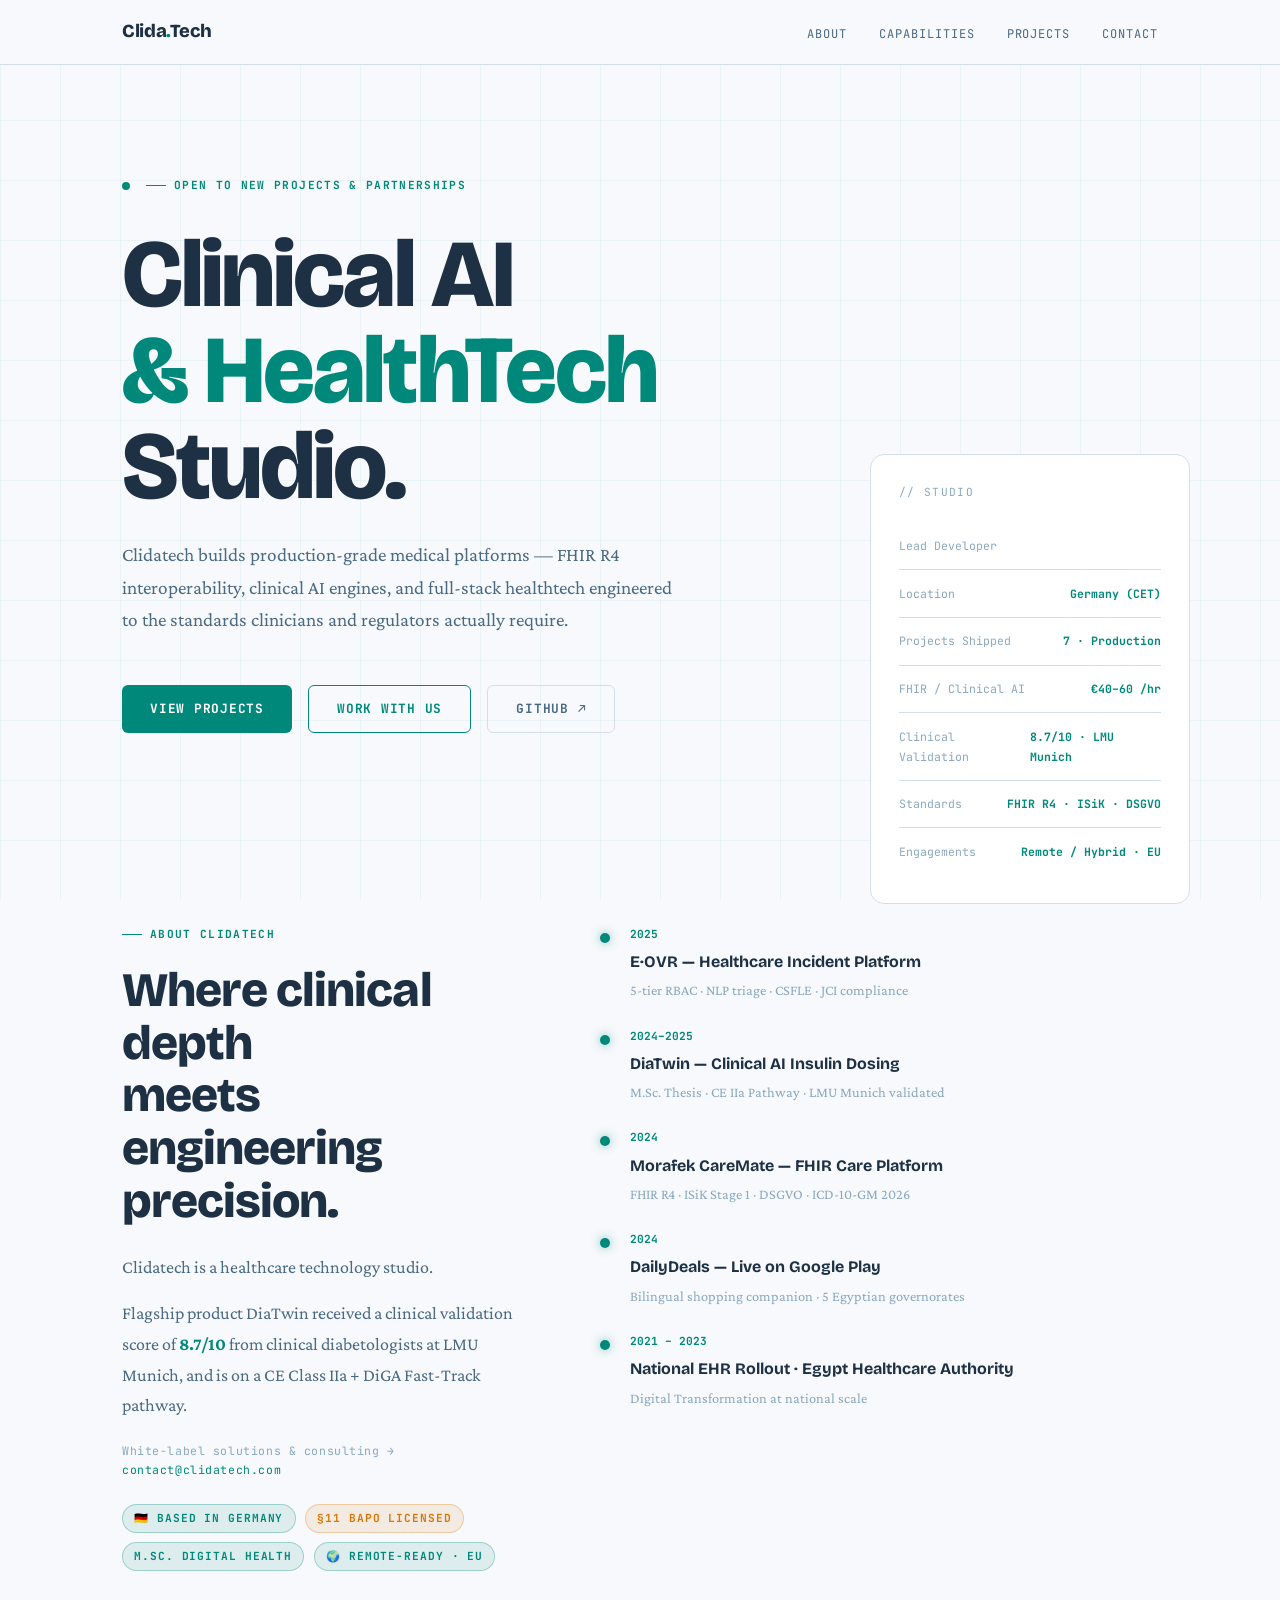
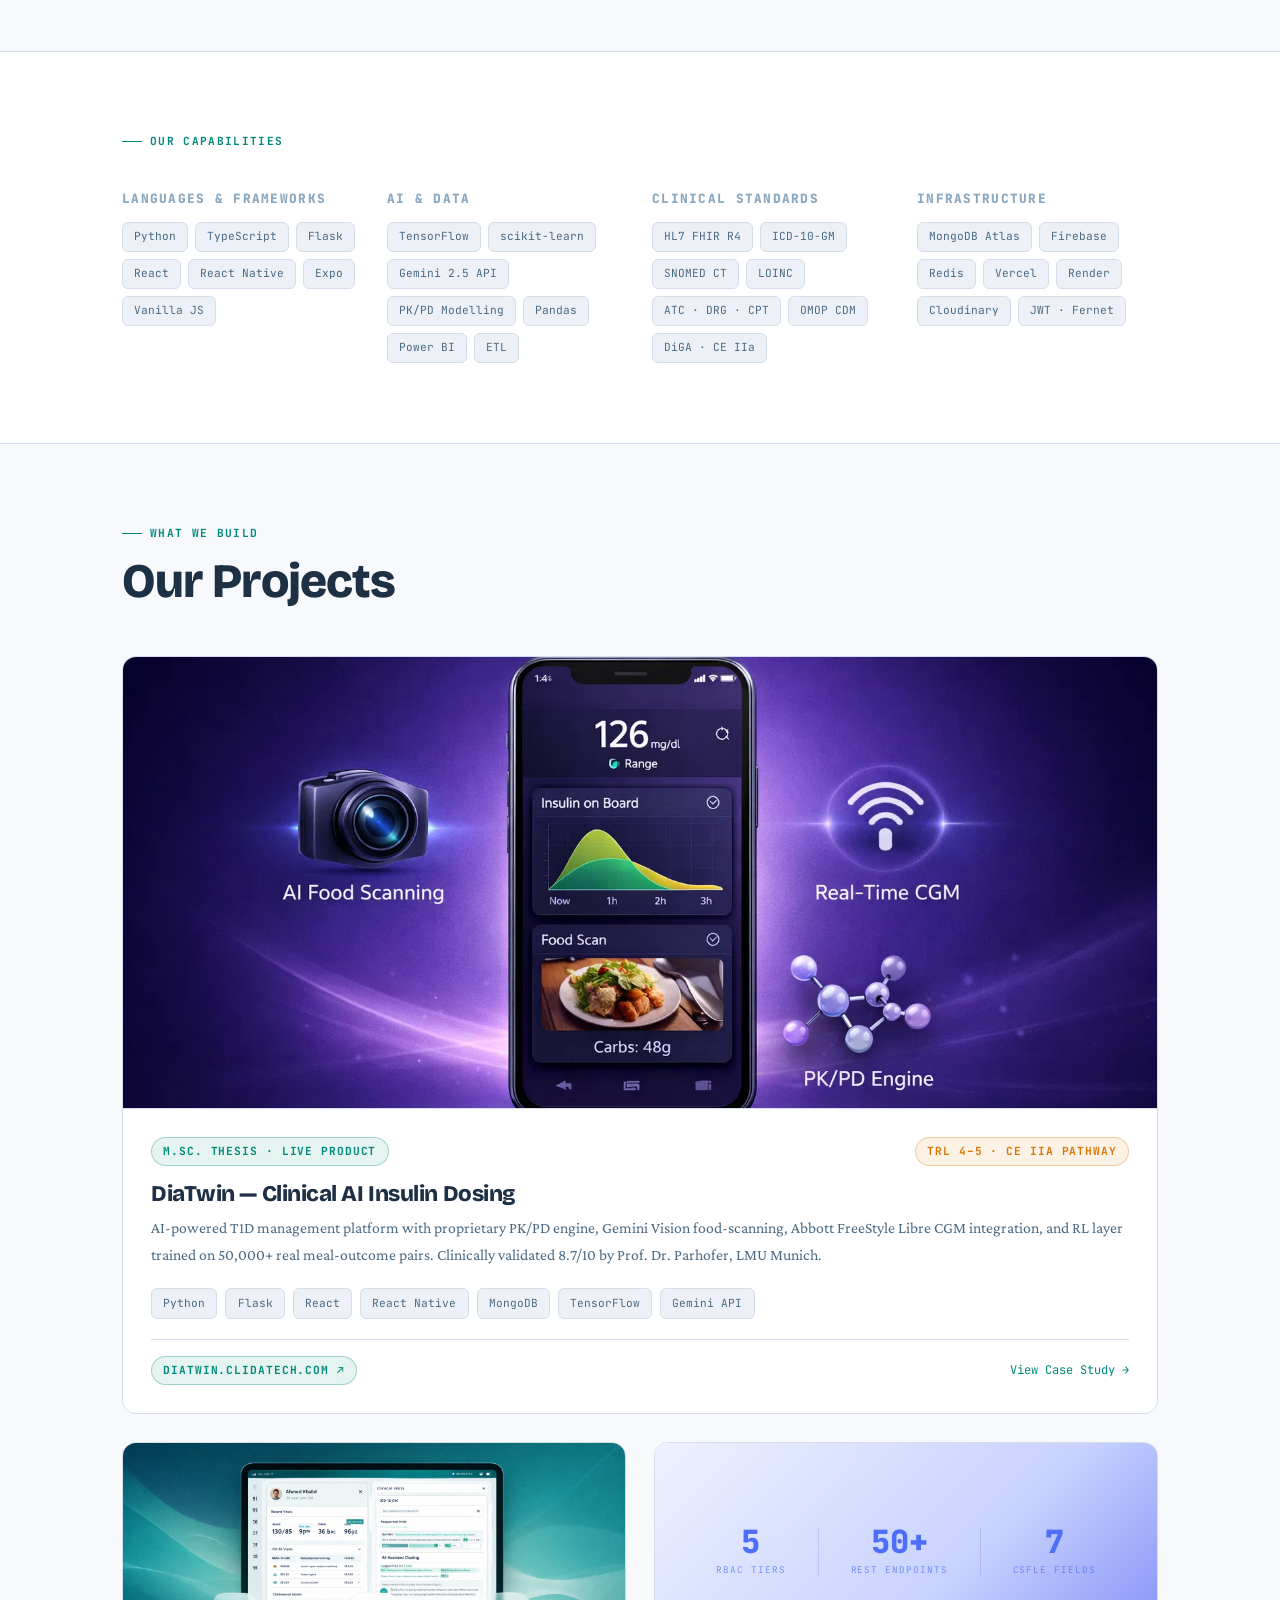
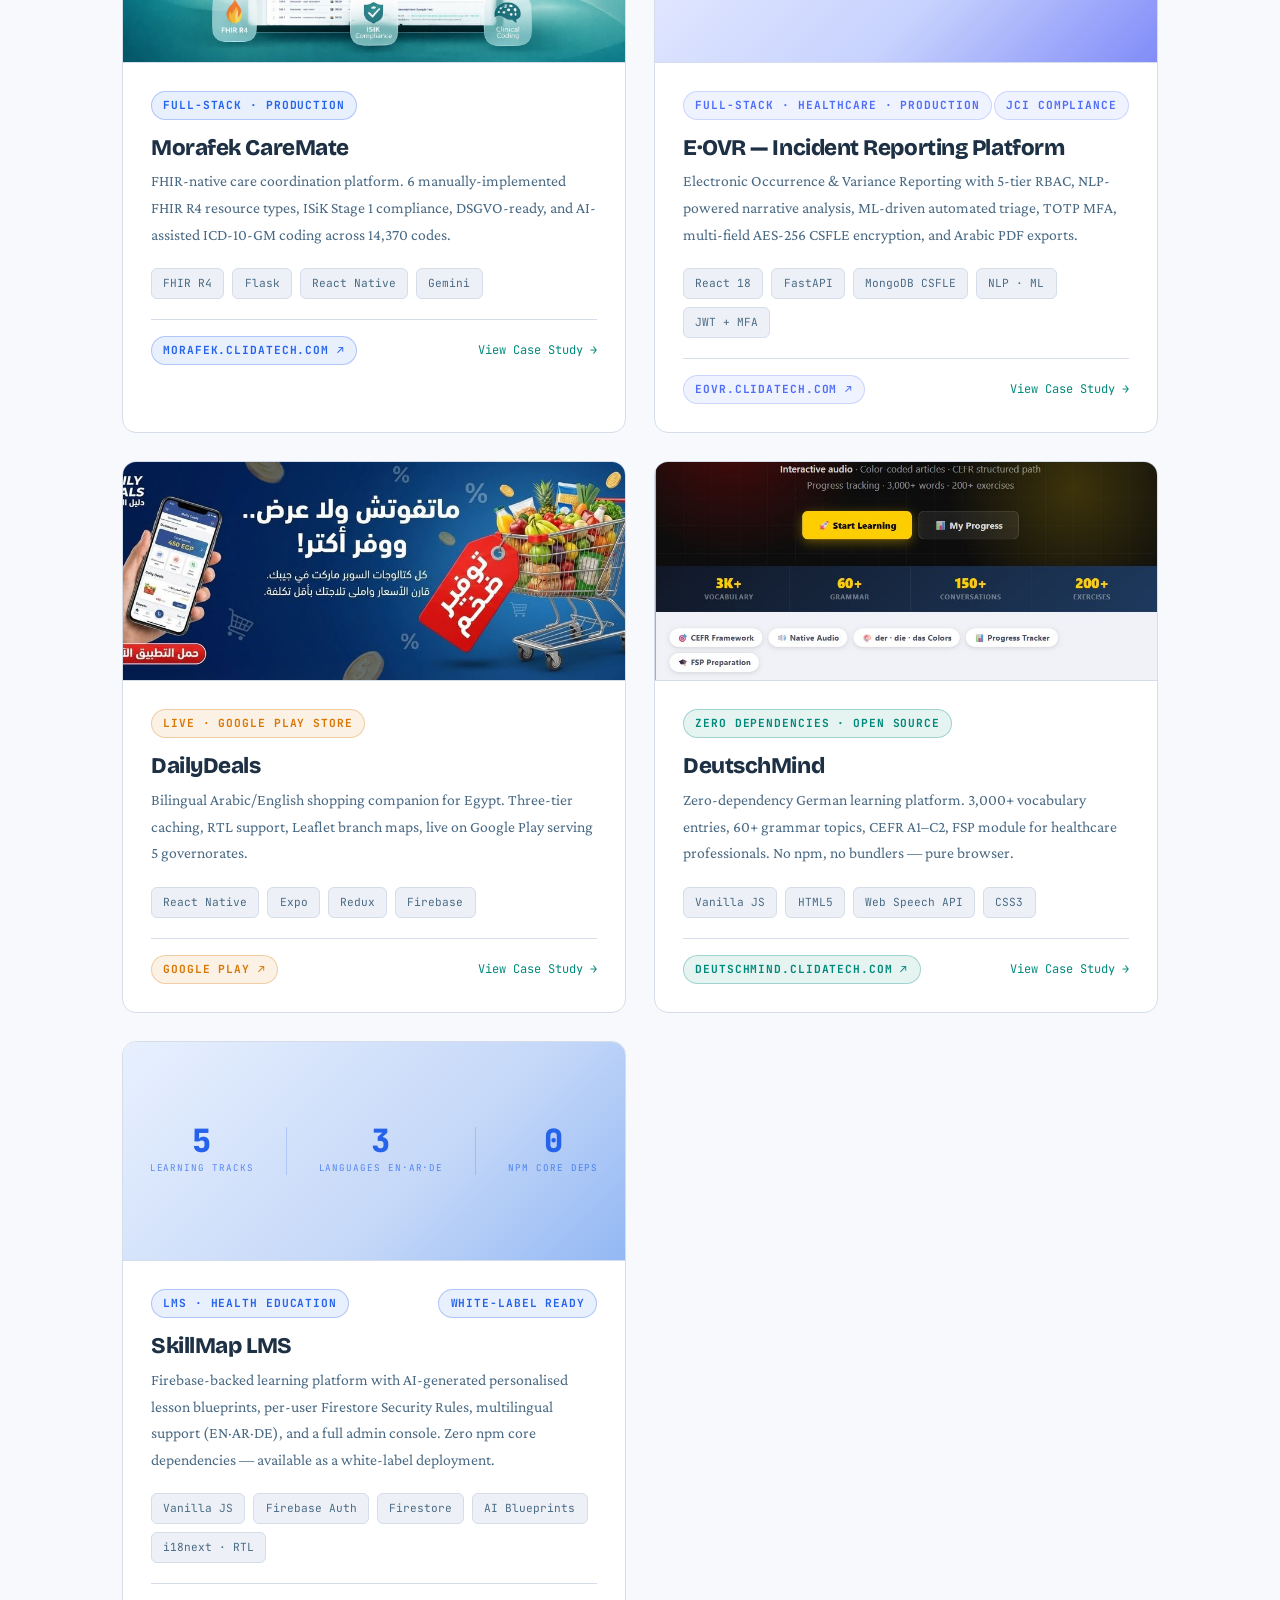
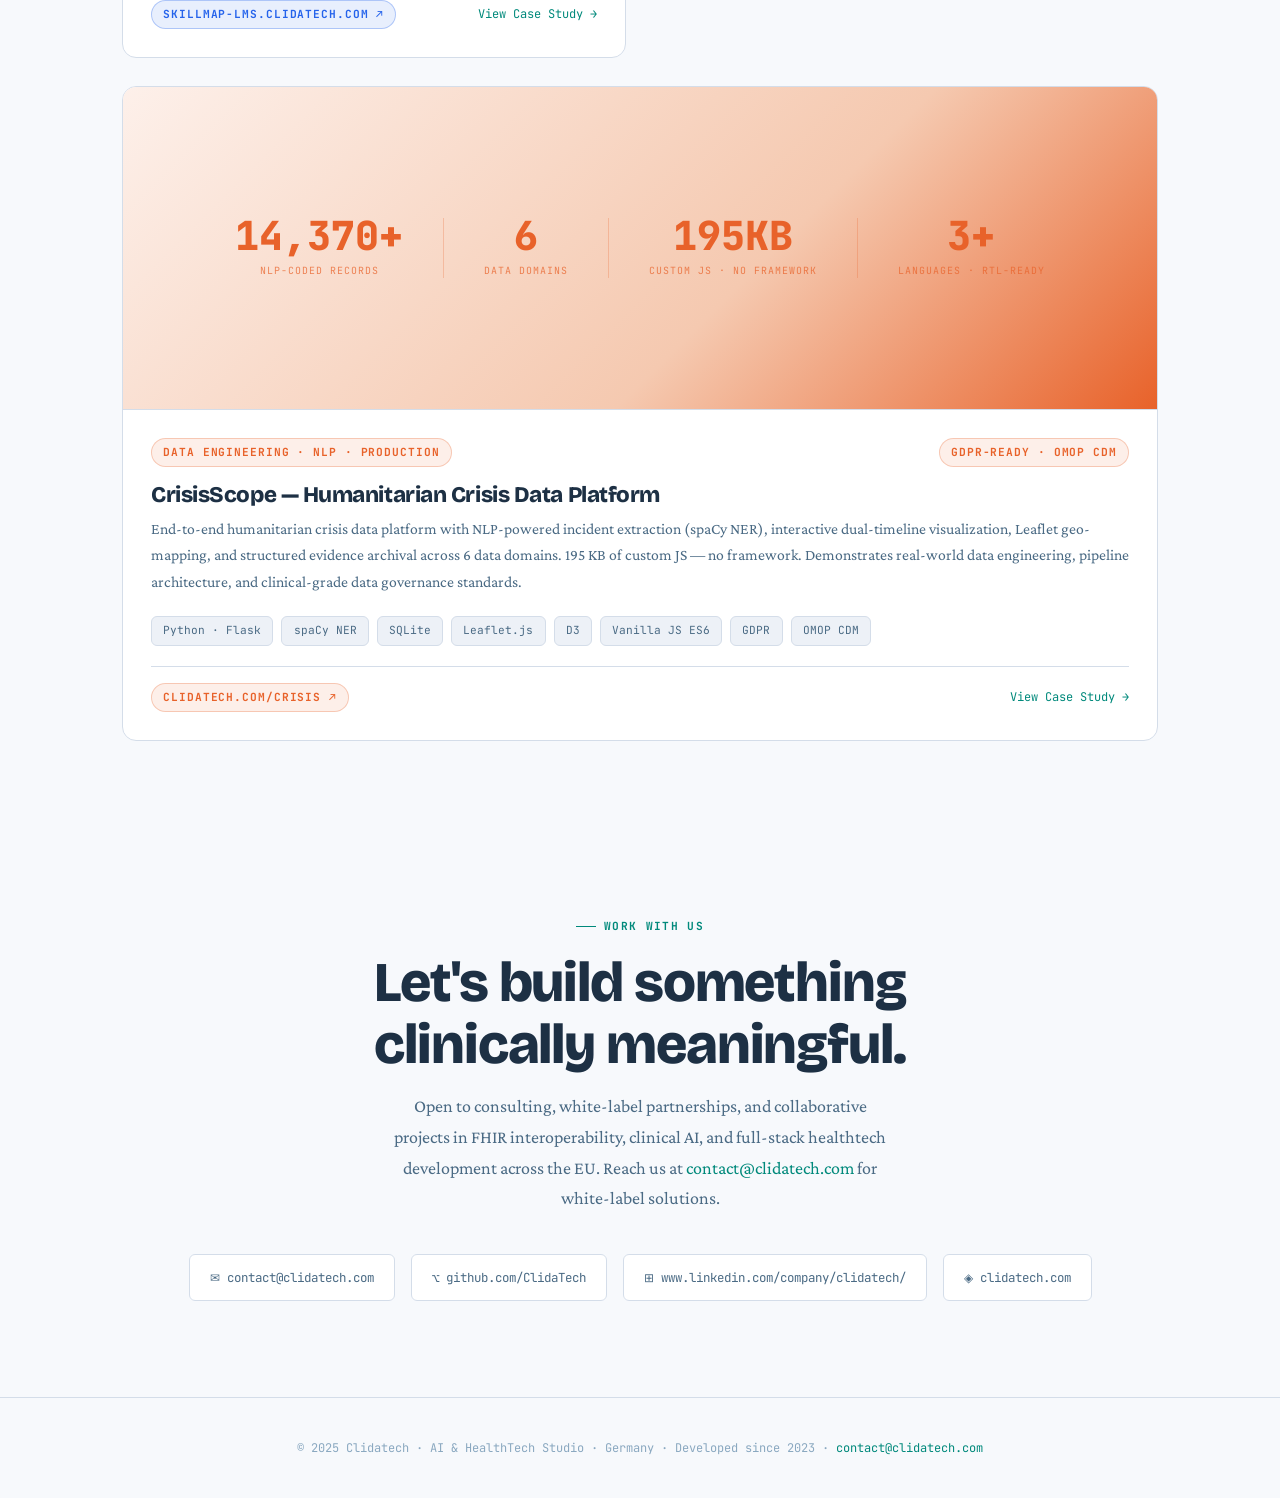
<file: index.html>
<!DOCTYPE html>
<html lang="en">
<head>
  <meta charset="UTF-8" />
  <meta name="viewport" content="width=device-width, initial-scale=1.0" />
  <title>Clidatech — AI & HealthTech Development Studio</title>
  <meta name="description" content="Clidatech builds production-grade medical platforms — FHIR R4 interoperability, clinical AI, and full-stack healthtech engineered to clinical standards." />
  <link rel="canonical" href="https://clidatech.com" />
  <meta property="og:title" content="Clidatech — AI &amp; HealthTech Studio" />
  <meta property="og:url" content="https://clidatech.com" />
  <meta property="og:description" content="Clidatech builds production-grade medical platforms — FHIR R4 interoperability, clinical AI, and full-stack healthtech engineered to clinical standards." />
  <meta property="og:type" content="website" />
  <link rel="stylesheet" href="style.css" />
  <style>
    /* ── Hero ─────────────────────────────── */
    .hero {
      padding: 11rem 0 7rem;
      position: relative;
    }

    .hero-eyebrow {
      display: flex;
      align-items: center;
      gap: 1rem;
      margin-bottom: 2rem;
    }

    .online-dot {
      width: 8px;
      height: 8px;
      border-radius: 50%;
      background: var(--teal);
      animation: pulse 2.5s ease infinite;
    }

    .hero h1 {
      font-size: clamp(3rem, 8vw, 6rem);
      margin-bottom: 1.5rem;
      line-height: 1;
    }

    .hero h1 em {
      font-style: normal;
      color: var(--teal);
    }

    .hero-sub {
      font-size: 1.2rem;
      color: var(--text-2);
      max-width: 560px;
      margin-bottom: 3rem;
    }

    .hero-cta {
      display: flex;
      flex-wrap: wrap;
      gap: 1rem;
    }

    /* Right-side floating card */
    .hero-card {
      position: absolute;
      right: 0;
      top: 50%;
      transform: translateY(-50%);
      width: 320px;
      background: var(--bg-2);
      border: 1px solid var(--border);
      border-radius: 14px;
      padding: 1.75rem;
    }

    .hero-card-title {
      font-family: var(--font-mono);
      font-size: .7rem;
      color: var(--text-3);
      letter-spacing: .12em;
      text-transform: uppercase;
      margin-bottom: 1.25rem;
    }

    .hero-stat-row {
      display: flex;
      justify-content: space-between;
      padding: .85rem 0;
      border-bottom: 1px solid var(--border);
    }

    .hero-stat-row:last-child { border-bottom: none; }

    .hero-stat-key {
      font-family: var(--font-mono);
      font-size: .72rem;
      color: var(--text-3);
    }

    .hero-stat-val {
      font-family: var(--font-mono);
      font-size: .72rem;
      color: var(--teal);
      font-weight: 700;
    }

    /* ── About ────────────────────────────── */
    .about-grid {
      display: grid;
      grid-template-columns: 1fr 1.4fr;
      gap: 5rem;
      gn-items: start;
    }

    .about-left h2 {
      font-size: clamp(2rem, 4vw, 3rem);
      margin-bottom: 1.5rem;
    }

    .about-left p {
      color: var(--text-2);
      margin-bottom: 1rem;
    }

    .badge-row {
      display: flex;
      flex-wrap: wrap;
      gap: .6rem;
      margin-top: 1.5rem;
    }

    .about-timeline {
      display: flex;
      flex-direction: column;
      gap: 1.5rem;
    }

    .timeline-item {
      display: flex;
      gap: 1.25rem;
      align-items: flex-start;
    }

    .timeline-dot {
      width: 10px;
      height: 10px;
      border-radius: 50%;
      background: var(--teal);
      margin-top: .5rem;
      flex-shrink: 0;
      box-shadow: 0 0 10px rgba(0,137,123,.5);
    }

    .timeline-year {
      font-family: var(--font-mono);
      font-size: .7rem;
      color: var(--teal);
      margin-bottom: .25rem;
      font-weight: 700;
    }

    .timeline-title {
      font-family: var(--font-head);
      font-weight: 700;
      font-size: 1rem;
      color: var(--white);
      margin-bottom: .2rem;
    }

    .timeline-org {
      font-size: .9rem;
      color: var(--text-3);
    }

    /* ── Skills ───────────────────────────── */
    .skills-section { background: var(--bg-2); border-top: 1px solid var(--border); border-bottom: 1px solid var(--border); }

    .skills-grid {
      display: grid;
      grid-template-columns: repeat(auto-fit, minmax(220px, 1fr));
      gap: 1.5rem;
    }

    .skill-group h4 {
      font-size: .8rem;
      font-family: var(--font-mono);
      color: var(--text-3);
      letter-spacing: .1em;
      text-transform: uppercase;
      margin-bottom: 1rem;
    }

    .skill-group .chips { gap: .4rem; }

    /* ── Projects ─────────────────────────── */
    .projects-grid {
      display: grid;
      grid-template-columns: repeat(2, 1fr);
      gap: 1.75rem;
    }

    .project-card {
      background: var(--bg-2);
      border: 1px solid var(--border);
      border-radius: 14px;
      overflow: hidden;
      transition: all .35s;
      text-decoration: none;
      display: block;
    }

    .project-card:hover {
      border-color: var(--teal-dim);
      transform: translateY(-6px);
      box-shadow: var(--glow);
    }

    .project-card.featured {
      grid-column: 1 / -1;
    }

    .project-thumb {
      width: 100%;
      aspect-ratio: 16/7;
      background: var(--bg-3);
      border-bottom: 1px solid var(--border);
      display: flex;
      align-items: center;
      justify-content: center;
      position: relative;
      overflow: hidden;
    }

    .project-thumb-inner {
      font-family: var(--font-mono);
      font-size: .7rem;
      color: var(--text-3);
      text-align: center;
    }

    .project-thumb-icon {
      font-size: 2.5rem;
      margin-bottom: .5rem;
      display: block;
    }

    /* Gradient accents per project */
    .project-card[data-color="teal"] .project-thumb {
      background: linear-gradient(135deg, #e8f5f3 0%, #b2dfdb 60%, #80cbc4 100%);
    }
    .project-card[data-color="blue"] .project-thumb {
      background: linear-gradient(135deg, #e8f0fe 0%, #c5d8f8 60%, #93b8f4 100%);
    }
    .project-card[data-color="amber"] .project-thumb {
      background: linear-gradient(135deg, #fef9e8 0%, #fde8b0 60%, #fcd57a 100%);
    }
    .project-card[data-color="green"] .project-thumb {
      background: linear-gradient(135deg, #e8f5e9 0%, #b3ddb6 60%, #81c784 100%);
    }
    .project-card[data-color="crisis"] .project-thumb {
      background: linear-gradient(135deg, #fdf0ea 0%, #f5c9b0 60%, #e8622a 100%);
    }
    .project-card[data-color="indigo"] .project-thumb {
      background: linear-gradient(135deg, #eef1ff 0%, #c7d2fe 60%, #818cf8 100%);
    }

    .project-body {
      padding: 1.75rem;
    }

    .project-meta {
      display: flex;
      align-items: center;
      justify-content: space-between;
      margin-bottom: 1rem;
    }

    .project-body h3 {
      font-size: 1.4rem;
      margin-bottom: .5rem;
      color: var(--white);
    }

    .project-body p {
      font-size: .98rem;
      color: var(--text-2);
      margin-bottom: 1.25rem;
    }

    .project-footer {
      display: flex;
      align-items: center;
      justify-content: space-between;
      padding-top: 1rem;
      border-top: 1px solid var(--border);
    }

    .project-arrow {
      font-family: var(--font-mono);
      font-size: .75rem;
      color: var(--teal);
      display: flex;
      align-items: center;
      gap: .4rem;
    }

    /* ── Contact ──────────────────────────── */
    .contact-section {
      text-align: center;
      padding: 6rem 0;
    }

    .contact-section h2 {
      font-size: clamp(2rem, 5vw, 3.5rem);
      margin-bottom: 1rem;
    }

    .contact-section p {
      color: var(--text-2);
      max-width: 500px;
      margin: 0 auto 2.5rem;
    }

    .contact-links {
      display: flex;
      justify-content: center;
      flex-wrap: wrap;
      gap: 1rem;
    }

    .contact-item {
      display: flex;
      align-items: center;
      gap: .5rem;
      font-family: var(--font-mono);
      font-size: .78rem;
      color: var(--text-2);
      background: var(--bg-2);
      border: 1px solid var(--border);
      border-radius: var(--radius);
      padding: .75rem 1.25rem;
      transition: all .25s;
    }

    .contact-item:hover {
      color: var(--teal);
      border-color: var(--teal-dim);
      transform: translateY(-2px);
    }

    @media (max-width: 900px) {
      .about-grid { grid-template-columns: 1fr; gap: 3rem; }
      .projects-grid { grid-template-columns: 1fr; }
      .project-card.featured { grid-column: auto; }
      .hero-card { display: none; }
      .hero h1 { font-size: 2.8rem; }
    }
  </style>
</head>
<body>

  <!-- NAV -->
  <nav>
    <div class="nav-inner">
      <div class="nav-logo">Clida<span>.</span>Tech</div>
      <ul class="nav-links">
        <li><a href="#about">About</a></li>
        <li><a href="#skills">Capabilities</a></li>
        <li><a href="#projects">Projects</a></li>
        <li><a href="#contact">Contact</a></li>
      </ul>
    </div>
  </nav>

  <!-- HERO -->
  <section class="hero">
    <div class="container" style="position:relative;">
      <div class="hero-eyebrow fade-up">
        <div class="online-dot"></div>
        <span class="label" style="margin:0; font-size:.7rem;">Open to New Projects &amp; Partnerships</span>
      </div>

      <h1 class="fade-up-2">
        Clinical AI<br>
        <em>&amp; HealthTech</em><br>
        Studio.
      </h1>

      <p class="hero-sub fade-up-3">
        Clidatech builds production-grade medical platforms — FHIR R4 interoperability,
        clinical AI engines, and full-stack healthtech engineered to the standards
        clinicians and regulators actually require.
      </p>

      <div class="hero-cta fade-up-4">
        <a href="#projects" class="btn btn-primary">View Projects</a>
        <a href="#contact" class="btn btn-outline">Work With Us</a>
        <a href="https://github.com/aliattia02" target="_blank" rel="noopener" class="btn btn-ghost">GitHub ↗</a>
      </div>

      <div class="hero-card fade-up-4">
        <div class="hero-card-title">// Studio</div>
        <div class="hero-stat-row">
          <span class="hero-stat-key">Lead Developer</span>
        </div>
        <div class="hero-stat-row">
          <span class="hero-stat-key">Location</span>
          <span class="hero-stat-val">Germany (CET)</span>
        </div>
        <div class="hero-stat-row">
          <span class="hero-stat-key">Projects Shipped</span>
          <span class="hero-stat-val">7 · Production</span>
        </div>
        <div class="hero-stat-row">
          <span class="hero-stat-key">FHIR / Clinical AI</span>
          <span class="hero-stat-val">€40–60 /hr</span>
        </div>
        <div class="hero-stat-row">
          <span class="hero-stat-key">Clinical Validation</span>
          <span class="hero-stat-val">8.7/10 · LMU Munich</span>
        </div>
        <div class="hero-stat-row">
          <span class="hero-stat-key">Standards</span>
          <span class="hero-stat-val">FHIR R4 · ISiK · DSGVO</span>
        </div>
        <div class="hero-stat-row">
          <span class="hero-stat-key">Engagements</span>
          <span class="hero-stat-val">Remote / Hybrid · EU</span>
        </div>
      </div>
    </div>
  </section>

  <!-- ABOUT -->
  <section id="about">
    <div class="container">
      <div class="about-grid">
        <div class="about-left">
          <div class="label" style="margin-bottom:1.25rem;">About Clidatech</div>
          <h2>Where clinical depth<br>meets engineering precision.</h2>
          <p>
            Clidatech is a healthcare technology studio. 
          </p>
          <p>
            Flagship product DiaTwin received a clinical validation score of
            <strong style="color:var(--teal)">8.7/10</strong> from clinical diabetologists
            at LMU Munich, and is on a CE Class IIa + DiGA Fast-Track pathway.
          </p>
          <p style="color:var(--text-3); font-family:var(--font-mono); font-size:.72rem; margin-top:1.25rem; letter-spacing:.05em;">
            White-label solutions &amp; consulting → <a href="mailto:contact@clidatech.com" style="color:var(--teal);">contact@clidatech.com</a>
          </p>
          <div class="badge-row">
            <span class="tag">🇩🇪 Based in Germany</span>
            <span class="tag amber">§11 BApO Licensed</span>
            <span class="tag">M.Sc. Digital Health</span>
            <span class="tag">🌍 Remote-Ready · EU</span>
          </div>
        </div>

        <div class="about-timeline">
          <div class="timeline-item">
            <div class="timeline-dot"></div>
            <div>
              <div class="timeline-year">2025</div>
              <div class="timeline-title">E·OVR — Healthcare Incident Platform</div>
              <div class="timeline-org">5-tier RBAC · NLP triage · CSFLE · JCI compliance</div>
            </div>
          </div>
          <div class="timeline-item">
            <div class="timeline-dot"></div>
            <div>
              <div class="timeline-year">2024–2025</div>
              <div class="timeline-title">DiaTwin — Clinical AI Insulin Dosing</div>
              <div class="timeline-org">M.Sc. Thesis · CE IIa Pathway · LMU Munich validated</div>
            </div>
          </div>
          <div class="timeline-item">
            <div class="timeline-dot"></div>
            <div>
              <div class="timeline-year">2024</div>
              <div class="timeline-title">Morafek CareMate — FHIR Care Platform</div>
              <div class="timeline-org">FHIR R4 · ISiK Stage 1 · DSGVO · ICD-10-GM 2026</div>
            </div>
          </div>
          <div class="timeline-item">
            <div class="timeline-dot"></div>
            <div>
              <div class="timeline-year">2024</div>
              <div class="timeline-title">DailyDeals — Live on Google Play</div>
              <div class="timeline-org">Bilingual shopping companion · 5 Egyptian governorates</div>
            </div>
          </div>
          <div class="timeline-item">
            <div class="timeline-dot"></div>
            <div>
              <div class="timeline-year">2021 – 2023</div>
              <div class="timeline-title">National EHR Rollout · Egypt Healthcare Authority</div>
              <div class="timeline-org">Digital Transformation at national scale</div>
            </div>
          </div>
        </div>
      </div>
    </div>
  </section>

  <!-- SKILLS -->
  <section id="skills" class="skills-section">
    <div class="container">
      <div class="label" style="margin-bottom:2.5rem;">Our Capabilities</div>
      <div class="skills-grid">
        <div class="skill-group">
          <h4>Languages &amp; Frameworks</h4>
          <div class="chips">
            <span class="chip">Python</span>
            <span class="chip">TypeScript</span>
            <span class="chip">Flask</span>
            <span class="chip">React</span>
            <span class="chip">React Native</span>
            <span class="chip">Expo</span>
            <span class="chip">Vanilla JS</span>
          </div>
        </div>
        <div class="skill-group">
          <h4>AI &amp; Data</h4>
          <div class="chips">
            <span class="chip">TensorFlow</span>
            <span class="chip">scikit-learn</span>
            <span class="chip">Gemini 2.5 API</span>
            <span class="chip">PK/PD Modelling</span>
            <span class="chip">Pandas</span>
            <span class="chip">Power BI</span>
            <span class="chip">ETL</span>
          </div>
        </div>
        <div class="skill-group">
          <h4>Clinical Standards</h4>
          <div class="chips">
            <span class="chip">HL7 FHIR R4</span>
            <span class="chip">ICD-10-GM</span>
            <span class="chip">SNOMED CT</span>
            <span class="chip">LOINC</span>
            <span class="chip">ATC · DRG · CPT</span>
            <span class="chip">OMOP CDM</span>
            <span class="chip">DiGA · CE IIa</span>
          </div>
        </div>
        <div class="skill-group">
          <h4>Infrastructure</h4>
          <div class="chips">
            <span class="chip">MongoDB Atlas</span>
            <span class="chip">Firebase</span>
            <span class="chip">Redis</span>
            <span class="chip">Vercel</span>
            <span class="chip">Render</span>
            <span class="chip">Cloudinary</span>
            <span class="chip">JWT · Fernet</span>
          </div>
        </div>
      </div>
    </div>
  </section>

  <!-- PROJECTS -->
  <section id="projects">
    <div class="container">
      <div class="label" style="margin-bottom:.75rem;">What We Build</div>
      <h2 style="font-size:clamp(2rem,4vw,3rem); margin-bottom:3rem;">Our Projects</h2>

      <div class="projects-grid">

        <!-- DiaTwin — featured -->
        <a href="diatwin.html" class="project-card featured" data-color="teal">
          <div class="project-thumb">
            <img src="docs/screenshots/diatwin/diatwin-hero.png" alt="DiaTwin — Clinical AI Insulin Dosing" style="width:100%;height:100%;object-fit:cover;">
          </div>
          <div class="project-body">
            <div class="project-meta">
              <span class="tag">M.Sc. Thesis · Live Product</span>
              <span class="tag amber">TRL 4–5 · CE IIa Pathway</span>
            </div>
            <h3>DiaTwin — Clinical AI Insulin Dosing</h3>
            <p>
              AI-powered T1D management platform with proprietary PK/PD engine, Gemini Vision
              food-scanning, Abbott FreeStyle Libre CGM integration, and RL layer trained on
              50,000+ real meal-outcome pairs. Clinically validated 8.7/10 by Prof. Dr. Parhofer, LMU Munich.
            </p>
            <div class="chips" style="margin-bottom:1.25rem;">
              <span class="chip">Python</span><span class="chip">Flask</span><span class="chip">React</span>
              <span class="chip">React Native</span><span class="chip">MongoDB</span>
              <span class="chip">TensorFlow</span><span class="chip">Gemini API</span>
            </div>
            <div class="project-footer">
              <div class="chips">
                <span class="tag">diatwin.clidatech.com ↗</span>
              </div>
              <span class="project-arrow">View Case Study →</span>
            </div>
          </div>
        </a>

        <!-- Morafek CareMate -->
        <a href="morafek.html" class="project-card" data-color="blue">
          <div class="project-thumb">
            <img src="docs/screenshots/morafek/morafek-doctor-dashboard.png" alt="Morafek CareMate — Doctor Dashboard" style="width:100%;height:100%;object-fit:cover;">
          </div>
          <div class="project-body">
            <div class="project-meta">
              <span class="tag blue">Full-Stack · Production</span>
            </div>
            <h3>Morafek CareMate</h3>
            <p>
              FHIR-native care coordination platform. 6 manually-implemented FHIR R4 resource types,
              ISiK Stage 1 compliance, DSGVO-ready, and AI-assisted ICD-10-GM coding across 14,370 codes.
            </p>
            <div class="chips" style="margin-bottom:1.25rem;">
              <span class="chip">FHIR R4</span><span class="chip">Flask</span>
              <span class="chip">React Native</span><span class="chip">Gemini</span>
            </div>
            <div class="project-footer">
              <span class="tag blue">morafek.clidatech.com ↗</span>
              <span class="project-arrow">View Case Study →</span>
            </div>
          </div>
        </a>

        <!-- E·OVR -->
        <a href="eovr.html" class="project-card" data-color="indigo">
          <div class="project-thumb">
            <div style="position:absolute;inset:0;display:flex;align-items:center;justify-content:center;gap:2rem;padding:1.5rem;flex-wrap:wrap;">
              <div style="text-align:center;">
                <div style="font-family:'JetBrains Mono',monospace;font-size:2rem;font-weight:800;color:#4f6ef7;line-height:1;">5</div>
                <div style="font-family:'JetBrains Mono',monospace;font-size:.58rem;color:rgba(79,110,247,.7);letter-spacing:.1em;text-transform:uppercase;margin-top:.3rem;">RBAC Tiers</div>
              </div>
              <div style="width:1px;height:48px;background:rgba(79,110,247,.2);"></div>
              <div style="text-align:center;">
                <div style="font-family:'JetBrains Mono',monospace;font-size:2rem;font-weight:800;color:#4f6ef7;line-height:1;">50+</div>
                <div style="font-family:'JetBrains Mono',monospace;font-size:.58rem;color:rgba(79,110,247,.7);letter-spacing:.1em;text-transform:uppercase;margin-top:.3rem;">REST Endpoints</div>
              </div>
              <div style="width:1px;height:48px;background:rgba(79,110,247,.2);"></div>
              <div style="text-align:center;">
                <div style="font-family:'JetBrains Mono',monospace;font-size:2rem;font-weight:800;color:#4f6ef7;line-height:1;">7</div>
                <div style="font-family:'JetBrains Mono',monospace;font-size:.58rem;color:rgba(79,110,247,.7);letter-spacing:.1em;text-transform:uppercase;margin-top:.3rem;">CSFLE Fields</div>
              </div>
            </div>
          </div>
          <div class="project-body">
            <div class="project-meta">
              <span class="tag" style="background:rgba(79,110,247,.09);color:#4f6ef7;border-color:rgba(79,110,247,.22);">Full-Stack · Healthcare · Production</span>
              <span class="tag" style="background:rgba(79,110,247,.09);color:#4f6ef7;border-color:rgba(79,110,247,.22);">JCI Compliance</span>
            </div>
            <h3>E·OVR — Incident Reporting Platform</h3>
            <p>
              Electronic Occurrence &amp; Variance Reporting with 5-tier RBAC, NLP-powered
              narrative analysis, ML-driven automated triage, TOTP MFA, multi-field AES-256
              CSFLE encryption, and Arabic PDF exports.
            </p>
            <div class="chips" style="margin-bottom:1.25rem;">
              <span class="chip">React 18</span><span class="chip">FastAPI</span>
              <span class="chip">MongoDB CSFLE</span><span class="chip">NLP · ML</span>
              <span class="chip">JWT + MFA</span>
            </div>
            <div class="project-footer">
              <span class="tag" style="background:rgba(79,110,247,.09);color:#4f6ef7;border-color:rgba(79,110,247,.22);">eovr.clidatech.com ↗</span>
              <span class="project-arrow">View Case Study →</span>
            </div>
          </div>
        </a>

        <!-- DailyDeals -->
        <a href="dailydeals.html" class="project-card" data-color="amber">
          <div class="project-thumb">
            <img src="docs/screenshots/dailydeals/dailydeals-hero.png" alt="DailyDeals — Smart Shopping Companion" style="width:100%;height:100%;object-fit:cover;">
          </div>
          <div class="project-body">
            <div class="project-meta">
              <span class="tag amber">Live · Google Play Store</span>
            </div>
            <h3>DailyDeals</h3>
            <p>
              Bilingual Arabic/English shopping companion for Egypt. Three-tier caching,
              RTL support, Leaflet branch maps, live on Google Play serving 5 governorates.
            </p>
            <div class="chips" style="margin-bottom:1.25rem;">
              <span class="chip">React Native</span><span class="chip">Expo</span>
              <span class="chip">Redux</span><span class="chip">Firebase</span>
            </div>
            <div class="project-footer">
              <span class="tag amber">Google Play ↗</span>
              <span class="project-arrow">View Case Study →</span>
            </div>
          </div>
        </a>

        <!-- DeutschMind -->
        <a href="deutschmind.html" class="project-card" data-color="green">
          <div class="project-thumb">
            <img src="docs/screenshots/deutschmind/deutschmind-hero.png" alt="DeutschMind — German Learning Platform" style="width:100%;height:100%;object-fit:cover;">
          </div>
          <div class="project-body">
            <div class="project-meta">
              <span class="tag">Zero Dependencies · Open Source</span>
            </div>
            <h3>DeutschMind</h3>
            <p>
              Zero-dependency German learning platform. 3,000+ vocabulary entries, 60+ grammar topics,
              CEFR A1–C2, FSP module for healthcare professionals. No npm, no bundlers — pure browser.
            </p>
            <div class="chips" style="margin-bottom:1.25rem;">
              <span class="chip">Vanilla JS</span><span class="chip">HTML5</span>
              <span class="chip">Web Speech API</span><span class="chip">CSS3</span>
            </div>
            <div class="project-footer">
              <span class="tag">deutschmind.clidatech.com ↗</span>
              <span class="project-arrow">View Case Study →</span>
            </div>
          </div>
        </a>

        <!-- SkillMap LMS -->
        <a href="skillmap.html" class="project-card" data-color="blue">
          <div class="project-thumb">
            <div style="position:absolute;inset:0;display:flex;align-items:center;justify-content:center;gap:2rem;padding:1.5rem;flex-wrap:wrap;">
              <div style="text-align:center;">
                <div style="font-family:'JetBrains Mono',monospace;font-size:2rem;font-weight:800;color:#2563eb;line-height:1;">5</div>
                <div style="font-family:'JetBrains Mono',monospace;font-size:.58rem;color:rgba(37,99,235,.7);letter-spacing:.1em;text-transform:uppercase;margin-top:.3rem;">Learning Tracks</div>
              </div>
              <div style="width:1px;height:48px;background:rgba(37,99,235,.2);"></div>
              <div style="text-align:center;">
                <div style="font-family:'JetBrains Mono',monospace;font-size:2rem;font-weight:800;color:#2563eb;line-height:1;">3</div>
                <div style="font-family:'JetBrains Mono',monospace;font-size:.58rem;color:rgba(37,99,235,.7);letter-spacing:.1em;text-transform:uppercase;margin-top:.3rem;">Languages EN·AR·DE</div>
              </div>
              <div style="width:1px;height:48px;background:rgba(37,99,235,.2);"></div>
              <div style="text-align:center;">
                <div style="font-family:'JetBrains Mono',monospace;font-size:2rem;font-weight:800;color:#2563eb;line-height:1;">0</div>
                <div style="font-family:'JetBrains Mono',monospace;font-size:.58rem;color:rgba(37,99,235,.7);letter-spacing:.1em;text-transform:uppercase;margin-top:.3rem;">npm Core Deps</div>
              </div>
            </div>
          </div>
          <div class="project-body">
            <div class="project-meta">
              <span class="tag blue">LMS · Health Education</span>
              <span class="tag blue">White-label Ready</span>
            </div>
            <h3>SkillMap LMS</h3>
            <p>
              Firebase-backed learning platform with AI-generated personalised lesson blueprints,
              per-user Firestore Security Rules, multilingual support (EN·AR·DE), and a full
              admin console. Zero npm core dependencies — available as a white-label deployment.
            </p>
            <div class="chips" style="margin-bottom:1.25rem;">
              <span class="chip">Vanilla JS</span><span class="chip">Firebase Auth</span>
              <span class="chip">Firestore</span><span class="chip">AI Blueprints</span>
              <span class="chip">i18next · RTL</span>
            </div>
            <div class="project-footer">
              <span class="tag blue">skillmap-lms.clidatech.com ↗</span>
              <span class="project-arrow">View Case Study →</span>
            </div>
          </div>
        </a>

        <!-- CrisisScope — spans full width -->
        <a href="crisis.html" class="project-card" data-color="crisis" style="grid-column:1/-1;">
          <div class="project-thumb" style="aspect-ratio:16/5; position:relative; overflow:hidden;">
            <div style="position:absolute;inset:0;display:flex;align-items:center;justify-content:center;gap:2.5rem;padding:2rem;flex-wrap:wrap;">
              <div style="text-align:center;">
                <div style="font-family:'JetBrains Mono',monospace;font-size:2.5rem;font-weight:800;color:#e8622a;line-height:1;">14,370+</div>
                <div style="font-family:'JetBrains Mono',monospace;font-size:.62rem;color:rgba(232,98,42,.75);letter-spacing:.1em;text-transform:uppercase;margin-top:.4rem;">NLP-Coded Records</div>
              </div>
              <div style="width:1px;height:60px;background:rgba(232,98,42,.25);"></div>
              <div style="text-align:center;">
                <div style="font-family:'JetBrains Mono',monospace;font-size:2.5rem;font-weight:800;color:#e8622a;line-height:1;">6</div>
                <div style="font-family:'JetBrains Mono',monospace;font-size:.62rem;color:rgba(232,98,42,.75);letter-spacing:.1em;text-transform:uppercase;margin-top:.4rem;">Data Domains</div>
              </div>
              <div style="width:1px;height:60px;background:rgba(232,98,42,.25);"></div>
              <div style="text-align:center;">
                <div style="font-family:'JetBrains Mono',monospace;font-size:2.5rem;font-weight:800;color:#e8622a;line-height:1;">195KB</div>
                <div style="font-family:'JetBrains Mono',monospace;font-size:.62rem;color:rgba(232,98,42,.75);letter-spacing:.1em;text-transform:uppercase;margin-top:.4rem;">Custom JS · No Framework</div>
              </div>
              <div style="width:1px;height:60px;background:rgba(232,98,42,.25);"></div>
              <div style="text-align:center;">
                <div style="font-family:'JetBrains Mono',monospace;font-size:2.5rem;font-weight:800;color:#e8622a;line-height:1;">3+</div>
                <div style="font-family:'JetBrains Mono',monospace;font-size:.62rem;color:rgba(232,98,42,.75);letter-spacing:.1em;text-transform:uppercase;margin-top:.4rem;">Languages · RTL-Ready</div>
              </div>
            </div>
          </div>
          <div class="project-body">
            <div class="project-meta">
              <span class="tag" style="background:rgba(232,98,42,.1);color:#e8622a;border-color:rgba(232,98,42,.28);">Data Engineering · NLP · Production</span>
              <span class="tag" style="background:rgba(232,98,42,.1);color:#e8622a;border-color:rgba(232,98,42,.28);">GDPR-Ready · OMOP CDM</span>
            </div>
            <h3>CrisisScope — Humanitarian Crisis Data Platform</h3>
            <p>
              End-to-end humanitarian crisis data platform with NLP-powered incident extraction (spaCy NER),
              interactive dual-timeline visualization, Leaflet geo-mapping, and structured evidence archival
              across 6 data domains. 195 KB of custom JS — no framework. Demonstrates real-world data engineering,
              pipeline architecture, and clinical-grade data governance standards.
            </p>
            <div class="chips" style="margin-bottom:1.25rem;">
              <span class="chip">Python · Flask</span><span class="chip">spaCy NER</span>
              <span class="chip">SQLite</span><span class="chip">Leaflet.js</span>
              <span class="chip">D3</span><span class="chip">Vanilla JS ES6</span>
              <span class="chip">GDPR</span><span class="chip">OMOP CDM</span>
            </div>
            <div class="project-footer">
              <span class="tag" style="background:rgba(232,98,42,.1);color:#e8622a;border-color:rgba(232,98,42,.28);">clidatech.com/crisis ↗</span>
              <span class="project-arrow">View Case Study →</span>
            </div>
          </div>
        </a>

      </div>
    </div>
  </section>

  <!-- CONTACT -->
  <section id="contact" class="contact-section">
    <div class="container">
      <div class="label" style="margin-bottom:1rem; justify-content:center;">Work With Us</div>
      <h2>Let's build something<br>clinically meaningful.</h2>
      <p>
        Open to consulting, white-label partnerships, and collaborative projects in FHIR interoperability,
        clinical AI, and full-stack healthtech development across the EU.
        Reach us at <a href="mailto:contact@clidatech.com" style="color:var(--teal);">contact@clidatech.com</a> for white-label solutions.
      </p>
      <div class="contact-links">
        <a href="mailto:contact@clidatech.com" class="contact-item">
          ✉ contact@clidatech.com
        </a>
        <a href="https://github.com/ClidaTech" target="_blank" rel="noopener" class="contact-item">
          ⌥ github.com/ClidaTech
        </a>
        <a href="https://www.linkedin.com/company/clidatech/" target="_blank" rel="noopener" class="contact-item">
          ⊞ www.linkedin.com/company/clidatech/
        </a>
        <a href="https://clidatech.com" target="_blank" rel="noopener" class="contact-item">
          ◈ clidatech.com
        </a>
      </div>
    </div>
  </section>

  <footer>
    <div class="container">
      <p>© 2025 Clidatech · AI &amp; HealthTech Studio · Germany · Developed since 2023 · <a href="mailto:contact@clidatech.com">contact@clidatech.com</a></p>
    </div>
  </footer>

</body>
</html>
</file>
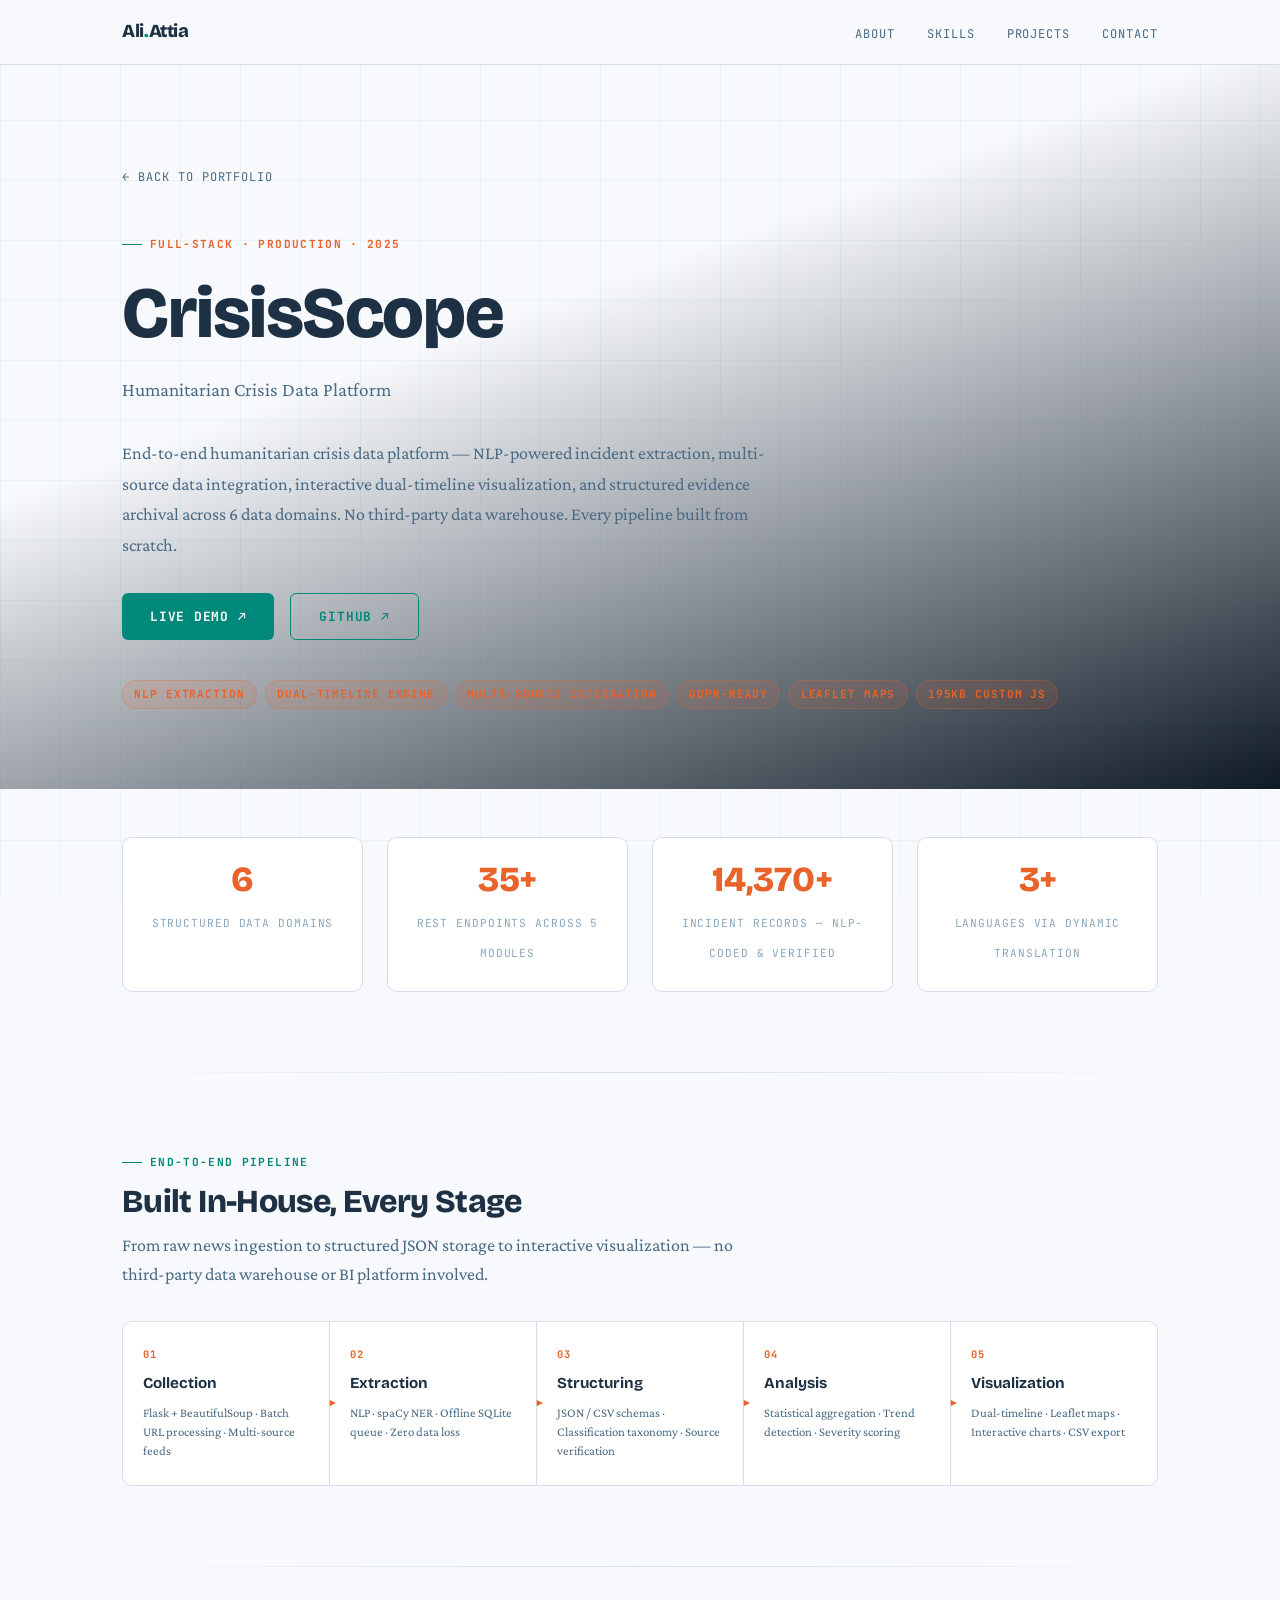
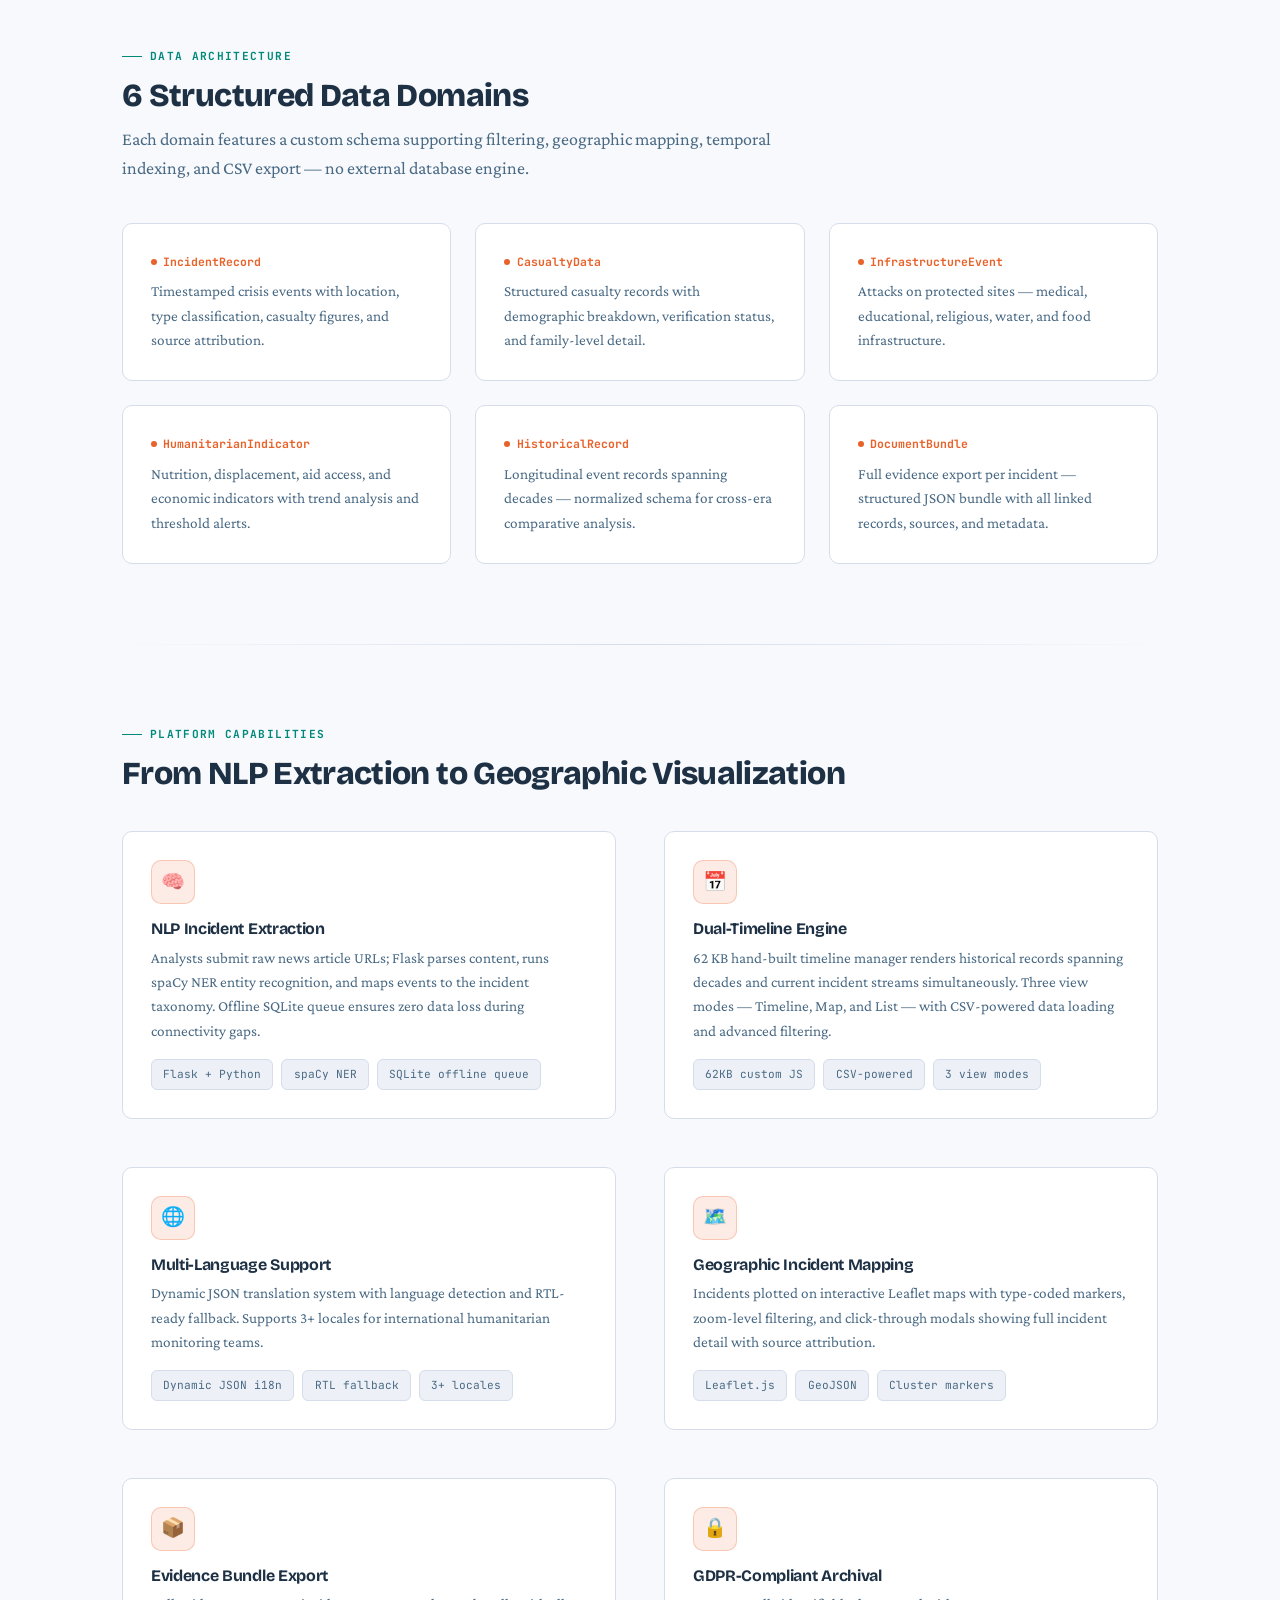
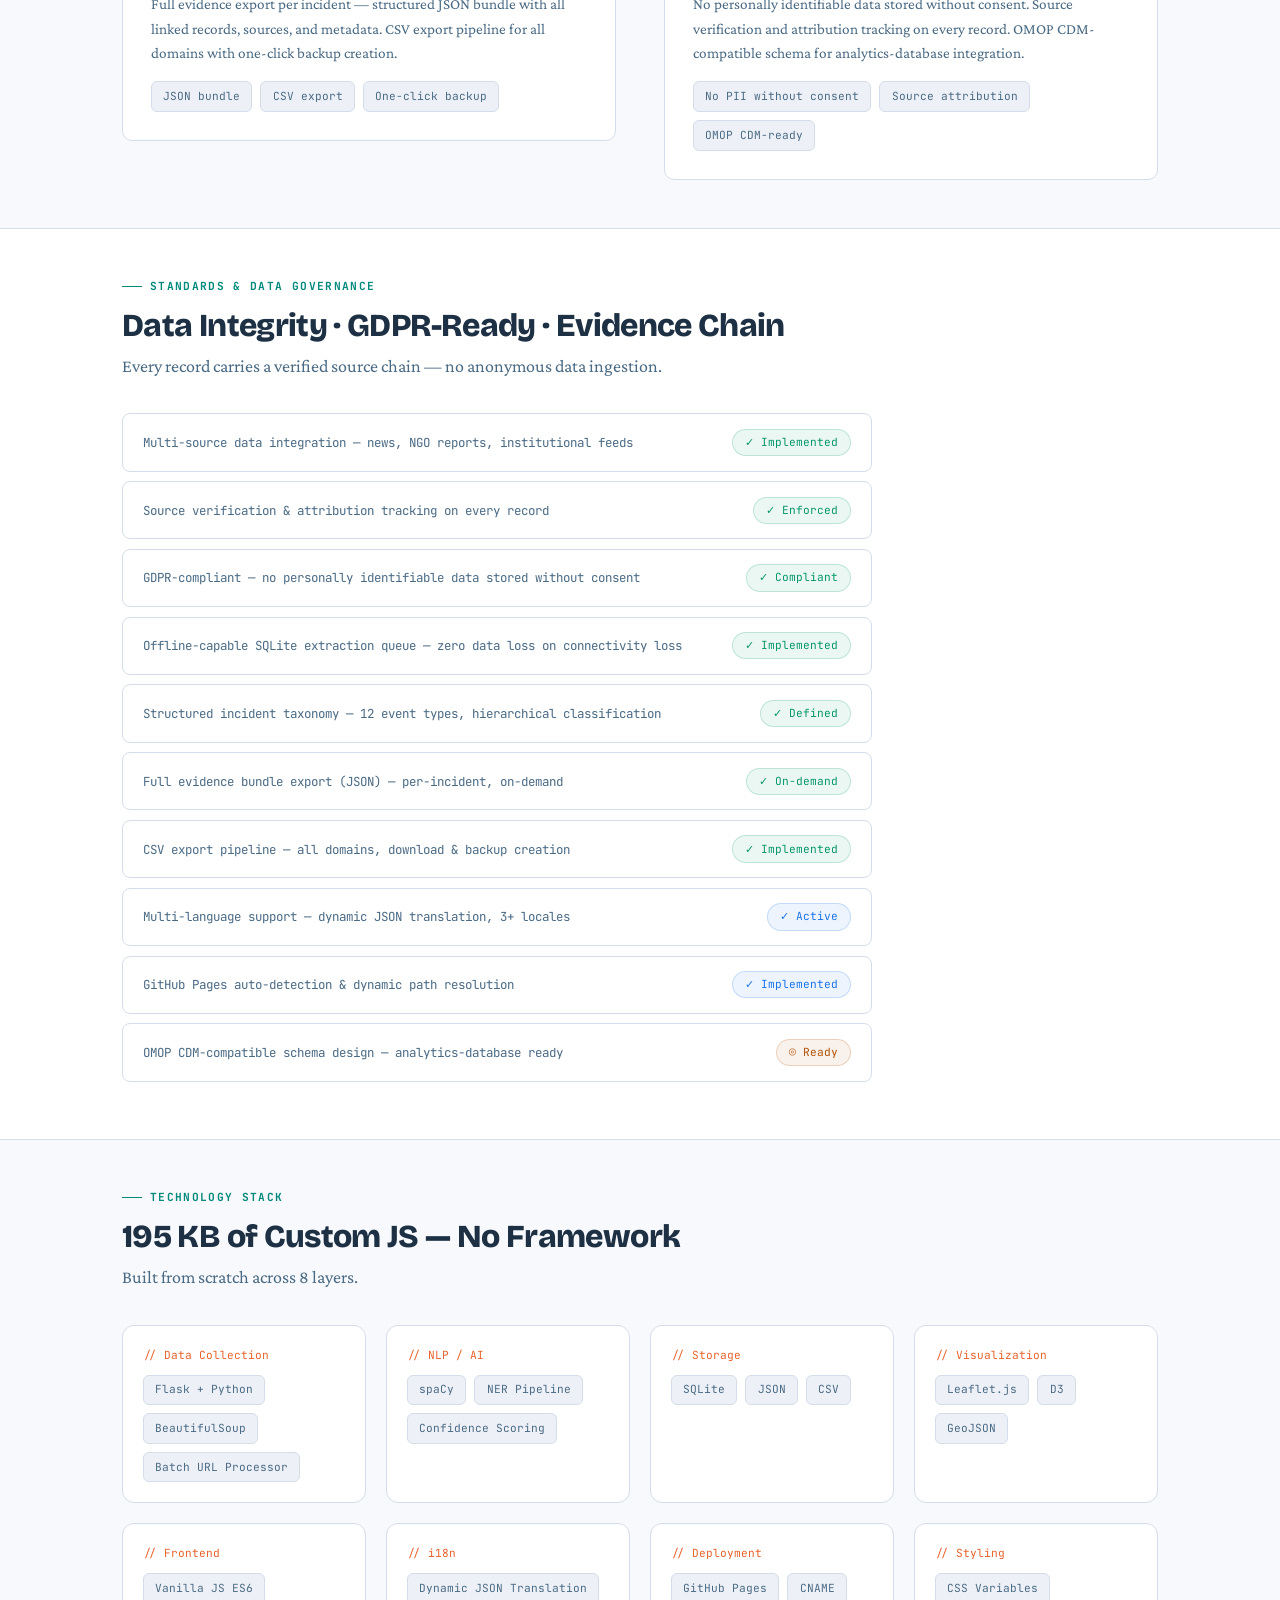
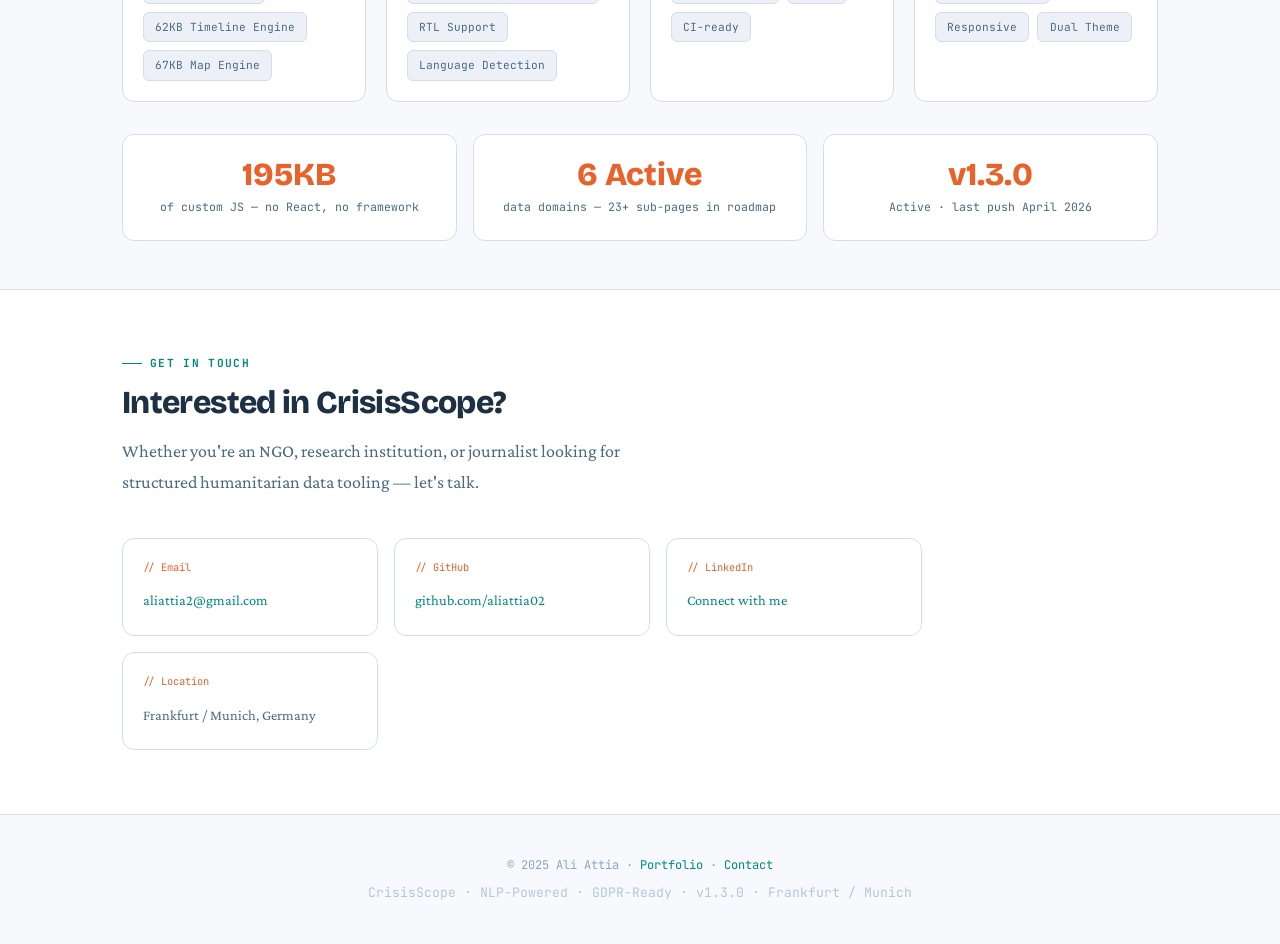
<file: crisis.html>
<!DOCTYPE html>
<html lang="en">
<head>
  <meta charset="UTF-8" />
  <meta name="viewport" content="width=device-width, initial-scale=1.0" />
  <title>CrisisScope — Humanitarian Crisis Data Platform · Ali Attia</title>
  <meta name="description" content="NLP-powered humanitarian crisis data platform. End-to-end incident extraction, dual-timeline visualization, Leaflet maps, and structured evidence archival across 6 data domains." />
  <link rel="stylesheet" href="style.css" />
  <style>
    /* ── CrisisScope accent colour ── */
    :root {
      --crisis:        #e8622a;
      --crisis-dim:    rgba(232,98,42,.12);
      --crisis-border: rgba(232,98,42,.28);
    }

    /* Hero gradient — dark cinematic backdrop */
    .proj-hero {
      background: linear-gradient(160deg, var(--bg) 40%, #0f1a26 100%);
    }

    /* ── Pipeline strip ── */
    .pipeline-grid {
      display: flex;
      border: 1px solid var(--border);
      border-radius: 10px;
      overflow: hidden;
    }
    .pipeline-step {
      flex: 1;
      padding: 1.5rem 1.25rem;
      border-right: 1px solid var(--border);
      position: relative;
      background: var(--bg-2);
      transition: background .25s;
    }
    .pipeline-step:hover { background: var(--bg-3); }
    .pipeline-step:last-child { border-right: none; }
    .pipeline-num {
      font-family: var(--font-mono);
      font-size: .65rem;
      color: var(--crisis);
      font-weight: 700;
      letter-spacing: .1em;
      margin-bottom: .5rem;
    }
    .pipeline-title {
      font-family: var(--font-head);
      font-size: .95rem;
      font-weight: 700;
      margin: 0 0 .4rem;
      color: var(--white);
    }
    .pipeline-sub {
      font-size: .8rem;
      color: var(--text-2);
      line-height: 1.5;
      font-family: var(--font-body);
    }
    .pipeline-arrow {
      position: absolute;
      right: -9px;
      top: 50%;
      transform: translateY(-50%);
      color: var(--crisis);
      font-size: .65rem;
      z-index: 2;
    }

    /* ── Compliance rows ── */
    .compliance-row {
      display: flex;
      align-items: center;
      justify-content: space-between;
      padding: .9rem 1.25rem;
      background: var(--bg-2);
      border: 1px solid var(--border);
      border-radius: 8px;
      margin-bottom: .6rem;
      transition: border-color .2s;
    }
    .compliance-row:hover { border-color: var(--border-2); }
    .compliance-label {
      font-family: var(--font-mono);
      font-size: .78rem;
      color: var(--text-2);
    }
    .compliance-badge {
      font-family: var(--font-mono);
      font-size: .7rem;
      padding: .2rem .75rem;
      border-radius: 99px;
      white-space: nowrap;
      margin-left: 1rem;
      flex-shrink: 0;
    }
    .badge-green { color:#059669; background:rgba(5,150,105,.08);  border:1px solid rgba(5,150,105,.2); }
    .badge-blue  { color:#1a73e8; background:rgba(26,115,232,.08); border:1px solid rgba(26,115,232,.2); }
    .badge-amber { color:#b45309; background:rgba(180,83,9,.08);   border:1px solid rgba(180,83,9,.2);  }

    /* ── Tech trio ── */
    .tech-trio {
      display: grid;
      grid-template-columns: repeat(3, 1fr);
      gap: 1rem;
      margin-top: 2rem;
    }
    .tech-trio-card {
      text-align: center;
      padding: 1.5rem 1rem;
    }
    .tech-trio-num {
      font-family: var(--font-head);
      font-size: 2rem;
      font-weight: 800;
      line-height: 1;
      margin-bottom: .35rem;
      color: var(--crisis);
    }
    .tech-trio-label {
      font-family: var(--font-mono);
      font-size: .72rem;
      color: var(--text-2);
    }

    /* ── Domain tag pill ── */
    .domain-tag {
      font-family: var(--font-mono);
      font-size: .72rem;
      font-weight: 700;
      color: var(--crisis);
      display: flex;
      align-items: center;
      gap: .4rem;
      margin-bottom: .5rem;
    }
    .domain-dot {
      width: 6px; height: 6px;
      border-radius: 50%;
      background: var(--crisis);
      flex-shrink: 0;
    }

    /* ── Crisis tag variant ── */
    .tag-crisis {
      background: var(--crisis-dim);
      color: var(--crisis);
      border: 1px solid var(--crisis-border);
    }

    /* ── Responsive overrides ── */
    @media (max-width: 768px) {
      .pipeline-grid { flex-direction: column; }
      .pipeline-step { border-right: none; border-bottom: 1px solid var(--border); }
      .pipeline-step:last-child { border-bottom: none; }
      .pipeline-arrow { display: none; }
      .tech-trio { grid-template-columns: 1fr; }
    }
  </style>
</head>
<body>

  <nav>
    <div class="nav-inner">
      <a href="index.html" class="nav-logo">Ali<span>.</span>Attia</a>
      <ul class="nav-links">
        <li><a href="index.html#about">About</a></li>
        <li><a href="index.html#skills">Skills</a></li>
        <li><a href="index.html#projects">Projects</a></li>
        <li><a href="index.html#contact">Contact</a></li>
      </ul>
    </div>
  </nav>

  <!-- ── HERO ── -->
  <section class="proj-hero">
    <div class="container">
      <a href="index.html" class="back-link">← Back to Portfolio</a>

      <div class="label" style="margin-bottom:1.25rem; color:var(--crisis);">
        Full-Stack · Production · 2025
      </div>

      <h1 class="fade-up">CrisisScope</h1>
      <p class="lead fade-up-2">Humanitarian Crisis Data Platform</p>
      <p class="fade-up-3" style="color:var(--text-2); max-width:680px; line-height:1.7; margin-bottom:2rem;">
        End-to-end humanitarian crisis data platform — NLP-powered incident extraction,
        multi-source data integration, interactive dual-timeline visualization, and structured
        evidence archival across 6 data domains. No third-party data warehouse.
        Every pipeline built from scratch.
      </p>

      <div class="proj-links fade-up-4">
        <a href="https://clidatech.com/crisis" target="_blank" rel="noopener" class="btn btn-primary">Live Demo ↗</a>
        <a href="https://github.com/aliattia02" target="_blank" rel="noopener" class="btn btn-outline">GitHub ↗</a>
      </div>

      <div class="chips fade-up-4" style="margin-top:1.5rem;">
        <span class="tag tag-crisis">NLP Extraction</span>
        <span class="tag tag-crisis">Dual-Timeline Engine</span>
        <span class="tag tag-crisis">Multi-source Integration</span>
        <span class="tag tag-crisis">GDPR-Ready</span>
        <span class="tag tag-crisis">Leaflet Maps</span>
        <span class="tag tag-crisis">195KB Custom JS</span>
      </div>
    </div>
  </section>

  <!-- ── STATS ── -->
  <section style="padding:3rem 0;">
    <div class="container">
      <div class="stat-grid">
        <div class="stat-block">
          <span class="stat-num" style="color:var(--crisis);">6</span>
          <span class="stat-label">Structured Data Domains</span>
        </div>
        <div class="stat-block">
          <span class="stat-num" style="color:var(--crisis);">35+</span>
          <span class="stat-label">REST Endpoints Across 5 Modules</span>
        </div>
        <div class="stat-block">
          <span class="stat-num" style="color:var(--crisis);">14,370+</span>
          <span class="stat-label">Incident Records — NLP-Coded &amp; Verified</span>
        </div>
        <div class="stat-block">
          <span class="stat-num" style="color:var(--crisis);">3+</span>
          <span class="stat-label">Languages via Dynamic Translation</span>
        </div>
      </div>
    </div>
  </section>

  <div class="container"><div class="divider"></div></div>

  <!-- ── DATA PIPELINE ── -->
  <section style="padding:3rem 0;">
    <div class="container">
      <div class="label" style="margin-bottom:.75rem;">End-to-End Pipeline</div>
      <h2 style="font-size:2rem; margin-bottom:.75rem;">Built In-House, Every Stage</h2>
      <p style="color:var(--text-2); margin-bottom:2rem; max-width:620px; line-height:1.6;">
        From raw news ingestion to structured JSON storage to interactive visualization —
        no third-party data warehouse or BI platform involved.
      </p>

      <div class="pipeline-grid">
        <div class="pipeline-step">
          <div class="pipeline-num">01</div>
          <div class="pipeline-title">Collection</div>
          <p class="pipeline-sub">Flask + BeautifulSoup · Batch URL processing · Multi-source feeds</p>
          <div class="pipeline-arrow">&#9658;</div>
        </div>
        <div class="pipeline-step">
          <div class="pipeline-num">02</div>
          <div class="pipeline-title">Extraction</div>
          <p class="pipeline-sub">NLP · spaCy NER · Offline SQLite queue · Zero data loss</p>
          <div class="pipeline-arrow">&#9658;</div>
        </div>
        <div class="pipeline-step">
          <div class="pipeline-num">03</div>
          <div class="pipeline-title">Structuring</div>
          <p class="pipeline-sub">JSON / CSV schemas · Classification taxonomy · Source verification</p>
          <div class="pipeline-arrow">&#9658;</div>
        </div>
        <div class="pipeline-step">
          <div class="pipeline-num">04</div>
          <div class="pipeline-title">Analysis</div>
          <p class="pipeline-sub">Statistical aggregation · Trend detection · Severity scoring</p>
          <div class="pipeline-arrow">&#9658;</div>
        </div>
        <div class="pipeline-step">
          <div class="pipeline-num">05</div>
          <div class="pipeline-title">Visualization</div>
          <p class="pipeline-sub">Dual-timeline · Leaflet maps · Interactive charts · CSV export</p>
        </div>
      </div>
    </div>
  </section>

  <div class="container"><div class="divider"></div></div>

  <!-- ── 6 DATA DOMAINS ── -->
  <section style="padding:3rem 0;">
    <div class="container">
      <div class="label" style="margin-bottom:.75rem;">Data Architecture</div>
      <h2 style="font-size:2rem; margin-bottom:.75rem;">6 Structured Data Domains</h2>
      <p style="color:var(--text-2); margin-bottom:2.5rem; max-width:660px; line-height:1.6;">
        Each domain features a custom schema supporting filtering, geographic mapping,
        temporal indexing, and CSV export — no external database engine.
      </p>

      <div class="feature-grid">
        <div class="feature-card">
          <div class="domain-tag"><div class="domain-dot"></div>IncidentRecord</div>
          <p>Timestamped crisis events with location, type classification, casualty figures, and source attribution.</p>
        </div>
        <div class="feature-card">
          <div class="domain-tag"><div class="domain-dot"></div>CasualtyData</div>
          <p>Structured casualty records with demographic breakdown, verification status, and family-level detail.</p>
        </div>
        <div class="feature-card">
          <div class="domain-tag"><div class="domain-dot"></div>InfrastructureEvent</div>
          <p>Attacks on protected sites — medical, educational, religious, water, and food infrastructure.</p>
        </div>
        <div class="feature-card">
          <div class="domain-tag"><div class="domain-dot"></div>HumanitarianIndicator</div>
          <p>Nutrition, displacement, aid access, and economic indicators with trend analysis and threshold alerts.</p>
        </div>
        <div class="feature-card">
          <div class="domain-tag"><div class="domain-dot"></div>HistoricalRecord</div>
          <p>Longitudinal event records spanning decades — normalized schema for cross-era comparative analysis.</p>
        </div>
        <div class="feature-card">
          <div class="domain-tag"><div class="domain-dot"></div>DocumentBundle</div>
          <p>Full evidence export per incident — structured JSON bundle with all linked records, sources, and metadata.</p>
        </div>
      </div>
    </div>
  </section>

  <div class="container"><div class="divider"></div></div>

  <!-- ── PLATFORM CAPABILITIES ── -->
  <section style="padding:3rem 0;">
    <div class="container">
      <div class="label" style="margin-bottom:.75rem;">Platform Capabilities</div>
      <h2 style="font-size:2rem; margin-bottom:2.5rem;">From NLP Extraction to Geographic Visualization</h2>

      <!-- NLP + Timeline -->
      <div class="two-col" style="gap:3rem; margin-bottom:3rem; align-items:flex-start;">
        <div class="feature-card">
          <div class="feature-icon" style="background:var(--crisis-dim); border-color:var(--crisis-border);">🧠</div>
          <h4>NLP Incident Extraction</h4>
          <p>Analysts submit raw news article URLs; Flask parses content, runs spaCy NER entity recognition,
          and maps events to the incident taxonomy. Offline SQLite queue ensures zero data loss during connectivity gaps.</p>
          <div class="chips" style="margin-top:1rem;">
            <span class="chip">Flask + Python</span>
            <span class="chip">spaCy NER</span>
            <span class="chip">SQLite offline queue</span>
          </div>
        </div>
        <div class="feature-card">
          <div class="feature-icon" style="background:var(--crisis-dim); border-color:var(--crisis-border);">📅</div>
          <h4>Dual-Timeline Engine</h4>
          <p>62 KB hand-built timeline manager renders historical records spanning decades and current incident
          streams simultaneously. Three view modes — Timeline, Map, and List — with CSV-powered data loading
          and advanced filtering.</p>
          <div class="chips" style="margin-top:1rem;">
            <span class="chip">62KB custom JS</span>
            <span class="chip">CSV-powered</span>
            <span class="chip">3 view modes</span>
          </div>
        </div>
      </div>

      <!-- Maps + i18n -->
      <div class="two-col reverse" style="gap:3rem; margin-bottom:3rem; align-items:flex-start;">
        <div class="feature-card">
          <div class="feature-icon" style="background:var(--crisis-dim); border-color:var(--crisis-border);">🗺️</div>
          <h4>Geographic Incident Mapping</h4>
          <p>Incidents plotted on interactive Leaflet maps with type-coded markers, zoom-level filtering,
          and click-through modals showing full incident detail with source attribution.</p>
          <div class="chips" style="margin-top:1rem;">
            <span class="chip">Leaflet.js</span>
            <span class="chip">GeoJSON</span>
            <span class="chip">Cluster markers</span>
          </div>
        </div>
        <div class="feature-card">
          <div class="feature-icon" style="background:var(--crisis-dim); border-color:var(--crisis-border);">🌐</div>
          <h4>Multi-Language Support</h4>
          <p>Dynamic JSON translation system with language detection and RTL-ready fallback.
          Supports 3+ locales for international humanitarian monitoring teams.</p>
          <div class="chips" style="margin-top:1rem;">
            <span class="chip">Dynamic JSON i18n</span>
            <span class="chip">RTL fallback</span>
            <span class="chip">3+ locales</span>
          </div>
        </div>
      </div>

      <!-- Export + GDPR -->
      <div class="two-col" style="gap:3rem; align-items:flex-start;">
        <div class="feature-card">
          <div class="feature-icon" style="background:var(--crisis-dim); border-color:var(--crisis-border);">📦</div>
          <h4>Evidence Bundle Export</h4>
          <p>Full evidence export per incident — structured JSON bundle with all linked records, sources, and metadata.
          CSV export pipeline for all domains with one-click backup creation.</p>
          <div class="chips" style="margin-top:1rem;">
            <span class="chip">JSON bundle</span>
            <span class="chip">CSV export</span>
            <span class="chip">One-click backup</span>
          </div>
        </div>
        <div class="feature-card">
          <div class="feature-icon" style="background:var(--crisis-dim); border-color:var(--crisis-border);">🔒</div>
          <h4>GDPR-Compliant Archival</h4>
          <p>No personally identifiable data stored without consent. Source verification and attribution
          tracking on every record. OMOP CDM-compatible schema for analytics-database integration.</p>
          <div class="chips" style="margin-top:1rem;">
            <span class="chip">No PII without consent</span>
            <span class="chip">Source attribution</span>
            <span class="chip">OMOP CDM-ready</span>
          </div>
        </div>
      </div>
    </div>
  </section>

  <!-- ── STANDARDS & COMPLIANCE ── -->
  <section style="background:var(--bg-2); border-top:1px solid var(--border); border-bottom:1px solid var(--border); padding:3rem 0;">
    <div class="container">
      <div class="label" style="margin-bottom:.75rem;">Standards &amp; Data Governance</div>
      <h2 style="font-size:2rem; margin-bottom:.5rem;">Data Integrity · GDPR-Ready · Evidence Chain</h2>
      <p style="color:var(--text-2); margin-bottom:2rem;">Every record carries a verified source chain — no anonymous data ingestion.</p>

      <div style="max-width:750px;">
        <div class="compliance-row">
          <span class="compliance-label">Multi-source data integration — news, NGO reports, institutional feeds</span>
          <span class="compliance-badge badge-green">✓ Implemented</span>
        </div>
        <div class="compliance-row">
          <span class="compliance-label">Source verification &amp; attribution tracking on every record</span>
          <span class="compliance-badge badge-green">✓ Enforced</span>
        </div>
        <div class="compliance-row">
          <span class="compliance-label">GDPR-compliant — no personally identifiable data stored without consent</span>
          <span class="compliance-badge badge-green">✓ Compliant</span>
        </div>
        <div class="compliance-row">
          <span class="compliance-label">Offline-capable SQLite extraction queue — zero data loss on connectivity loss</span>
          <span class="compliance-badge badge-green">✓ Implemented</span>
        </div>
        <div class="compliance-row">
          <span class="compliance-label">Structured incident taxonomy — 12 event types, hierarchical classification</span>
          <span class="compliance-badge badge-green">✓ Defined</span>
        </div>
        <div class="compliance-row">
          <span class="compliance-label">Full evidence bundle export (JSON) — per-incident, on-demand</span>
          <span class="compliance-badge badge-green">✓ On-demand</span>
        </div>
        <div class="compliance-row">
          <span class="compliance-label">CSV export pipeline — all domains, download &amp; backup creation</span>
          <span class="compliance-badge badge-green">✓ Implemented</span>
        </div>
        <div class="compliance-row">
          <span class="compliance-label">Multi-language support — dynamic JSON translation, 3+ locales</span>
          <span class="compliance-badge badge-blue">✓ Active</span>
        </div>
        <div class="compliance-row">
          <span class="compliance-label">GitHub Pages auto-detection &amp; dynamic path resolution</span>
          <span class="compliance-badge badge-blue">✓ Implemented</span>
        </div>
        <div class="compliance-row">
          <span class="compliance-label">OMOP CDM-compatible schema design — analytics-database ready</span>
          <span class="compliance-badge badge-amber">◎ Ready</span>
        </div>
      </div>
    </div>
  </section>

  <!-- ── TECH STACK ── -->
  <section style="padding:3rem 0;">
    <div class="container">
      <div class="label" style="margin-bottom:.75rem;">Technology Stack</div>
      <h2 style="font-size:2rem; margin-bottom:.5rem;">195 KB of Custom JS — No Framework</h2>
      <p style="color:var(--text-2); margin-bottom:2rem;">Built from scratch across 8 layers.</p>

      <div style="display:grid; grid-template-columns:repeat(auto-fit,minmax(220px,1fr)); gap:1.25rem;">
        <div class="card" style="padding:1.25rem;">
          <div style="font-family:var(--font-mono); font-size:.7rem; color:var(--crisis); margin-bottom:.6rem;">// Data Collection</div>
          <div class="chips"><span class="chip">Flask + Python</span><span class="chip">BeautifulSoup</span><span class="chip">Batch URL Processor</span></div>
        </div>
        <div class="card" style="padding:1.25rem;">
          <div style="font-family:var(--font-mono); font-size:.7rem; color:var(--crisis); margin-bottom:.6rem;">// NLP / AI</div>
          <div class="chips"><span class="chip">spaCy</span><span class="chip">NER Pipeline</span><span class="chip">Confidence Scoring</span></div>
        </div>
        <div class="card" style="padding:1.25rem;">
          <div style="font-family:var(--font-mono); font-size:.7rem; color:var(--crisis); margin-bottom:.6rem;">// Storage</div>
          <div class="chips"><span class="chip">SQLite</span><span class="chip">JSON</span><span class="chip">CSV</span></div>
        </div>
        <div class="card" style="padding:1.25rem;">
          <div style="font-family:var(--font-mono); font-size:.7rem; color:var(--crisis); margin-bottom:.6rem;">// Visualization</div>
          <div class="chips"><span class="chip">Leaflet.js</span><span class="chip">D3</span><span class="chip">GeoJSON</span></div>
        </div>
        <div class="card" style="padding:1.25rem;">
          <div style="font-family:var(--font-mono); font-size:.7rem; color:var(--crisis); margin-bottom:.6rem;">// Frontend</div>
          <div class="chips"><span class="chip">Vanilla JS ES6</span><span class="chip">62KB Timeline Engine</span><span class="chip">67KB Map Engine</span></div>
        </div>
        <div class="card" style="padding:1.25rem;">
          <div style="font-family:var(--font-mono); font-size:.7rem; color:var(--crisis); margin-bottom:.6rem;">// i18n</div>
          <div class="chips"><span class="chip">Dynamic JSON Translation</span><span class="chip">RTL Support</span><span class="chip">Language Detection</span></div>
        </div>
        <div class="card" style="padding:1.25rem;">
          <div style="font-family:var(--font-mono); font-size:.7rem; color:var(--crisis); margin-bottom:.6rem;">// Deployment</div>
          <div class="chips"><span class="chip">GitHub Pages</span><span class="chip">CNAME</span><span class="chip">CI-ready</span></div>
        </div>
        <div class="card" style="padding:1.25rem;">
          <div style="font-family:var(--font-mono); font-size:.7rem; color:var(--crisis); margin-bottom:.6rem;">// Styling</div>
          <div class="chips"><span class="chip">CSS Variables</span><span class="chip">Responsive</span><span class="chip">Dual Theme</span></div>
        </div>
      </div>

      <div class="tech-trio">
        <div class="card tech-trio-card">
          <div class="tech-trio-num">195KB</div>
          <div class="tech-trio-label">of custom JS — no React, no framework</div>
        </div>
        <div class="card tech-trio-card">
          <div class="tech-trio-num">6 Active</div>
          <div class="tech-trio-label">data domains — 23+ sub-pages in roadmap</div>
        </div>
        <div class="card tech-trio-card">
          <div class="tech-trio-num">v1.3.0</div>
          <div class="tech-trio-label">Active · last push April 2026</div>
        </div>
      </div>
    </div>
  </section>

  <!-- ── CONTACT ── -->
  <section style="background:var(--bg-2); border-top:1px solid var(--border); padding:4rem 0;">
    <div class="container">
      <div class="label" style="margin-bottom:.75rem;">Get in Touch</div>
      <h2 style="font-size:2rem; margin-bottom:1rem;">Interested in CrisisScope?</h2>
      <p style="color:var(--text-2); max-width:560px; line-height:1.7; margin-bottom:2.5rem;">
        Whether you're an NGO, research institution, or journalist looking for structured
        humanitarian data tooling — let's talk.
      </p>

      <div style="display:grid; grid-template-columns:repeat(auto-fit,minmax(200px,1fr)); gap:1rem; max-width:800px;">
        <div class="card" style="padding:1.25rem;">
          <div style="font-family:var(--font-mono); font-size:.65rem; color:var(--crisis); margin-bottom:.5rem;">// Email</div>
          <a href="mailto:aliattia2@gmail.com" style="font-size:.9rem; color:var(--teal);">aliattia2@gmail.com</a>
        </div>
        <div class="card" style="padding:1.25rem;">
          <div style="font-family:var(--font-mono); font-size:.65rem; color:var(--crisis); margin-bottom:.5rem;">// GitHub</div>
          <a href="https://github.com/aliattia02" target="_blank" rel="noopener" style="font-size:.9rem; color:var(--teal);">github.com/aliattia02</a>
        </div>
        <div class="card" style="padding:1.25rem;">
          <div style="font-family:var(--font-mono); font-size:.65rem; color:var(--crisis); margin-bottom:.5rem;">// LinkedIn</div>
          <a href="https://www.linkedin.com/in/ali-attia-74748bb4/" target="_blank" rel="noopener" style="font-size:.9rem; color:var(--teal);">Connect with me</a>
        </div>
        <div class="card" style="padding:1.25rem;">
          <div style="font-family:var(--font-mono); font-size:.65rem; color:var(--crisis); margin-bottom:.5rem;">// Location</div>
          <span style="font-size:.9rem; color:var(--text-2);">Frankfurt / Munich, Germany</span>
        </div>
      </div>
    </div>
  </section>

  <footer>
    <div class="container">
      <p>© 2025 Ali Attia · <a href="index.html">Portfolio</a> · <a href="mailto:aliattia2@gmail.com">Contact</a></p>
      <p style="margin-top:.4rem; font-size:.82rem; opacity:.6;">CrisisScope · NLP-Powered · GDPR-Ready · v1.3.0 · Frankfurt / Munich</p>
    </div>
  </footer>

</body>
</html>
</file>
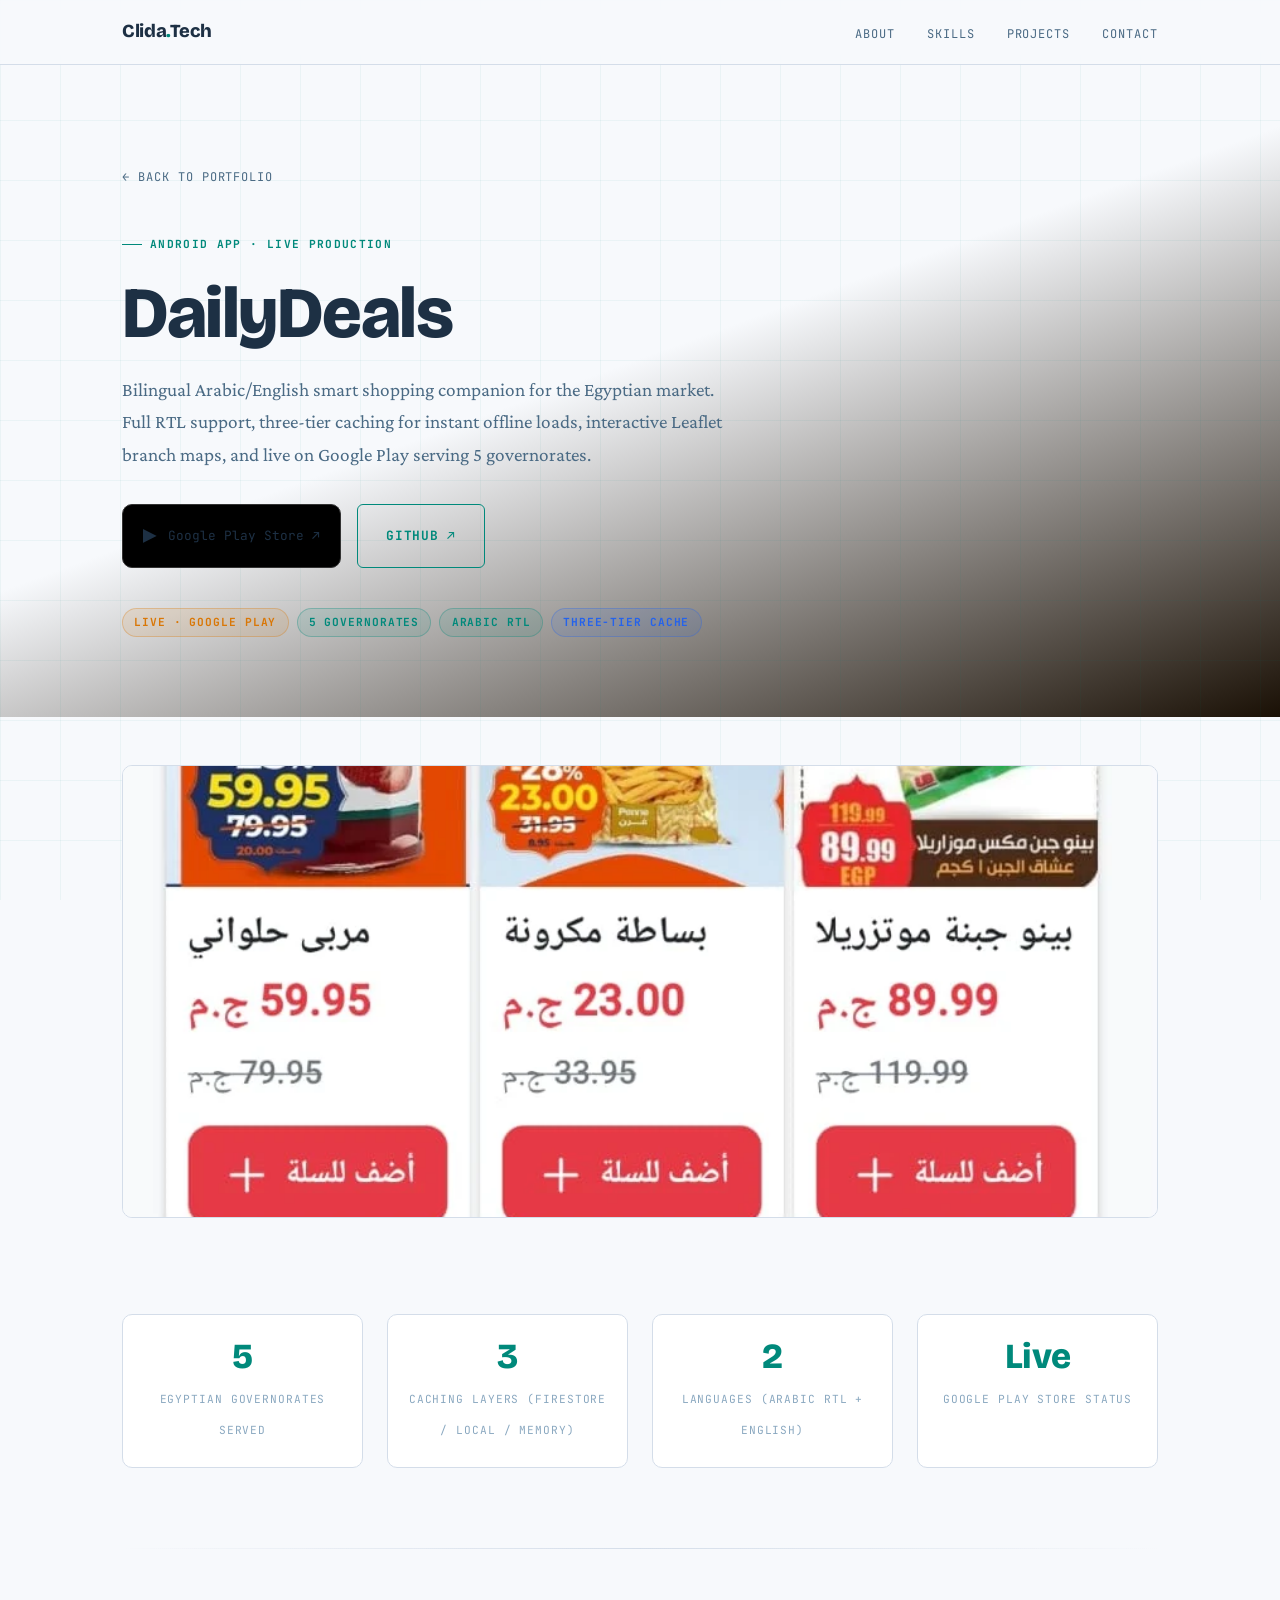
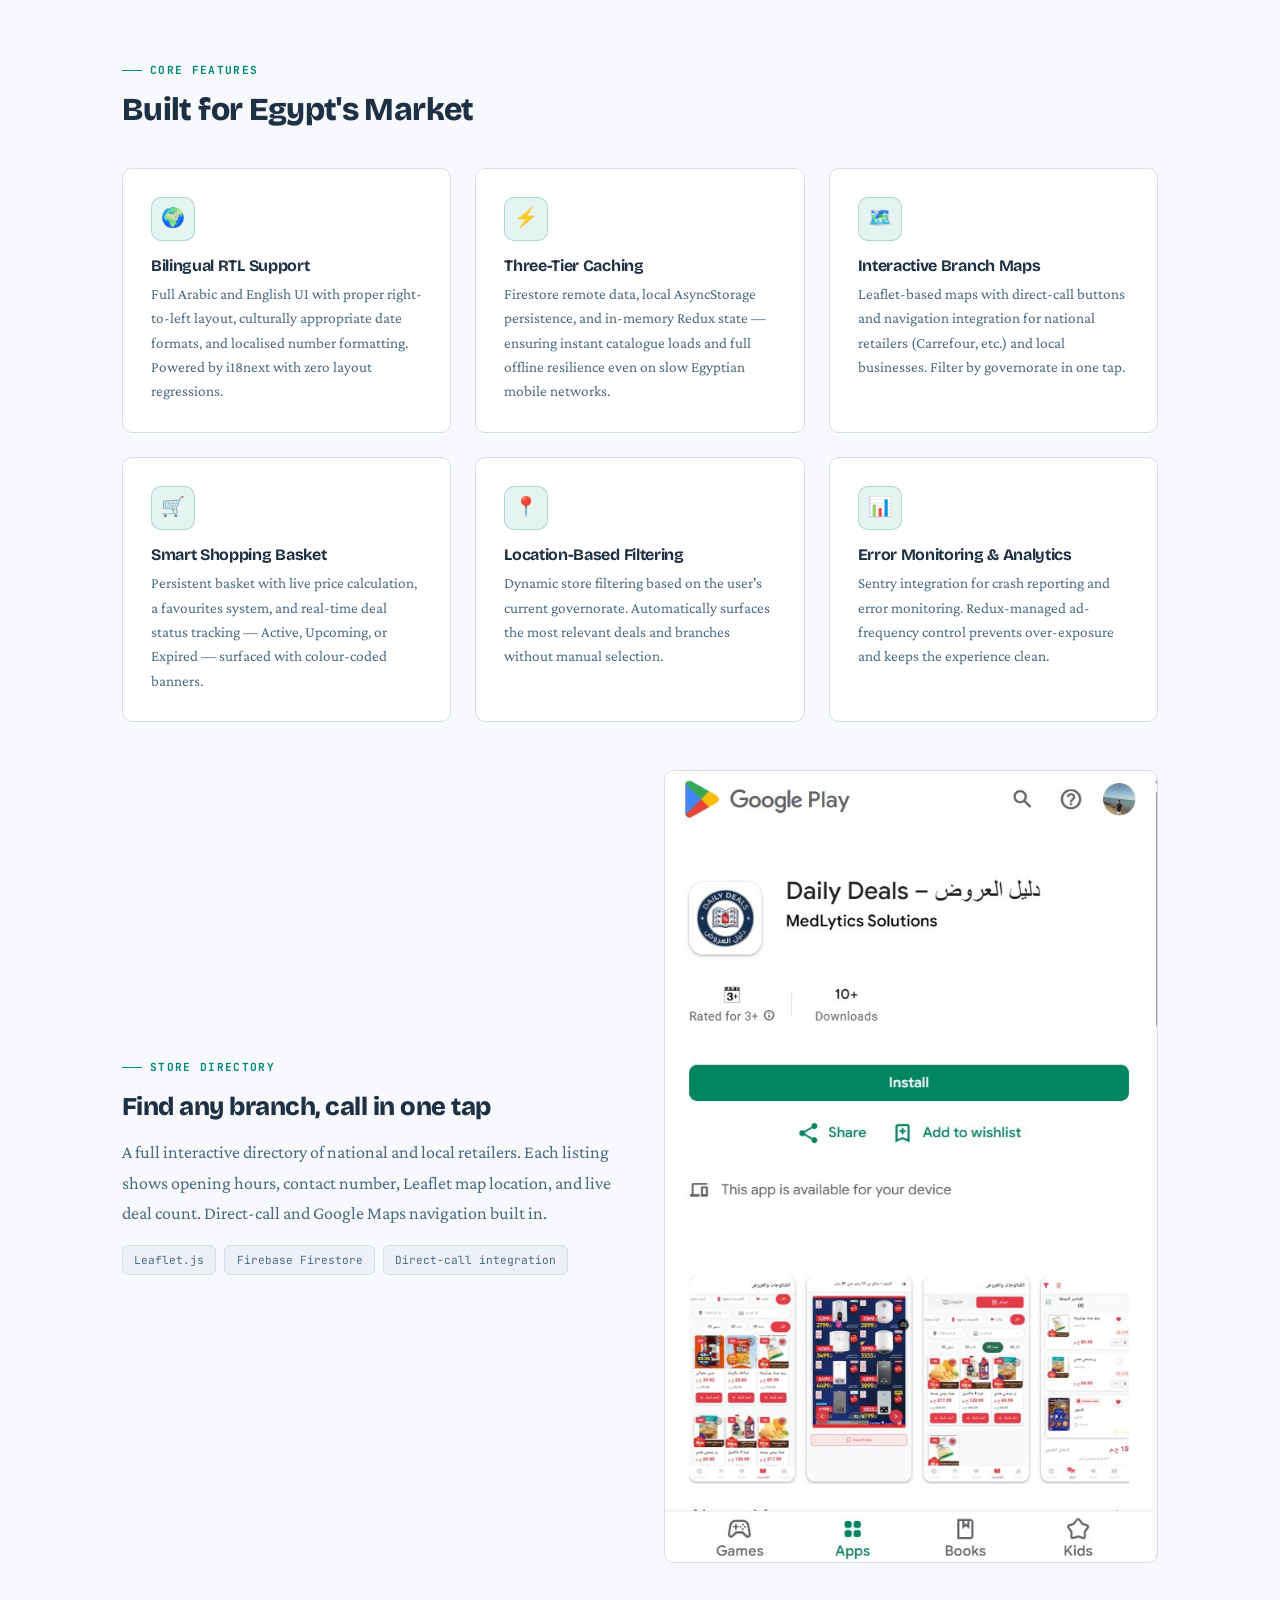
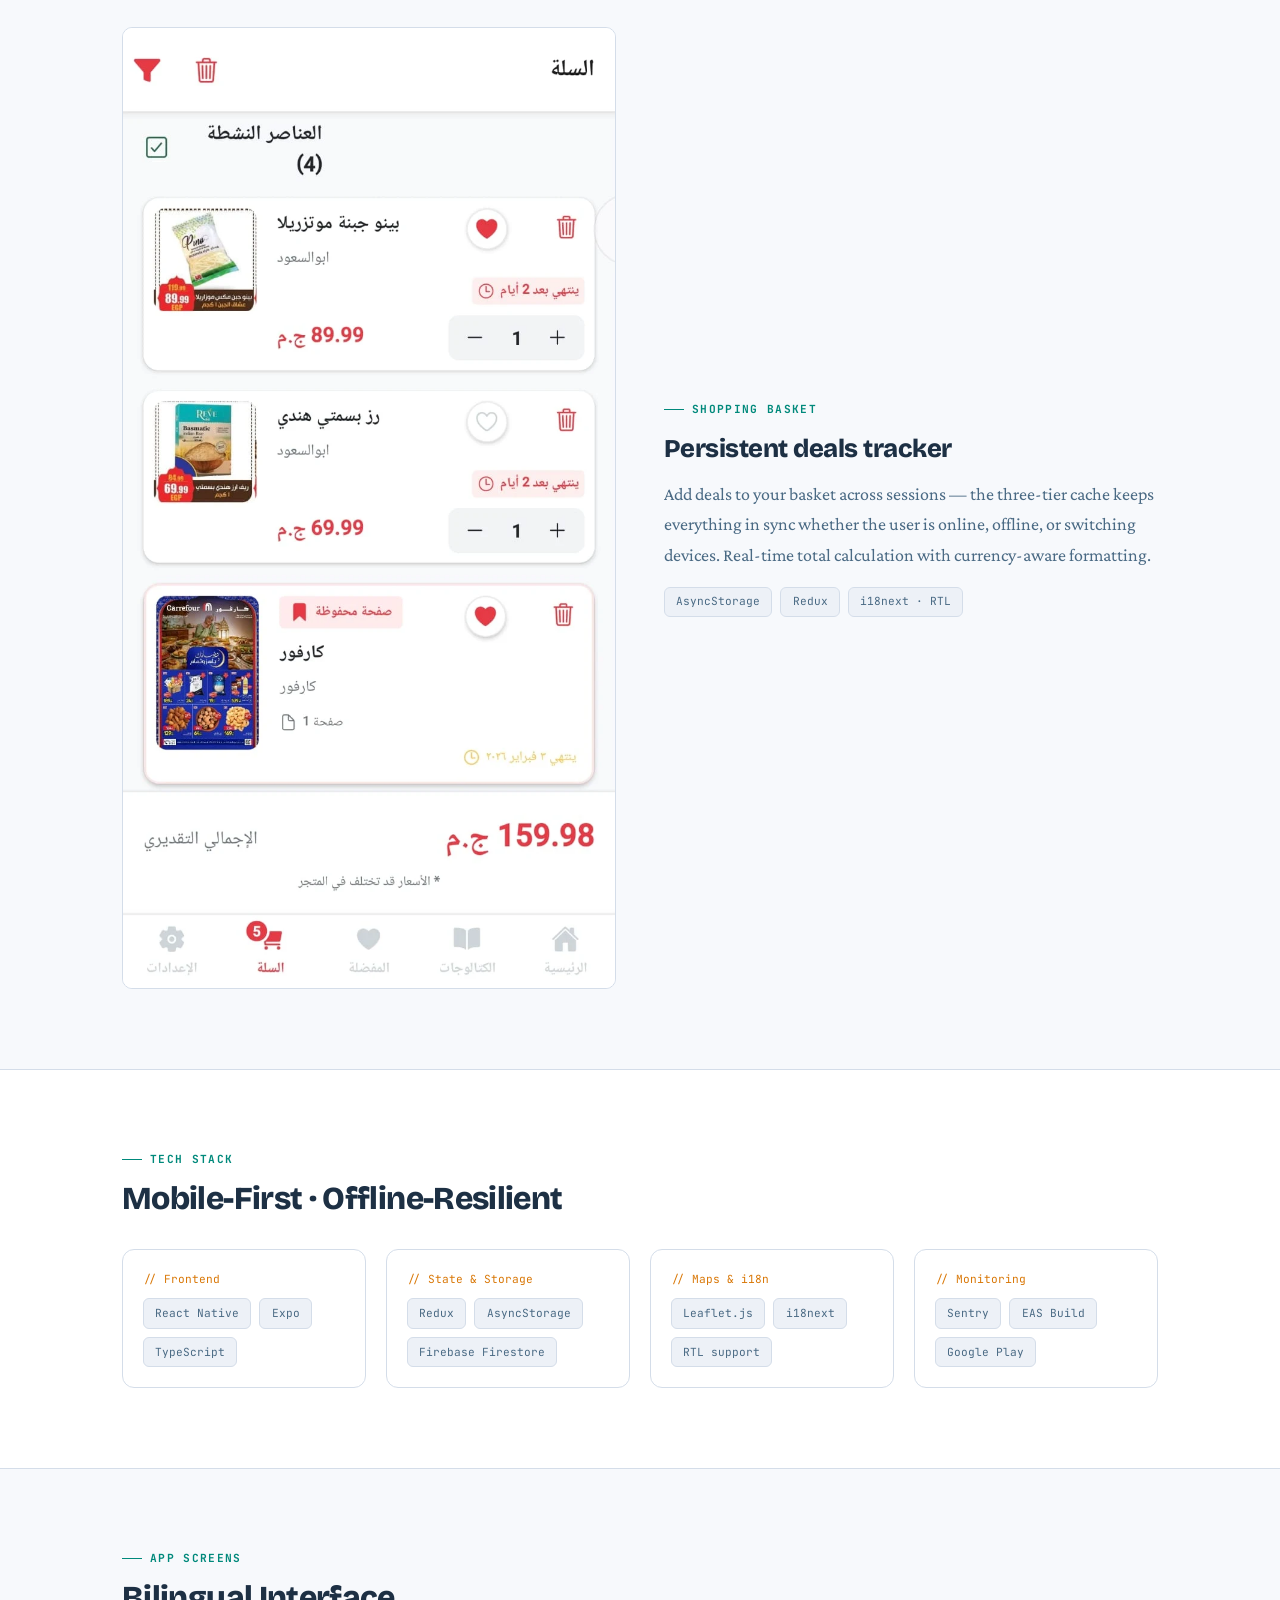
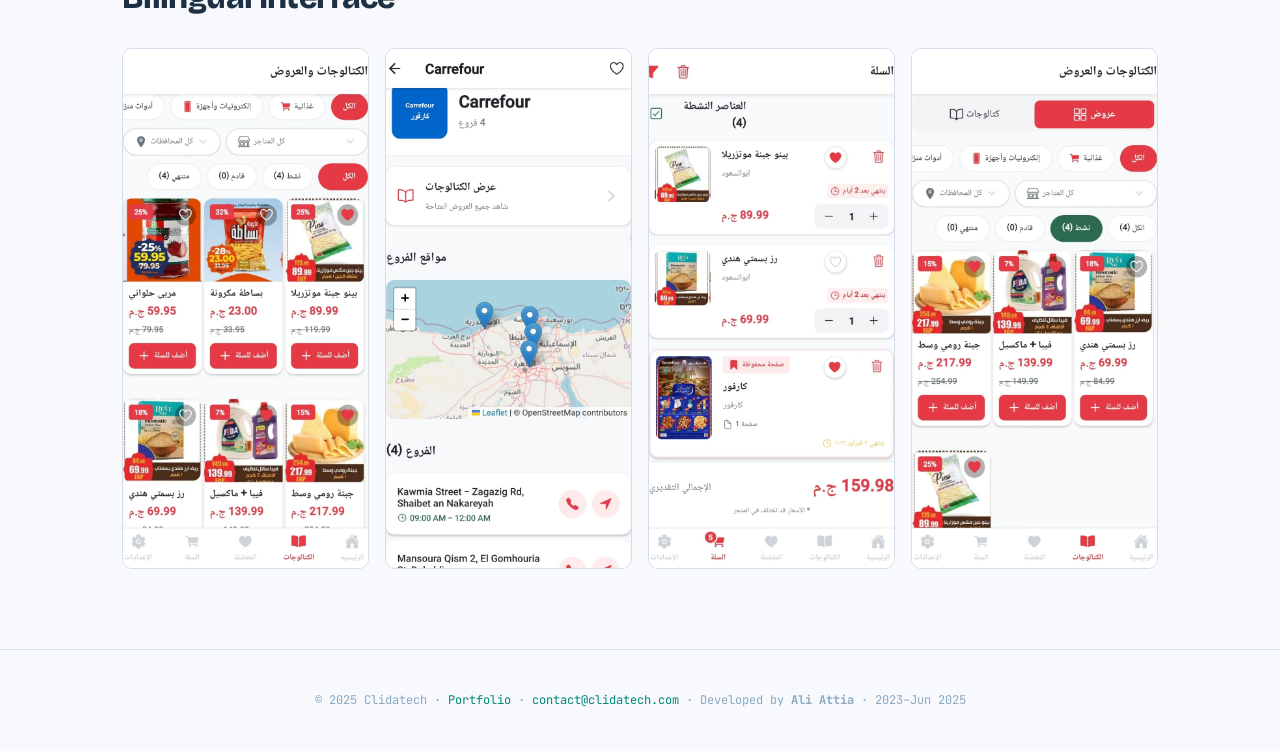
<file: dailydeals.html>
<!DOCTYPE html>
<html lang="en">
<head>
  <meta charset="UTF-8" />
  <meta name="viewport" content="width=device-width, initial-scale=1.0" />
  <title>DailyDeals — Smart Shopping Companion · Clidatech</title>
  <meta name="description" content="Bilingual Arabic/English shopping app live on Google Play. Three-tier caching, RTL support, Leaflet branch maps, serving 5 Egyptian governorates." />
  <link rel="stylesheet" href="style.css" />
  <style>
    .proj-hero { background: linear-gradient(160deg, var(--bg) 50%, #1a1005 100%); }

    .store-badge {
      display: inline-flex;
      align-items: center;
      gap: .75rem;
      background: #000;
      border: 1px solid #333;
      border-radius: 10px;
      padding: .75rem 1.25rem;
      color: var(--white);
      font-family: var(--font-mono);
      font-size: .8rem;
      transition: all .25s;
    }

    .store-badge:hover {
      border-color: var(--amber);
      color: var(--white);
      transform: translateY(-2px);
    }

    .store-badge-icon { font-size: 1.4rem; }
  </style>
</head>
<body>

  <nav>
    <div class="nav-inner">
      <a href="index.html" class="nav-logo">Clida<span>.</span>Tech</a>
      <ul class="nav-links">
        <li><a href="index.html#about">About</a></li>
        <li><a href="index.html#skills">Skills</a></li>
        <li><a href="index.html#projects">Projects</a></li>
        <li><a href="index.html#contact">Contact</a></li>
      </ul>
    </div>
  </nav>

  <!-- HERO -->
  <section class="proj-hero">
    <div class="container">
      <a href="index.html" class="back-link">← Back to Portfolio</a>

      <div class="label" style="margin-bottom:1.25rem;">Android App · Live Production</div>
      <h1 class="fade-up">DailyDeals</h1>
      <p class="lead fade-up-2">
        Bilingual Arabic/English smart shopping companion for the Egyptian market.
        Full RTL support, three-tier caching for instant offline loads, interactive
        Leaflet branch maps, and live on Google Play serving 5 governorates.
      </p>

      <div class="proj-links fade-up-3">
        <a href="https://play.google.com/store/apps/details?id=com.medlyticssolutions.dailydeals&hl=ar"
           target="_blank" rel="noopener" class="store-badge">
          <span class="store-badge-icon">▶</span>
          <span>Google Play Store ↗</span>
        </a>
        <a href="https://github.com/aliattia02" target="_blank" rel="noopener" class="btn btn-outline">GitHub ↗</a>
      </div>

      <div class="chips fade-up-4" style="margin-top:1.5rem;">
        <span class="tag amber">Live · Google Play</span>
        <span class="tag">5 Governorates</span>
        <span class="tag">Arabic RTL</span>
        <span class="tag blue">Three-tier Cache</span>
      </div>
    </div>
  </section>

  <!-- MAIN SCREENSHOT -->
  <section style="padding:3rem 0;">
    <div class="container">
      <img src="docs/screenshots/dailydeals/dailydeals-screen-home.png"
           alt="DailyDeals — Home screen showing active deals"
           class="proj-screenshot" style="aspect-ratio:16/7;">
    </div>
  </section>

  <!-- STATS -->
  <section style="padding:3rem 0;">
    <div class="container">
      <div class="stat-grid">
        <div class="stat-block">
          <span class="stat-num">5</span>
          <span class="stat-label">Egyptian Governorates Served</span>
        </div>
        <div class="stat-block">
          <span class="stat-num">3</span>
          <span class="stat-label">Caching Layers (Firestore / Local / Memory)</span>
        </div>
        <div class="stat-block">
          <span class="stat-num">2</span>
          <span class="stat-label">Languages (Arabic RTL + English)</span>
        </div>
        <div class="stat-block">
          <span class="stat-num">Live</span>
          <span class="stat-label">Google Play Store Status</span>
        </div>
      </div>
    </div>
  </section>

  <div class="container"><div class="divider"></div></div>

  <!-- FEATURES -->
  <section>
    <div class="container">
      <div class="label" style="margin-bottom:.75rem;">Core Features</div>
      <h2 style="font-size:2rem; margin-bottom:2.5rem;">Built for Egypt's Market</h2>

      <div class="feature-grid" style="margin-bottom:3rem;">
        <div class="feature-card">
          <div class="feature-icon">🌍</div>
          <h4>Bilingual RTL Support</h4>
          <p>Full Arabic and English UI with proper right-to-left layout, culturally appropriate date formats, and localised number formatting. Powered by i18next with zero layout regressions.</p>
        </div>
        <div class="feature-card">
          <div class="feature-icon">⚡</div>
          <h4>Three-Tier Caching</h4>
          <p>Firestore remote data, local AsyncStorage persistence, and in-memory Redux state — ensuring instant catalogue loads and full offline resilience even on slow Egyptian mobile networks.</p>
        </div>
        <div class="feature-card">
          <div class="feature-icon">🗺️</div>
          <h4>Interactive Branch Maps</h4>
          <p>Leaflet-based maps with direct-call buttons and navigation integration for national retailers (Carrefour, etc.) and local businesses. Filter by governorate in one tap.</p>
        </div>
        <div class="feature-card">
          <div class="feature-icon">🛒</div>
          <h4>Smart Shopping Basket</h4>
          <p>Persistent basket with live price calculation, a favourites system, and real-time deal status tracking — Active, Upcoming, or Expired — surfaced with colour-coded banners.</p>
        </div>
        <div class="feature-card">
          <div class="feature-icon">📍</div>
          <h4>Location-Based Filtering</h4>
          <p>Dynamic store filtering based on the user's current governorate. Automatically surfaces the most relevant deals and branches without manual selection.</p>
        </div>
        <div class="feature-card">
          <div class="feature-icon">📊</div>
          <h4>Error Monitoring &amp; Analytics</h4>
          <p>Sentry integration for crash reporting and error monitoring. Redux-managed ad-frequency control prevents over-exposure and keeps the experience clean.</p>
        </div>
      </div>

      <!-- Screenshot: Store Directory -->
      <div class="two-col" style="gap:3rem; margin-bottom:4rem; align-items:center;">
        <div>
          <div class="label" style="margin-bottom:1rem;">Store Directory</div>
          <h3 style="font-size:1.6rem; margin-bottom:1rem;">Find any branch, call in one tap</h3>
          <p style="color:var(--text-2); margin-bottom:1rem;">
            A full interactive directory of national and local retailers. Each listing shows
            opening hours, contact number, Leaflet map location, and live deal count.
            Direct-call and Google Maps navigation built in.
          </p>
          <div class="chips">
            <span class="chip">Leaflet.js</span>
            <span class="chip">Firebase Firestore</span>
            <span class="chip">Direct-call integration</span>
          </div>
        </div>
        <img src="docs/screenshots/dailydeals/dailydeals-store-directory.png"
             alt="DailyDeals — Store directory and branch map"
             class="proj-screenshot">
      </div>

      <!-- Screenshot: Shopping Basket -->
      <div class="two-col reverse" style="gap:3rem; align-items:center;">
        <div>
          <div class="label" style="margin-bottom:1rem;">Shopping Basket</div>
          <h3 style="font-size:1.6rem; margin-bottom:1rem;">Persistent deals tracker</h3>
          <p style="color:var(--text-2); margin-bottom:1rem;">
            Add deals to your basket across sessions — the three-tier cache keeps everything
            in sync whether the user is online, offline, or switching devices. Real-time total
            calculation with currency-aware formatting.
          </p>
          <div class="chips">
            <span class="chip">AsyncStorage</span>
            <span class="chip">Redux</span>
            <span class="chip">i18next · RTL</span>
          </div>
        </div>
        <img src="docs/screenshots/dailydeals/dailydeals-screen-basket.png"
             alt="DailyDeals — Shopping basket and price summary"
             class="proj-screenshot">
      </div>
    </div>
  </section>

  <!-- TECH STACK -->
  <section style="background:var(--bg-2); border-top:1px solid var(--border); border-bottom:1px solid var(--border);">
    <div class="container">
      <div class="label" style="margin-bottom:.75rem;">Tech Stack</div>
      <h2 style="font-size:2rem; margin-bottom:2rem;">Mobile-First · Offline-Resilient</h2>

      <div style="display:grid; grid-template-columns:repeat(auto-fit,minmax(220px,1fr)); gap:1.25rem;">
        <div class="card" style="padding:1.25rem;">
          <div style="font-family:var(--font-mono); font-size:.7rem; color:var(--amber); margin-bottom:.6rem;">// Frontend</div>
          <div class="chips"><span class="chip">React Native</span><span class="chip">Expo</span><span class="chip">TypeScript</span></div>
        </div>
        <div class="card" style="padding:1.25rem;">
          <div style="font-family:var(--font-mono); font-size:.7rem; color:var(--amber); margin-bottom:.6rem;">// State &amp; Storage</div>
          <div class="chips"><span class="chip">Redux</span><span class="chip">AsyncStorage</span><span class="chip">Firebase Firestore</span></div>
        </div>
        <div class="card" style="padding:1.25rem;">
          <div style="font-family:var(--font-mono); font-size:.7rem; color:var(--amber); margin-bottom:.6rem;">// Maps &amp; i18n</div>
          <div class="chips"><span class="chip">Leaflet.js</span><span class="chip">i18next</span><span class="chip">RTL support</span></div>
        </div>
        <div class="card" style="padding:1.25rem;">
          <div style="font-family:var(--font-mono); font-size:.7rem; color:var(--amber); margin-bottom:.6rem;">// Monitoring</div>
          <div class="chips"><span class="chip">Sentry</span><span class="chip">EAS Build</span><span class="chip">Google Play</span></div>
        </div>
      </div>
    </div>
  </section>

  <!-- MOBILE SCREENSHOTS -->
  <section>
    <div class="container">
      <div class="label" style="margin-bottom:.75rem;">App Screens</div>
      <h2 style="font-size:2rem; margin-bottom:2rem;">Bilingual Interface</h2>
      <div style="display:grid; grid-template-columns:repeat(4,1fr); gap:1rem;">
        <img src="docs/screenshots/dailydeals/dailydeals-screen-home.png"
             alt="DailyDeals — Home / Deals screen"
             class="proj-screenshot" style="aspect-ratio:9/19;">
        <img src="docs/screenshots/dailydeals/dailydeals-screen-map.png"
             alt="DailyDeals — Store branch map"
             class="proj-screenshot" style="aspect-ratio:9/19;">
        <img src="docs/screenshots/dailydeals/dailydeals-screen-basket.png"
             alt="DailyDeals — Basket view"
             class="proj-screenshot" style="aspect-ratio:9/19;">
        <img src="docs/screenshots/dailydeals/dailydeals-screen-arabic.png"
             alt="DailyDeals — Arabic RTL interface"
             class="proj-screenshot" style="aspect-ratio:9/19;">
      </div>
    </div>
  </section>

  <footer>
    <div class="container">
      <p>© 2025 Clidatech · <a href="index.html">Portfolio</a> · <a href="mailto:contact@clidatech.com">contact@clidatech.com</a> · Developed by <strong>Ali Attia</strong> · 2023–Jun 2025</p>
    </div>
  </footer>

</body>
</html>
</file>
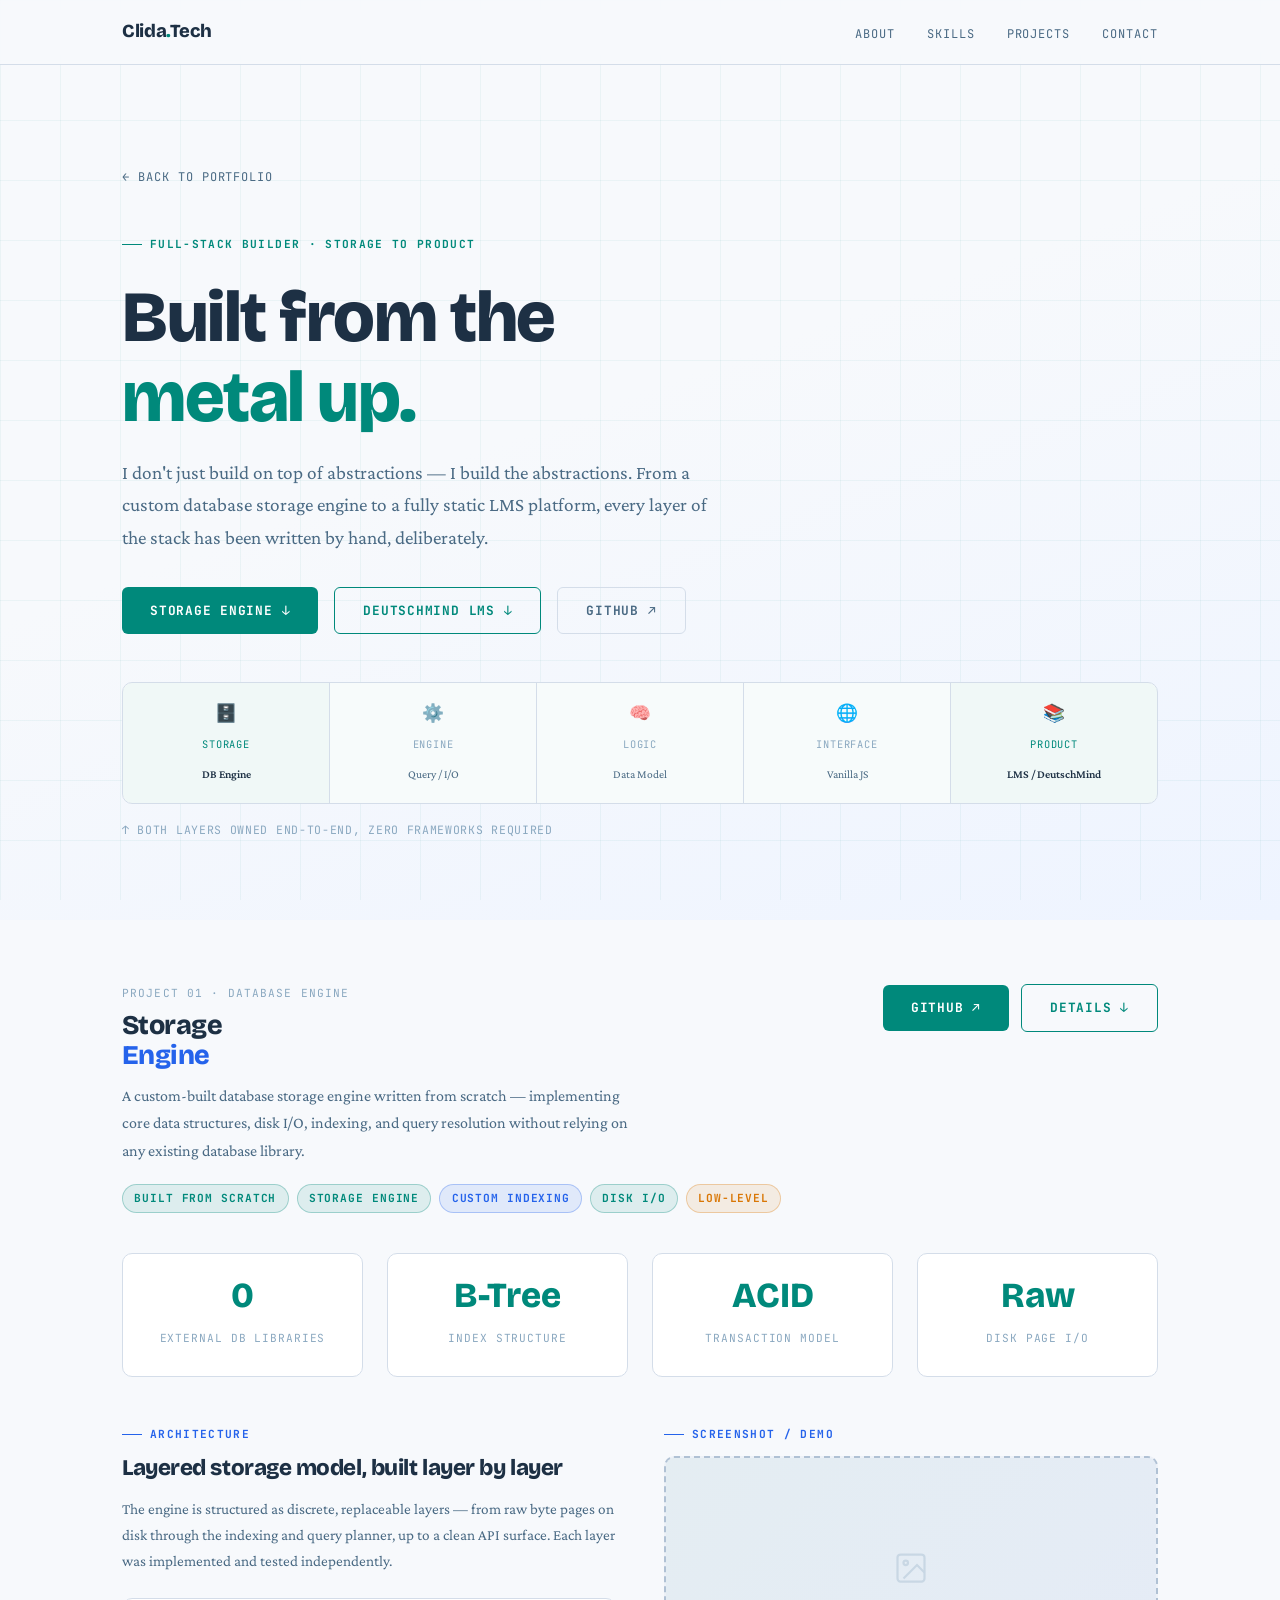
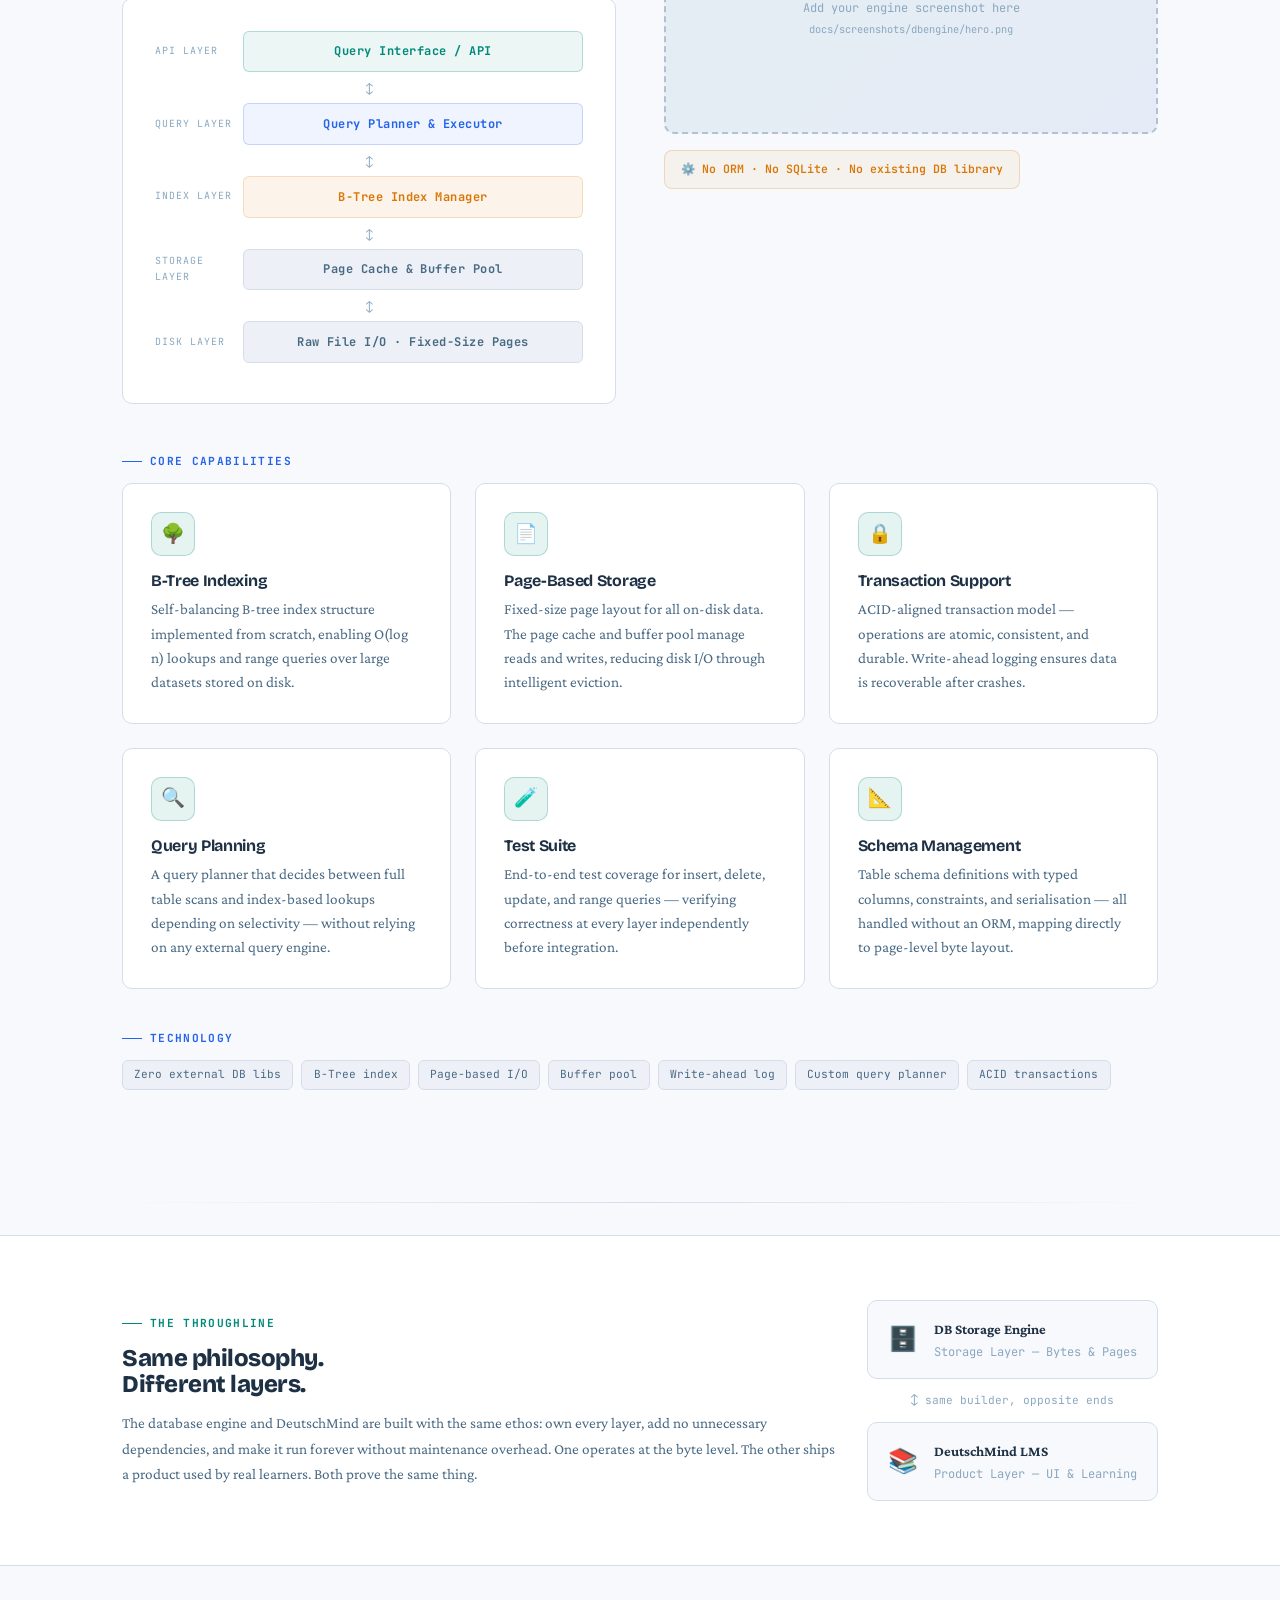
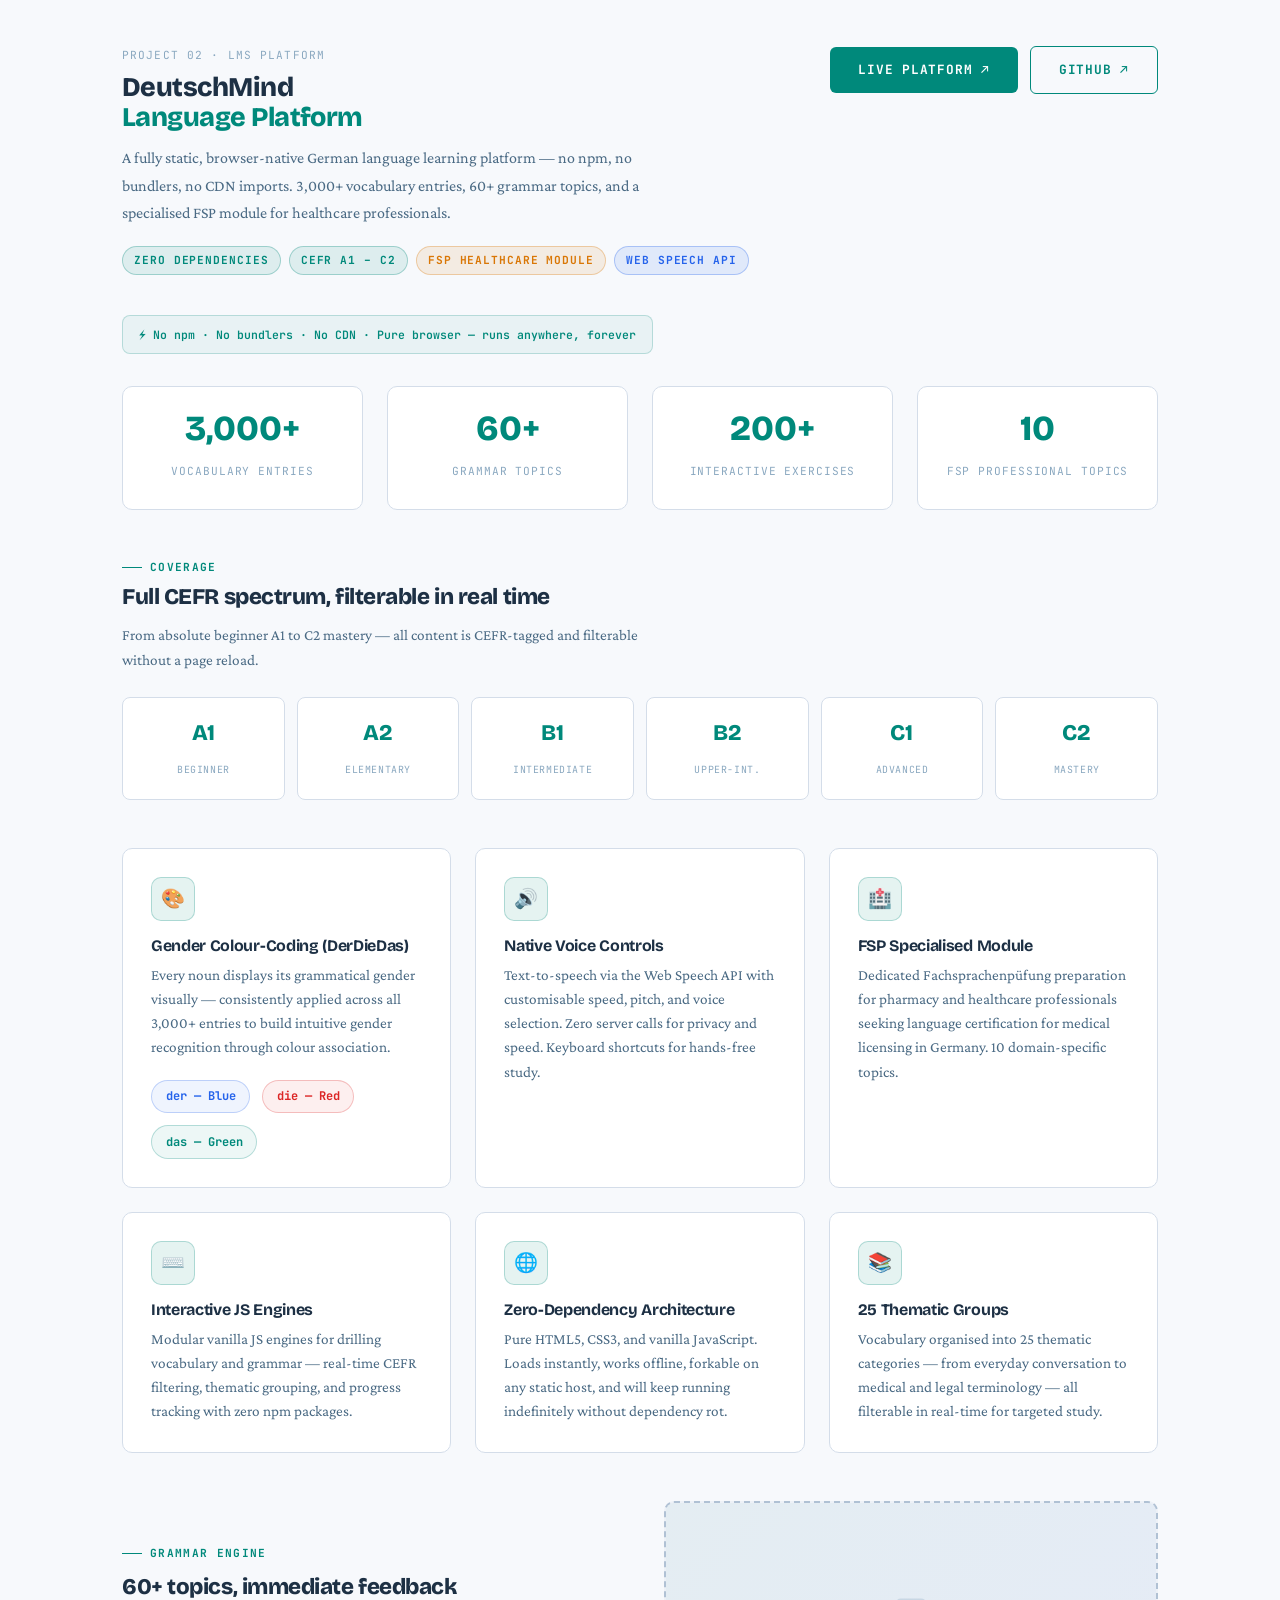
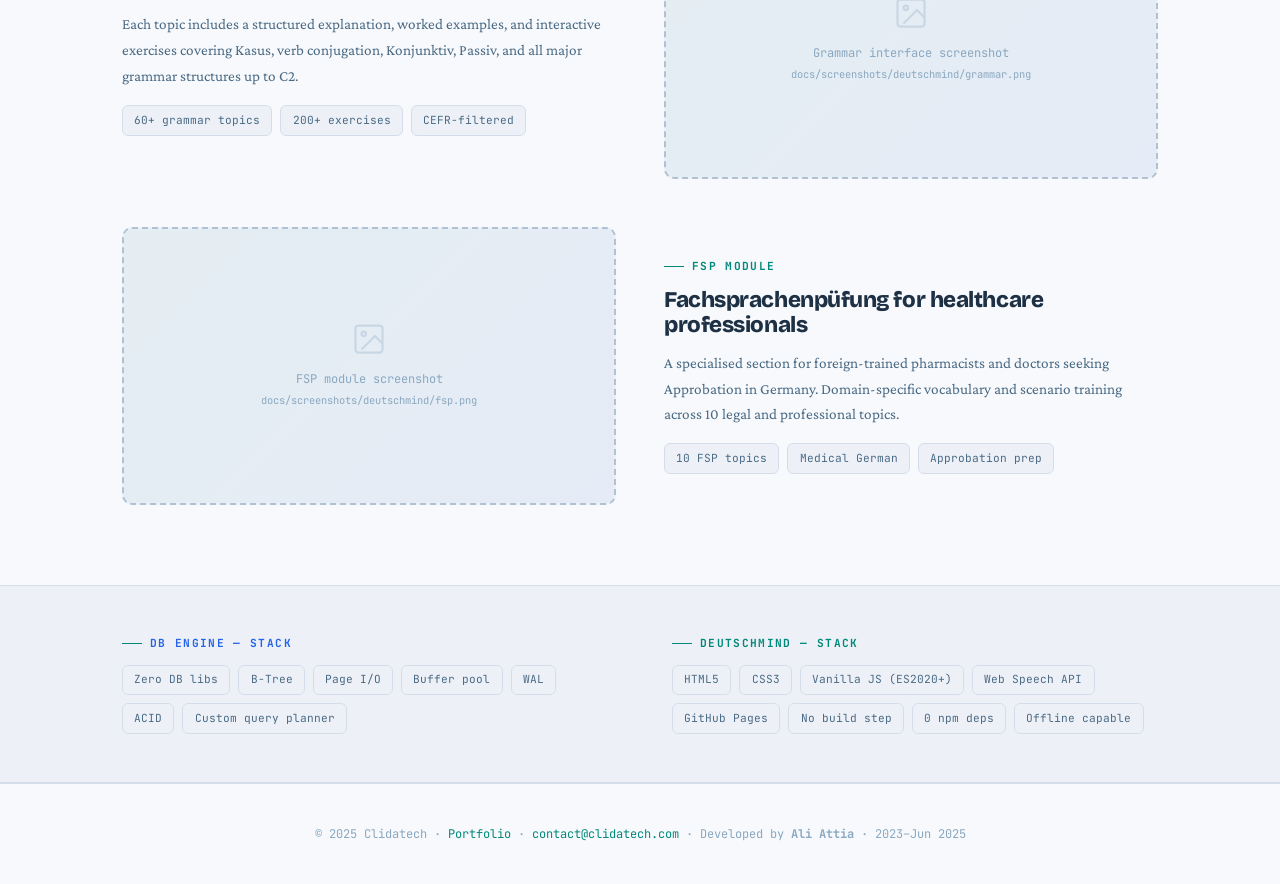
<file: deutschmind.html>
<!DOCTYPE html>
<html lang="en">
<head>
  <meta charset="UTF-8" />
  <meta name="viewport" content="width=device-width, initial-scale=1.0" />
  <title>Projects — Clidatech · AI &amp; HealthTech Studio</title>
  <meta name="description" content="Clidatech — Full-stack healthtech, FHIR R4, clinical AI, LMS platforms, and more. All projects built by Ali Attia." />
  <link rel="stylesheet" href="style.css" />
  <style>
    /* ── Page accent colours ── */
    :root {
      --acc1:        var(--blue);
      --acc1-dim:    rgba(37,99,235,.07);
      --acc1-border: rgba(37,99,235,.25);
      --acc1-glow:   0 0 24px rgba(37,99,235,.15);

      --acc2:        var(--teal);
      --acc2-dim:    rgba(0,137,123,.07);
      --acc2-border: rgba(0,137,123,.25);
    }

    .proj-hero { background: linear-gradient(160deg, var(--bg) 45%, #eef4ff 100%); }

    /* ── Project number / header row ── */
    .proj-number {
      font-family: var(--font-mono);
      font-size: .7rem;
      color: var(--text-3);
      letter-spacing: .1em;
      text-transform: uppercase;
      display: block;
      margin-bottom: .5rem;
    }
    .proj-header {
      display: flex;
      align-items: flex-start;
      justify-content: space-between;
      gap: 2rem;
      margin-bottom: 2.5rem;
      flex-wrap: wrap;
    }
    .proj-actions { display: flex; gap: .75rem; align-items: center; flex-shrink: 0; }

    /* Accent label overrides per project */
    #db-engine .label, #db-engine .label::before { color: var(--acc1); }
    #db-engine .label::before { background: var(--acc1); }
    #deutschmind .label, #deutschmind .label::before { color: var(--acc2); }
    #deutschmind .label::before { background: var(--acc2); }

    /* ── Stack spectrum (hero) ── */
    .stack-spectrum {
      display: flex;
      align-items: stretch;
      margin-top: 3rem;
      border: 1px solid var(--border);
      border-radius: 10px;
      overflow: hidden;
      background: var(--bg-2);
    }
    .stack-layer {
      flex: 1;
      padding: 1rem .75rem;
      border-right: 1px solid var(--border);
      text-align: center;
      transition: background .2s;
    }
    .stack-layer:last-child { border-right: none; }
    .stack-layer.active { background: rgba(0,137,123,.06); }
    .stack-layer.semi { background: rgba(0,137,123,.03); }
    .stack-layer .layer-icon { font-size: 1.1rem; margin-bottom: .4rem; }
    .stack-layer .layer-name {
      font-family: var(--font-mono);
      font-size: .65rem;
      text-transform: uppercase;
      letter-spacing: .08em;
      color: var(--text-3);
      display: block;
      margin-bottom: .2rem;
    }
    .stack-layer .layer-tag { font-size: .72rem; color: var(--text-2); }
    .stack-layer.active .layer-name { color: var(--teal); }
    .stack-layer.active .layer-tag { color: var(--white); font-weight: 600; }

    /* ── Architecture diagram ── */
    .arch-diagram {
      background: var(--bg-2);
      border: 1px solid var(--border);
      border-radius: 10px;
      padding: 2rem;
      font-family: var(--font-mono);
    }
    .arch-row { display: flex; gap: .5rem; align-items: center; margin-bottom: .5rem; }
    .arch-box {
      flex: 1;
      padding: .6rem .75rem;
      border-radius: 6px;
      font-size: .75rem;
      font-weight: 700;
      text-align: center;
      letter-spacing: .04em;
    }
    .arch-box.teal  { background: rgba(0,137,123,.08);  border: 1px solid rgba(0,137,123,.25);  color: var(--teal); }
    .arch-box.blue  { background: rgba(37,99,235,.07);  border: 1px solid rgba(37,99,235,.22);  color: var(--blue); }
    .arch-box.amber { background: rgba(217,119,6,.08);  border: 1px solid rgba(217,119,6,.2);   color: var(--amber); }
    .arch-box.gray  { background: var(--bg-3); border: 1px solid var(--border); color: var(--text-2); }
    .arch-sep { text-align: center; color: var(--text-3); font-size: .7rem; margin: .25rem 0; }
    .arch-label {
      font-size: .62rem;
      color: var(--text-3);
      text-transform: uppercase;
      letter-spacing: .1em;
      width: 80px;
      flex-shrink: 0;
    }

    /* ── CEFR grid ── */
    .cefr-grid { display: grid; grid-template-columns: repeat(6, 1fr); gap: .75rem; }
    .cefr-level {
      text-align: center;
      padding: 1rem .5rem;
      background: var(--bg-2);
      border: 1px solid var(--border);
      border-radius: 8px;
      transition: border-color .25s, transform .25s;
    }
    .cefr-level:hover { border-color: var(--teal); transform: translateY(-2px); }
    .cefr-code {
      font-family: var(--font-head);
      font-size: 1.4rem;
      font-weight: 800;
      color: var(--teal);
      display: block;
    }
    .cefr-label {
      font-family: var(--font-mono);
      font-size: .62rem;
      color: var(--text-3);
      text-transform: uppercase;
      letter-spacing: .06em;
    }

    /* ── Gender pills ── */
    .gender-legend { display: flex; gap: .75rem; flex-wrap: wrap; margin-top: 1.25rem; }
    .gender-pill {
      display: flex; align-items: center; gap: .4rem;
      padding: .35rem .85rem; border-radius: 99px;
      font-family: var(--font-mono); font-size: .75rem; font-weight: 700;
    }
    .gender-pill.der { background: rgba(37,99,235,.07); border: 1px solid rgba(37,99,235,.25); color: var(--blue); }
    .gender-pill.die { background: rgba(220,38,38,.07); border: 1px solid rgba(220,38,38,.25); color: var(--red); }
    .gender-pill.das { background: rgba(0,137,123,.07);  border: 1px solid rgba(0,137,123,.25);  color: var(--teal); }

    /* ── Badge ── */
    .badge {
      display: inline-flex; align-items: center; gap: .5rem;
      padding: .55rem 1rem; border-radius: 8px;
      font-family: var(--font-mono); font-size: .72rem; font-weight: 600;
    }
    .badge.amber { background: rgba(217,119,6,.06); border: 1px solid rgba(217,119,6,.22); color: var(--amber); }
    .badge.teal  { background: rgba(0,137,123,.06);  border: 1px solid rgba(0,137,123,.22);  color: var(--teal); }

    /* ── Bridge section ── */
    .bridge-card {
      display: flex; align-items: center; gap: 1rem;
      background: var(--bg); border: 1px solid var(--border);
      border-radius: 10px; padding: 1rem 1.25rem;
    }
    .bridge-card .bridge-icon { font-size: 1.5rem; flex-shrink: 0; }
    .bridge-card .bridge-title { font-weight: 700; font-size: .9rem; color: var(--white); }
    .bridge-card .bridge-sub { font-size: .75rem; color: var(--text-3); font-family: var(--font-mono); }
    .bridge-arrow {
      text-align: center; color: var(--text-3);
      font-family: var(--font-mono); font-size: .7rem;
    }

    /* ── Responsive ── */
    @media (max-width: 768px) {
      .stack-spectrum { flex-wrap: wrap; }
      .cefr-grid { grid-template-columns: repeat(3, 1fr); }
      .proj-header { flex-direction: column; }
      .arch-label { display: none; }
    }
  </style>
</head>
<body>

  <!-- NAV -->
  <nav>
    <div class="nav-inner">
      <a href="index.html" class="nav-logo">Clida<span>.</span>Tech</a>
      <ul class="nav-links">
        <li><a href="index.html#about">About</a></li>
        <li><a href="index.html#skills">Skills</a></li>
        <li><a href="#db-engine">Projects</a></li>
        <li><a href="index.html#contact">Contact</a></li>
      </ul>
    </div>
  </nav>

  <!-- HERO -->
  <section class="proj-hero">
    <div class="container">
      <a href="index.html" class="back-link">← Back to Portfolio</a>
      <div class="label fade-up">Full-Stack Builder · Storage to Product</div>
      <h1 class="fade-up-2">
        Built from the<br><em style="font-style:normal; color: var(--teal);">metal up.</em>
      </h1>
      <p class="lead fade-up-3">
        I don't just build on top of abstractions — I build the abstractions.
        From a custom database storage engine to a fully static LMS platform,
        every layer of the stack has been written by hand, deliberately.
      </p>

      <div class="proj-links fade-up-3">
        <a href="#db-engine" class="btn btn-primary">Storage Engine ↓</a>
        <a href="#deutschmind" class="btn btn-outline">DeutschMind LMS ↓</a>
        <a href="https://github.com/aliattia02" target="_blank" rel="noopener" class="btn btn-ghost">GitHub ↗</a>
      </div>

      <div class="stack-spectrum fade-up-4">
        <div class="stack-layer active">
          <div class="layer-icon">🗄️</div>
          <span class="layer-name">Storage</span>
          <span class="layer-tag">DB Engine</span>
        </div>
        <div class="stack-layer semi">
          <div class="layer-icon">⚙️</div>
          <span class="layer-name">Engine</span>
          <span class="layer-tag">Query / I/O</span>
        </div>
        <div class="stack-layer semi">
          <div class="layer-icon">🧠</div>
          <span class="layer-name">Logic</span>
          <span class="layer-tag">Data Model</span>
        </div>
        <div class="stack-layer semi">
          <div class="layer-icon">🌐</div>
          <span class="layer-name">Interface</span>
          <span class="layer-tag">Vanilla JS</span>
        </div>
        <div class="stack-layer active">
          <div class="layer-icon">📚</div>
          <span class="layer-name">Product</span>
          <span class="layer-tag">LMS / DeutschMind</span>
        </div>
      </div>

      <p class="fade-up-4" style="font-family:var(--font-mono); font-size:.72rem; color:var(--text-3); margin-top:1rem; letter-spacing:.06em;">
        ↑ BOTH LAYERS OWNED END-TO-END, ZERO FRAMEWORKS REQUIRED
      </p>
    </div>
  </section>

  <!-- ═══════════════════════════════════════════
       PROJECT 01 — DATABASE ENGINE
  ═══════════════════════════════════════════ -->
  <section id="db-engine" style="padding-top: 4rem;">
    <div class="container">

      <div class="proj-header">
        <div>
          <span class="proj-number fade-up">Project 01 · Database Engine</span>
          <h2 class="fade-up-2">Storage<br><em style="font-style:normal; color: var(--acc1);">Engine</em></h2>
          <p class="fade-up-3" style="color:var(--text-2); max-width:520px; font-size:1rem; margin-top:.75rem;">
            A custom-built database storage engine written from scratch —
            implementing core data structures, disk I/O, indexing, and query
            resolution without relying on any existing database library.
          </p>
          <div class="tags fade-up-4" style="display:flex; flex-wrap:wrap; gap:.5rem; margin-top:1.25rem;">
            <span class="tag">Built from Scratch</span>
            <span class="tag">Storage Engine</span>
            <span class="tag blue">Custom Indexing</span>
            <span class="tag">Disk I/O</span>
            <span class="tag amber">Low-Level</span>
          </div>
        </div>
        <div class="proj-actions fade-up-3">
          <a href="https://github.com/aliattia02" target="_blank" rel="noopener" class="btn btn-primary">GitHub ↗</a>
          <a href="#db-details" class="btn btn-outline">Details ↓</a>
        </div>
      </div>

      <!-- Stats -->
      <div class="stat-grid" id="db-details">
        <div class="stat-block">
          <span class="stat-num">0</span>
          <span class="stat-label">External DB Libraries</span>
        </div>
        <div class="stat-block">
          <span class="stat-num">B-Tree</span>
          <span class="stat-label">Index Structure</span>
        </div>
        <div class="stat-block">
          <span class="stat-num">ACID</span>
          <span class="stat-label">Transaction Model</span>
        </div>
        <div class="stat-block">
          <span class="stat-num">Raw</span>
          <span class="stat-label">Disk Page I/O</span>
        </div>
      </div>

      <!-- Architecture Diagram -->
      <div class="two-col" style="gap:3rem; margin:3rem 0; align-items:start;">
        <div>
          <div class="label" style="margin-bottom:.75rem;">Architecture</div>
          <h3 style="font-size:1.4rem; margin-bottom:1rem;">Layered storage model, built layer by layer</h3>
          <p style="color:var(--text-2); margin-bottom:1.5rem; font-size:.95rem;">
            The engine is structured as discrete, replaceable layers —
            from raw byte pages on disk through the indexing and query
            planner, up to a clean API surface. Each layer was implemented
            and tested independently.
          </p>
          <div class="arch-diagram">
            <div class="arch-row">
              <span class="arch-label">API Layer</span>
              <div class="arch-box teal">Query Interface / API</div>
            </div>
            <div class="arch-sep">↕</div>
            <div class="arch-row">
              <span class="arch-label">Query Layer</span>
              <div class="arch-box blue">Query Planner &amp; Executor</div>
            </div>
            <div class="arch-sep">↕</div>
            <div class="arch-row">
              <span class="arch-label">Index Layer</span>
              <div class="arch-box amber">B-Tree Index Manager</div>
            </div>
            <div class="arch-sep">↕</div>
            <div class="arch-row">
              <span class="arch-label">Storage Layer</span>
              <div class="arch-box gray">Page Cache &amp; Buffer Pool</div>
            </div>
            <div class="arch-sep">↕</div>
            <div class="arch-row">
              <span class="arch-label">Disk Layer</span>
              <div class="arch-box gray">Raw File I/O · Fixed-Size Pages</div>
            </div>
          </div>
        </div>
        <div>
          <div class="label" style="margin-bottom:.75rem;">Screenshot / Demo</div>
          <div class="img-placeholder">
            <svg viewBox="0 0 24 24" fill="none" stroke="currentColor" stroke-width="1.5"><rect x="3" y="3" width="18" height="18" rx="2"/><circle cx="8.5" cy="8.5" r="1.5"/><path d="M21 15l-5-5-9 9"/></svg>
            <p>Add your engine screenshot here<br><span style="font-size:.65rem; color:var(--text-3);">docs/screenshots/dbengine/hero.png</span></p>
          </div>
          <div class="badge amber" style="margin-top:1rem;">
            ⚙️ No ORM · No SQLite · No existing DB library
          </div>
        </div>
      </div>

      <!-- Features -->
      <div class="label" style="margin-bottom:.75rem;">Core Capabilities</div>
      <div class="feature-grid">
        <div class="feature-card">
          <div class="feature-icon">🌳</div>
          <h4>B-Tree Indexing</h4>
          <p>Self-balancing B-tree index structure implemented from scratch, enabling O(log n) lookups and range queries over large datasets stored on disk.</p>
        </div>
        <div class="feature-card">
          <div class="feature-icon">📄</div>
          <h4>Page-Based Storage</h4>
          <p>Fixed-size page layout for all on-disk data. The page cache and buffer pool manage reads and writes, reducing disk I/O through intelligent eviction.</p>
        </div>
        <div class="feature-card">
          <div class="feature-icon">🔒</div>
          <h4>Transaction Support</h4>
          <p>ACID-aligned transaction model — operations are atomic, consistent, and durable. Write-ahead logging ensures data is recoverable after crashes.</p>
        </div>
        <div class="feature-card">
          <div class="feature-icon">🔍</div>
          <h4>Query Planning</h4>
          <p>A query planner that decides between full table scans and index-based lookups depending on selectivity — without relying on any external query engine.</p>
        </div>
        <div class="feature-card">
          <div class="feature-icon">🧪</div>
          <h4>Test Suite</h4>
          <p>End-to-end test coverage for insert, delete, update, and range queries — verifying correctness at every layer independently before integration.</p>
        </div>
        <div class="feature-card">
          <div class="feature-icon">📐</div>
          <h4>Schema Management</h4>
          <p>Table schema definitions with typed columns, constraints, and serialisation — all handled without an ORM, mapping directly to page-level byte layout.</p>
        </div>
      </div>

      <!-- Tech -->
      <div style="margin-top:2.5rem;">
        <div class="label" style="margin-bottom:.75rem;">Technology</div>
        <div class="chips">
          <span class="chip">Zero external DB libs</span>
          <span class="chip">B-Tree index</span>
          <span class="chip">Page-based I/O</span>
          <span class="chip">Buffer pool</span>
          <span class="chip">Write-ahead log</span>
          <span class="chip">Custom query planner</span>
          <span class="chip">ACID transactions</span>
        </div>
      </div>
    </div>
  </section>

  <div class="container"><div class="divider"></div></div>

  <!-- ═══════════════════════════════════════════
       BRIDGE SECTION
  ═══════════════════════════════════════════ -->
  <div style="padding:4rem 0; background:var(--bg-2); border-top:1px solid var(--border); border-bottom:1px solid var(--border);">
    <div class="container">
      <div style="display:flex; align-items:center; gap:2rem; flex-wrap:wrap;">
        <div style="flex:1; min-width:260px;">
          <div class="label" style="margin-bottom:.75rem;">The Throughline</div>
          <h3 style="font-size:1.5rem; margin-bottom:.75rem;">
            Same philosophy.<br>Different layers.
          </h3>
          <p style="color:var(--text-2); font-size:.95rem; line-height:1.7;">
            The database engine and DeutschMind are built with the same ethos:
            own every layer, add no unnecessary dependencies, and make it run
            forever without maintenance overhead. One operates at the byte level.
            The other ships a product used by real learners. Both prove the same thing.
          </p>
        </div>
        <div style="display:flex; flex-direction:column; gap:.75rem; flex-shrink:0;">
          <div class="bridge-card">
            <span class="bridge-icon">🗄️</span>
            <div>
              <div class="bridge-title">DB Storage Engine</div>
              <div class="bridge-sub">Storage Layer — Bytes &amp; Pages</div>
            </div>
          </div>
          <div class="bridge-arrow">↕ same builder, opposite ends</div>
          <div class="bridge-card">
            <span class="bridge-icon">📚</span>
            <div>
              <div class="bridge-title">DeutschMind LMS</div>
              <div class="bridge-sub">Product Layer — UI &amp; Learning</div>
            </div>
          </div>
        </div>
      </div>
    </div>
  </div>

  <!-- ═══════════════════════════════════════════
       PROJECT 02 — DEUTSCHMIND LMS
  ═══════════════════════════════════════════ -->
  <section id="deutschmind" style="padding-top:5rem;">
    <div class="container">

      <div class="proj-header">
        <div>
          <span class="proj-number fade-up">Project 02 · LMS Platform</span>
          <h2 class="fade-up-2">DeutschMind<br><em style="font-style:normal; color: var(--acc2);">Language Platform</em></h2>
          <p class="fade-up-3" style="color:var(--text-2); max-width:560px; font-size:1rem; margin-top:.75rem;">
            A fully static, browser-native German language learning platform — no npm,
            no bundlers, no CDN imports. 3,000+ vocabulary entries, 60+ grammar topics,
            and a specialised FSP module for healthcare professionals.
          </p>
          <div class="tags fade-up-4" style="display:flex; flex-wrap:wrap; gap:.5rem; margin-top:1.25rem;">
            <span class="tag">Zero Dependencies</span>
            <span class="tag">CEFR A1 – C2</span>
            <span class="tag amber">FSP Healthcare Module</span>
            <span class="tag blue">Web Speech API</span>
          </div>
        </div>
        <div class="proj-actions fade-up-3">
          <a href="https://deutschmind.clidatech.com" target="_blank" rel="noopener" class="btn btn-primary">Live Platform ↗</a>
          <a href="https://github.com/aliattia02" target="_blank" rel="noopener" class="btn btn-outline">GitHub ↗</a>
        </div>
      </div>

      <div class="badge teal" style="margin-bottom:2rem;">
        ⚡ No npm · No bundlers · No CDN · Pure browser — runs anywhere, forever
      </div>

      <!-- Stats -->
      <div class="stat-grid">
        <div class="stat-block">
          <span class="stat-num">3,000+</span>
          <span class="stat-label">Vocabulary Entries</span>
        </div>
        <div class="stat-block">
          <span class="stat-num">60+</span>
          <span class="stat-label">Grammar Topics</span>
        </div>
        <div class="stat-block">
          <span class="stat-num">200+</span>
          <span class="stat-label">Interactive Exercises</span>
        </div>
        <div class="stat-block">
          <span class="stat-num">10</span>
          <span class="stat-label">FSP Professional Topics</span>
        </div>
      </div>

      <!-- CEFR -->
      <div style="margin:3rem 0;">
        <div class="label" style="margin-bottom:.5rem;">Coverage</div>
        <h3 style="font-size:1.4rem; margin-bottom:.75rem;">Full CEFR spectrum, filterable in real time</h3>
        <p style="color:var(--text-2); font-size:.95rem; margin-bottom:1.5rem; max-width:520px;">
          From absolute beginner A1 to C2 mastery — all content is CEFR-tagged and
          filterable without a page reload.
        </p>
        <div class="cefr-grid">
          <div class="cefr-level"><span class="cefr-code">A1</span><span class="cefr-label">Beginner</span></div>
          <div class="cefr-level"><span class="cefr-code">A2</span><span class="cefr-label">Elementary</span></div>
          <div class="cefr-level"><span class="cefr-code">B1</span><span class="cefr-label">Intermediate</span></div>
          <div class="cefr-level"><span class="cefr-code">B2</span><span class="cefr-label">Upper-Int.</span></div>
          <div class="cefr-level"><span class="cefr-code">C1</span><span class="cefr-label">Advanced</span></div>
          <div class="cefr-level"><span class="cefr-code">C2</span><span class="cefr-label">Mastery</span></div>
        </div>
      </div>

      <!-- Features -->
      <div class="feature-grid" style="margin-bottom:3rem;">
        <div class="feature-card">
          <div class="feature-icon">🎨</div>
          <h4>Gender Colour-Coding (DerDieDas)</h4>
          <p>Every noun displays its grammatical gender visually — consistently applied across all 3,000+ entries to build intuitive gender recognition through colour association.</p>
          <div class="gender-legend">
            <span class="gender-pill der">der — Blue</span>
            <span class="gender-pill die">die — Red</span>
            <span class="gender-pill das">das — Green</span>
          </div>
        </div>
        <div class="feature-card">
          <div class="feature-icon">🔊</div>
          <h4>Native Voice Controls</h4>
          <p>Text-to-speech via the Web Speech API with customisable speed, pitch, and voice selection. Zero server calls for privacy and speed. Keyboard shortcuts for hands-free study.</p>
        </div>
        <div class="feature-card">
          <div class="feature-icon">🏥</div>
          <h4>FSP Specialised Module</h4>
          <p>Dedicated Fachsprachenpüfung preparation for pharmacy and healthcare professionals seeking language certification for medical licensing in Germany. 10 domain-specific topics.</p>
        </div>
        <div class="feature-card">
          <div class="feature-icon">⌨️</div>
          <h4>Interactive JS Engines</h4>
          <p>Modular vanilla JS engines for drilling vocabulary and grammar — real-time CEFR filtering, thematic grouping, and progress tracking with zero npm packages.</p>
        </div>
        <div class="feature-card">
          <div class="feature-icon">🌐</div>
          <h4>Zero-Dependency Architecture</h4>
          <p>Pure HTML5, CSS3, and vanilla JavaScript. Loads instantly, works offline, forkable on any static host, and will keep running indefinitely without dependency rot.</p>
        </div>
        <div class="feature-card">
          <div class="feature-icon">📚</div>
          <h4>25 Thematic Groups</h4>
          <p>Vocabulary organised into 25 thematic categories — from everyday conversation to medical and legal terminology — all filterable in real-time for targeted study.</p>
        </div>
      </div>

      <!-- Grammar + FSP two-col -->
      <div class="two-col" style="gap:3rem; margin-bottom:3rem; align-items:center;">
        <div>
          <div class="label" style="margin-bottom:.75rem;">Grammar Engine</div>
          <h3 style="font-size:1.4rem; margin-bottom:.75rem;">60+ topics, immediate feedback</h3>
          <p style="color:var(--text-2); font-size:.95rem; margin-bottom:1rem;">
            Each topic includes a structured explanation, worked examples, and interactive
            exercises covering Kasus, verb conjugation, Konjunktiv, Passiv, and all major
            grammar structures up to C2.
          </p>
          <div class="chips">
            <span class="chip">60+ grammar topics</span>
            <span class="chip">200+ exercises</span>
            <span class="chip">CEFR-filtered</span>
          </div>
        </div>
        <div class="img-placeholder">
          <svg viewBox="0 0 24 24" fill="none" stroke="currentColor" stroke-width="1.5"><rect x="3" y="3" width="18" height="18" rx="2"/><circle cx="8.5" cy="8.5" r="1.5"/><path d="M21 15l-5-5-9 9"/></svg>
          <p>Grammar interface screenshot<br><span style="font-size:.65rem; color:var(--text-3);">docs/screenshots/deutschmind/grammar.png</span></p>
        </div>
      </div>

      <div class="two-col reverse" style="gap:3rem; align-items:center;">
        <div>
          <div class="label" style="margin-bottom:.75rem;">FSP Module</div>
          <h3 style="font-size:1.4rem; margin-bottom:.75rem;">Fachsprachenpüfung for healthcare professionals</h3>
          <p style="color:var(--text-2); font-size:.95rem; margin-bottom:1rem;">
            A specialised section for foreign-trained pharmacists and doctors seeking
            Approbation in Germany. Domain-specific vocabulary and scenario training across
            10 legal and professional topics.
          </p>
          <div class="chips">
            <span class="chip">10 FSP topics</span>
            <span class="chip">Medical German</span>
            <span class="chip">Approbation prep</span>
          </div>
        </div>
        <div class="img-placeholder">
          <svg viewBox="0 0 24 24" fill="none" stroke="currentColor" stroke-width="1.5"><rect x="3" y="3" width="18" height="18" rx="2"/><circle cx="8.5" cy="8.5" r="1.5"/><path d="M21 15l-5-5-9 9"/></svg>
          <p>FSP module screenshot<br><span style="font-size:.65rem; color:var(--text-3);">docs/screenshots/deutschmind/fsp.png</span></p>
        </div>
      </div>
    </div>
  </section>

  <!-- TECH BAND -->
  <div style="background:var(--bg-3); border-top:1px solid var(--border); border-bottom:1px solid var(--border); padding:3rem 0;">
    <div class="container">
      <div style="display:grid; grid-template-columns:1fr 1fr; gap:4rem; align-items:start;">
        <div>
          <div class="label" style="margin-bottom:.75rem; color:var(--acc1);">DB Engine — Stack</div>
          <div class="chips">
            <span class="chip">Zero DB libs</span>
            <span class="chip">B-Tree</span>
            <span class="chip">Page I/O</span>
            <span class="chip">Buffer pool</span>
            <span class="chip">WAL</span>
            <span class="chip">ACID</span>
            <span class="chip">Custom query planner</span>
          </div>
        </div>
        <div>
          <div class="label" style="margin-bottom:.75rem;">DeutschMind — Stack</div>
          <div class="chips">
            <span class="chip">HTML5</span>
            <span class="chip">CSS3</span>
            <span class="chip">Vanilla JS (ES2020+)</span>
            <span class="chip">Web Speech API</span>
            <span class="chip">GitHub Pages</span>
            <span class="chip">No build step</span>
            <span class="chip">0 npm deps</span>
            <span class="chip">Offline capable</span>
          </div>
        </div>
      </div>
    </div>
  </div>

  <!-- FOOTER -->
  <footer>
    <div class="container">
      <p>© 2025 Clidatech · <a href="index.html">Portfolio</a> · <a href="mailto:contact@clidatech.com">contact@clidatech.com</a> · Developed by <strong>Ali Attia</strong> · 2023–Jun 2025</p>
    </div>
  </footer>

</body>
</html>
</file>
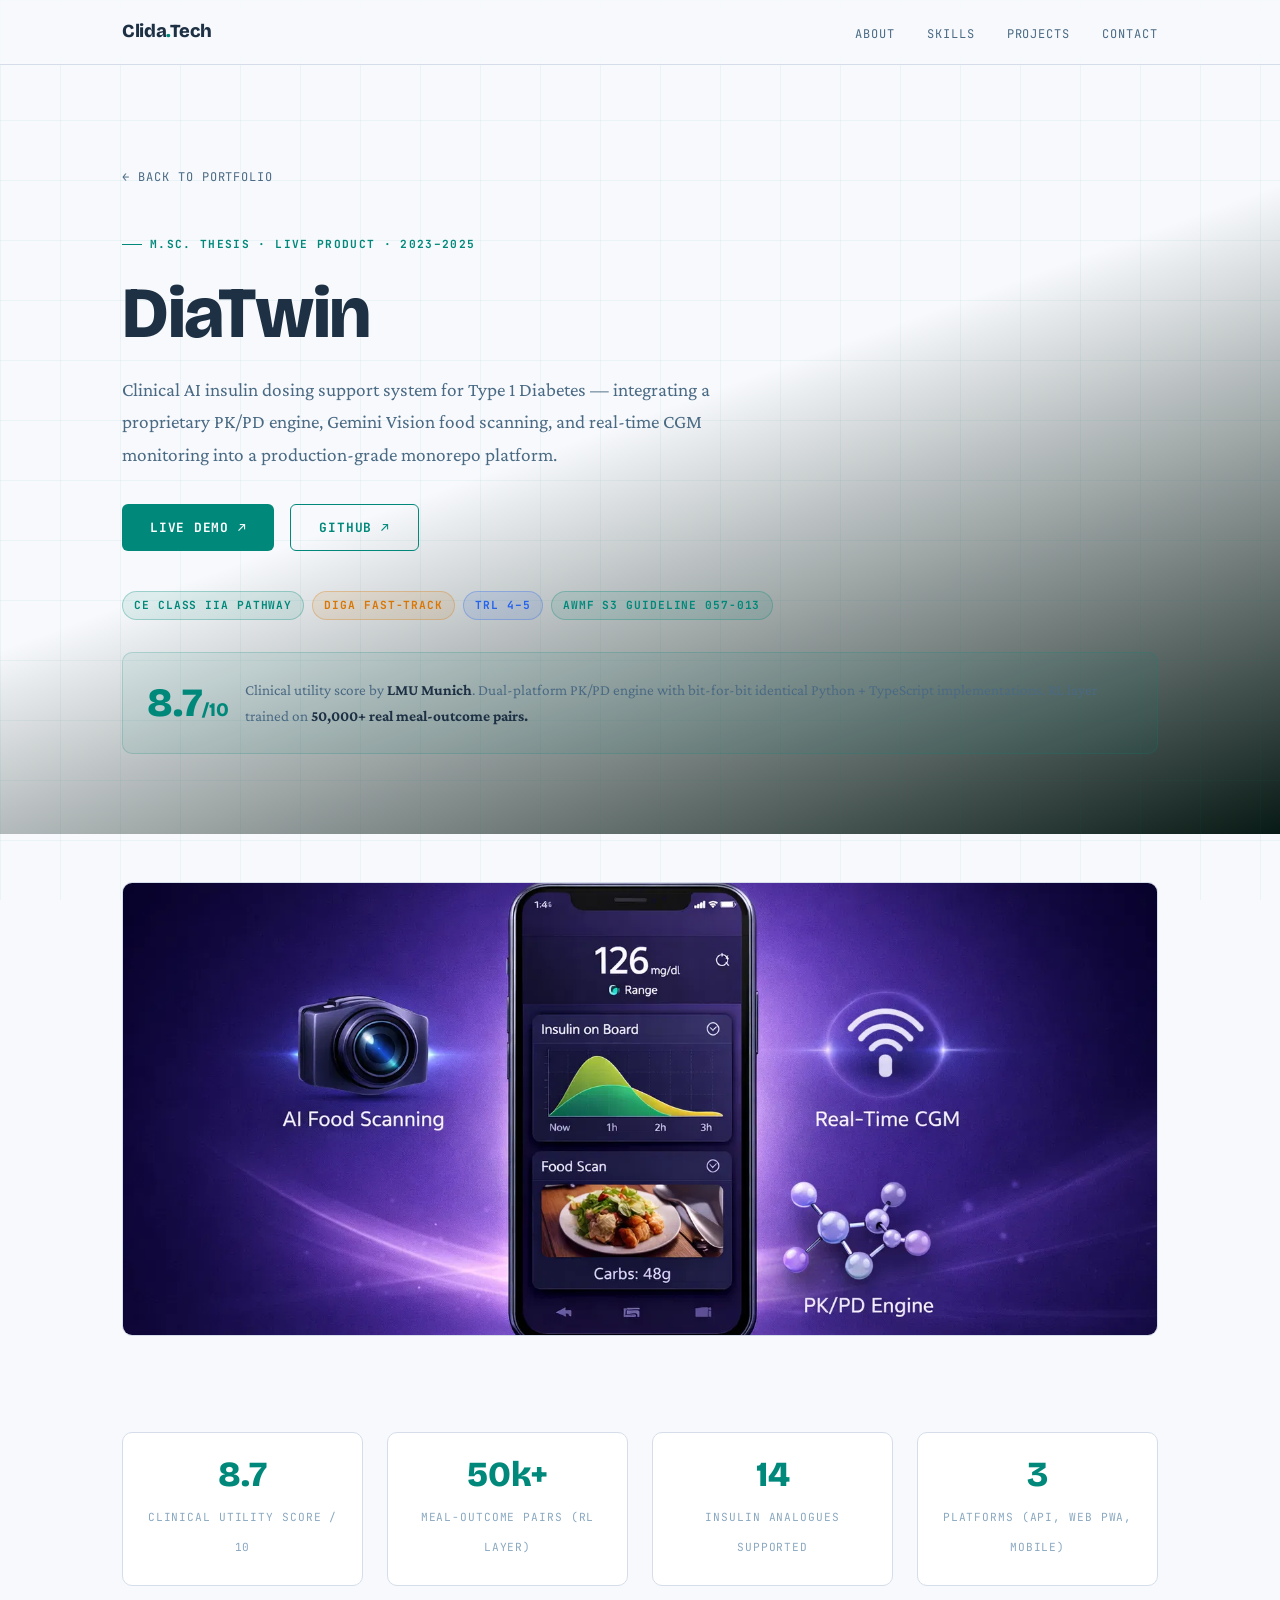
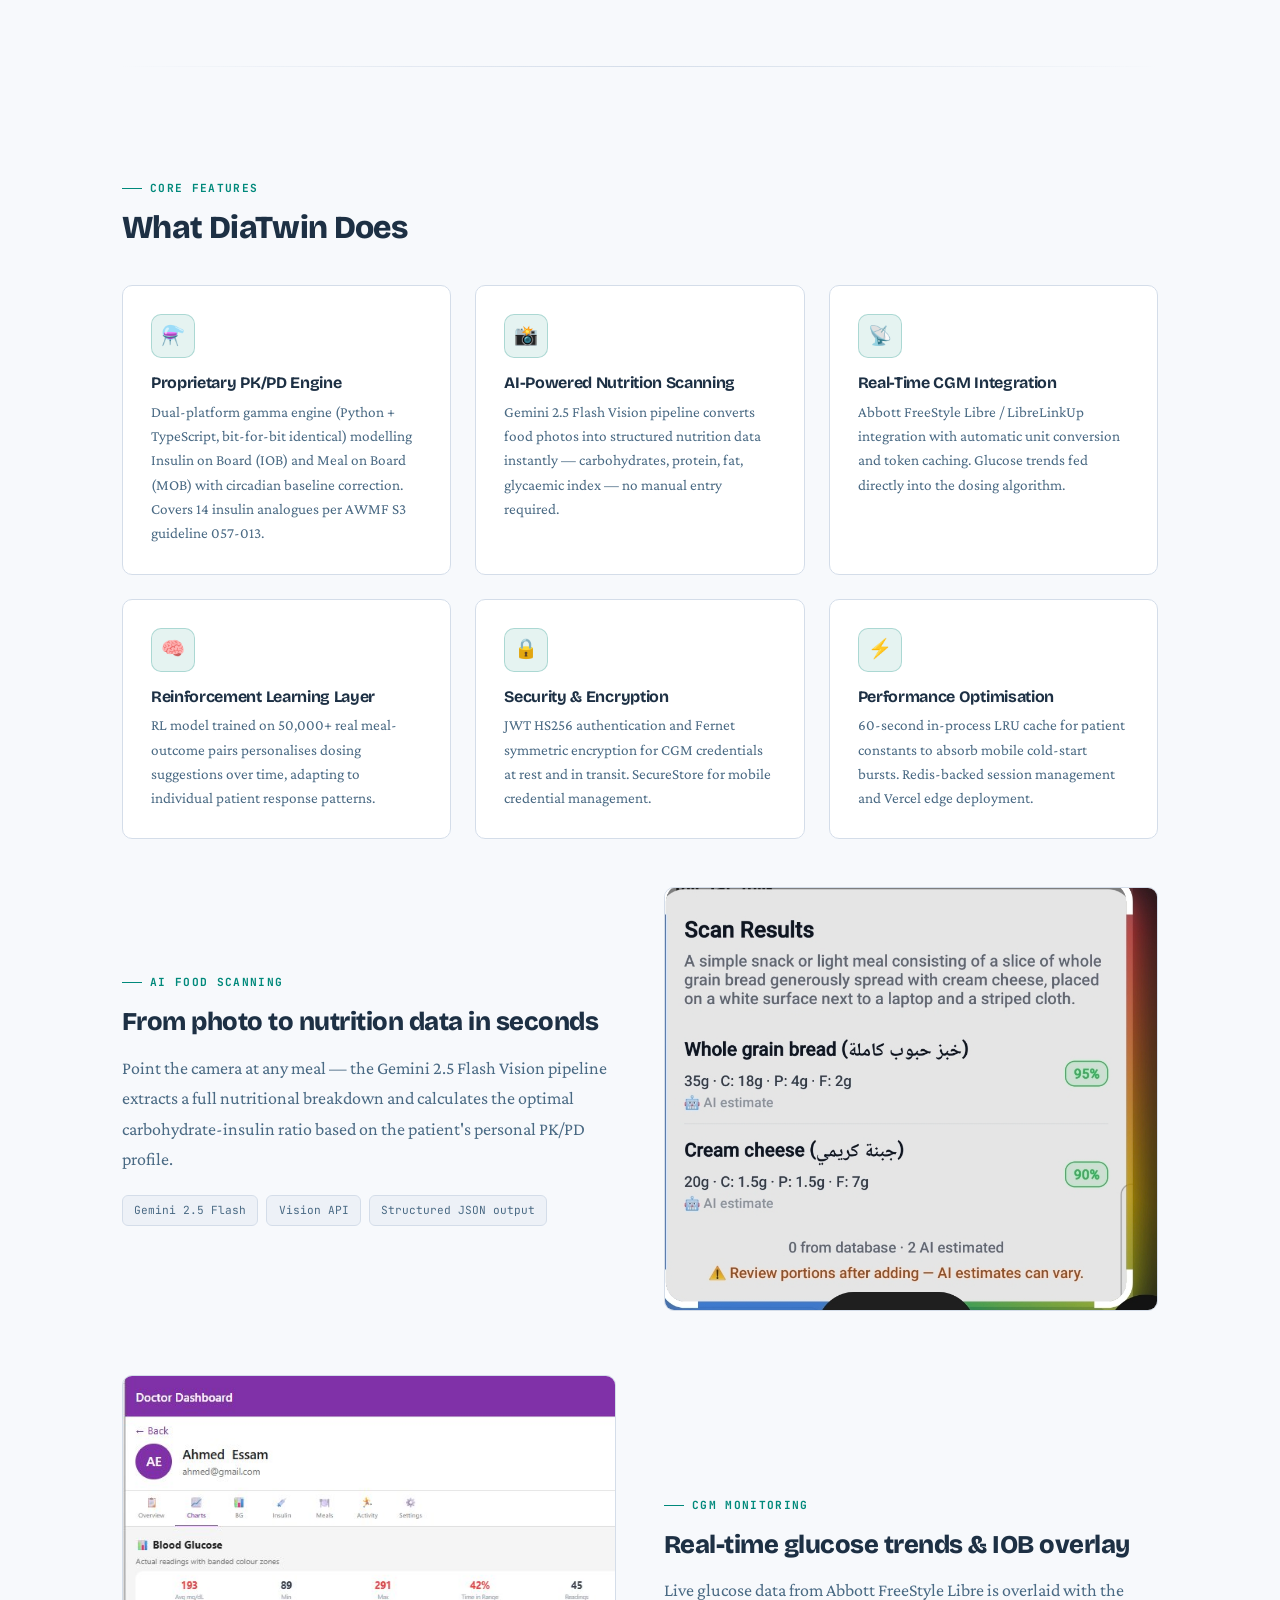
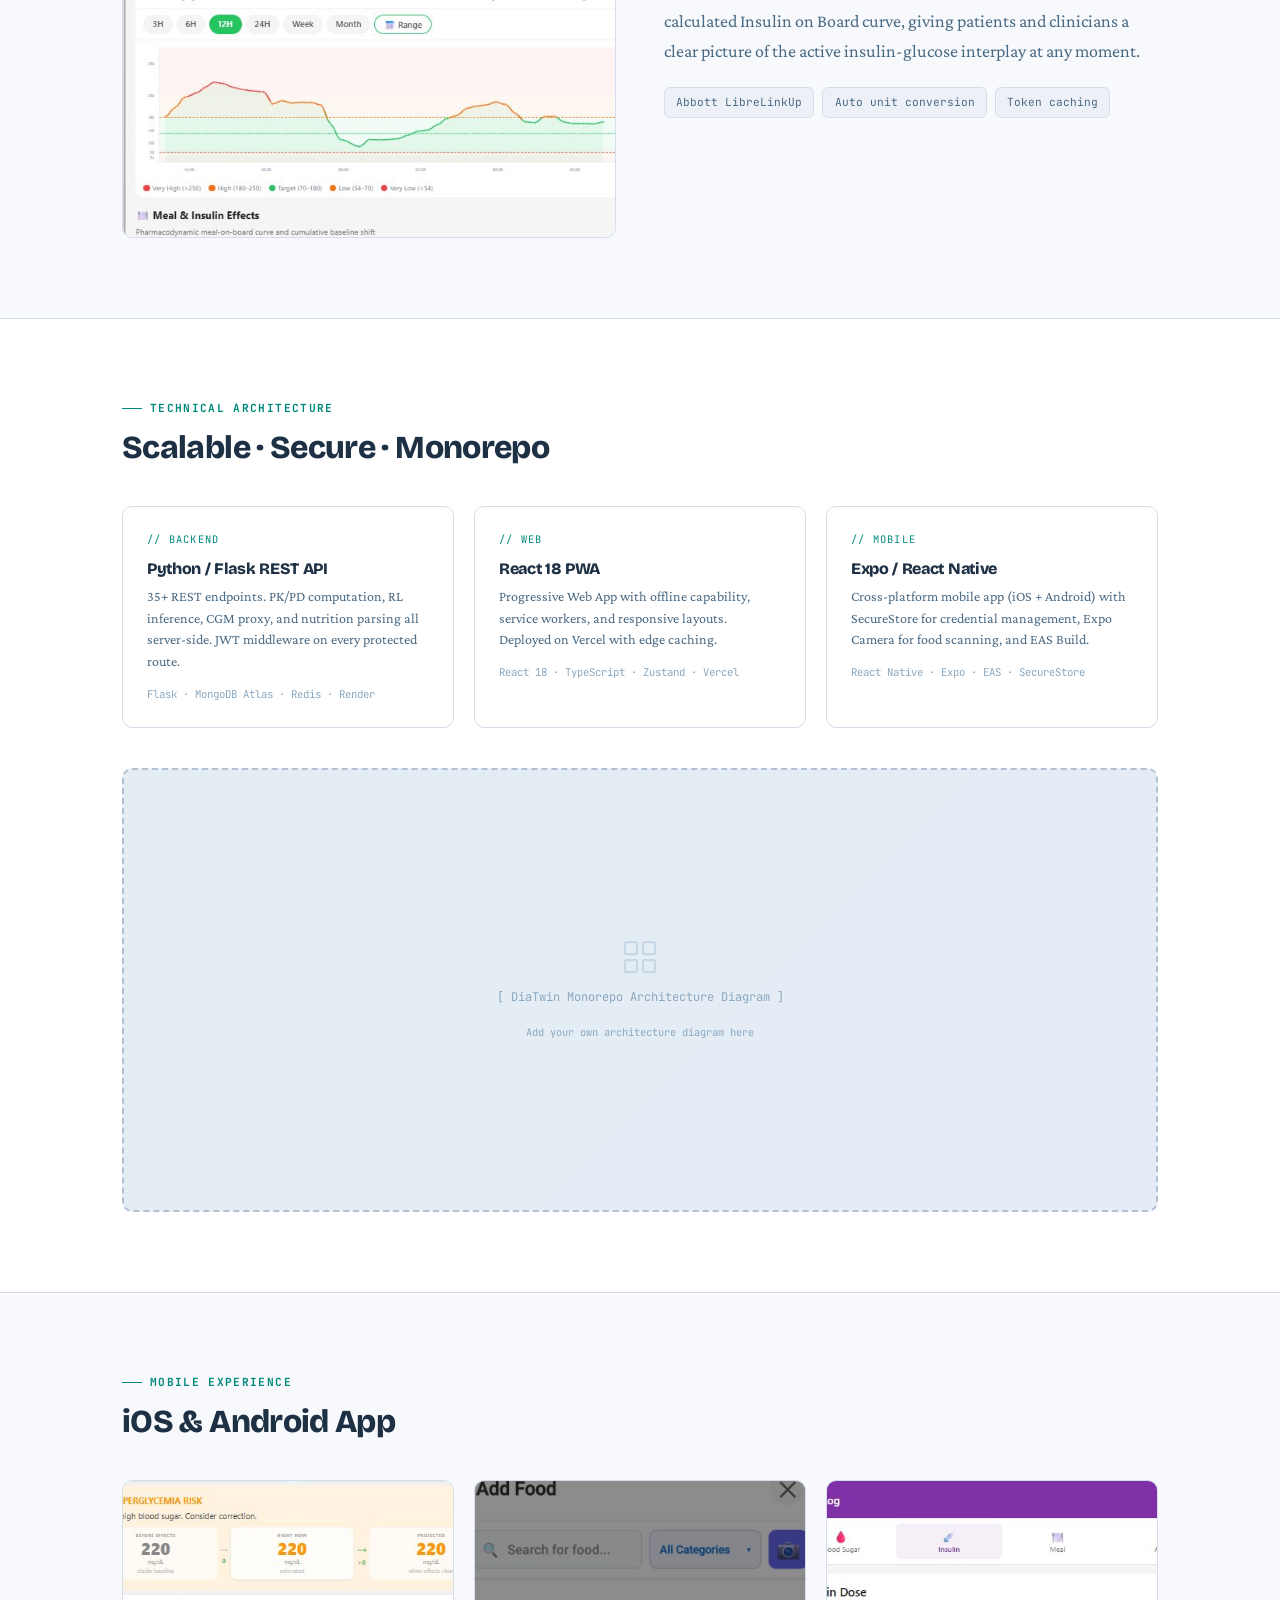
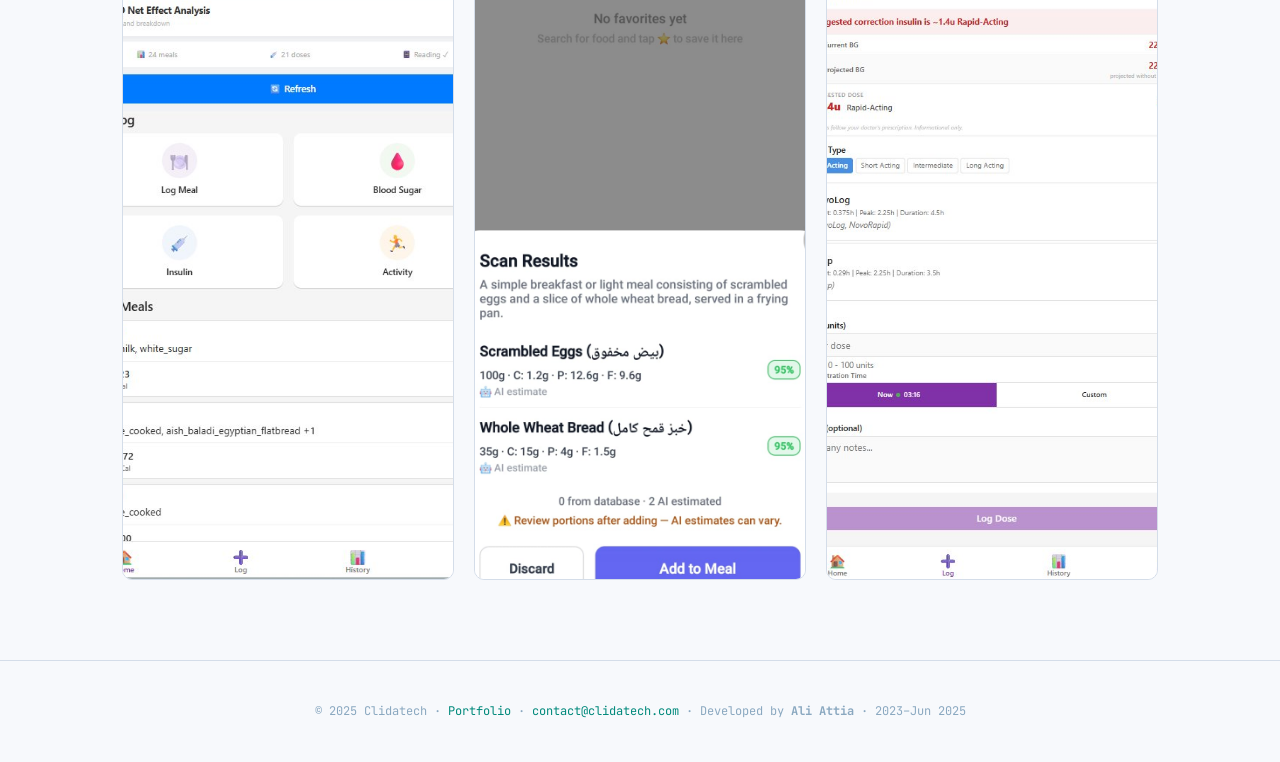
<file: diatwin.html>
<!DOCTYPE html>
<html lang="en">
<head>
  <meta charset="UTF-8" />
  <meta name="viewport" content="width=device-width, initial-scale=1.0" />
  <title>DiaTwin — Clinical AI Insulin Dosing · Clidatech</title>
  <meta name="description" content="AI-powered T1D management platform with PK/PD engine, Gemini Vision food scanning, and CGM integration. M.Sc. thesis + live production product." />
  <link rel="stylesheet" href="style.css" />
  <style>
    .proj-hero { background: linear-gradient(160deg, var(--bg) 50%, #081a15 100%); }

    .validation-bar {
      display: flex;
      align-items: center;
      gap: 1rem;
      background: rgba(0,137,123,.07);
      border: 1px solid rgba(0,137,123,.2);
      border-radius: 10px;
      padding: 1rem 1.5rem;
      margin-top: 2rem;
    }

    .validation-score {
      font-family: var(--font-head);
      font-size: 2.5rem;
      font-weight: 800;
      color: var(--teal);
      flex-shrink: 0;
    }

    .validation-bar p {
      font-size: .95rem;
      color: var(--text-2);
    }

    .validation-bar strong { color: var(--white); }

    .arch-grid {
      display: grid;
      grid-template-columns: repeat(3, 1fr);
      gap: 1.25rem;
    }

    .arch-card {
      background: var(--bg-2);
      border: 1px solid var(--border);
      border-radius: 10px;
      padding: 1.5rem;
    }

    .arch-card .arch-label {
      font-family: var(--font-mono);
      font-size: .65rem;
      color: var(--teal);
      letter-spacing: .12em;
      text-transform: uppercase;
      margin-bottom: .75rem;
    }

    .arch-card h4 {
      font-size: 1rem;
      margin-bottom: .5rem;
    }

    .arch-card p {
      font-size: .88rem;
      color: var(--text-2);
      line-height: 1.55;
    }

    .arch-stack {
      margin-top: .75rem;
      font-family: var(--font-mono);
      font-size: .67rem;
      color: var(--text-3);
    }

    @media (max-width: 768px) {
      .arch-grid { grid-template-columns: 1fr; }
    }
  </style>
</head>
<body>

  <nav>
    <div class="nav-inner">
      <a href="index.html" class="nav-logo">Clida<span>.</span>Tech</a>
      <ul class="nav-links">
        <li><a href="index.html#about">About</a></li>
        <li><a href="index.html#skills">Skills</a></li>
        <li><a href="index.html#projects">Projects</a></li>
        <li><a href="index.html#contact">Contact</a></li>
      </ul>
    </div>
  </nav>

  <!-- HERO -->
  <section class="proj-hero">
    <div class="container">
      <a href="index.html" class="back-link">← Back to Portfolio</a>

      <div class="label" style="margin-bottom:1.25rem;">M.Sc. Thesis · Live Product · 2023–2025</div>
      <h1 class="fade-up">DiaTwin</h1>
      <p class="lead fade-up-2">
        Clinical AI insulin dosing support system for Type 1 Diabetes — integrating a
        proprietary PK/PD engine, Gemini Vision food scanning, and real-time CGM
        monitoring into a production-grade monorepo platform.
      </p>

      <div class="proj-links fade-up-3">
        <a href="https://diatwin.clidatech.com" target="_blank" rel="noopener" class="btn btn-primary">Live Demo ↗</a>
        <a href="https://github.com/aliattia02" target="_blank" rel="noopener" class="btn btn-outline">GitHub ↗</a>
      </div>

      <div class="chips fade-up-4">
        <span class="tag">CE Class IIa Pathway</span>
        <span class="tag amber">DiGA Fast-Track</span>
        <span class="tag blue">TRL 4–5</span>
        <span class="tag">AWMF S3 Guideline 057-013</span>
      </div>

      <div class="validation-bar fade-up-4">
        <div class="validation-score">8.7<span style="font-size:1.2rem;">/10</span></div>
        <p>
          Clinical utility score by <strong> LMU Munich</strong>.
          Dual-platform PK/PD engine with bit-for-bit identical Python + TypeScript implementations.
          RL layer trained on <strong>50,000+ real meal-outcome pairs.</strong>
        </p>
      </div>
    </div>
  </section>

  <!-- MAIN SCREENSHOT -->
  <section style="padding:3rem 0;">
    <div class="container">
      <img src="docs/screenshots/diatwin/diatwin-hero.png"
           alt="DiaTwin — Main app interface"
           class="proj-screenshot" style="aspect-ratio:16/7;">
    </div>
  </section>

  <!-- KEY STATS -->
  <section style="padding:3rem 0;">
    <div class="container">
      <div class="stat-grid">
        <div class="stat-block">
          <span class="stat-num">8.7</span>
          <span class="stat-label">Clinical Utility Score / 10</span>
        </div>
        <div class="stat-block">
          <span class="stat-num">50k+</span>
          <span class="stat-label">Meal-Outcome Pairs (RL Layer)</span>
        </div>
        <div class="stat-block">
          <span class="stat-num">14</span>
          <span class="stat-label">Insulin Analogues Supported</span>
        </div>
        <div class="stat-block">
          <span class="stat-num">3</span>
          <span class="stat-label">Platforms (API, Web PWA, Mobile)</span>
        </div>
      </div>
    </div>
  </section>

  <div class="container"><div class="divider"></div></div>

  <!-- FEATURES -->
  <section>
    <div class="container">
      <div class="label" style="margin-bottom:.75rem;">Core Features</div>
      <h2 style="font-size:2rem; margin-bottom:2.5rem;">What DiaTwin Does</h2>

      <div class="feature-grid" style="margin-bottom:3rem;">
        <div class="feature-card">
          <div class="feature-icon">⚗️</div>
          <h4>Proprietary PK/PD Engine</h4>
          <p>Dual-platform gamma engine (Python + TypeScript, bit-for-bit identical) modelling Insulin on Board (IOB) and Meal on Board (MOB) with circadian baseline correction. Covers 14 insulin analogues per AWMF S3 guideline 057-013.</p>
        </div>
        <div class="feature-card">
          <div class="feature-icon">📸</div>
          <h4>AI-Powered Nutrition Scanning</h4>
          <p>Gemini 2.5 Flash Vision pipeline converts food photos into structured nutrition data instantly — carbohydrates, protein, fat, glycaemic index — no manual entry required.</p>
        </div>
        <div class="feature-card">
          <div class="feature-icon">📡</div>
          <h4>Real-Time CGM Integration</h4>
          <p>Abbott FreeStyle Libre / LibreLinkUp integration with automatic unit conversion and token caching. Glucose trends fed directly into the dosing algorithm.</p>
        </div>
        <div class="feature-card">
          <div class="feature-icon">🧠</div>
          <h4>Reinforcement Learning Layer</h4>
          <p>RL model trained on 50,000+ real meal-outcome pairs personalises dosing suggestions over time, adapting to individual patient response patterns.</p>
        </div>
        <div class="feature-card">
          <div class="feature-icon">🔒</div>
          <h4>Security &amp; Encryption</h4>
          <p>JWT HS256 authentication and Fernet symmetric encryption for CGM credentials at rest and in transit. SecureStore for mobile credential management.</p>
        </div>
        <div class="feature-card">
          <div class="feature-icon">⚡</div>
          <h4>Performance Optimisation</h4>
          <p>60-second in-process LRU cache for patient constants to absorb mobile cold-start bursts. Redis-backed session management and Vercel edge deployment.</p>
        </div>
      </div>

      <!-- Screenshot: Food scanning -->
      <div class="two-col" style="gap:3rem; margin-bottom:4rem; align-items:center;">
        <div>
          <div class="label" style="margin-bottom:1rem;">AI Food Scanning</div>
          <h3 style="font-size:1.6rem; margin-bottom:1rem;">From photo to nutrition data in seconds</h3>
          <p style="color:var(--text-2); margin-bottom:1.25rem;">
            Point the camera at any meal — the Gemini 2.5 Flash Vision pipeline extracts
            a full nutritional breakdown and calculates the optimal carbohydrate-insulin ratio
            based on the patient's personal PK/PD profile.
          </p>
          <div class="chips">
            <span class="chip">Gemini 2.5 Flash</span>
            <span class="chip">Vision API</span>
            <span class="chip">Structured JSON output</span>
          </div>
        </div>
        <img src="docs/screenshots/diatwin/diatwin-food-scan.png"
             alt="DiaTwin — AI food scanning interface"
             class="proj-screenshot">
      </div>

      <!-- Screenshot: CGM Dashboard -->
      <div class="two-col reverse" style="gap:3rem; align-items:center;">
        <div>
          <div class="label" style="margin-bottom:1rem;">CGM Monitoring</div>
          <h3 style="font-size:1.6rem; margin-bottom:1rem;">Real-time glucose trends &amp; IOB overlay</h3>
          <p style="color:var(--text-2); margin-bottom:1.25rem;">
            Live glucose data from Abbott FreeStyle Libre is overlaid with the calculated
            Insulin on Board curve, giving patients and clinicians a clear picture of
            the active insulin-glucose interplay at any moment.
          </p>
          <div class="chips">
            <span class="chip">Abbott LibreLinkUp</span>
            <span class="chip">Auto unit conversion</span>
            <span class="chip">Token caching</span>
          </div>
        </div>
        <img src="docs/screenshots/diatwin/diatwin-cgm-dashboard.png"
             alt="DiaTwin — CGM dashboard and IOB graph"
             class="proj-screenshot">
      </div>
    </div>
  </section>

  <!-- ARCHITECTURE -->
  <section style="background:var(--bg-2); border-top:1px solid var(--border); border-bottom:1px solid var(--border);">
    <div class="container">
      <div class="label" style="margin-bottom:.75rem;">Technical Architecture</div>
      <h2 style="font-size:2rem; margin-bottom:2.5rem;">Scalable · Secure · Monorepo</h2>

      <div class="arch-grid">
        <div class="arch-card">
          <div class="arch-label">// Backend</div>
          <h4>Python / Flask REST API</h4>
          <p>35+ REST endpoints. PK/PD computation, RL inference, CGM proxy, and nutrition parsing all server-side. JWT middleware on every protected route.</p>
          <div class="arch-stack">Flask · MongoDB Atlas · Redis · Render</div>
        </div>
        <div class="arch-card">
          <div class="arch-label">// Web</div>
          <h4>React 18 PWA</h4>
          <p>Progressive Web App with offline capability, service workers, and responsive layouts. Deployed on Vercel with edge caching.</p>
          <div class="arch-stack">React 18 · TypeScript · Zustand · Vercel</div>
        </div>
        <div class="arch-card">
          <div class="arch-label">// Mobile</div>
          <h4>Expo / React Native</h4>
          <p>Cross-platform mobile app (iOS + Android) with SecureStore for credential management, Expo Camera for food scanning, and EAS Build.</p>
          <div class="arch-stack">React Native · Expo · EAS · SecureStore</div>
        </div>
      </div>

      <div style="margin-top:2.5rem;">
        <div class="img-placeholder" style="aspect-ratio:21/9;">
          <svg viewBox="0 0 24 24" fill="none" stroke="currentColor" stroke-width="1.5">
            <rect x="2" y="2" width="8" height="8" rx="1"/><rect x="14" y="2" width="8" height="8" rx="1"/>
            <rect x="2" y="14" width="8" height="8" rx="1"/><rect x="14" y="14" width="8" height="8" rx="1"/>
          </svg>
          <p>[ DiaTwin Monorepo Architecture Diagram ]</p>
          <p style="font-size:.65rem; color:var(--text-3); margin-top:.25rem;">Add your own architecture diagram here</p>
        </div>
      </div>
    </div>
  </section>

  <!-- MOBILE SCREENSHOTS -->
  <section>
    <div class="container">
      <div class="label" style="margin-bottom:.75rem;">Mobile Experience</div>
      <h2 style="font-size:2rem; margin-bottom:2.5rem;">iOS &amp; Android App</h2>
      <div style="display:grid; grid-template-columns:repeat(3,1fr); gap:1.25rem;">
        <img src="docs/screenshots/diatwin/diatwin-mobile-home.png"
             alt="DiaTwin — Mobile home screen"
             class="proj-screenshot" style="aspect-ratio:9/19;">
        <img src="docs/screenshots/diatwin/diatwin-mobile-foodscan.png"
             alt="DiaTwin — Mobile food scan screen"
             class="proj-screenshot" style="aspect-ratio:9/19;">
        <img src="docs/screenshots/diatwin/diatwin-mobile-cgm.png"
             alt="DiaTwin — Mobile CGM dashboard"
             class="proj-screenshot" style="aspect-ratio:9/19;">
      </div>
    </div>
  </section>

  <footer>
    <div class="container">
      <p>© 2025 Clidatech · <a href="index.html">Portfolio</a> · <a href="mailto:contact@clidatech.com">contact@clidatech.com</a> · Developed by <strong>Ali Attia</strong> · 2023–Jun 2025</p>
    </div>
  </footer>

</body>
</html>
</file>
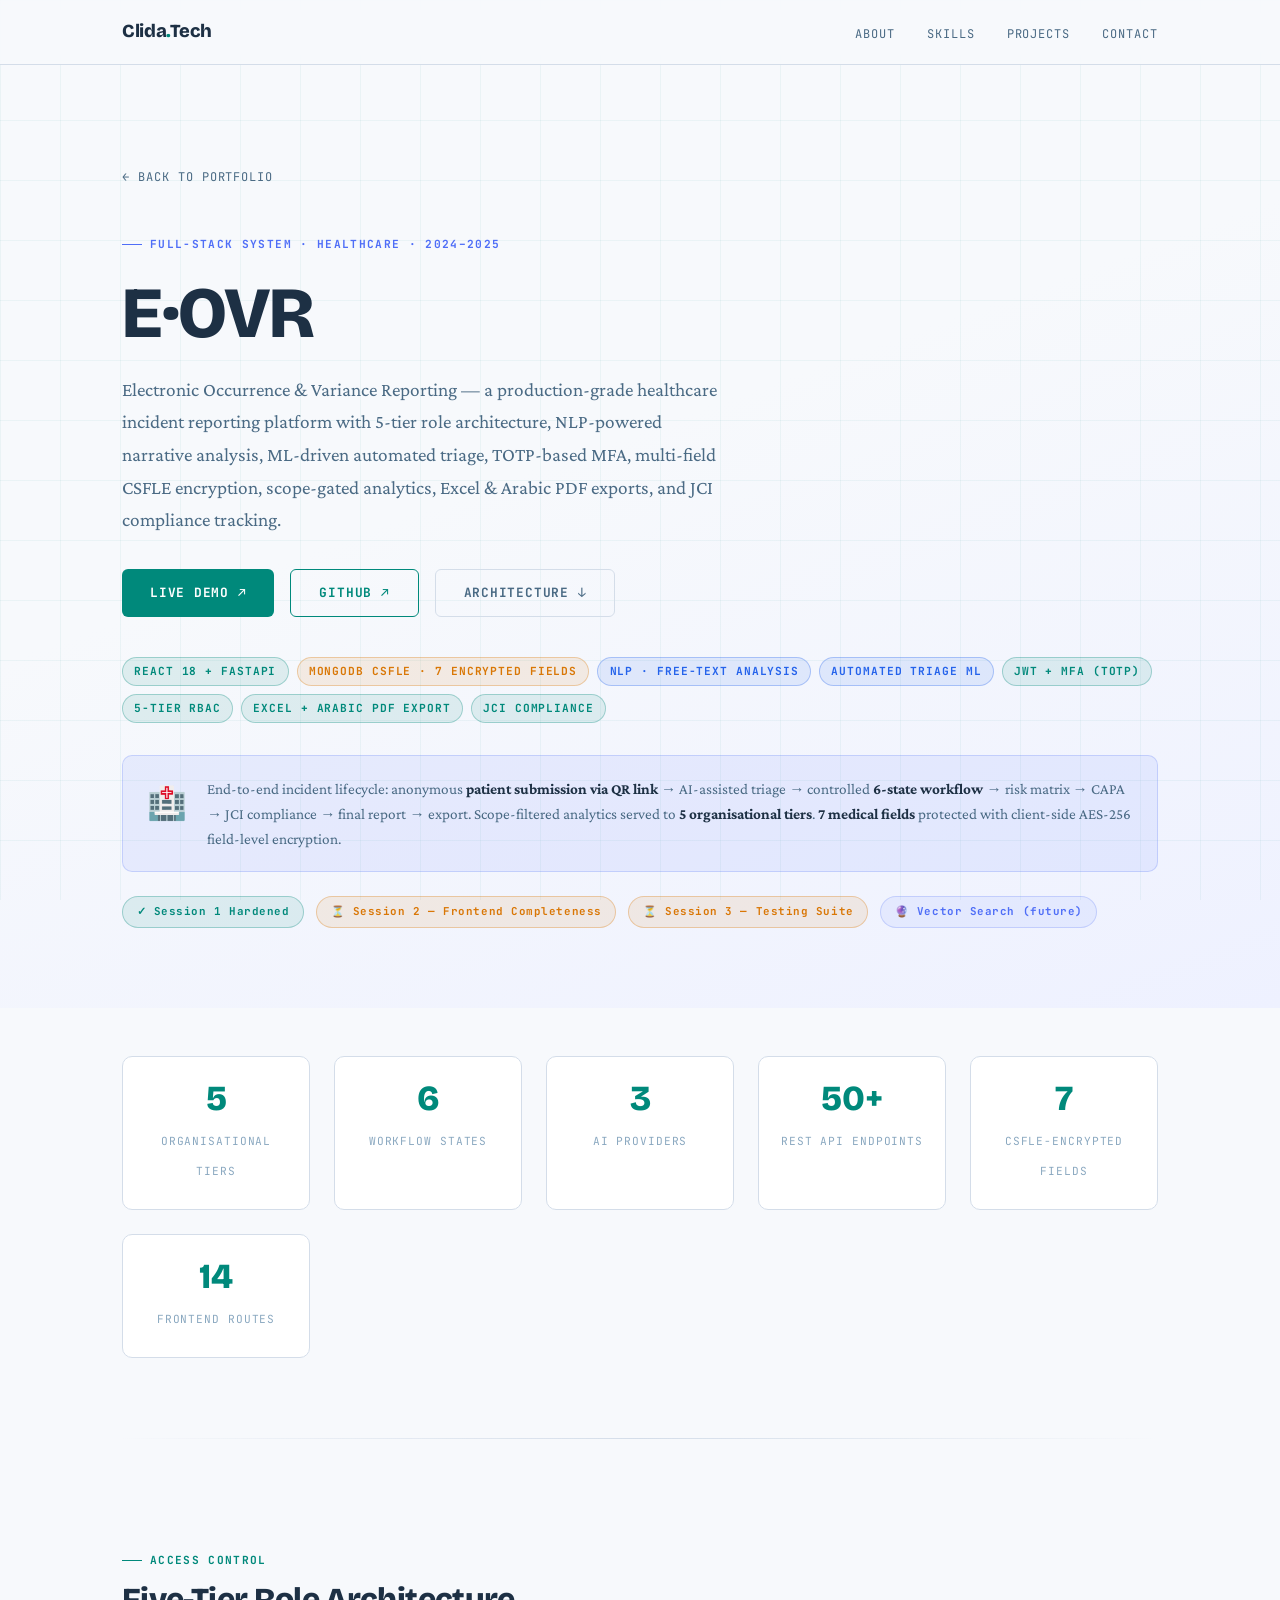
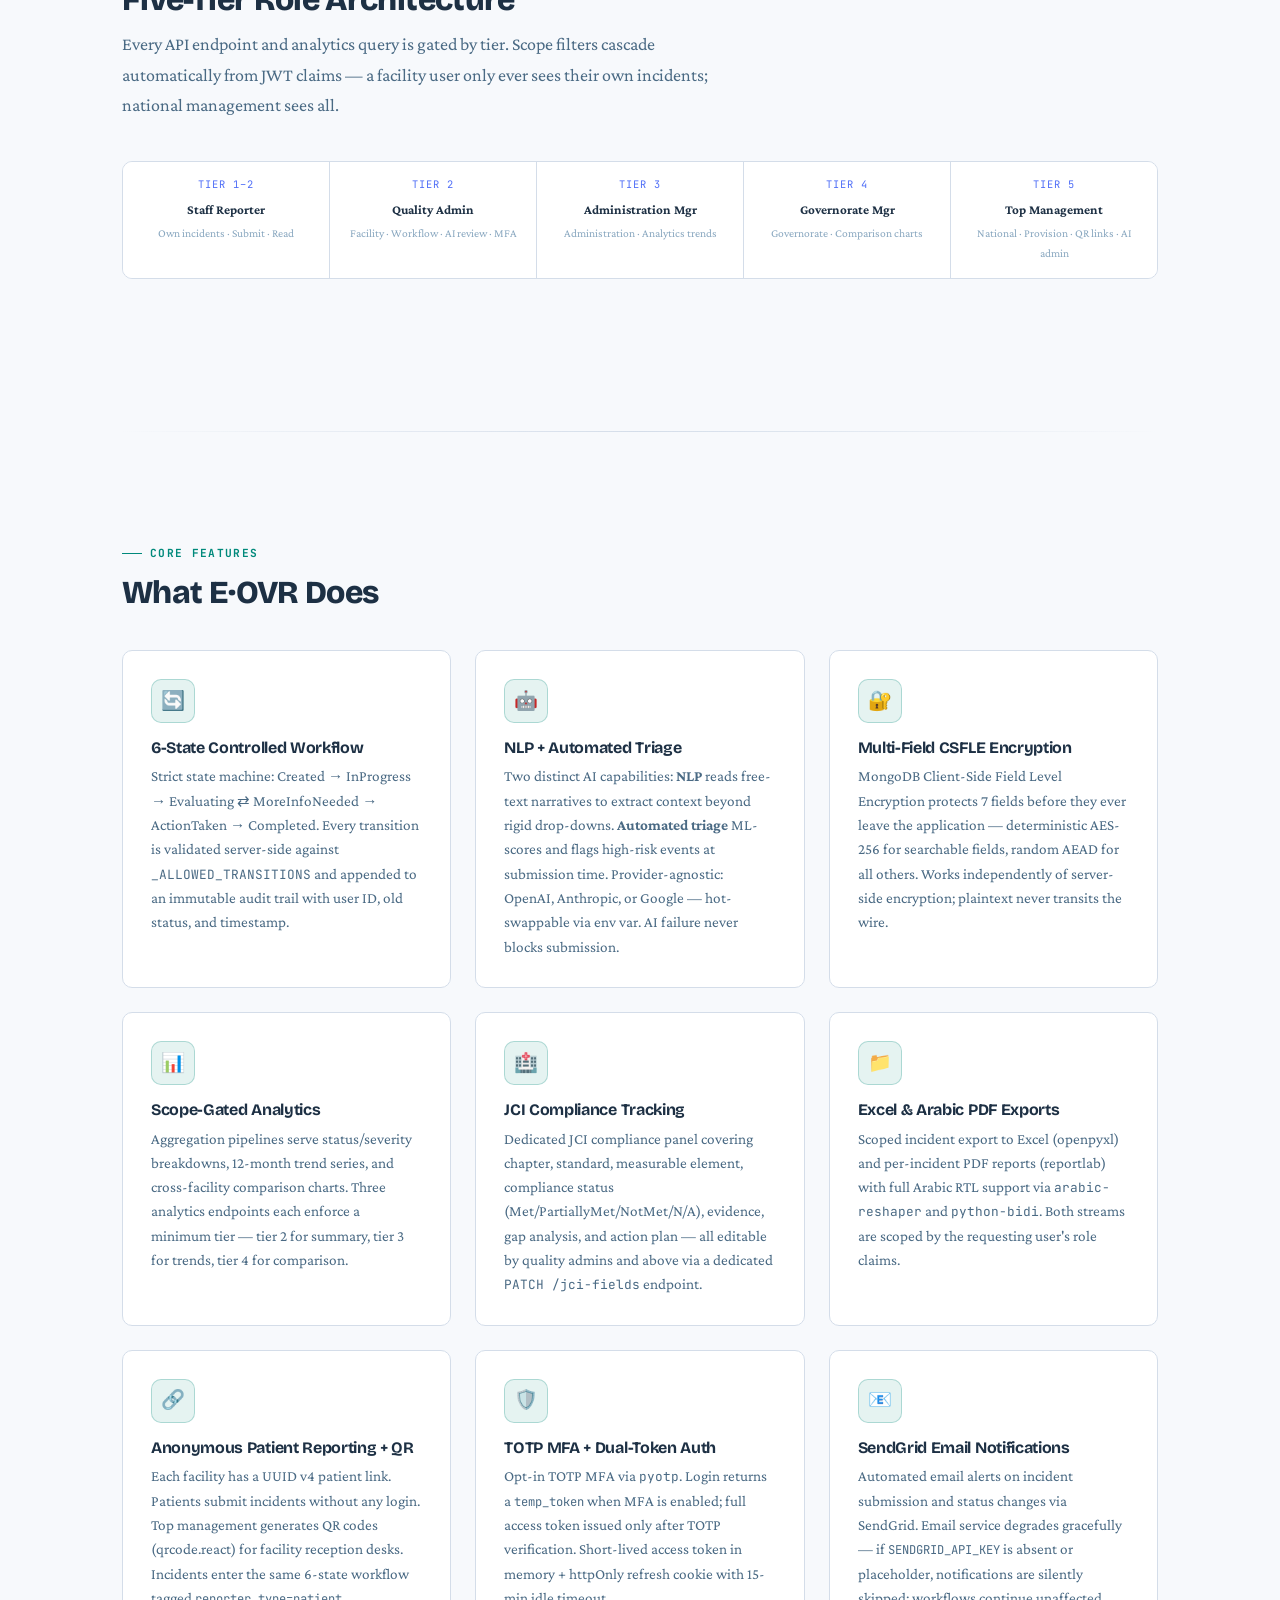
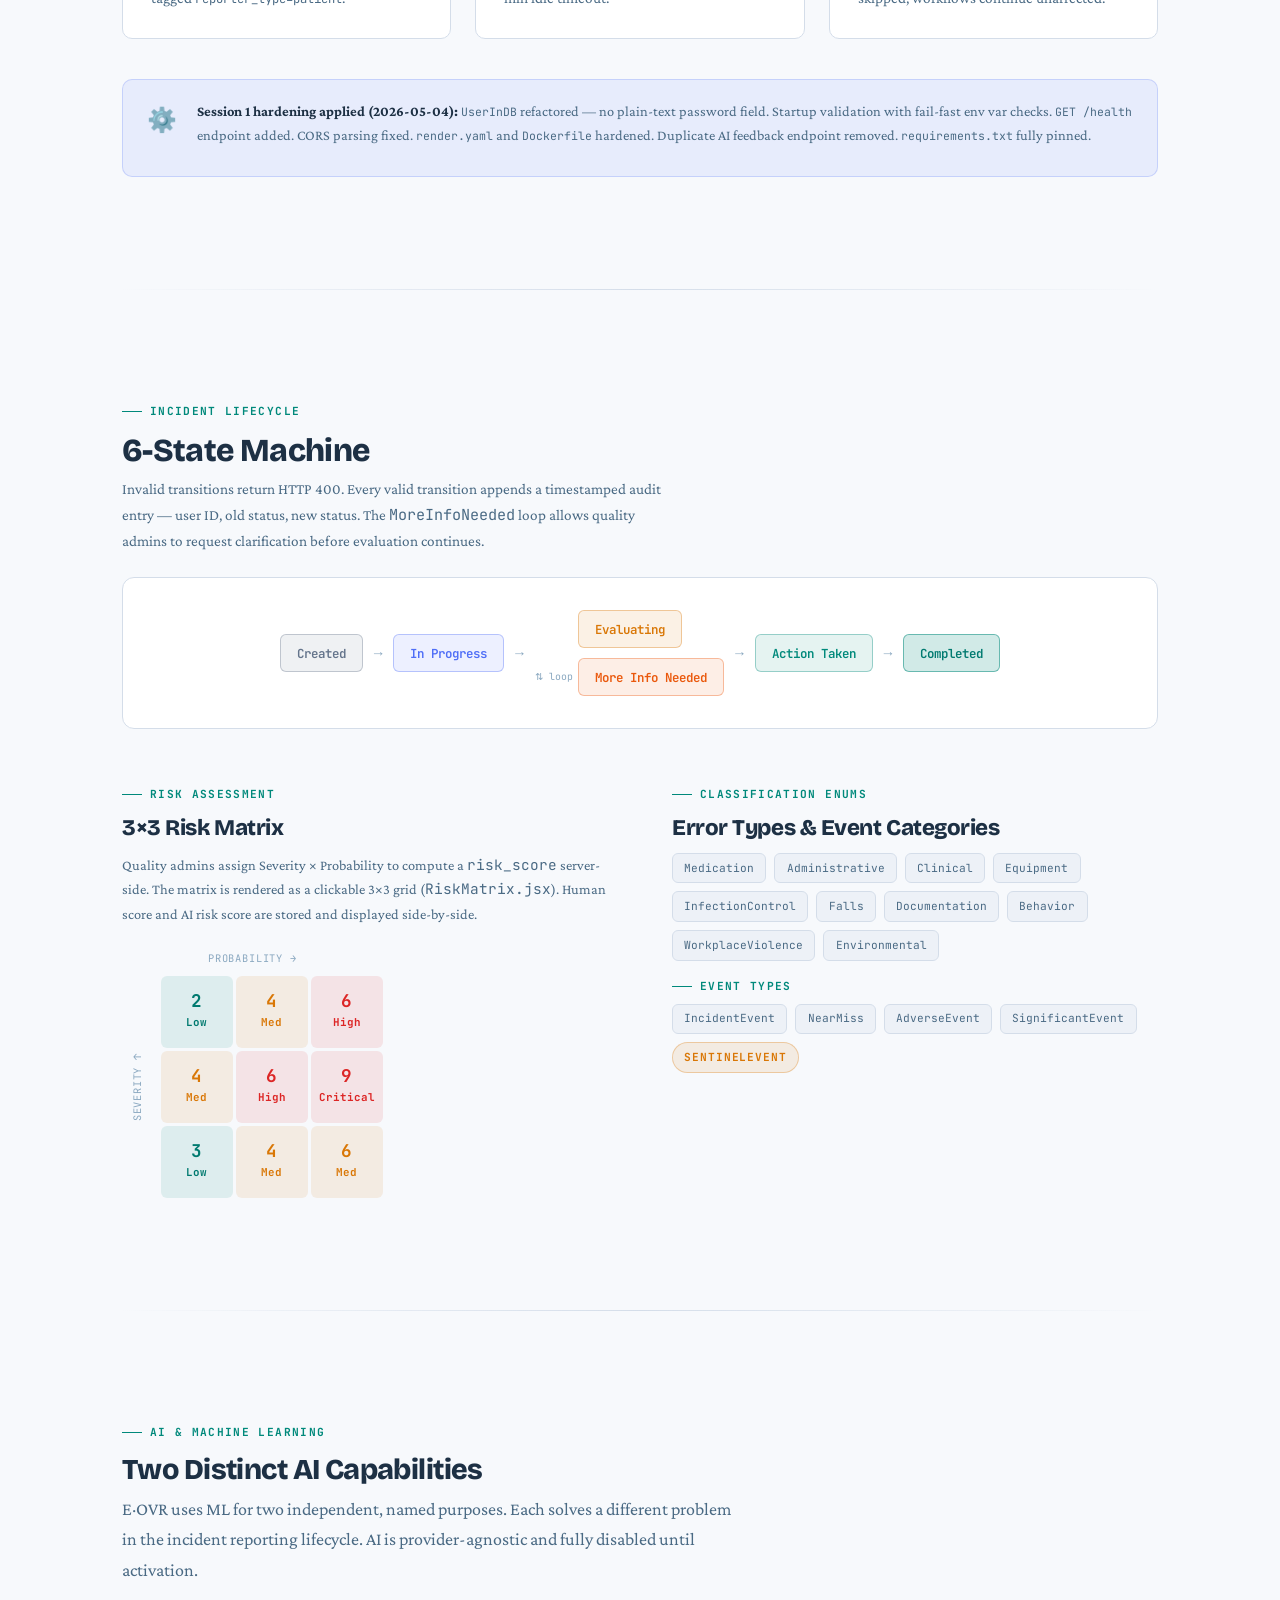
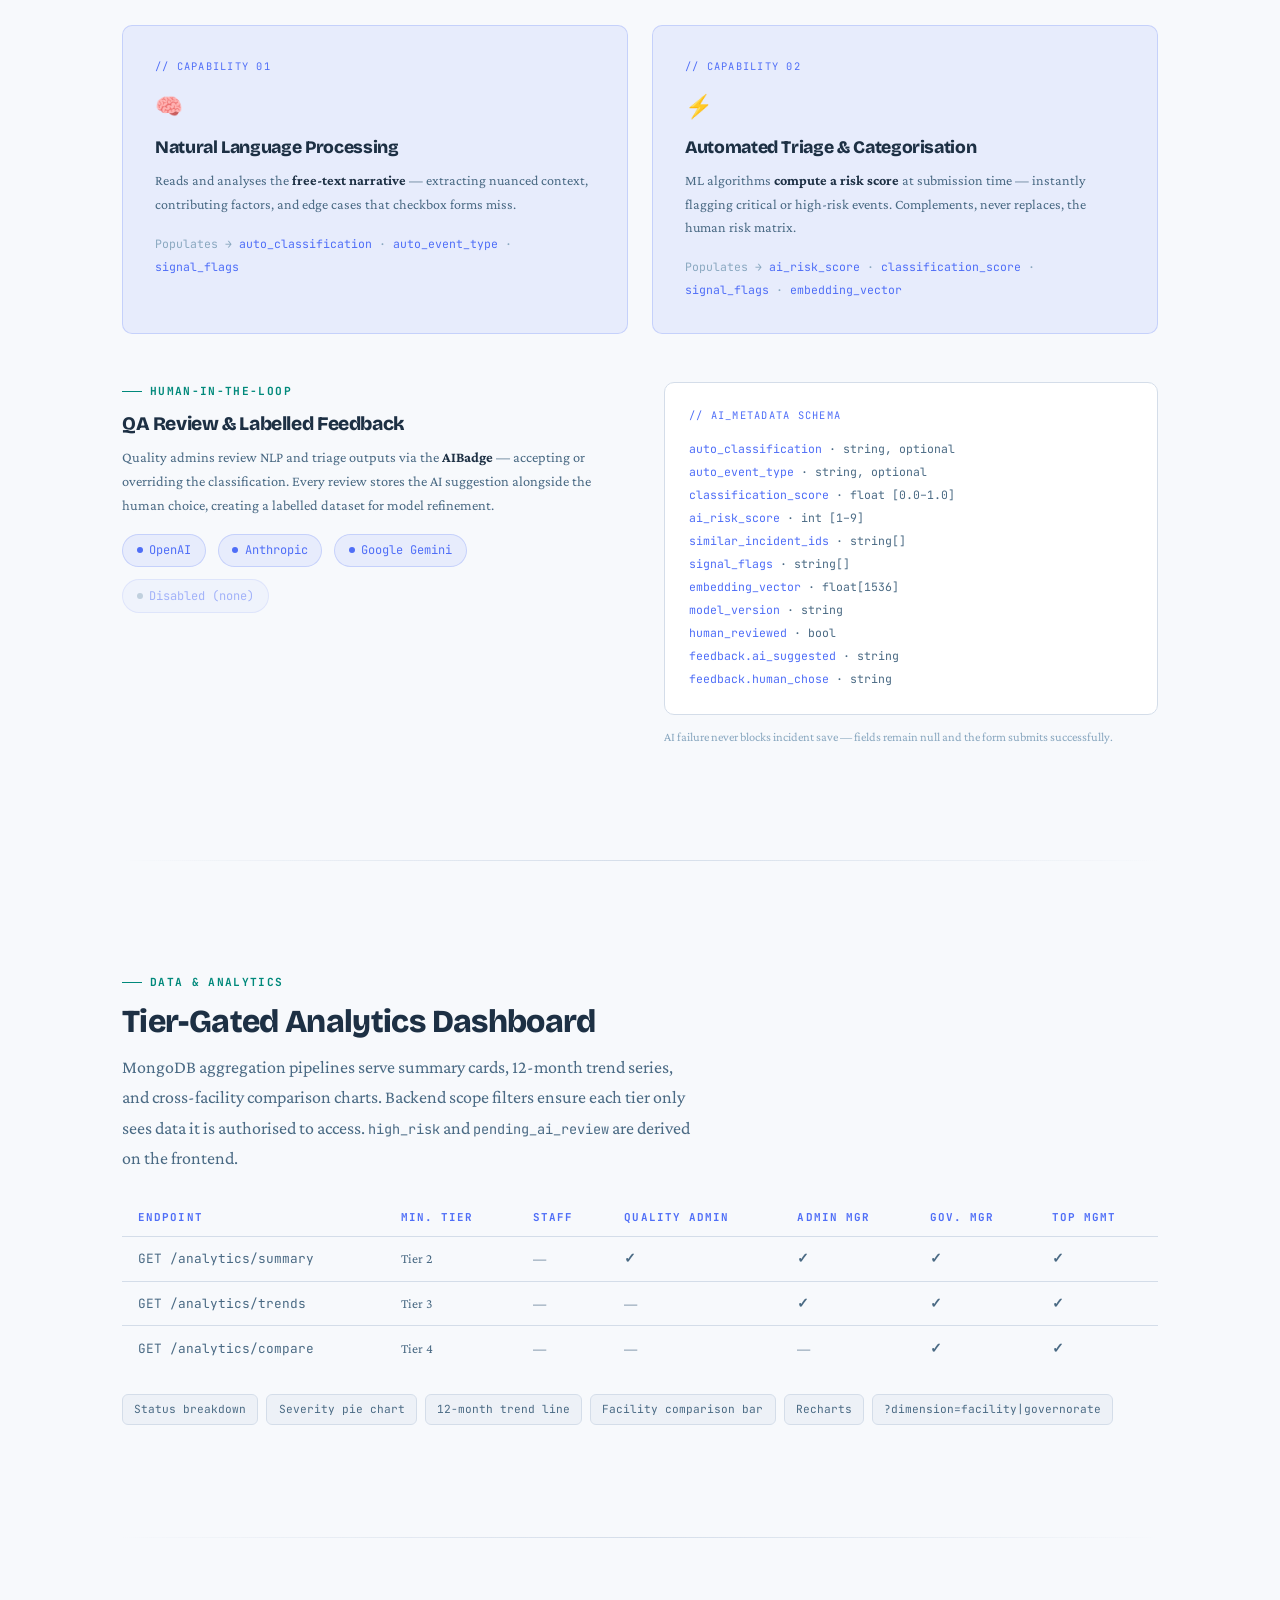
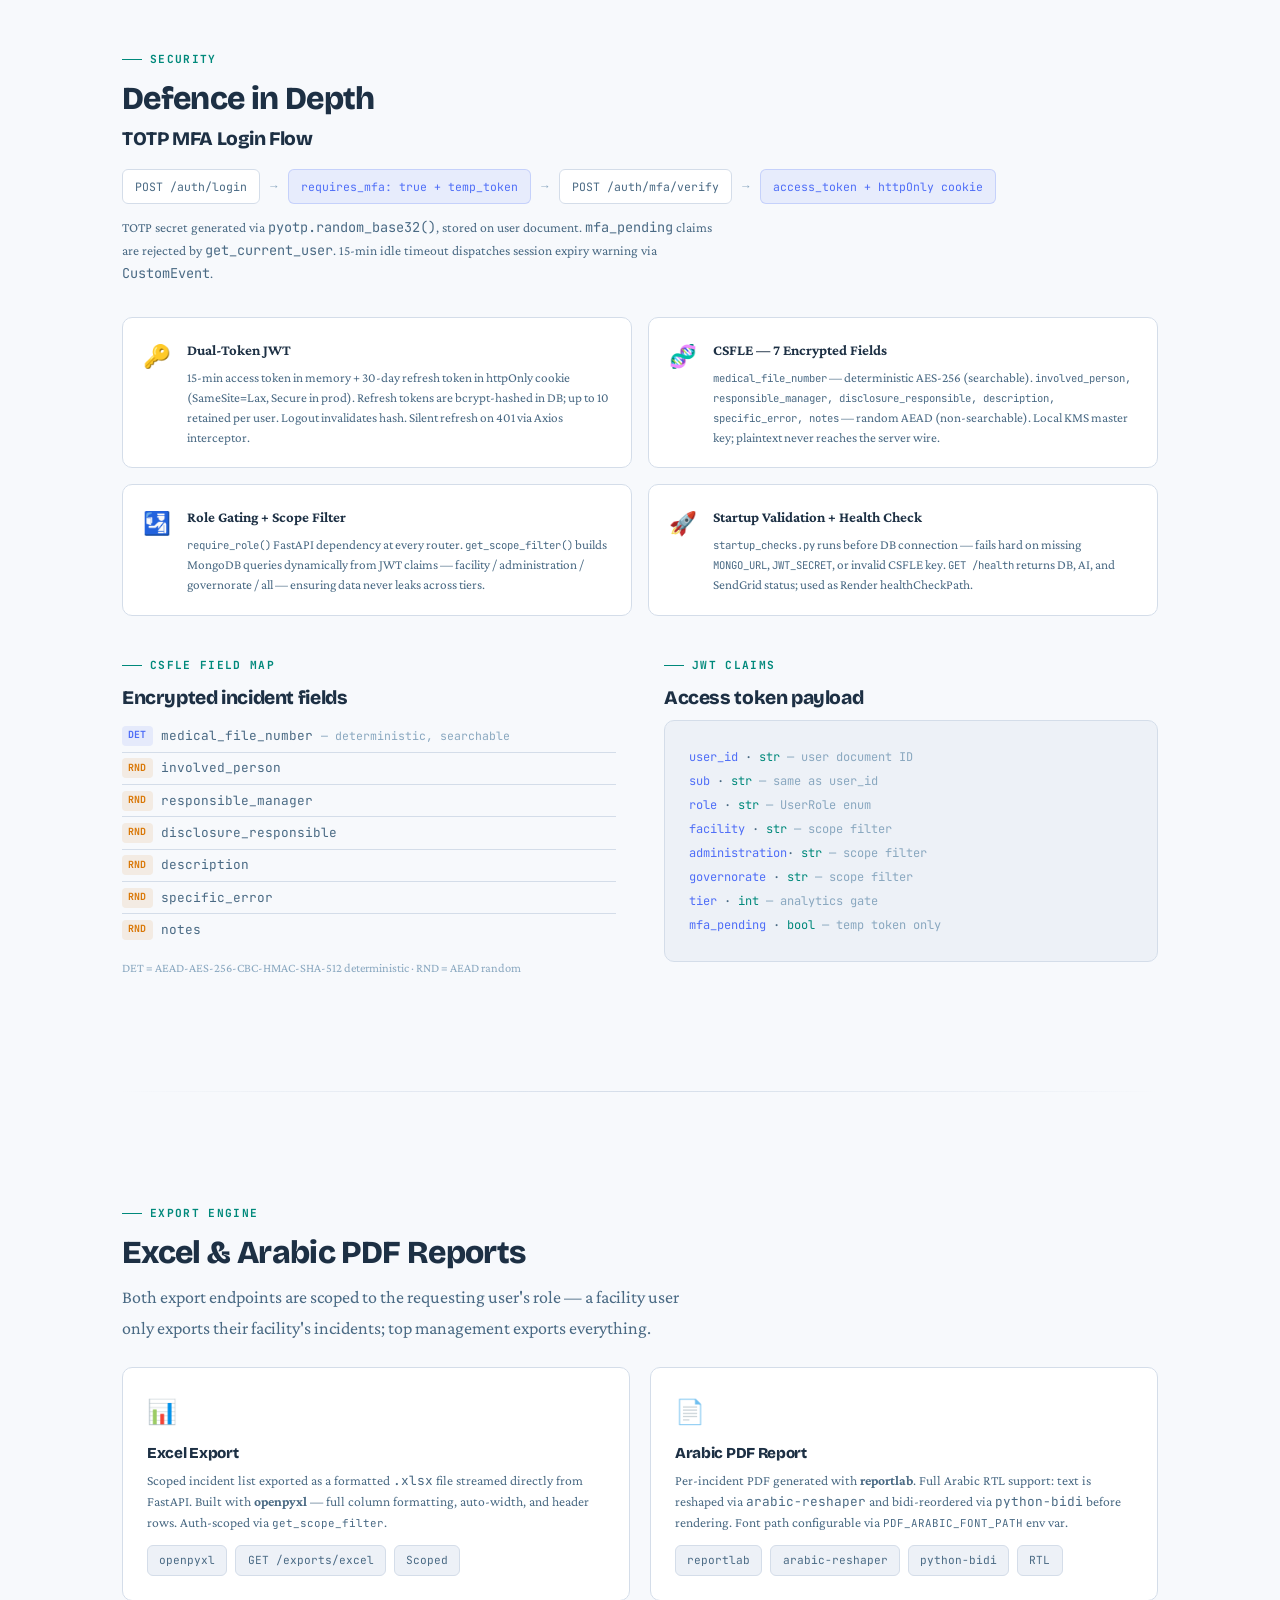
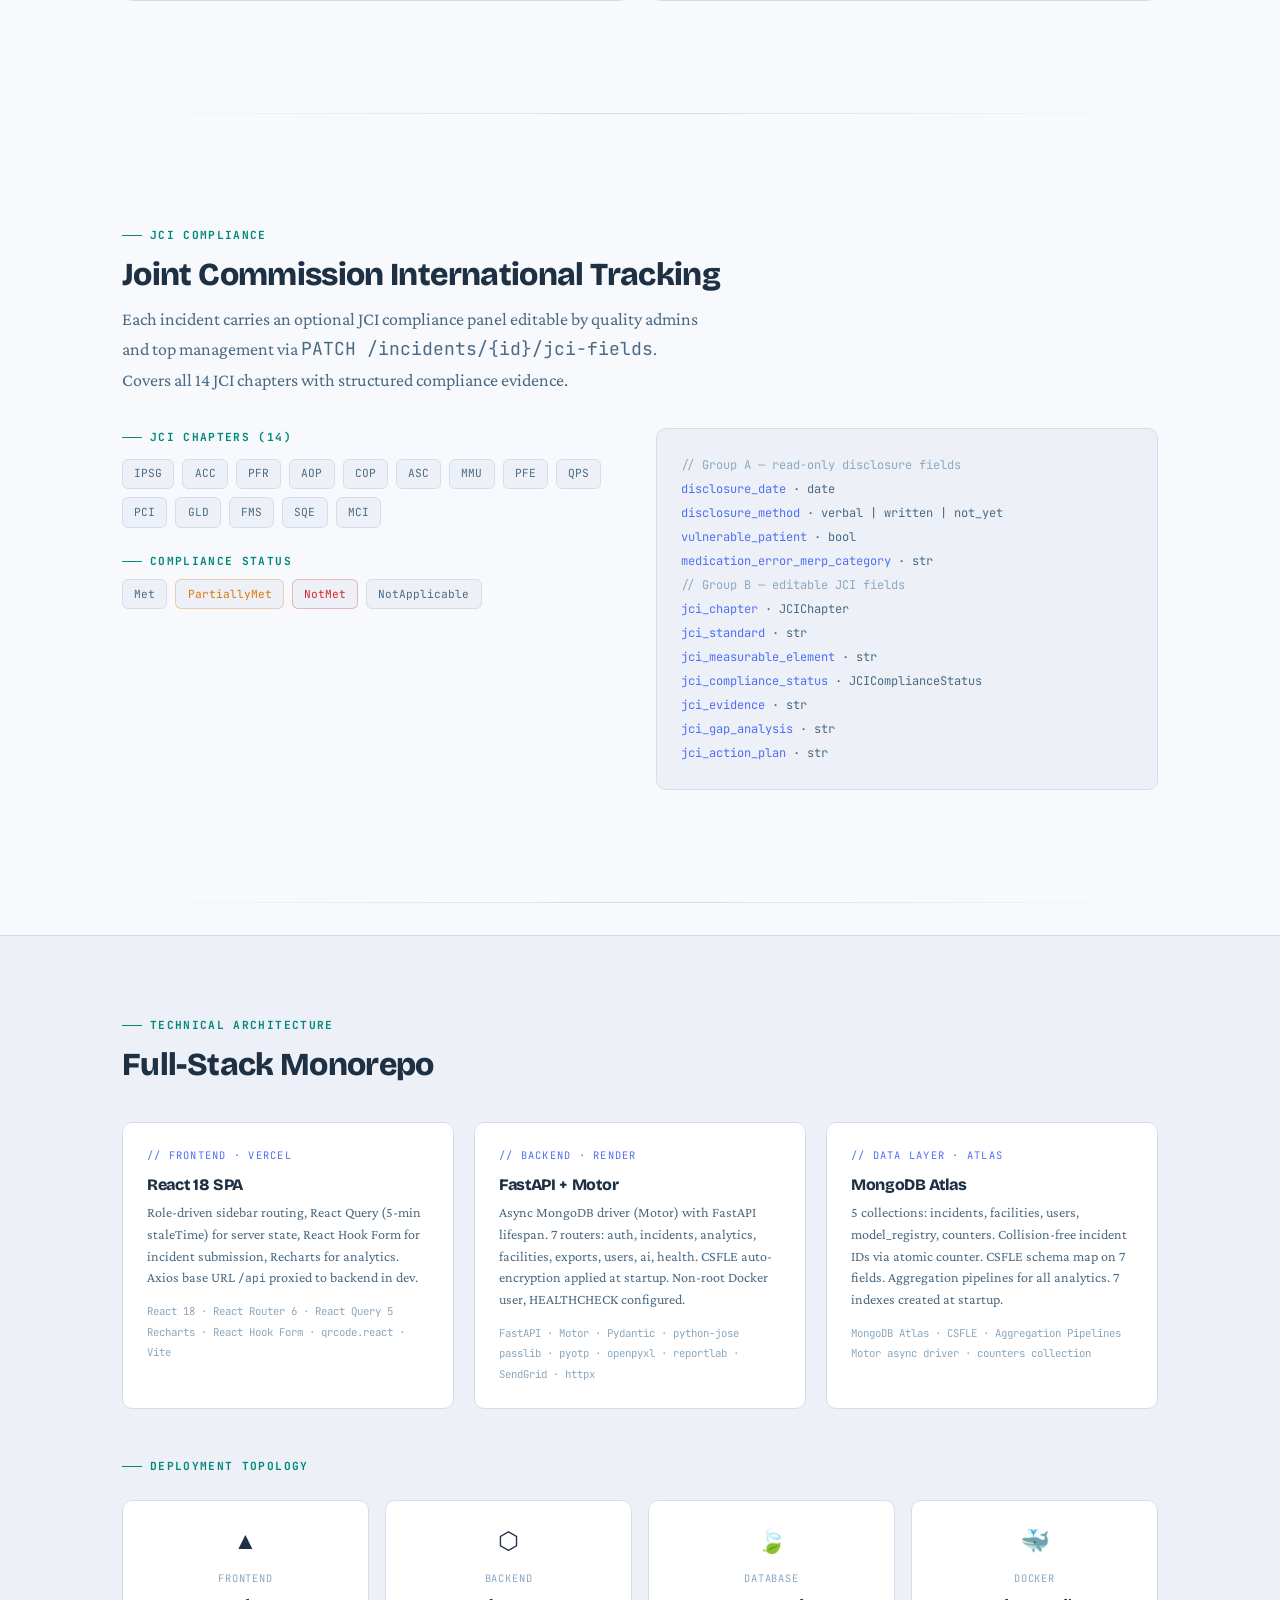
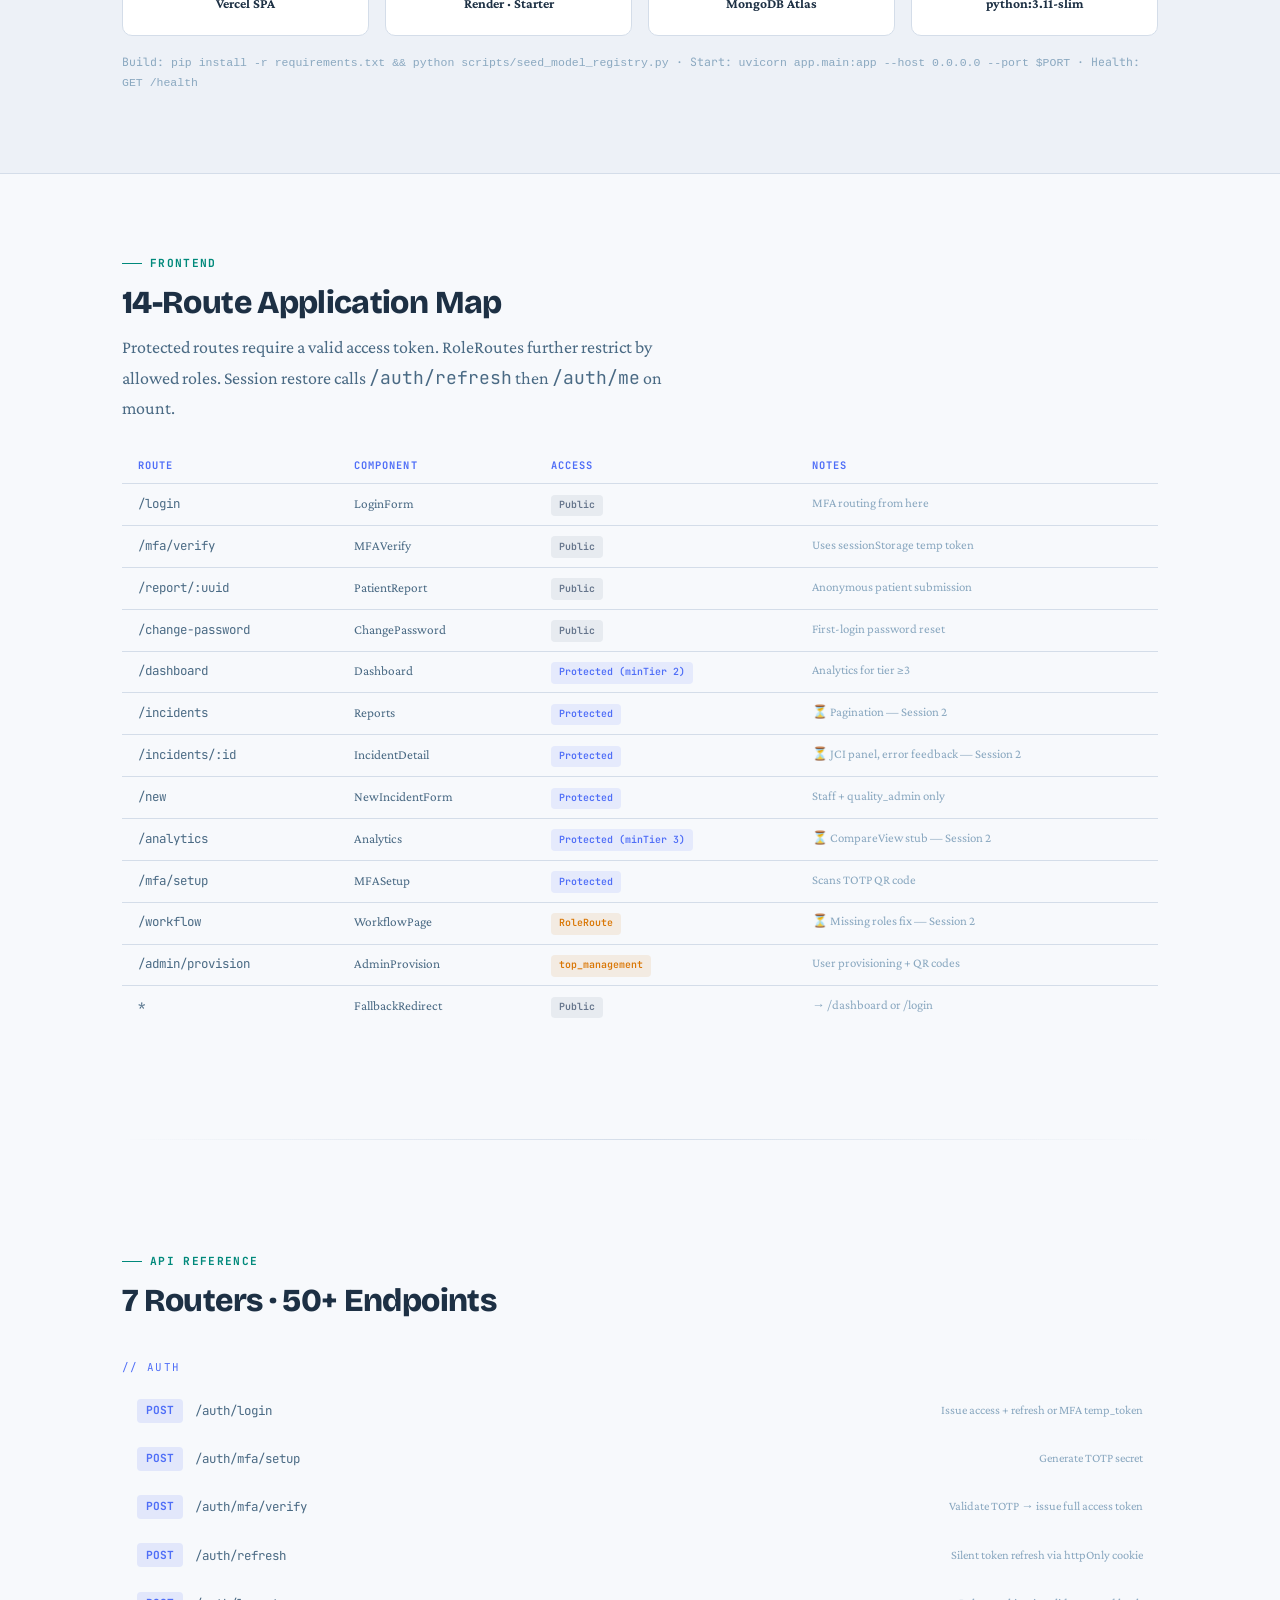
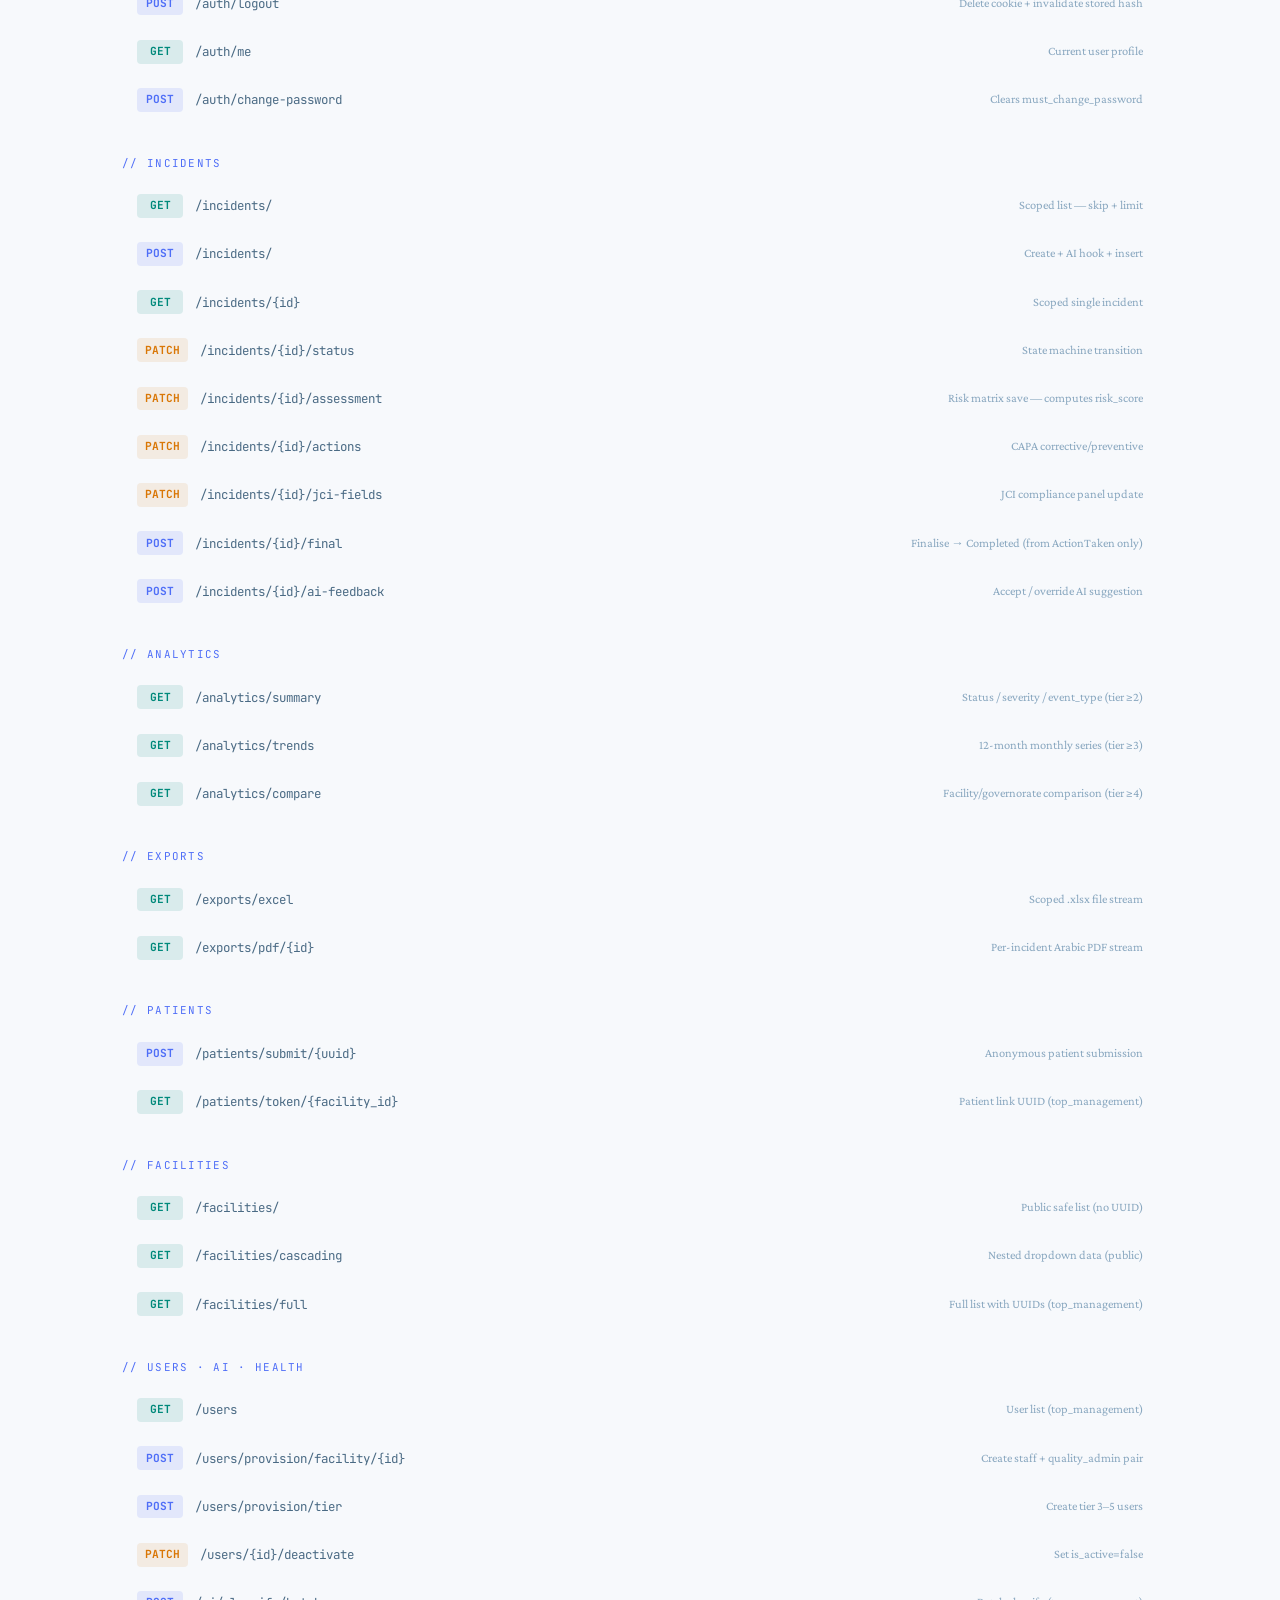
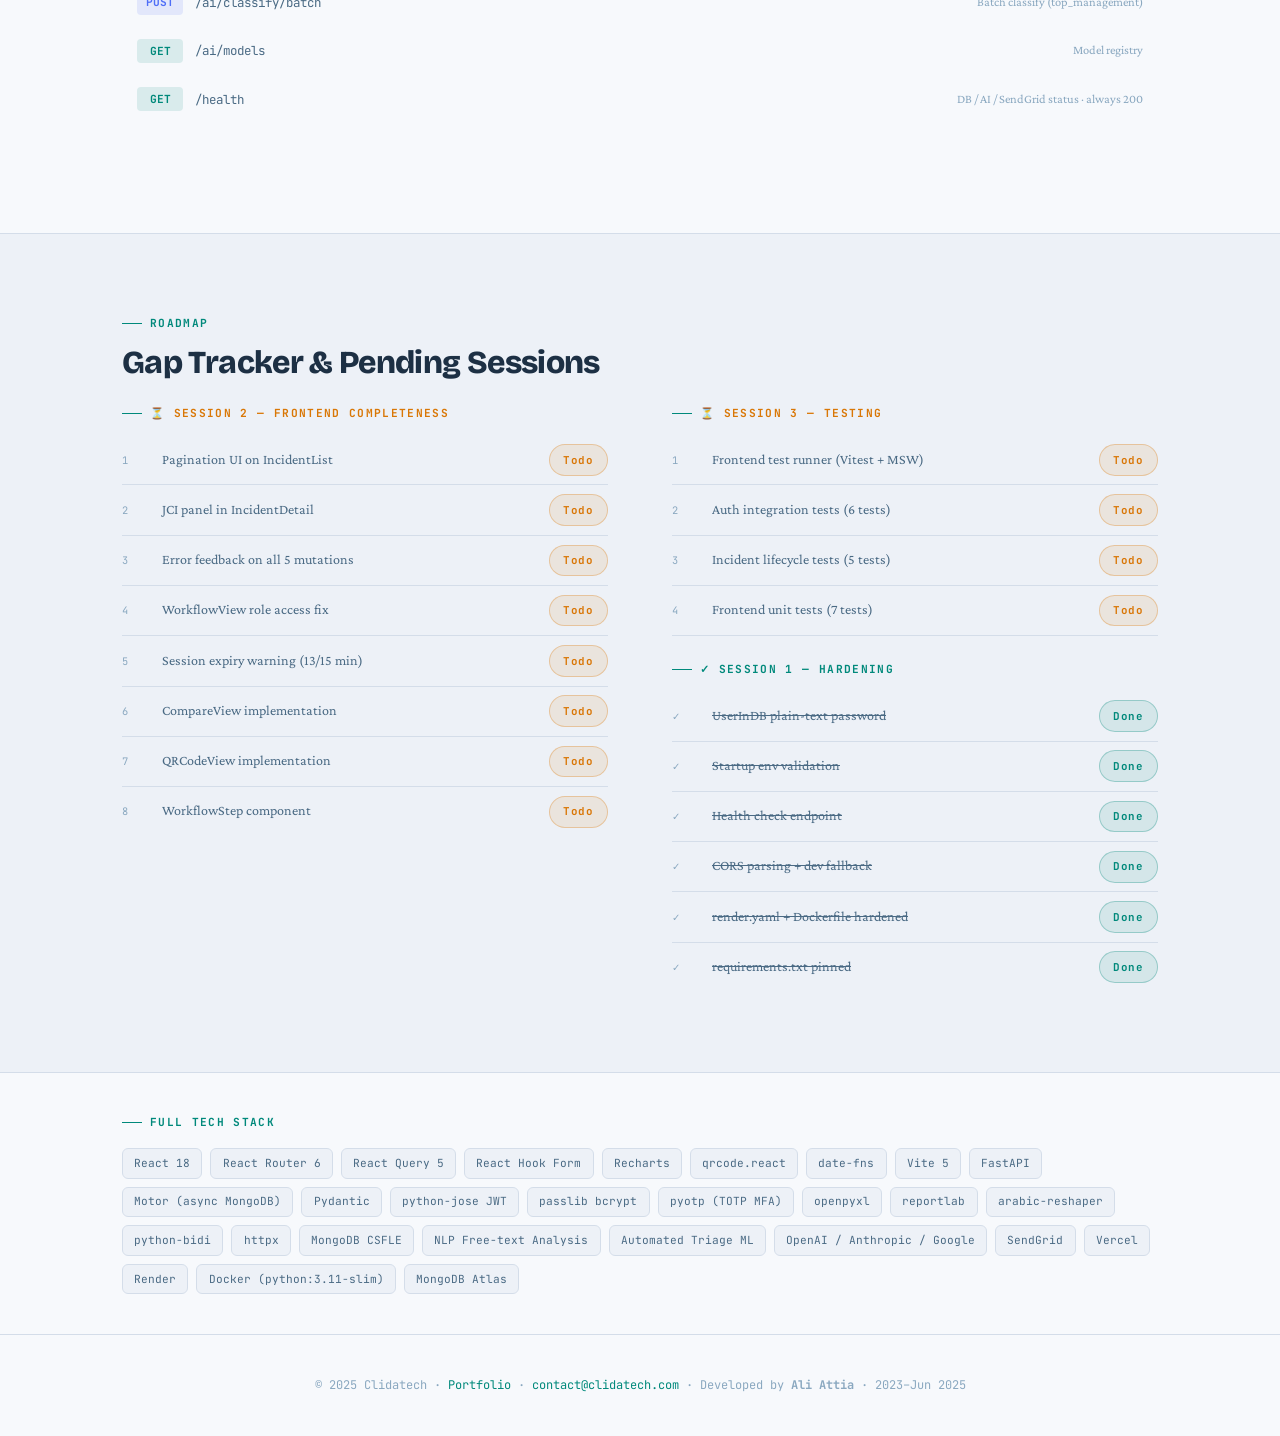
<file: eovr.html>
<!DOCTYPE html>
<html lang="en">
<head>
  <meta charset="UTF-8" />
  <meta name="viewport" content="width=device-width, initial-scale=1.0" />
  <title>E·OVR — Healthcare Incident Reporting &amp; Analytics · Clidatech</title>
  <meta name="description" content="Production-grade healthcare incident reporting platform with 5-tier RBAC, NLP + ML triage, CSFLE encryption, MFA, Excel/PDF exports, JCI compliance, and scope-gated analytics." />
  <link rel="stylesheet" href="style.css" />
  <style>
    /* ── OVR accent colour ── */
    :root {
      --ovr:        #4f6ef7;
      --ovr-dim:    rgba(79,110,247,.09);
      --ovr-border: rgba(79,110,247,.22);
      --ovr-glow:   0 0 24px rgba(79,110,247,.2);
    }

    .proj-hero { background: linear-gradient(160deg, var(--bg) 45%, #eef1ff 100%); }
    .proj-hero .label { color: var(--ovr); }
    .proj-hero .label::before { background: var(--ovr); }

    /* ── OVR-tinted variants of shared classes ── */
    .stat-block { transition: border-color .2s; }
    .stat-block:hover { border-color: var(--ovr-border); }

    /* ── Highlight bar ── */
    .highlight-bar {
      display: flex; align-items: flex-start; gap: 1.25rem;
      background: var(--ovr-dim); border: 1px solid var(--ovr-border);
      border-radius: 10px; padding: 1.25rem 1.5rem; margin-top: 2rem;
    }
    .highlight-bar p { font-size: .95rem; color: var(--text-2); line-height: 1.65; }
    .highlight-bar strong { color: var(--white); }

    /* ── Session hardening badge ── */
    .session-badge {
      display: inline-flex; align-items: center; gap: .5rem;
      padding: .35rem .85rem; border-radius: 99px;
      font-family: var(--font-mono); font-size: .68rem; font-weight: 700;
      letter-spacing: .05em;
    }
    .session-badge.done  { background: rgba(0,137,123,.1); border: 1px solid rgba(0,137,123,.3); color: var(--teal); }
    .session-badge.todo  { background: rgba(217,119,6,.1);  border: 1px solid rgba(217,119,6,.3);  color: var(--amber); }
    .session-badge.future{ background: rgba(79,110,247,.08); border: 1px solid var(--ovr-border); color: var(--ovr); }

    /* ── Tier strip ── */
    .tier-strip {
      display: flex; border: 1px solid var(--border);
      border-radius: 10px; overflow: hidden; margin: 2.5rem 0;
    }
    .tier-cell {
      flex: 1; padding: .9rem .75rem; text-align: center;
      border-right: 1px solid var(--border); background: var(--bg-2);
      transition: background .2s;
    }
    .tier-cell:last-child { border-right: none; }
    .tier-cell:hover { background: var(--ovr-dim); }
    .tier-num  { font-family: var(--font-mono); font-size: .65rem; color: var(--ovr); letter-spacing: .1em; text-transform: uppercase; margin-bottom: .3rem; }
    .tier-name { font-size: .82rem; font-weight: 700; color: var(--white); margin-bottom: .2rem; }
    .tier-scope{ font-size: .72rem; color: var(--text-3); }

    /* ── Workflow state machine ── */
    .flow-wrap {
      display: flex; align-items: center; justify-content: center;
      flex-wrap: wrap; gap: .5rem; padding: 2rem;
      background: var(--bg-2); border: 1px solid var(--border);
      border-radius: 12px; margin-top: 1.5rem;
    }
    .flow-state {
      padding: .45rem 1rem; border-radius: 6px;
      font-family: var(--font-mono); font-size: .78rem; font-weight: 600; border: 1px solid;
    }
    .flow-state.created   { background: rgba(100,116,139,.1); border-color: rgba(100,116,139,.35); color: #64748b; }
    .flow-state.inprog    { background: rgba(79,110,247,.1);  border-color: rgba(79,110,247,.35);  color: var(--ovr); }
    .flow-state.eval      { background: rgba(217,119,6,.1);   border-color: rgba(217,119,6,.35);   color: var(--amber); }
    .flow-state.moreinfo  { background: rgba(234,88,12,.1);   border-color: rgba(234,88,12,.35);   color: #ea580c; }
    .flow-state.action    { background: rgba(0,137,123,.1);   border-color: rgba(0,137,123,.35);   color: var(--teal); }
    .flow-state.completed { background: rgba(0,137,123,.18);  border-color: rgba(0,137,123,.5);    color: #007a70; }
    .flow-arrow  { font-size: .9rem; color: var(--text-3); }
    .flow-branch { display: flex; flex-direction: column; align-items: center; gap: .35rem; }
    .flow-branch-label { font-size: .62rem; color: var(--text-3); font-family: var(--font-mono); }

    /* ── Architecture 3-col ── */
    .arch-grid { display: grid; grid-template-columns: repeat(3,1fr); gap: 1.25rem; }
    .arch-card {
      background: var(--bg-2); border: 1px solid var(--border);
      border-radius: 10px; padding: 1.5rem; transition: border-color .2s;
    }
    .arch-card:hover { border-color: var(--ovr-border); box-shadow: var(--ovr-glow); }
    .arch-card .arch-label {
      font-family: var(--font-mono); font-size: .65rem; color: var(--ovr);
      letter-spacing: .12em; text-transform: uppercase; margin-bottom: .75rem;
    }
    .arch-card h4 { font-size: 1rem; margin-bottom: .5rem; }
    .arch-card p  { font-size: .88rem; color: var(--text-2); line-height: 1.55; }
    .arch-stack { margin-top: .75rem; font-family: var(--font-mono); font-size: .67rem; color: var(--text-3); line-height: 1.9; }

    /* ── Security grid ── */
    .security-grid { display: grid; grid-template-columns: repeat(2,1fr); gap: 1rem; margin-top: 2rem; }
    .security-item {
      display: flex; gap: 1rem; align-items: flex-start;
      padding: 1.25rem; background: var(--bg-2);
      border: 1px solid var(--border); border-radius: 10px;
    }
    .security-item h5 { font-size: .92rem; margin-bottom: .3rem; }
    .security-item p  { font-size: .83rem; color: var(--text-2); line-height: 1.5; }

    /* ── AI provider pills ── */
    .provider-row  { display: flex; gap: .75rem; flex-wrap: wrap; margin-top: 1rem; }
    .provider-pill {
      display: flex; align-items: center; gap: .4rem;
      padding: .35rem .85rem; border-radius: 99px;
      border: 1px solid var(--ovr-border); background: var(--ovr-dim);
      font-family: var(--font-mono); font-size: .75rem; color: #4f6ef7;
    }
    .provider-pill .dot { width: 6px; height: 6px; border-radius: 50%; background: var(--ovr); }

    /* ── Analytics table ── */
    .analytics-table { width: 100%; border-collapse: collapse; font-size: .85rem; margin-top: 1.5rem; }
    .analytics-table th {
      text-align: left; padding: .6rem 1rem;
      font-family: var(--font-mono); font-size: .68rem;
      letter-spacing: .1em; color: var(--ovr); text-transform: uppercase;
      border-bottom: 1px solid var(--border);
    }
    .analytics-table td { padding: .65rem 1rem; color: var(--text-2); border-bottom: 1px solid var(--border); }
    .analytics-table tr:last-child td { border-bottom: none; }
    .analytics-table tr:hover td { background: var(--ovr-dim); }
    .check { color: var(--teal); font-weight: 700; }
    .dash  { color: var(--text-3); }

    /* ── API endpoints ── */
    .endpoint-group { margin-bottom: 2rem; }
    .endpoint-group-label { font-family: var(--font-mono); font-size: .68rem; color: var(--ovr); letter-spacing: .12em; text-transform: uppercase; margin-bottom: .75rem; }
    .endpoint-row {
      display: flex; align-items: center; gap: .75rem;
      padding: .55rem .9rem; border-radius: 6px;
      border: 1px solid transparent; margin-bottom: .3rem;
      transition: border-color .15s, background .15s;
    }
    .endpoint-row:hover { background: var(--ovr-dim); border-color: var(--ovr-border); }
    .method {
      font-family: var(--font-mono); font-size: .7rem; font-weight: 700;
      padding: .15rem .5rem; border-radius: 4px; min-width: 46px; text-align: center;
    }
    .method.get   { background: rgba(0,137,123,.12);  color: var(--teal); }
    .method.post  { background: rgba(79,110,247,.12); color: var(--ovr); }
    .method.patch { background: rgba(217,119,6,.1);   color: var(--amber); }
    .endpoint-path { font-family: var(--font-mono); font-size: .78rem; color: var(--text-2); }
    .endpoint-desc { font-size: .78rem; color: var(--text-3); margin-left: auto; }

    /* ── Risk Matrix ── */
    .risk-matrix { display: grid; grid-template-columns: repeat(3,1fr); gap: 3px; max-width: 320px; }
    .risk-cell {
      aspect-ratio: 1;
      display: flex; align-items: center; justify-content: center;
      flex-direction: column; gap: .2rem; border-radius: 6px;
      font-family: var(--font-mono); font-size: .68rem; font-weight: 700;
      text-align: center; padding: .5rem;
    }
    .risk-cell .score { font-size: 1.1rem; line-height: 1; }
    .risk-low  { background: rgba(0,137,123,.1);  color: #007a70; }
    .risk-med  { background: rgba(217,119,6,.1);  color: var(--amber); }
    .risk-high { background: rgba(220,38,38,.1);  color: var(--red); }
    .risk-axis-label { font-family: var(--font-mono); font-size: .65rem; color: var(--text-3); text-transform: uppercase; letter-spacing: .08em; }

    /* ── Route map table ── */
    .route-table { width: 100%; border-collapse: collapse; font-size: .83rem; }
    .route-table th {
      text-align: left; padding: .55rem 1rem;
      font-family: var(--font-mono); font-size: .65rem; letter-spacing: .1em;
      color: var(--ovr); text-transform: uppercase; border-bottom: 1px solid var(--border);
    }
    .route-table td { padding: .55rem 1rem; color: var(--text-2); border-bottom: 1px solid var(--border); vertical-align: top; }
    .route-table tr:last-child td { border-bottom: none; }
    .route-table tr:hover td { background: var(--ovr-dim); }
    .route-path { font-family: var(--font-mono); font-size: .78rem; color: var(--ovr); }
    .access-badge {
      display: inline-block; font-family: var(--font-mono); font-size: .62rem;
      padding: .15rem .5rem; border-radius: 4px; font-weight: 600;
    }
    .access-public   { background: rgba(100,116,139,.1); color: #64748b; }
    .access-protected{ background: rgba(79,110,247,.1);  color: var(--ovr); }
    .access-role     { background: rgba(217,119,6,.1);   color: var(--amber); }

    /* ── Data model code block ── */
    .model-block {
      background: var(--bg-3); border: 1px solid var(--border);
      border-radius: 10px; padding: 1.5rem; font-family: var(--font-mono);
      font-size: .75rem; color: var(--text-2); line-height: 2;
      overflow-x: auto;
    }
    .model-block .field { color: var(--ovr); }
    .model-block .type  { color: var(--teal); }
    .model-block .note  { color: var(--text-3); }
    .model-block .enc   { color: var(--amber); font-weight: 700; }

    /* ── Deployment stack row ── */
    .deploy-grid { display: grid; grid-template-columns: repeat(4,1fr); gap: 1rem; margin-top: 1.5rem; }
    .deploy-card {
      background: var(--bg-2); border: 1px solid var(--border);
      border-radius: 10px; padding: 1.25rem; text-align: center;
    }
    .deploy-card .deploy-icon { font-size: 1.5rem; margin-bottom: .5rem; }
    .deploy-card .deploy-label { font-family: var(--font-mono); font-size: .65rem; color: var(--text-3); text-transform: uppercase; letter-spacing: .08em; margin-bottom: .25rem; }
    .deploy-card .deploy-val   { font-size: .85rem; font-weight: 700; color: var(--white); }

    /* ── Gap tracker ── */
    .gap-row { display: flex; align-items: baseline; gap: .75rem; padding: .55rem 0; border-bottom: 1px solid var(--border); font-size: .88rem; }
    .gap-row:last-child { border-bottom: none; }
    .gap-num { font-family: var(--font-mono); font-size: .65rem; color: var(--text-3); min-width: 28px; }
    .gap-text { flex: 1; color: var(--text-2); }
    .gap-text s { color: var(--text-3); }

    /* ── CSFLE badge ── */
    .csfle-list { list-style: none; margin-top: .75rem; }
    .csfle-list li {
      display: flex; align-items: center; gap: .5rem;
      font-family: var(--font-mono); font-size: .75rem; color: var(--text-2);
      padding: .3rem 0; border-bottom: 1px solid var(--border);
    }
    .csfle-list li:last-child { border-bottom: none; }
    .csfle-list .enc-type {
      font-size: .62rem; padding: .1rem .4rem; border-radius: 4px; font-weight: 700;
    }
    .enc-det { background: rgba(79,110,247,.1);  color: var(--ovr); }
    .enc-rnd { background: rgba(217,119,6,.1);   color: var(--amber); }

    /* ── MFA flow ── */
    .mfa-flow { display: flex; align-items: center; gap: .5rem; flex-wrap: wrap; margin-top: 1.25rem; }
    .mfa-step {
      display: flex; align-items: center; gap: .4rem;
      background: var(--bg-2); border: 1px solid var(--border);
      border-radius: 6px; padding: .4rem .75rem;
      font-family: var(--font-mono); font-size: .72rem; color: var(--text-2);
    }
    .mfa-step.active { border-color: var(--ovr-border); background: var(--ovr-dim); color: var(--ovr); }
    .mfa-arrow { color: var(--text-3); font-size: .75rem; }

    /* ── Export cards ── */
    .export-grid { display: grid; grid-template-columns: 1fr 1fr; gap: 1.25rem; margin-top: 1.5rem; }
    .export-card {
      background: var(--bg-2); border: 1px solid var(--border);
      border-radius: 10px; padding: 1.5rem; transition: border-color .2s;
    }
    .export-card:hover { border-color: var(--ovr-border); }
    .export-card h4 { font-size: .95rem; margin-bottom: .5rem; }
    .export-card p { font-size: .85rem; color: var(--text-2); line-height: 1.55; margin-bottom: .75rem; }

    /* ── Responsive ── */
    @media (max-width: 768px) {
      .arch-grid    { grid-template-columns: 1fr; }
      .security-grid{ grid-template-columns: 1fr; }
      .export-grid  { grid-template-columns: 1fr; }
      .deploy-grid  { grid-template-columns: repeat(2,1fr); }
      .tier-strip   { flex-direction: column; }
      .tier-cell    { border-right: none; border-bottom: 1px solid var(--border); }
      .tier-cell:last-child { border-bottom: none; }
      .endpoint-desc { display: none; }
    }
  </style>
</head>
<body>

  <nav>
    <div class="nav-inner">
      <a href="index.html" class="nav-logo">Clida<span>.</span>Tech</a>
      <ul class="nav-links">
        <li><a href="index.html#about">About</a></li>
        <li><a href="index.html#skills">Skills</a></li>
        <li><a href="index.html#projects">Projects</a></li>
        <li><a href="index.html#contact">Contact</a></li>
      </ul>
    </div>
  </nav>

  <!-- ══════════════════════════════════════════
       HERO
  ══════════════════════════════════════════ -->
  <section class="proj-hero">
    <div class="container">
      <a href="index.html" class="back-link">← Back to Portfolio</a>
      <div class="label" style="margin-bottom:1.25rem;">Full-Stack System · Healthcare · 2024–2025</div>
      <h1 class="fade-up">E·OVR</h1>
      <p class="lead fade-up-2">
        Electronic Occurrence &amp; Variance Reporting — a production-grade healthcare
        incident reporting platform with 5-tier role architecture, NLP-powered narrative
        analysis, ML-driven automated triage, TOTP-based MFA, multi-field CSFLE encryption,
        scope-gated analytics, Excel &amp; Arabic PDF exports, and JCI compliance tracking.
      </p>

      <div class="proj-links fade-up-3">
        <a href="https://eovr.clidatech.com" target="_blank" rel="noopener" class="btn btn-primary">Live Demo ↗</a>
        <a href="https://github.com/aliattia02" target="_blank" rel="noopener" class="btn btn-outline">GitHub ↗</a>
        <a href="#architecture" class="btn btn-ghost">Architecture ↓</a>
      </div>

      <div class="chips fade-up-4">
        <span class="tag">React 18 + FastAPI</span>
        <span class="tag amber">MongoDB CSFLE · 7 Encrypted Fields</span>
        <span class="tag blue">NLP · Free-text Analysis</span>
        <span class="tag blue">Automated Triage ML</span>
        <span class="tag">JWT + MFA (TOTP)</span>
        <span class="tag">5-Tier RBAC</span>
        <span class="tag">Excel + Arabic PDF Export</span>
        <span class="tag">JCI Compliance</span>
      </div>

      <div class="highlight-bar fade-up-4">
        <div style="font-size:2rem; flex-shrink:0;">🏥</div>
        <p>
          End-to-end incident lifecycle: anonymous <strong>patient submission via QR link</strong>
          → AI-assisted triage → controlled <strong>6-state workflow</strong> → risk matrix → CAPA
          → JCI compliance → final report → export.
          Scope-filtered analytics served to <strong>5 organisational tiers</strong>.
          <strong>7 medical fields</strong> protected with client-side AES-256 field-level encryption.
        </p>
      </div>

      <div style="display:flex; gap:.75rem; flex-wrap:wrap; margin-top:1.5rem;" class="fade-up-4">
        <span class="session-badge done">✓ Session 1 Hardened</span>
        <span class="session-badge todo">⏳ Session 2 — Frontend Completeness</span>
        <span class="session-badge todo">⏳ Session 3 — Testing Suite</span>
        <span class="session-badge future">🔮 Vector Search (future)</span>
      </div>
    </div>
  </section>

  <!-- STATS -->
  <section style="padding:3rem 0;">
    <div class="container">
      <div class="stat-grid">
        <div class="stat-block"><span class="stat-num">5</span><span class="stat-label">Organisational Tiers</span></div>
        <div class="stat-block"><span class="stat-num">6</span><span class="stat-label">Workflow States</span></div>
        <div class="stat-block"><span class="stat-num">3</span><span class="stat-label">AI Providers</span></div>
        <div class="stat-block"><span class="stat-num">50+</span><span class="stat-label">REST API Endpoints</span></div>
        <div class="stat-block"><span class="stat-num">7</span><span class="stat-label">CSFLE-Encrypted Fields</span></div>
        <div class="stat-block"><span class="stat-num">14</span><span class="stat-label">Frontend Routes</span></div>
      </div>
    </div>
  </section>

  <div class="container"><div class="divider"></div></div>

  <!-- ══════════════════════════════════════════
       ROLE TIERS
  ══════════════════════════════════════════ -->
  <section>
    <div class="container">
      <div class="label" style="margin-bottom:.75rem;">Access Control</div>
      <h2 style="font-size:2rem; margin-bottom:.75rem;">Five-Tier Role Architecture</h2>
      <p style="color:var(--text-2); max-width:600px; margin-bottom:1rem;">
        Every API endpoint and analytics query is gated by tier. Scope filters cascade
        automatically from JWT claims — a facility user only ever sees their own incidents;
        national management sees all.
      </p>

      <div class="tier-strip">
        <div class="tier-cell">
          <div class="tier-num">Tier 1–2</div>
          <div class="tier-name">Staff Reporter</div>
          <div class="tier-scope">Own incidents · Submit · Read</div>
        </div>
        <div class="tier-cell">
          <div class="tier-num">Tier 2</div>
          <div class="tier-name">Quality Admin</div>
          <div class="tier-scope">Facility · Workflow · AI review · MFA</div>
        </div>
        <div class="tier-cell">
          <div class="tier-num">Tier 3</div>
          <div class="tier-name">Administration Mgr</div>
          <div class="tier-scope">Administration · Analytics trends</div>
        </div>
        <div class="tier-cell">
          <div class="tier-num">Tier 4</div>
          <div class="tier-name">Governorate Mgr</div>
          <div class="tier-scope">Governorate · Comparison charts</div>
        </div>
        <div class="tier-cell">
          <div class="tier-num">Tier 5</div>
          <div class="tier-name">Top Management</div>
          <div class="tier-scope">National · Provision · QR links · AI admin</div>
        </div>
      </div>
    </div>
  </section>

  <div class="container"><div class="divider"></div></div>

  <!-- ══════════════════════════════════════════
       CORE FEATURES
  ══════════════════════════════════════════ -->
  <section>
    <div class="container">
      <div class="label" style="margin-bottom:.75rem;">Core Features</div>
      <h2 style="font-size:2rem; margin-bottom:2.5rem;">What E·OVR Does</h2>

      <div class="feature-grid">
        <div class="feature-card">
          <div class="feature-icon">🔄</div>
          <h4>6-State Controlled Workflow</h4>
          <p>Strict state machine: Created → InProgress → Evaluating ⇄ MoreInfoNeeded → ActionTaken → Completed. Every transition is validated server-side against <code style="font-family:var(--font-mono);font-size:.8rem;">_ALLOWED_TRANSITIONS</code> and appended to an immutable audit trail with user ID, old status, and timestamp.</p>
        </div>
        <div class="feature-card">
          <div class="feature-icon">🤖</div>
          <h4>NLP + Automated Triage</h4>
          <p>Two distinct AI capabilities: <strong>NLP</strong> reads free-text narratives to extract context beyond rigid drop-downs. <strong>Automated triage</strong> ML-scores and flags high-risk events at submission time. Provider-agnostic: OpenAI, Anthropic, or Google — hot-swappable via env var. AI failure never blocks submission.</p>
        </div>
        <div class="feature-card">
          <div class="feature-icon">🔐</div>
          <h4>Multi-Field CSFLE Encryption</h4>
          <p>MongoDB Client-Side Field Level Encryption protects 7 fields before they ever leave the application — deterministic AES-256 for searchable fields, random AEAD for all others. Works independently of server-side encryption; plaintext never transits the wire.</p>
        </div>
        <div class="feature-card">
          <div class="feature-icon">📊</div>
          <h4>Scope-Gated Analytics</h4>
          <p>Aggregation pipelines serve status/severity breakdowns, 12-month trend series, and cross-facility comparison charts. Three analytics endpoints each enforce a minimum tier — tier 2 for summary, tier 3 for trends, tier 4 for comparison.</p>
        </div>
        <div class="feature-card">
          <div class="feature-icon">🏥</div>
          <h4>JCI Compliance Tracking</h4>
          <p>Dedicated JCI compliance panel covering chapter, standard, measurable element, compliance status (Met/PartiallyMet/NotMet/N/A), evidence, gap analysis, and action plan — all editable by quality admins and above via a dedicated <code style="font-family:var(--font-mono);font-size:.8rem;">PATCH /jci-fields</code> endpoint.</p>
        </div>
        <div class="feature-card">
          <div class="feature-icon">📁</div>
          <h4>Excel &amp; Arabic PDF Exports</h4>
          <p>Scoped incident export to Excel (openpyxl) and per-incident PDF reports (reportlab) with full Arabic RTL support via <code style="font-family:var(--font-mono);font-size:.8rem;">arabic-reshaper</code> and <code style="font-family:var(--font-mono);font-size:.8rem;">python-bidi</code>. Both streams are scoped by the requesting user's role claims.</p>
        </div>
        <div class="feature-card">
          <div class="feature-icon">🔗</div>
          <h4>Anonymous Patient Reporting + QR</h4>
          <p>Each facility has a UUID v4 patient link. Patients submit incidents without any login. Top management generates QR codes (qrcode.react) for facility reception desks. Incidents enter the same 6-state workflow tagged <code style="font-family:var(--font-mono);font-size:.8em;">reporter_type=patient</code>.</p>
        </div>
        <div class="feature-card">
          <div class="feature-icon">🛡️</div>
          <h4>TOTP MFA + Dual-Token Auth</h4>
          <p>Opt-in TOTP MFA via <code style="font-family:var(--font-mono);font-size:.8rem;">pyotp</code>. Login returns a <code style="font-family:var(--font-mono);font-size:.8em;">temp_token</code> when MFA is enabled; full access token issued only after TOTP verification. Short-lived access token in memory + httpOnly refresh cookie with 15-min idle timeout.</p>
        </div>
        <div class="feature-card">
          <div class="feature-icon">📧</div>
          <h4>SendGrid Email Notifications</h4>
          <p>Automated email alerts on incident submission and status changes via SendGrid. Email service degrades gracefully — if <code style="font-family:var(--font-mono);font-size:.8em;">SENDGRID_API_KEY</code> is absent or placeholder, notifications are silently skipped; workflows continue unaffected.</p>
        </div>
      </div>

      <!-- Session 1 hardening callout -->
      <div class="highlight-bar" style="margin-top:2.5rem;">
        <div style="font-size:1.5rem; flex-shrink:0;">⚙️</div>
        <div>
          <p style="font-size:.9rem; margin-bottom:.5rem;">
            <strong>Session 1 hardening applied (2026-05-04):</strong> <code style="font-family:var(--font-mono);font-size:.8em;">UserInDB</code> refactored — no plain-text password field. Startup validation with fail-fast env var checks. <code style="font-family:var(--font-mono);font-size:.8em;">GET /health</code> endpoint added. CORS parsing fixed. <code style="font-family:var(--font-mono);font-size:.8em;">render.yaml</code> and <code style="font-family:var(--font-mono);font-size:.8em;">Dockerfile</code> hardened. Duplicate AI feedback endpoint removed. <code style="font-family:var(--font-mono);font-size:.8em;">requirements.txt</code> fully pinned.
          </p>
        </div>
      </div>
    </div>
  </section>

  <div class="container"><div class="divider"></div></div>

  <!-- ══════════════════════════════════════════
       STATE MACHINE
  ══════════════════════════════════════════ -->
  <section>
    <div class="container">
      <div class="label" style="margin-bottom:.75rem;">Incident Lifecycle</div>
      <h2 style="font-size:2rem; margin-bottom:.5rem;">6-State Machine</h2>
      <p style="color:var(--text-2); max-width:560px; font-size:.95rem;">
        Invalid transitions return HTTP 400. Every valid transition appends a timestamped audit entry — user ID, old status, new status. The <code style="font-family:var(--font-mono);">MoreInfoNeeded</code> loop allows quality admins to request clarification before evaluation continues.
      </p>
      <div class="flow-wrap">
        <div class="flow-state created">Created</div>
        <div class="flow-arrow">→</div>
        <div class="flow-state inprog">In Progress</div>
        <div class="flow-arrow">→</div>
        <div class="flow-branch">
          <div class="flow-state eval">Evaluating</div>
          <div style="display:flex; align-items:center; gap:.35rem; margin-top:.3rem;">
            <div class="flow-branch-label">⇅ loop</div>
            <div class="flow-state moreinfo">More Info Needed</div>
          </div>
        </div>
        <div class="flow-arrow">→</div>
        <div class="flow-state action">Action Taken</div>
        <div class="flow-arrow">→</div>
        <div class="flow-state completed">Completed</div>
      </div>

      <!-- Risk matrix -->
      <div class="two-col" style="gap:4rem; margin-top:3.5rem; align-items:flex-start;">
        <div>
          <div class="label" style="margin-bottom:.75rem;">Risk Assessment</div>
          <h3 style="font-size:1.4rem; margin-bottom:.75rem;">3×3 Risk Matrix</h3>
          <p style="color:var(--text-2); font-size:.9rem; margin-bottom:1.5rem;">
            Quality admins assign Severity × Probability to compute a <code style="font-family:var(--font-mono);">risk_score</code> server-side. The matrix is rendered as a clickable 3×3 grid (<code style="font-family:var(--font-mono);">RiskMatrix.jsx</code>). Human score and AI risk score are stored and displayed side-by-side.
          </p>
          <div style="display:flex; gap:2rem; align-items:flex-start; flex-wrap:wrap;">
            <div>
              <div class="risk-axis-label" style="margin-bottom:.5rem; text-align:center;">Probability →</div>
              <div style="display:flex; gap:4px; align-items:center;">
                <div style="writing-mode:vertical-lr; transform:rotate(180deg); margin-right:4px;">
                  <span class="risk-axis-label">Severity ↑</span>
                </div>
                <div class="risk-matrix">
                  <div class="risk-cell risk-low"><span class="score">2</span><span>Low</span></div>
                  <div class="risk-cell risk-med"><span class="score">4</span><span>Med</span></div>
                  <div class="risk-cell risk-high"><span class="score">6</span><span>High</span></div>
                  <div class="risk-cell risk-med"><span class="score">4</span><span>Med</span></div>
                  <div class="risk-cell risk-high"><span class="score">6</span><span>High</span></div>
                  <div class="risk-cell risk-high"><span class="score">9</span><span>Critical</span></div>
                  <div class="risk-cell risk-low"><span class="score">3</span><span>Low</span></div>
                  <div class="risk-cell risk-med"><span class="score">4</span><span>Med</span></div>
                  <div class="risk-cell risk-med"><span class="score">6</span><span>Med</span></div>
                </div>
              </div>
            </div>
          </div>
        </div>
        <div>
          <div class="label" style="margin-bottom:.75rem;">Classification Enums</div>
          <h3 style="font-size:1.4rem; margin-bottom:.75rem;">Error Types &amp; Event Categories</h3>
          <div class="chips" style="margin-bottom:1rem;">
            <span class="chip">Medication</span>
            <span class="chip">Administrative</span>
            <span class="chip">Clinical</span>
            <span class="chip">Equipment</span>
            <span class="chip">InfectionControl</span>
            <span class="chip">Falls</span>
            <span class="chip">Documentation</span>
            <span class="chip">Behavior</span>
            <span class="chip">WorkplaceViolence</span>
            <span class="chip">Environmental</span>
          </div>
          <div class="label" style="margin-bottom:.5rem; margin-top:1rem;">Event Types</div>
          <div class="chips">
            <span class="chip">IncidentEvent</span>
            <span class="chip">NearMiss</span>
            <span class="chip">AdverseEvent</span>
            <span class="chip">SignificantEvent</span>
            <span class="chip tag amber" style="border-radius:99px;">SentinelEvent</span>
          </div>
        </div>
      </div>
    </div>
  </section>

  <div class="container"><div class="divider"></div></div>

  <!-- ══════════════════════════════════════════
       AI LAYER
  ══════════════════════════════════════════ -->
  <section>
    <div class="container">
      <div class="label" style="margin-bottom:.75rem;">AI &amp; Machine Learning</div>
      <h2 style="font-size:1.8rem; margin-bottom:.5rem;">Two Distinct AI Capabilities</h2>
      <p style="color:var(--text-2); max-width:620px; margin-bottom:2.5rem;">
        E·OVR uses ML for two independent, named purposes. Each solves a different problem in the incident reporting lifecycle. AI is provider-agnostic and fully disabled until activation.
      </p>

      <div style="display:grid; grid-template-columns:1fr 1fr; gap:1.5rem; margin-bottom:3rem;">
        <div class="arch-card" style="border-color:var(--ovr-border); background:var(--ovr-dim); padding:2rem;">
          <div class="arch-label">// Capability 01</div>
          <div style="font-size:1.4rem; margin-bottom:.75rem;">🧠</div>
          <h3 style="font-size:1.1rem; margin-bottom:.75rem;">Natural Language Processing</h3>
          <p style="color:var(--text-2); font-size:.88rem; line-height:1.65; margin-bottom:1rem;">
            Reads and analyses the <strong style="color:var(--white);">free-text narrative</strong> — extracting nuanced context, contributing factors, and edge cases that checkbox forms miss.
          </p>
          <div style="font-family:var(--font-mono); font-size:.72rem; color:var(--text-3); line-height:2;">
            Populates → <span style="color:var(--ovr);">auto_classification</span> ·
            <span style="color:var(--ovr);">auto_event_type</span> ·
            <span style="color:var(--ovr);">signal_flags</span>
          </div>
        </div>
        <div class="arch-card" style="border-color:var(--ovr-border); background:var(--ovr-dim); padding:2rem;">
          <div class="arch-label">// Capability 02</div>
          <div style="font-size:1.4rem; margin-bottom:.75rem;">⚡</div>
          <h3 style="font-size:1.1rem; margin-bottom:.75rem;">Automated Triage &amp; Categorisation</h3>
          <p style="color:var(--text-2); font-size:.88rem; line-height:1.65; margin-bottom:1rem;">
            ML algorithms <strong style="color:var(--white);">compute a risk score</strong> at submission time — instantly flagging critical or high-risk events. Complements, never replaces, the human risk matrix.
          </p>
          <div style="font-family:var(--font-mono); font-size:.72rem; color:var(--text-3); line-height:2;">
            Populates → <span style="color:var(--ovr);">ai_risk_score</span> ·
            <span style="color:var(--ovr);">classification_score</span> ·
            <span style="color:var(--ovr);">signal_flags</span> ·
            <span style="color:var(--ovr);">embedding_vector</span>
          </div>
        </div>
      </div>

      <div class="two-col" style="gap:3rem; align-items:flex-start;">
        <div>
          <div class="label" style="margin-bottom:.75rem;">Human-in-the-Loop</div>
          <h3 style="font-size:1.2rem; margin-bottom:.75rem;">QA Review &amp; Labelled Feedback</h3>
          <p style="color:var(--text-2); font-size:.9rem; line-height:1.65; margin-bottom:1rem;">
            Quality admins review NLP and triage outputs via the <strong style="color:var(--white);">AIBadge</strong> — accepting or overriding the classification. Every review stores the AI suggestion alongside the human choice, creating a labelled dataset for model refinement.
          </p>
          <div class="provider-row">
            <div class="provider-pill"><div class="dot"></div>OpenAI</div>
            <div class="provider-pill"><div class="dot"></div>Anthropic</div>
            <div class="provider-pill"><div class="dot"></div>Google Gemini</div>
            <div class="provider-pill" style="opacity:.5;"><div class="dot" style="background:var(--text-3);"></div>Disabled (none)</div>
          </div>
        </div>
        <div>
          <div class="arch-card">
            <div class="arch-label">// ai_metadata schema</div>
            <div style="font-family:var(--font-mono); font-size:.72rem; color:var(--text-2); line-height:2;">
              <span style="color:var(--ovr);">auto_classification</span>     · string, optional<br>
              <span style="color:var(--ovr);">auto_event_type</span>          · string, optional<br>
              <span style="color:var(--ovr);">classification_score</span>     · float [0.0–1.0]<br>
              <span style="color:var(--ovr);">ai_risk_score</span>            · int [1–9]<br>
              <span style="color:var(--ovr);">similar_incident_ids</span>     · string[]<br>
              <span style="color:var(--ovr);">signal_flags</span>             · string[]<br>
              <span style="color:var(--ovr);">embedding_vector</span>         · float[1536]<br>
              <span style="color:var(--ovr);">model_version</span>            · string<br>
              <span style="color:var(--ovr);">human_reviewed</span>           · bool<br>
              <span style="color:var(--ovr);">feedback.ai_suggested</span>   · string<br>
              <span style="color:var(--ovr);">feedback.human_chose</span>    · string<br>
            </div>
          </div>
          <p style="font-size:.78rem; color:var(--text-3); margin-top:.75rem;">
            AI failure never blocks incident save — fields remain null and the form submits successfully.
          </p>
        </div>
      </div>
    </div>
  </section>

  <div class="container"><div class="divider"></div></div>

  <!-- ══════════════════════════════════════════
       ANALYTICS
  ══════════════════════════════════════════ -->
  <section>
    <div class="container">
      <div class="label" style="margin-bottom:.75rem;">Data &amp; Analytics</div>
      <h2 style="font-size:2rem; margin-bottom:.75rem;">Tier-Gated Analytics Dashboard</h2>
      <p style="color:var(--text-2); max-width:580px; margin-bottom:.5rem;">
        MongoDB aggregation pipelines serve summary cards, 12-month trend series, and cross-facility comparison charts. Backend scope filters ensure each tier only sees data it is authorised to access. <code style="font-family:var(--font-mono);font-size:.85rem;">high_risk</code> and <code style="font-family:var(--font-mono);font-size:.85rem;">pending_ai_review</code> are derived on the frontend.
      </p>

      <table class="analytics-table">
        <thead>
          <tr>
            <th>Endpoint</th><th>Min. Tier</th>
            <th>Staff</th><th>Quality Admin</th><th>Admin Mgr</th><th>Gov. Mgr</th><th>Top Mgmt</th>
          </tr>
        </thead>
        <tbody>
          <tr>
            <td><code style="font-family:var(--font-mono);font-size:.8rem;">GET /analytics/summary</code></td>
            <td>Tier 2</td>
            <td class="dash">—</td><td class="check">✓</td><td class="check">✓</td><td class="check">✓</td><td class="check">✓</td>
          </tr>
          <tr>
            <td><code style="font-family:var(--font-mono);font-size:.8rem;">GET /analytics/trends</code></td>
            <td>Tier 3</td>
            <td class="dash">—</td><td class="dash">—</td><td class="check">✓</td><td class="check">✓</td><td class="check">✓</td>
          </tr>
          <tr>
            <td><code style="font-family:var(--font-mono);font-size:.8rem;">GET /analytics/compare</code></td>
            <td>Tier 4</td>
            <td class="dash">—</td><td class="dash">—</td><td class="dash">—</td><td class="check">✓</td><td class="check">✓</td>
          </tr>
        </tbody>
      </table>

      <div class="chips" style="margin-top:1.5rem;">
        <span class="chip">Status breakdown</span>
        <span class="chip">Severity pie chart</span>
        <span class="chip">12-month trend line</span>
        <span class="chip">Facility comparison bar</span>
        <span class="chip">Recharts</span>
        <span class="chip">?dimension=facility|governorate</span>
      </div>
    </div>
  </section>

  <div class="container"><div class="divider"></div></div>

  <!-- ══════════════════════════════════════════
       SECURITY MODEL
  ══════════════════════════════════════════ -->
  <section>
    <div class="container">
      <div class="label" style="margin-bottom:.75rem;">Security</div>
      <h2 style="font-size:2rem; margin-bottom:.5rem;">Defence in Depth</h2>

      <!-- MFA flow -->
      <h3 style="font-size:1.2rem; margin:.75rem 0 .5rem;">TOTP MFA Login Flow</h3>
      <div class="mfa-flow">
        <div class="mfa-step">POST /auth/login</div>
        <div class="mfa-arrow">→</div>
        <div class="mfa-step active">requires_mfa: true + temp_token</div>
        <div class="mfa-arrow">→</div>
        <div class="mfa-step">POST /auth/mfa/verify</div>
        <div class="mfa-arrow">→</div>
        <div class="mfa-step active">access_token + httpOnly cookie</div>
      </div>
      <p style="color:var(--text-2); font-size:.85rem; margin-top:.75rem; max-width:600px;">
        TOTP secret generated via <code style="font-family:var(--font-mono);">pyotp.random_base32()</code>, stored on user document.
        <code style="font-family:var(--font-mono);">mfa_pending</code> claims are rejected by <code style="font-family:var(--font-mono);">get_current_user</code>.
        15-min idle timeout dispatches session expiry warning via <code style="font-family:var(--font-mono);">CustomEvent</code>.
      </p>

      <div class="security-grid">
        <div class="security-item">
          <div style="font-size:1.4rem; flex-shrink:0;">🔑</div>
          <div>
            <h5>Dual-Token JWT</h5>
            <p>15-min access token in memory + 30-day refresh token in httpOnly cookie (SameSite=Lax, Secure in prod). Refresh tokens are bcrypt-hashed in DB; up to 10 retained per user. Logout invalidates hash. Silent refresh on 401 via Axios interceptor.</p>
          </div>
        </div>
        <div class="security-item">
          <div style="font-size:1.4rem; flex-shrink:0;">🧬</div>
          <div>
            <h5>CSFLE — 7 Encrypted Fields</h5>
            <p><code style="font-family:var(--font-mono);font-size:.8em;">medical_file_number</code> — deterministic AES-256 (searchable). <code style="font-family:var(--font-mono);font-size:.8em;">involved_person, responsible_manager, disclosure_responsible, description, specific_error, notes</code> — random AEAD (non-searchable). Local KMS master key; plaintext never reaches the server wire.</p>
          </div>
        </div>
        <div class="security-item">
          <div style="font-size:1.4rem; flex-shrink:0;">🛂</div>
          <div>
            <h5>Role Gating + Scope Filter</h5>
            <p><code style="font-family:var(--font-mono);font-size:.8em;">require_role()</code> FastAPI dependency at every router. <code style="font-family:var(--font-mono);font-size:.8em;">get_scope_filter()</code> builds MongoDB queries dynamically from JWT claims — facility / administration / governorate / all — ensuring data never leaks across tiers.</p>
          </div>
        </div>
        <div class="security-item">
          <div style="font-size:1.4rem; flex-shrink:0;">🚀</div>
          <div>
            <h5>Startup Validation + Health Check</h5>
            <p><code style="font-family:var(--font-mono);font-size:.8em;">startup_checks.py</code> runs before DB connection — fails hard on missing <code style="font-family:var(--font-mono);font-size:.8em;">MONGO_URL</code>, <code style="font-family:var(--font-mono);font-size:.8em;">JWT_SECRET</code>, or invalid CSFLE key. <code style="font-family:var(--font-mono);font-size:.8em;">GET /health</code> returns DB, AI, and SendGrid status; used as Render healthCheckPath.</p>
          </div>
        </div>
      </div>

      <!-- CSFLE field list -->
      <div class="two-col" style="gap:3rem; margin-top:2.5rem; align-items:flex-start;">
        <div>
          <div class="label" style="margin-bottom:.75rem;">CSFLE Field Map</div>
          <h3 style="font-size:1.2rem; margin-bottom:.75rem;">Encrypted incident fields</h3>
          <ul class="csfle-list">
            <li><span class="enc-type enc-det">DET</span> <code style="font-family:var(--font-mono);font-size:.8rem;">medical_file_number</code> <span style="color:var(--text-3); font-size:.72rem;">— deterministic, searchable</span></li>
            <li><span class="enc-type enc-rnd">RND</span> <code style="font-family:var(--font-mono);font-size:.8rem;">involved_person</code></li>
            <li><span class="enc-type enc-rnd">RND</span> <code style="font-family:var(--font-mono);font-size:.8rem;">responsible_manager</code></li>
            <li><span class="enc-type enc-rnd">RND</span> <code style="font-family:var(--font-mono);font-size:.8rem;">disclosure_responsible</code></li>
            <li><span class="enc-type enc-rnd">RND</span> <code style="font-family:var(--font-mono);font-size:.8rem;">description</code></li>
            <li><span class="enc-type enc-rnd">RND</span> <code style="font-family:var(--font-mono);font-size:.8rem;">specific_error</code></li>
            <li><span class="enc-type enc-rnd">RND</span> <code style="font-family:var(--font-mono);font-size:.8rem;">notes</code></li>
          </ul>
          <p style="font-size:.78rem; color:var(--text-3); margin-top:.75rem;">
            DET = AEAD-AES-256-CBC-HMAC-SHA-512 deterministic · RND = AEAD random
          </p>
        </div>
        <div>
          <div class="label" style="margin-bottom:.75rem;">JWT Claims</div>
          <h3 style="font-size:1.2rem; margin-bottom:.75rem;">Access token payload</h3>
          <div class="model-block">
            <span class="field">user_id</span>      · <span class="type">str</span>  <span class="note">— user document ID</span><br>
            <span class="field">sub</span>           · <span class="type">str</span>  <span class="note">— same as user_id</span><br>
            <span class="field">role</span>          · <span class="type">str</span>  <span class="note">— UserRole enum</span><br>
            <span class="field">facility</span>      · <span class="type">str</span>  <span class="note">— scope filter</span><br>
            <span class="field">administration</span>· <span class="type">str</span>  <span class="note">— scope filter</span><br>
            <span class="field">governorate</span>   · <span class="type">str</span>  <span class="note">— scope filter</span><br>
            <span class="field">tier</span>          · <span class="type">int</span>  <span class="note">— analytics gate</span><br>
            <span class="field">mfa_pending</span>   · <span class="type">bool</span> <span class="note">— temp token only</span>
          </div>
        </div>
      </div>
    </div>
  </section>

  <div class="container"><div class="divider"></div></div>

  <!-- ══════════════════════════════════════════
       EXPORTS
  ══════════════════════════════════════════ -->
  <section>
    <div class="container">
      <div class="label" style="margin-bottom:.75rem;">Export Engine</div>
      <h2 style="font-size:2rem; margin-bottom:.75rem;">Excel &amp; Arabic PDF Reports</h2>
      <p style="color:var(--text-2); max-width:580px;">
        Both export endpoints are scoped to the requesting user's role — a facility user only
        exports their facility's incidents; top management exports everything.
      </p>
      <div class="export-grid">
        <div class="export-card">
          <div style="font-size:1.5rem; margin-bottom:.75rem;">📊</div>
          <h4>Excel Export</h4>
          <p>Scoped incident list exported as a formatted <code style="font-family:var(--font-mono);font-size:.8rem;">.xlsx</code> file streamed directly from FastAPI. Built with <strong>openpyxl</strong> — full column formatting, auto-width, and header rows. Auth-scoped via <code style="font-family:var(--font-mono);font-size:.8em;">get_scope_filter</code>.</p>
          <div class="chips"><span class="chip">openpyxl</span><span class="chip">GET /exports/excel</span><span class="chip">Scoped</span></div>
        </div>
        <div class="export-card">
          <div style="font-size:1.5rem; margin-bottom:.75rem;">📄</div>
          <h4>Arabic PDF Report</h4>
          <p>Per-incident PDF generated with <strong>reportlab</strong>. Full Arabic RTL support: text is reshaped via <code style="font-family:var(--font-mono);font-size:.8rem;">arabic-reshaper</code> and bidi-reordered via <code style="font-family:var(--font-mono);font-size:.8rem;">python-bidi</code> before rendering. Font path configurable via <code style="font-family:var(--font-mono);font-size:.8em;">PDF_ARABIC_FONT_PATH</code> env var.</p>
          <div class="chips"><span class="chip">reportlab</span><span class="chip">arabic-reshaper</span><span class="chip">python-bidi</span><span class="chip">RTL</span></div>
        </div>
      </div>
    </div>
  </section>

  <div class="container"><div class="divider"></div></div>

  <!-- ══════════════════════════════════════════
       JCI COMPLIANCE
  ══════════════════════════════════════════ -->
  <section>
    <div class="container">
      <div class="label" style="margin-bottom:.75rem;">JCI Compliance</div>
      <h2 style="font-size:2rem; margin-bottom:.75rem;">Joint Commission International Tracking</h2>
      <p style="color:var(--text-2); max-width:580px; margin-bottom:2rem;">
        Each incident carries an optional JCI compliance panel editable by quality admins and top management via <code style="font-family:var(--font-mono);">PATCH /incidents/{id}/jci-fields</code>. Covers all 14 JCI chapters with structured compliance evidence.
      </p>

      <div style="display:grid; grid-template-columns:1fr 1fr; gap:2rem; align-items:flex-start;">
        <div>
          <div class="label" style="margin-bottom:.75rem;">JCI Chapters (14)</div>
          <div class="chips">
            <span class="chip">IPSG</span><span class="chip">ACC</span><span class="chip">PFR</span>
            <span class="chip">AOP</span><span class="chip">COP</span><span class="chip">ASC</span>
            <span class="chip">MMU</span><span class="chip">PFE</span><span class="chip">QPS</span>
            <span class="chip">PCI</span><span class="chip">GLD</span><span class="chip">FMS</span>
            <span class="chip">SQE</span><span class="chip">MCI</span>
          </div>
          <div class="label" style="margin-top:1.5rem; margin-bottom:.5rem;">Compliance Status</div>
          <div class="chips">
            <span class="chip">Met</span>
            <span class="chip" style="color:var(--amber); border-color:rgba(217,119,6,.3);">PartiallyMet</span>
            <span class="chip" style="color:var(--red); border-color:rgba(220,38,38,.3);">NotMet</span>
            <span class="chip">NotApplicable</span>
          </div>
        </div>
        <div>
          <div class="model-block">
            <span class="note">// Group A — read-only disclosure fields</span><br>
            <span class="field">disclosure_date</span>         · date<br>
            <span class="field">disclosure_method</span>       · verbal | written | not_yet<br>
            <span class="field">vulnerable_patient</span>      · bool<br>
            <span class="field">medication_error_merp_category</span> · str<br>
            <span class="note">// Group B — editable JCI fields</span><br>
            <span class="field">jci_chapter</span>             · JCIChapter<br>
            <span class="field">jci_standard</span>            · str<br>
            <span class="field">jci_measurable_element</span>  · str<br>
            <span class="field">jci_compliance_status</span>   · JCIComplianceStatus<br>
            <span class="field">jci_evidence</span>            · str<br>
            <span class="field">jci_gap_analysis</span>        · str<br>
            <span class="field">jci_action_plan</span>         · str
          </div>
        </div>
      </div>
    </div>
  </section>

  <div class="container"><div class="divider"></div></div>

  <!-- ══════════════════════════════════════════
       ARCHITECTURE
  ══════════════════════════════════════════ -->
  <section id="architecture" style="background:var(--bg-3); border-top:1px solid var(--border); border-bottom:1px solid var(--border);">
    <div class="container">
      <div class="label" style="margin-bottom:.75rem;">Technical Architecture</div>
      <h2 style="font-size:2rem; margin-bottom:2.5rem;">Full-Stack Monorepo</h2>

      <div class="arch-grid">
        <div class="arch-card">
          <div class="arch-label">// Frontend · Vercel</div>
          <h4>React 18 SPA</h4>
          <p>Role-driven sidebar routing, React Query (5-min staleTime) for server state, React Hook Form for incident submission, Recharts for analytics. Axios base URL <code style="font-family:var(--font-mono);font-size:.8em;">/api</code> proxied to backend in dev.</p>
          <div class="arch-stack">React 18 · React Router 6 · React Query 5<br>Recharts · React Hook Form · qrcode.react · Vite</div>
        </div>
        <div class="arch-card">
          <div class="arch-label">// Backend · Render</div>
          <h4>FastAPI + Motor</h4>
          <p>Async MongoDB driver (Motor) with FastAPI lifespan. 7 routers: auth, incidents, analytics, facilities, exports, users, ai, health. CSFLE auto-encryption applied at startup. Non-root Docker user, HEALTHCHECK configured.</p>
          <div class="arch-stack">FastAPI · Motor · Pydantic · python-jose<br>passlib · pyotp · openpyxl · reportlab · SendGrid · httpx</div>
        </div>
        <div class="arch-card">
          <div class="arch-label">// Data Layer · Atlas</div>
          <h4>MongoDB Atlas</h4>
          <p>5 collections: incidents, facilities, users, model_registry, counters. Collision-free incident IDs via atomic counter. CSFLE schema map on 7 fields. Aggregation pipelines for all analytics. 7 indexes created at startup.</p>
          <div class="arch-stack">MongoDB Atlas · CSFLE · Aggregation Pipelines<br>Motor async driver · counters collection</div>
        </div>
      </div>

      <!-- Deployment row -->
      <div style="margin-top:3rem;">
        <div class="label" style="margin-bottom:.75rem;">Deployment Topology</div>
        <div class="deploy-grid">
          <div class="deploy-card">
            <div class="deploy-icon">▲</div>
            <div class="deploy-label">Frontend</div>
            <div class="deploy-val">Vercel SPA</div>
          </div>
          <div class="deploy-card">
            <div class="deploy-icon">⬡</div>
            <div class="deploy-label">Backend</div>
            <div class="deploy-val">Render · Starter</div>
          </div>
          <div class="deploy-card">
            <div class="deploy-icon">🍃</div>
            <div class="deploy-label">Database</div>
            <div class="deploy-val">MongoDB Atlas</div>
          </div>
          <div class="deploy-card">
            <div class="deploy-icon">🐳</div>
            <div class="deploy-label">Docker</div>
            <div class="deploy-val">python:3.11-slim</div>
          </div>
        </div>
        <p style="font-family:var(--font-mono); font-size:.72rem; color:var(--text-3); margin-top:1rem;">
          Build: <code>pip install -r requirements.txt &amp;&amp; python scripts/seed_model_registry.py</code> ·
          Start: <code>uvicorn app.main:app --host 0.0.0.0 --port $PORT</code> ·
          Health: <code>GET /health</code>
        </p>
      </div>
    </div>
  </section>

  <!-- ══════════════════════════════════════════
       FRONTEND ROUTE MAP
  ══════════════════════════════════════════ -->
  <section>
    <div class="container">
      <div class="label" style="margin-bottom:.75rem;">Frontend</div>
      <h2 style="font-size:2rem; margin-bottom:.75rem;">14-Route Application Map</h2>
      <p style="color:var(--text-2); max-width:560px; margin-bottom:1.5rem;">
        Protected routes require a valid access token. RoleRoutes further restrict by allowed roles. Session restore calls <code style="font-family:var(--font-mono);">/auth/refresh</code> then <code style="font-family:var(--font-mono);">/auth/me</code> on mount.
      </p>
      <div style="overflow-x:auto;">
        <table class="route-table">
          <thead>
            <tr><th>Route</th><th>Component</th><th>Access</th><th>Notes</th></tr>
          </thead>
          <tbody>
            <tr><td class="route-path">/login</td><td>LoginForm</td><td><span class="access-badge access-public">Public</span></td><td style="color:var(--text-3); font-size:.8rem;">MFA routing from here</td></tr>
            <tr><td class="route-path">/mfa/verify</td><td>MFAVerify</td><td><span class="access-badge access-public">Public</span></td><td style="color:var(--text-3); font-size:.8rem;">Uses sessionStorage temp token</td></tr>
            <tr><td class="route-path">/report/:uuid</td><td>PatientReport</td><td><span class="access-badge access-public">Public</span></td><td style="color:var(--text-3); font-size:.8rem;">Anonymous patient submission</td></tr>
            <tr><td class="route-path">/change-password</td><td>ChangePassword</td><td><span class="access-badge access-public">Public</span></td><td style="color:var(--text-3); font-size:.8rem;">First-login password reset</td></tr>
            <tr><td class="route-path">/dashboard</td><td>Dashboard</td><td><span class="access-badge access-protected">Protected (minTier 2)</span></td><td style="color:var(--text-3); font-size:.8rem;">Analytics for tier ≥3</td></tr>
            <tr><td class="route-path">/incidents</td><td>Reports</td><td><span class="access-badge access-protected">Protected</span></td><td style="color:var(--text-3); font-size:.8rem;">⏳ Pagination — Session 2</td></tr>
            <tr><td class="route-path">/incidents/:id</td><td>IncidentDetail</td><td><span class="access-badge access-protected">Protected</span></td><td style="color:var(--text-3); font-size:.8rem;">⏳ JCI panel, error feedback — Session 2</td></tr>
            <tr><td class="route-path">/new</td><td>NewIncidentForm</td><td><span class="access-badge access-protected">Protected</span></td><td style="color:var(--text-3); font-size:.8rem;">Staff + quality_admin only</td></tr>
            <tr><td class="route-path">/analytics</td><td>Analytics</td><td><span class="access-badge access-protected">Protected (minTier 3)</span></td><td style="color:var(--text-3); font-size:.8rem;">⏳ CompareView stub — Session 2</td></tr>
            <tr><td class="route-path">/mfa/setup</td><td>MFASetup</td><td><span class="access-badge access-protected">Protected</span></td><td style="color:var(--text-3); font-size:.8rem;">Scans TOTP QR code</td></tr>
            <tr><td class="route-path">/workflow</td><td>WorkflowPage</td><td><span class="access-badge access-role">RoleRoute</span></td><td style="color:var(--text-3); font-size:.8rem;">⏳ Missing roles fix — Session 2</td></tr>
            <tr><td class="route-path">/admin/provision</td><td>AdminProvision</td><td><span class="access-badge access-role">top_management</span></td><td style="color:var(--text-3); font-size:.8rem;">User provisioning + QR codes</td></tr>
            <tr><td class="route-path">*</td><td>FallbackRedirect</td><td><span class="access-badge access-public">Public</span></td><td style="color:var(--text-3); font-size:.8rem;">→ /dashboard or /login</td></tr>
          </tbody>
        </table>
      </div>
    </div>
  </section>

  <div class="container"><div class="divider"></div></div>

  <!-- ══════════════════════════════════════════
       API REFERENCE
  ══════════════════════════════════════════ -->
  <section>
    <div class="container">
      <div class="label" style="margin-bottom:.75rem;">API Reference</div>
      <h2 style="font-size:2rem; margin-bottom:2.5rem;">7 Routers · 50+ Endpoints</h2>

      <div class="endpoint-group">
        <div class="endpoint-group-label">// auth</div>
        <div class="endpoint-row"><span class="method post">POST</span><span class="endpoint-path">/auth/login</span><span class="endpoint-desc">Issue access + refresh or MFA temp_token</span></div>
        <div class="endpoint-row"><span class="method post">POST</span><span class="endpoint-path">/auth/mfa/setup</span><span class="endpoint-desc">Generate TOTP secret</span></div>
        <div class="endpoint-row"><span class="method post">POST</span><span class="endpoint-path">/auth/mfa/verify</span><span class="endpoint-desc">Validate TOTP → issue full access token</span></div>
        <div class="endpoint-row"><span class="method post">POST</span><span class="endpoint-path">/auth/refresh</span><span class="endpoint-desc">Silent token refresh via httpOnly cookie</span></div>
        <div class="endpoint-row"><span class="method post">POST</span><span class="endpoint-path">/auth/logout</span><span class="endpoint-desc">Delete cookie + invalidate stored hash</span></div>
        <div class="endpoint-row"><span class="method get">GET</span><span class="endpoint-path">/auth/me</span><span class="endpoint-desc">Current user profile</span></div>
        <div class="endpoint-row"><span class="method post">POST</span><span class="endpoint-path">/auth/change-password</span><span class="endpoint-desc">Clears must_change_password</span></div>
      </div>

      <div class="endpoint-group">
        <div class="endpoint-group-label">// incidents</div>
        <div class="endpoint-row"><span class="method get">GET</span><span class="endpoint-path">/incidents/</span><span class="endpoint-desc">Scoped list — skip + limit</span></div>
        <div class="endpoint-row"><span class="method post">POST</span><span class="endpoint-path">/incidents/</span><span class="endpoint-desc">Create + AI hook + insert</span></div>
        <div class="endpoint-row"><span class="method get">GET</span><span class="endpoint-path">/incidents/{id}</span><span class="endpoint-desc">Scoped single incident</span></div>
        <div class="endpoint-row"><span class="method patch">PATCH</span><span class="endpoint-path">/incidents/{id}/status</span><span class="endpoint-desc">State machine transition</span></div>
        <div class="endpoint-row"><span class="method patch">PATCH</span><span class="endpoint-path">/incidents/{id}/assessment</span><span class="endpoint-desc">Risk matrix save — computes risk_score</span></div>
        <div class="endpoint-row"><span class="method patch">PATCH</span><span class="endpoint-path">/incidents/{id}/actions</span><span class="endpoint-desc">CAPA corrective/preventive</span></div>
        <div class="endpoint-row"><span class="method patch">PATCH</span><span class="endpoint-path">/incidents/{id}/jci-fields</span><span class="endpoint-desc">JCI compliance panel update</span></div>
        <div class="endpoint-row"><span class="method post">POST</span><span class="endpoint-path">/incidents/{id}/final</span><span class="endpoint-desc">Finalise → Completed (from ActionTaken only)</span></div>
        <div class="endpoint-row"><span class="method post">POST</span><span class="endpoint-path">/incidents/{id}/ai-feedback</span><span class="endpoint-desc">Accept / override AI suggestion</span></div>
      </div>

      <div class="endpoint-group">
        <div class="endpoint-group-label">// analytics</div>
        <div class="endpoint-row"><span class="method get">GET</span><span class="endpoint-path">/analytics/summary</span><span class="endpoint-desc">Status / severity / event_type (tier ≥2)</span></div>
        <div class="endpoint-row"><span class="method get">GET</span><span class="endpoint-path">/analytics/trends</span><span class="endpoint-desc">12-month monthly series (tier ≥3)</span></div>
        <div class="endpoint-row"><span class="method get">GET</span><span class="endpoint-path">/analytics/compare</span><span class="endpoint-desc">Facility/governorate comparison (tier ≥4)</span></div>
      </div>

      <div class="endpoint-group">
        <div class="endpoint-group-label">// exports</div>
        <div class="endpoint-row"><span class="method get">GET</span><span class="endpoint-path">/exports/excel</span><span class="endpoint-desc">Scoped .xlsx file stream</span></div>
        <div class="endpoint-row"><span class="method get">GET</span><span class="endpoint-path">/exports/pdf/{id}</span><span class="endpoint-desc">Per-incident Arabic PDF stream</span></div>
      </div>

      <div class="endpoint-group">
        <div class="endpoint-group-label">// patients</div>
        <div class="endpoint-row"><span class="method post">POST</span><span class="endpoint-path">/patients/submit/{uuid}</span><span class="endpoint-desc">Anonymous patient submission</span></div>
        <div class="endpoint-row"><span class="method get">GET</span><span class="endpoint-path">/patients/token/{facility_id}</span><span class="endpoint-desc">Patient link UUID (top_management)</span></div>
      </div>

      <div class="endpoint-group">
        <div class="endpoint-group-label">// facilities</div>
        <div class="endpoint-row"><span class="method get">GET</span><span class="endpoint-path">/facilities/</span><span class="endpoint-desc">Public safe list (no UUID)</span></div>
        <div class="endpoint-row"><span class="method get">GET</span><span class="endpoint-path">/facilities/cascading</span><span class="endpoint-desc">Nested dropdown data (public)</span></div>
        <div class="endpoint-row"><span class="method get">GET</span><span class="endpoint-path">/facilities/full</span><span class="endpoint-desc">Full list with UUIDs (top_management)</span></div>
      </div>

      <div class="endpoint-group">
        <div class="endpoint-group-label">// users · ai · health</div>
        <div class="endpoint-row"><span class="method get">GET</span><span class="endpoint-path">/users</span><span class="endpoint-desc">User list (top_management)</span></div>
        <div class="endpoint-row"><span class="method post">POST</span><span class="endpoint-path">/users/provision/facility/{id}</span><span class="endpoint-desc">Create staff + quality_admin pair</span></div>
        <div class="endpoint-row"><span class="method post">POST</span><span class="endpoint-path">/users/provision/tier</span><span class="endpoint-desc">Create tier 3–5 users</span></div>
        <div class="endpoint-row"><span class="method patch">PATCH</span><span class="endpoint-path">/users/{id}/deactivate</span><span class="endpoint-desc">Set is_active=false</span></div>
        <div class="endpoint-row"><span class="method post">POST</span><span class="endpoint-path">/ai/classify/batch</span><span class="endpoint-desc">Batch classify (top_management)</span></div>
        <div class="endpoint-row"><span class="method get">GET</span><span class="endpoint-path">/ai/models</span><span class="endpoint-desc">Model registry</span></div>
        <div class="endpoint-row"><span class="method get">GET</span><span class="endpoint-path">/health</span><span class="endpoint-desc">DB / AI / SendGrid status · always 200</span></div>
      </div>
    </div>
  </section>

  <!-- ══════════════════════════════════════════
       KNOWN GAPS / ROADMAP
  ══════════════════════════════════════════ -->
  <section style="background:var(--bg-3); border-top:1px solid var(--border); border-bottom:1px solid var(--border);">
    <div class="container">
      <div class="label" style="margin-bottom:.75rem;">Roadmap</div>
      <h2 style="font-size:2rem; margin-bottom:1.5rem;">Gap Tracker &amp; Pending Sessions</h2>

      <div class="two-col" style="gap:4rem; align-items:flex-start;">
        <div>
          <div class="label" style="margin-bottom:.75rem; color:var(--amber);">⏳ Session 2 — Frontend Completeness</div>
          <div class="gap-row"><span class="gap-num">1</span><span class="gap-text">Pagination UI on IncidentList</span><span class="session-badge todo">Todo</span></div>
          <div class="gap-row"><span class="gap-num">2</span><span class="gap-text">JCI panel in IncidentDetail</span><span class="session-badge todo">Todo</span></div>
          <div class="gap-row"><span class="gap-num">3</span><span class="gap-text">Error feedback on all 5 mutations</span><span class="session-badge todo">Todo</span></div>
          <div class="gap-row"><span class="gap-num">4</span><span class="gap-text">WorkflowView role access fix</span><span class="session-badge todo">Todo</span></div>
          <div class="gap-row"><span class="gap-num">5</span><span class="gap-text">Session expiry warning (13/15 min)</span><span class="session-badge todo">Todo</span></div>
          <div class="gap-row"><span class="gap-num">6</span><span class="gap-text">CompareView implementation</span><span class="session-badge todo">Todo</span></div>
          <div class="gap-row"><span class="gap-num">7</span><span class="gap-text">QRCodeView implementation</span><span class="session-badge todo">Todo</span></div>
          <div class="gap-row"><span class="gap-num">8</span><span class="gap-text">WorkflowStep component</span><span class="session-badge todo">Todo</span></div>
        </div>
        <div>
          <div class="label" style="margin-bottom:.75rem; color:var(--amber);">⏳ Session 3 — Testing</div>
          <div class="gap-row"><span class="gap-num">1</span><span class="gap-text">Frontend test runner (Vitest + MSW)</span><span class="session-badge todo">Todo</span></div>
          <div class="gap-row"><span class="gap-num">2</span><span class="gap-text">Auth integration tests (6 tests)</span><span class="session-badge todo">Todo</span></div>
          <div class="gap-row"><span class="gap-num">3</span><span class="gap-text">Incident lifecycle tests (5 tests)</span><span class="session-badge todo">Todo</span></div>
          <div class="gap-row"><span class="gap-num">4</span><span class="gap-text">Frontend unit tests (7 tests)</span><span class="session-badge todo">Todo</span></div>
          <div style="margin-top:1.5rem;">
            <div class="label" style="margin-bottom:.75rem; color:var(--teal);">✓ Session 1 — Hardening</div>
            <div class="gap-row"><span class="gap-num">✓</span><span class="gap-text" style="text-decoration:line-through;">UserInDB plain-text password</span><span class="session-badge done">Done</span></div>
            <div class="gap-row"><span class="gap-num">✓</span><span class="gap-text" style="text-decoration:line-through;">Startup env validation</span><span class="session-badge done">Done</span></div>
            <div class="gap-row"><span class="gap-num">✓</span><span class="gap-text" style="text-decoration:line-through;">Health check endpoint</span><span class="session-badge done">Done</span></div>
            <div class="gap-row"><span class="gap-num">✓</span><span class="gap-text" style="text-decoration:line-through;">CORS parsing + dev fallback</span><span class="session-badge done">Done</span></div>
            <div class="gap-row"><span class="gap-num">✓</span><span class="gap-text" style="text-decoration:line-through;">render.yaml + Dockerfile hardened</span><span class="session-badge done">Done</span></div>
            <div class="gap-row"><span class="gap-num">✓</span><span class="gap-text" style="text-decoration:line-through;">requirements.txt pinned</span><span class="session-badge done">Done</span></div>
          </div>
        </div>
      </div>
    </div>
  </section>

  <!-- ══════════════════════════════════════════
       TECH STACK
  ══════════════════════════════════════════ -->
  <section style="padding:2.5rem 0;">
    <div class="container">
      <div class="label" style="margin-bottom:1rem;">Full Tech Stack</div>
      <div class="chips">
        <span class="chip">React 18</span>
        <span class="chip">React Router 6</span>
        <span class="chip">React Query 5</span>
        <span class="chip">React Hook Form</span>
        <span class="chip">Recharts</span>
        <span class="chip">qrcode.react</span>
        <span class="chip">date-fns</span>
        <span class="chip">Vite 5</span>
        <span class="chip">FastAPI</span>
        <span class="chip">Motor (async MongoDB)</span>
        <span class="chip">Pydantic</span>
        <span class="chip">python-jose JWT</span>
        <span class="chip">passlib bcrypt</span>
        <span class="chip">pyotp (TOTP MFA)</span>
        <span class="chip">openpyxl</span>
        <span class="chip">reportlab</span>
        <span class="chip">arabic-reshaper</span>
        <span class="chip">python-bidi</span>
        <span class="chip">httpx</span>
        <span class="chip">MongoDB CSFLE</span>
        <span class="chip">NLP Free-text Analysis</span>
        <span class="chip">Automated Triage ML</span>
        <span class="chip">OpenAI / Anthropic / Google</span>
        <span class="chip">SendGrid</span>
        <span class="chip">Vercel</span>
        <span class="chip">Render</span>
        <span class="chip">Docker (python:3.11-slim)</span>
        <span class="chip">MongoDB Atlas</span>
      </div>
    </div>
  </section>

  <footer>
    <div class="container">
      <p>© 2025 Clidatech · <a href="index.html">Portfolio</a> · <a href="mailto:contact@clidatech.com">contact@clidatech.com</a> · Developed by <strong>Ali Attia</strong> · 2023–Jun 2025</p>
    </div>
  </footer>

</body>
</html>
</file>
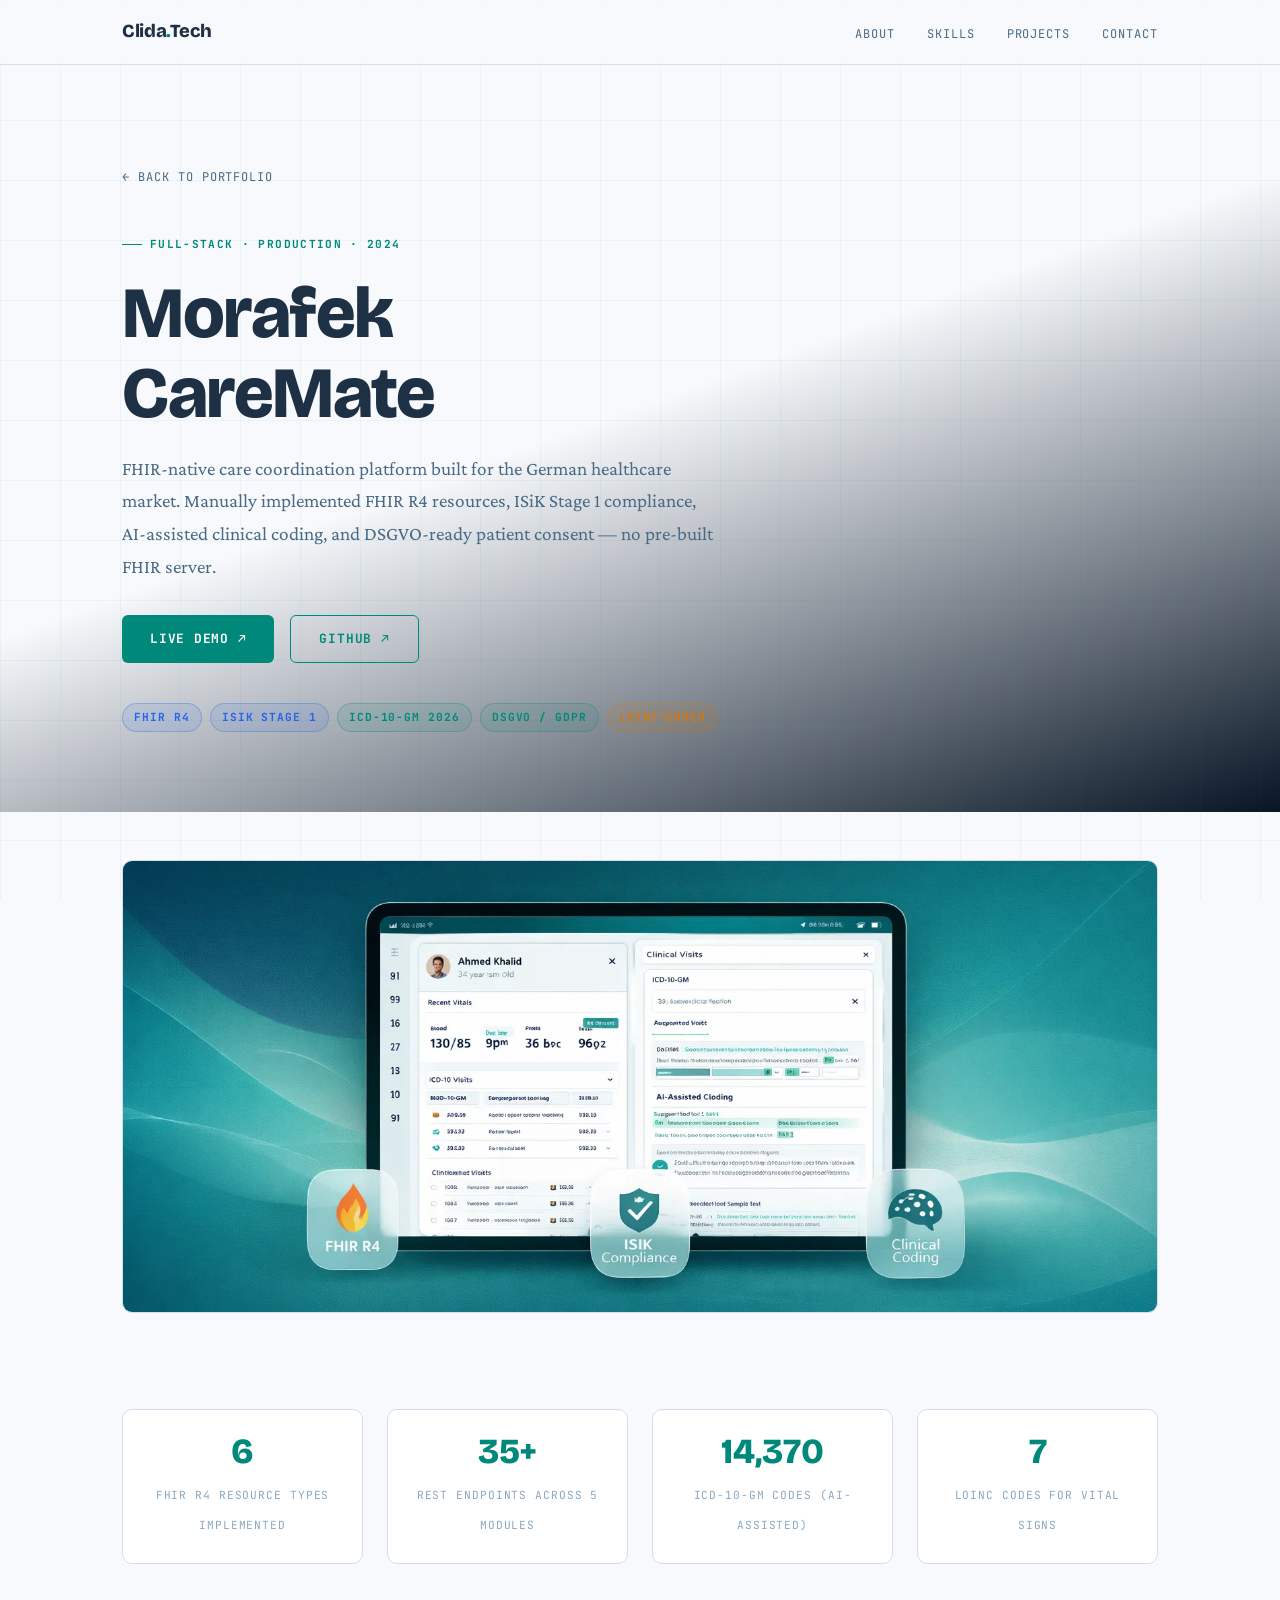
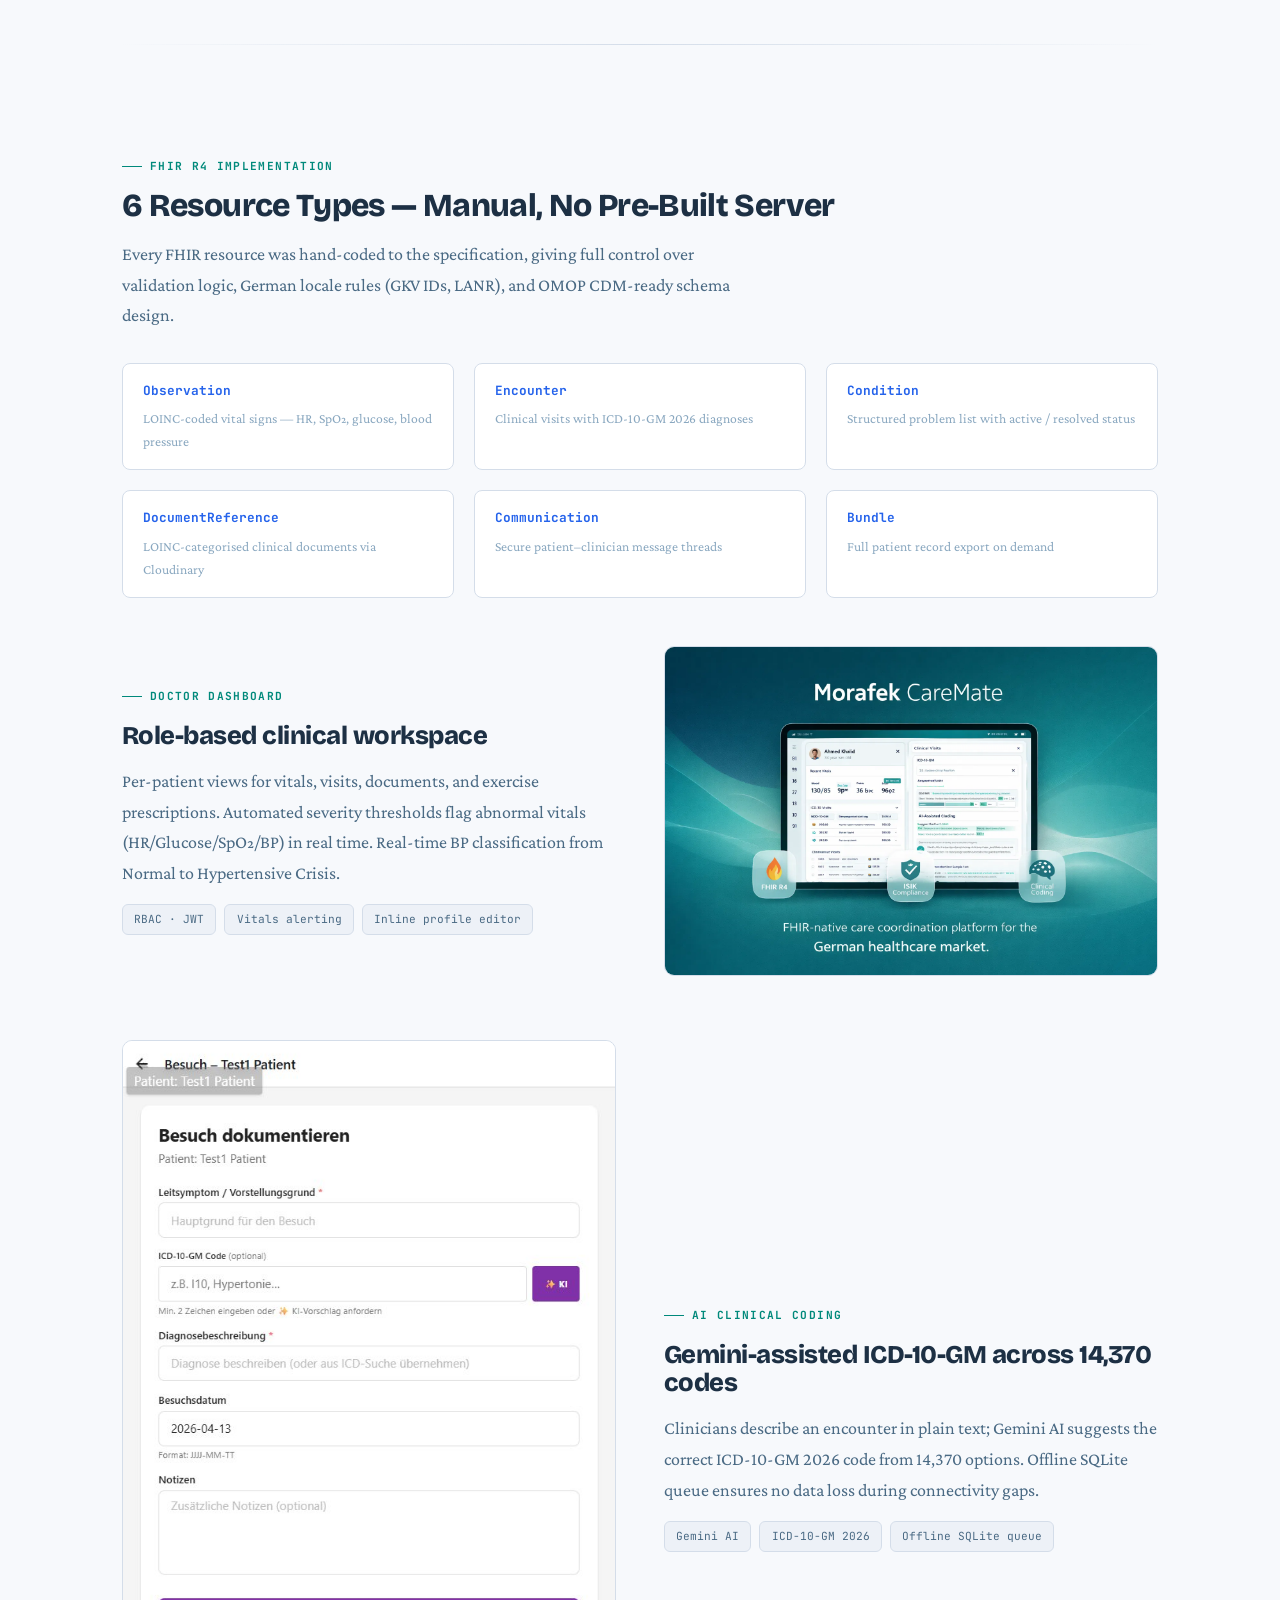
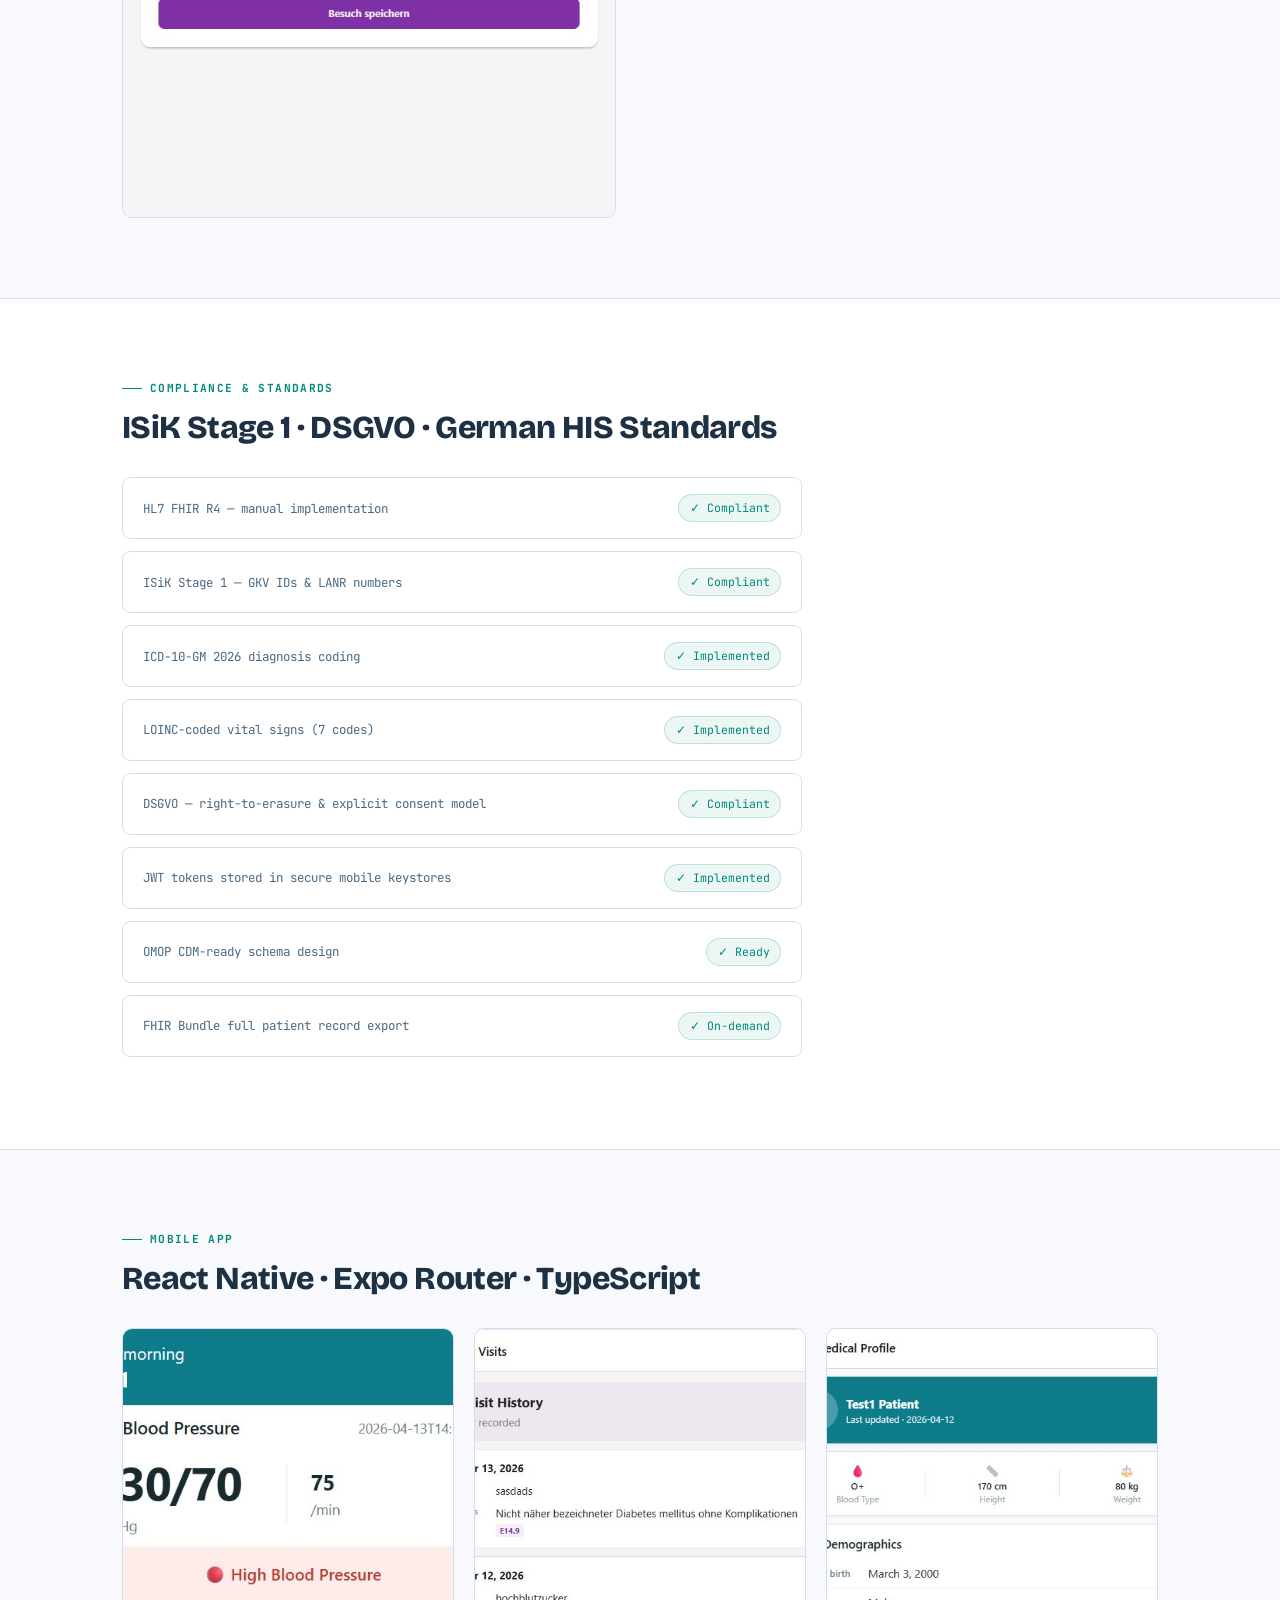
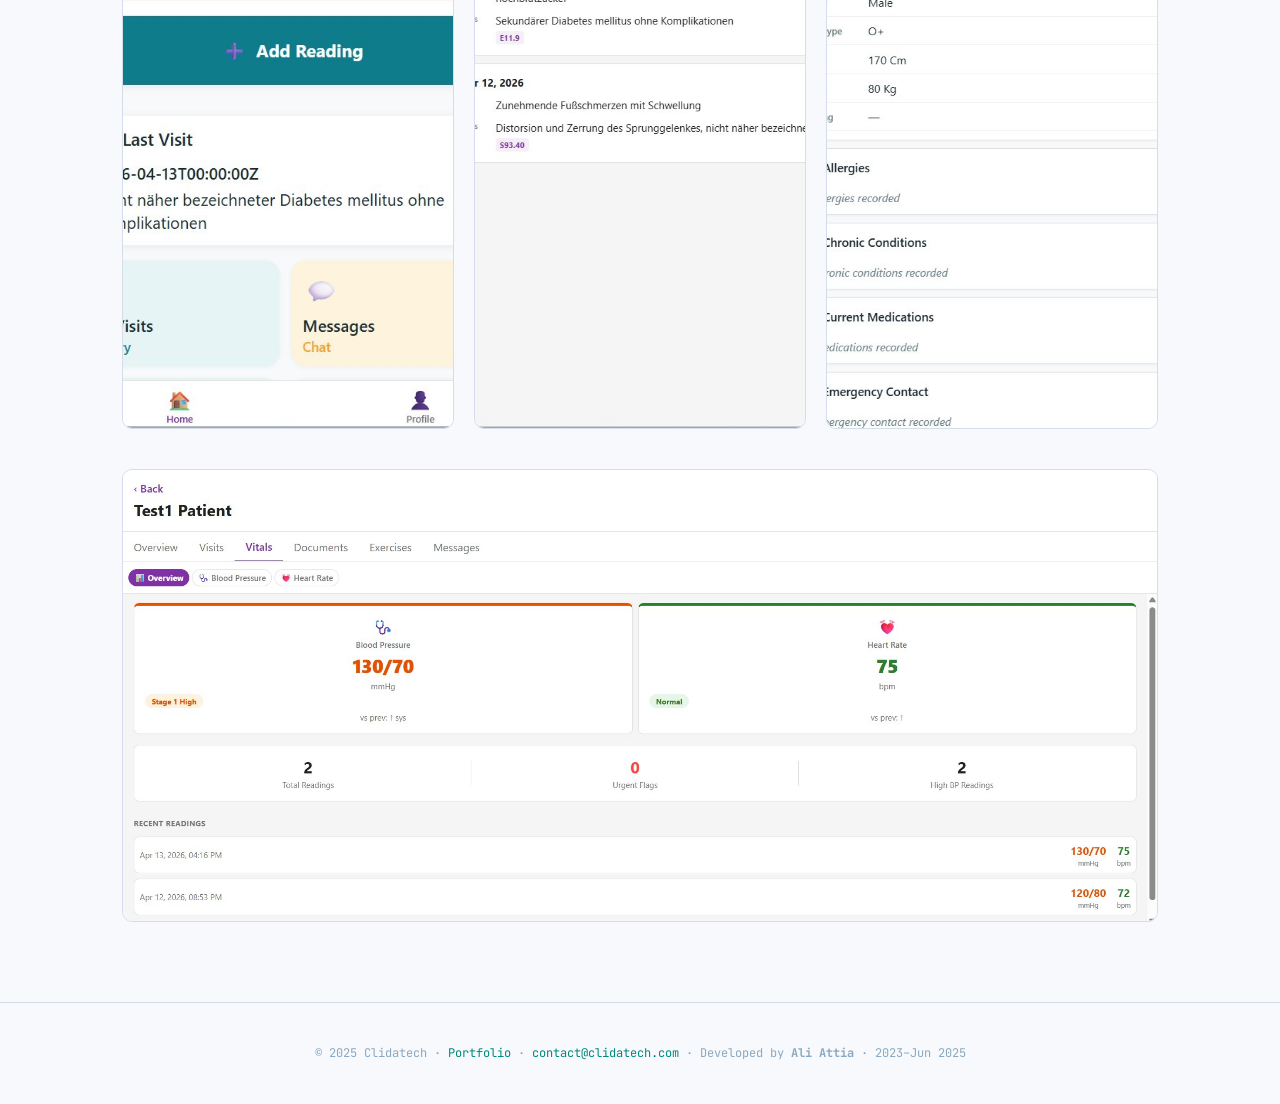
<file: morafek.html>
<!DOCTYPE html>
<html lang="en">
<head>
  <meta charset="UTF-8" />
  <meta name="viewport" content="width=device-width, initial-scale=1.0" />
  <title>Morafek CareMate — FHIR-Native Care Coordination · Clidatech</title>
  <meta name="description" content="FHIR R4 care coordination platform with ISiK Stage 1 compliance, DSGVO-ready patient consent, and AI-assisted ICD-10-GM clinical coding." />
  <link rel="stylesheet" href="style.css" />
  <style>
    .proj-hero { background: linear-gradient(160deg, var(--bg) 50%, #081525 100%); }

    .fhir-grid {
      display: grid;
      grid-template-columns: repeat(3, 1fr);
      gap: 1.25rem;
    }

    .fhir-resource {
      background: var(--bg-2);
      border: 1px solid var(--border);
      border-radius: 8px;
      padding: 1rem 1.25rem;
      font-family: var(--font-mono);
      transition: all .25s;
    }

    .fhir-resource:hover {
      border-color: var(--blue);
      box-shadow: var(--glow-blue);
    }

    .fhir-resource-name {
      font-size: .8rem;
      color: var(--blue);
      font-weight: 700;
      margin-bottom: .35rem;
    }

    .fhir-resource-desc {
      font-family: var(--font-body);
      font-size: .85rem;
      color: var(--text-3);
    }

    .compliance-row {
      display: flex;
      align-items: center;
      justify-content: space-between;
      padding: 1rem 1.25rem;
      background: var(--bg-2);
      border: 1px solid var(--border);
      border-radius: 8px;
      margin-bottom: .75rem;
    }

    .compliance-label {
      font-family: var(--font-mono);
      font-size: .78rem;
      color: var(--text-2);
    }

    .compliance-status {
      font-family: var(--font-mono);
      font-size: .72rem;
      color: var(--teal);
      background: rgba(0,137,123,.08);
      border: 1px solid rgba(0,137,123,.2);
      padding: .2rem .65rem;
      border-radius: 99px;
    }

    @media (max-width: 768px) {
      .fhir-grid { grid-template-columns: 1fr 1fr; }
    }
  </style>
</head>
<body>

  <nav>
    <div class="nav-inner">
      <a href="index.html" class="nav-logo">Clida<span>.</span>Tech</a>
      <ul class="nav-links">
        <li><a href="index.html#about">About</a></li>
        <li><a href="index.html#skills">Skills</a></li>
        <li><a href="index.html#projects">Projects</a></li>
        <li><a href="index.html#contact">Contact</a></li>
      </ul>
    </div>
  </nav>

  <!-- HERO -->
  <section class="proj-hero">
    <div class="container">
      <a href="index.html" class="back-link">← Back to Portfolio</a>

      <div class="label" style="margin-bottom:1.25rem;">Full-Stack · Production · 2024</div>
      <h1 class="fade-up">Morafek<br>CareMate</h1>
      <p class="lead fade-up-2">
        FHIR-native care coordination platform built for the German healthcare market.
        Manually implemented FHIR R4 resources, ISiK Stage 1 compliance, AI-assisted
        clinical coding, and DSGVO-ready patient consent — no pre-built FHIR server.
      </p>

      <div class="proj-links fade-up-3">
        <a href="https://morafek.clidatech.com" target="_blank" rel="noopener" class="btn btn-primary">Live Demo ↗</a>
        <a href="https://github.com/aliattia02" target="_blank" rel="noopener" class="btn btn-outline">GitHub ↗</a>
      </div>

      <div class="chips fade-up-4">
        <span class="tag blue">FHIR R4</span>
        <span class="tag blue">ISiK Stage 1</span>
        <span class="tag">ICD-10-GM 2026</span>
        <span class="tag">DSGVO / GDPR</span>
        <span class="tag amber">LOINC-coded</span>
      </div>
    </div>
  </section>

  <!-- MAIN SCREENSHOT -->
  <section style="padding:3rem 0;">
    <div class="container">
      <img src="docs/screenshots/morafek/morafek-doctor-dashboard.png"
           alt="Morafek CareMate — Patient dashboard"
           class="proj-screenshot" style="aspect-ratio:16/7;">
    </div>
  </section>

  <!-- STATS -->
  <section style="padding:3rem 0;">
    <div class="container">
      <div class="stat-grid">
        <div class="stat-block">
          <span class="stat-num">6</span>
          <span class="stat-label">FHIR R4 Resource Types Implemented</span>
        </div>
        <div class="stat-block">
          <span class="stat-num">35+</span>
          <span class="stat-label">REST Endpoints Across 5 Modules</span>
        </div>
        <div class="stat-block">
          <span class="stat-num">14,370</span>
          <span class="stat-label">ICD-10-GM Codes (AI-assisted)</span>
        </div>
        <div class="stat-block">
          <span class="stat-num">7</span>
          <span class="stat-label">LOINC Codes for Vital Signs</span>
        </div>
      </div>
    </div>
  </section>

  <div class="container"><div class="divider"></div></div>

  <!-- FHIR RESOURCES -->
  <section>
    <div class="container">
      <div class="label" style="margin-bottom:.75rem;">FHIR R4 Implementation</div>
      <h2 style="font-size:2rem; margin-bottom:1rem;">6 Resource Types — Manual, No Pre-Built Server</h2>
      <p style="color:var(--text-2); max-width:620px; margin-bottom:2rem;">
        Every FHIR resource was hand-coded to the specification, giving full control over
        validation logic, German locale rules (GKV IDs, LANR), and OMOP CDM-ready schema design.
      </p>

      <div class="fhir-grid" style="margin-bottom:3rem;">
        <div class="fhir-resource">
          <div class="fhir-resource-name">Observation</div>
          <div class="fhir-resource-desc">LOINC-coded vital signs — HR, SpO₂, glucose, blood pressure</div>
        </div>
        <div class="fhir-resource">
          <div class="fhir-resource-name">Encounter</div>
          <div class="fhir-resource-desc">Clinical visits with ICD-10-GM 2026 diagnoses</div>
        </div>
        <div class="fhir-resource">
          <div class="fhir-resource-name">Condition</div>
          <div class="fhir-resource-desc">Structured problem list with active / resolved status</div>
        </div>
        <div class="fhir-resource">
          <div class="fhir-resource-name">DocumentReference</div>
          <div class="fhir-resource-desc">LOINC-categorised clinical documents via Cloudinary</div>
        </div>
        <div class="fhir-resource">
          <div class="fhir-resource-name">Communication</div>
          <div class="fhir-resource-desc">Secure patient–clinician message threads</div>
        </div>
        <div class="fhir-resource">
          <div class="fhir-resource-name">Bundle</div>
          <div class="fhir-resource-desc">Full patient record export on demand</div>
        </div>
      </div>

      <!-- Two-col: Dashboard -->
      <div class="two-col" style="gap:3rem; margin-bottom:4rem; align-items:center;">
        <div>
          <div class="label" style="margin-bottom:1rem;">Doctor Dashboard</div>
          <h3 style="font-size:1.6rem; margin-bottom:1rem;">Role-based clinical workspace</h3>
          <p style="color:var(--text-2); margin-bottom:1rem;">
            Per-patient views for vitals, visits, documents, and exercise prescriptions.
            Automated severity thresholds flag abnormal vitals (HR/Glucose/SpO₂/BP) in real time.
            Real-time BP classification from Normal to Hypertensive Crisis.
          </p>
          <div class="chips">
            <span class="chip">RBAC · JWT</span>
            <span class="chip">Vitals alerting</span>
            <span class="chip">Inline profile editor</span>
          </div>
        </div>
        <img src="docs/screenshots/morafek/morafek-doctor-dashboard.png"
             alt="Morafek CareMate — Doctor dashboard and patient queue"
             class="proj-screenshot">
      </div>

      <!-- Two-col: AI coding -->
      <div class="two-col reverse" style="gap:3rem; align-items:center;">
        <div>
          <div class="label" style="margin-bottom:1rem;">AI Clinical Coding</div>
          <h3 style="font-size:1.6rem; margin-bottom:1rem;">Gemini-assisted ICD-10-GM across 14,370 codes</h3>
          <p style="color:var(--text-2); margin-bottom:1rem;">
            Clinicians describe an encounter in plain text; Gemini AI suggests the correct
            ICD-10-GM 2026 code from 14,370 options. Offline SQLite queue ensures no data
            loss during connectivity gaps.
          </p>
          <div class="chips">
            <span class="chip">Gemini AI</span>
            <span class="chip">ICD-10-GM 2026</span>
            <span class="chip">Offline SQLite queue</span>
          </div>
        </div>
        <img src="docs/screenshots/morafek/morafek-icd-coding.png"
             alt="Morafek CareMate — AI-assisted ICD-10-GM coding interface"
             class="proj-screenshot">
      </div>
    </div>
  </section>

  <!-- COMPLIANCE -->
  <section style="background:var(--bg-2); border-top:1px solid var(--border); border-bottom:1px solid var(--border);">
    <div class="container">
      <div class="label" style="margin-bottom:.75rem;">Compliance &amp; Standards</div>
      <h2 style="font-size:2rem; margin-bottom:2rem;">ISiK Stage 1 · DSGVO · German HIS Standards</h2>

      <div style="max-width:680px;">
        <div class="compliance-row">
          <span class="compliance-label">HL7 FHIR R4 — manual implementation</span>
          <span class="compliance-status">✓ Compliant</span>
        </div>
        <div class="compliance-row">
          <span class="compliance-label">ISiK Stage 1 — GKV IDs &amp; LANR numbers</span>
          <span class="compliance-status">✓ Compliant</span>
        </div>
        <div class="compliance-row">
          <span class="compliance-label">ICD-10-GM 2026 diagnosis coding</span>
          <span class="compliance-status">✓ Implemented</span>
        </div>
        <div class="compliance-row">
          <span class="compliance-label">LOINC-coded vital signs (7 codes)</span>
          <span class="compliance-status">✓ Implemented</span>
        </div>
        <div class="compliance-row">
          <span class="compliance-label">DSGVO — right-to-erasure &amp; explicit consent model</span>
          <span class="compliance-status">✓ Compliant</span>
        </div>
        <div class="compliance-row">
          <span class="compliance-label">JWT tokens stored in secure mobile keystores</span>
          <span class="compliance-status">✓ Implemented</span>
        </div>
        <div class="compliance-row">
          <span class="compliance-label">OMOP CDM-ready schema design</span>
          <span class="compliance-status">✓ Ready</span>
        </div>
        <div class="compliance-row">
          <span class="compliance-label">FHIR Bundle full patient record export</span>
          <span class="compliance-status">✓ On-demand</span>
        </div>
      </div>
    </div>
  </section>

  <!-- MOBILE SCREENSHOTS -->
  <section>
    <div class="container">
      <div class="label" style="margin-bottom:.75rem;">Mobile App</div>
      <h2 style="font-size:2rem; margin-bottom:2rem;">React Native · Expo Router · TypeScript</h2>
      <div style="display:grid; grid-template-columns:repeat(3,1fr); gap:1.25rem; margin-bottom:2.5rem;">
        <img src="docs/screenshots/morafek/morafek-mobile-vitals.png"
             alt="Morafek CareMate — Patient vitals view"
             class="proj-screenshot" style="aspect-ratio:9/19;">
        <img src="docs/screenshots/morafek/morafek-mobile-visit.png"
             alt="Morafek CareMate — Clinical visit entry"
             class="proj-screenshot" style="aspect-ratio:9/19;">
        <img src="docs/screenshots/morafek/morafek-mobile-docs.png"
             alt="Morafek CareMate — Document and media view"
             class="proj-screenshot" style="aspect-ratio:9/19;">
      </div>

      <img src="docs/screenshots/morafek/morafek-desktop-dashboard.png"
           alt="Morafek CareMate — Full doctor dashboard desktop view"
           class="proj-screenshot" style="aspect-ratio:16/7;">
    </div>
  </section>

  <footer>
    <div class="container">
      <p>© 2025 Clidatech · <a href="index.html">Portfolio</a> · <a href="mailto:contact@clidatech.com">contact@clidatech.com</a> · Developed by <strong>Ali Attia</strong> · 2023–Jun 2025</p>
    </div>
  </footer>

</body>
</html>
</file>
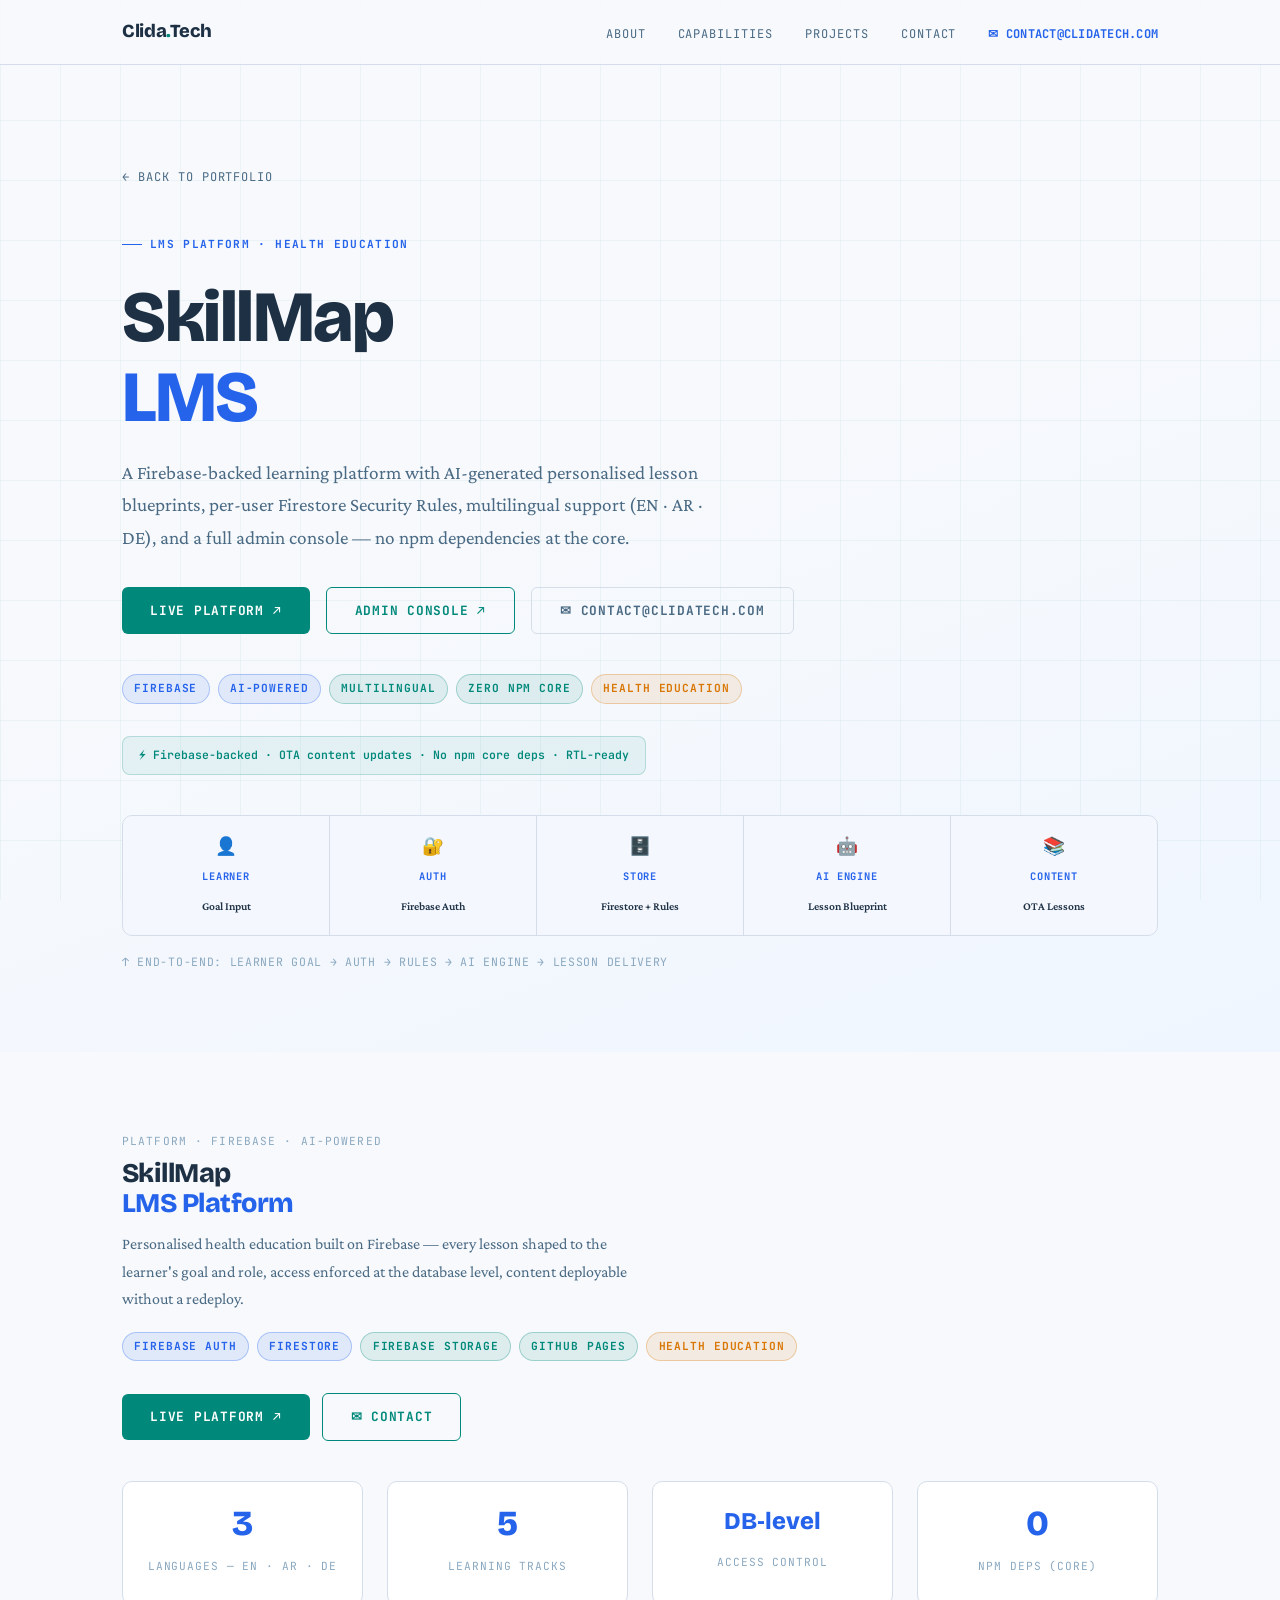
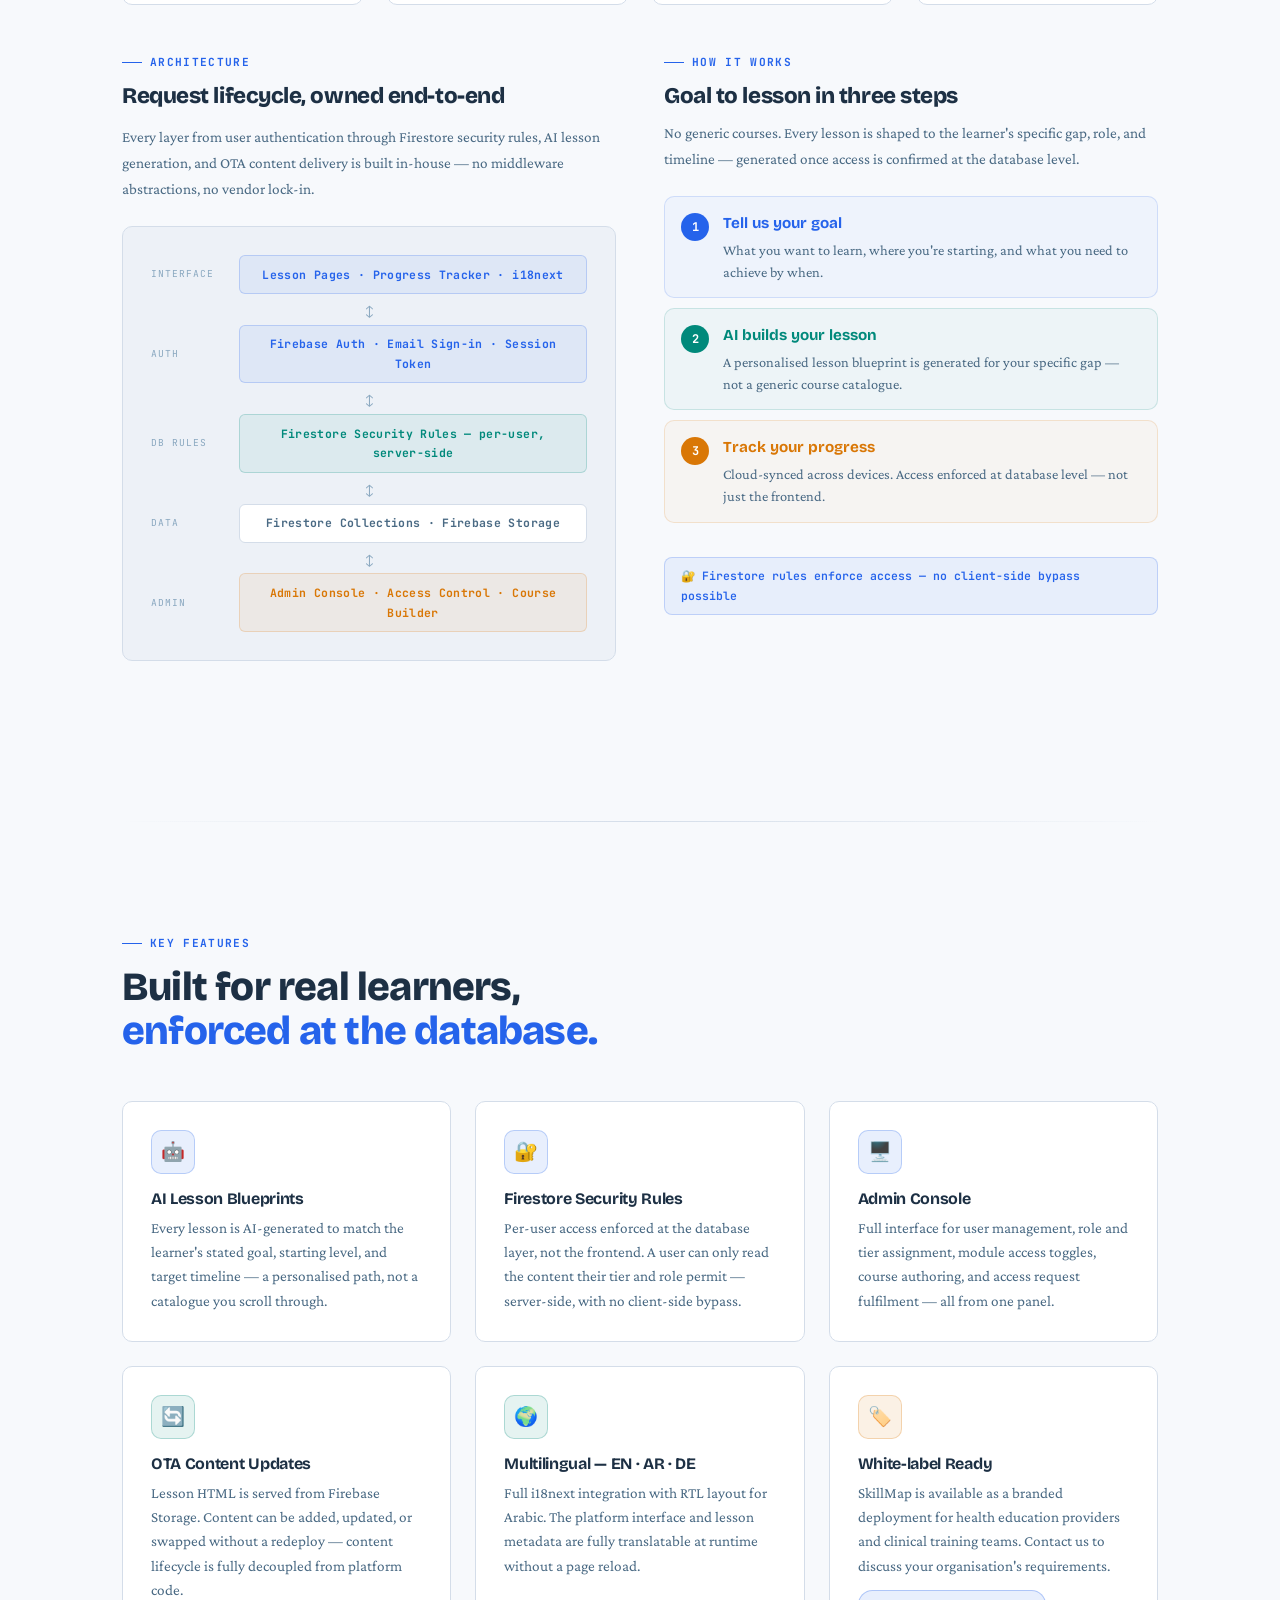
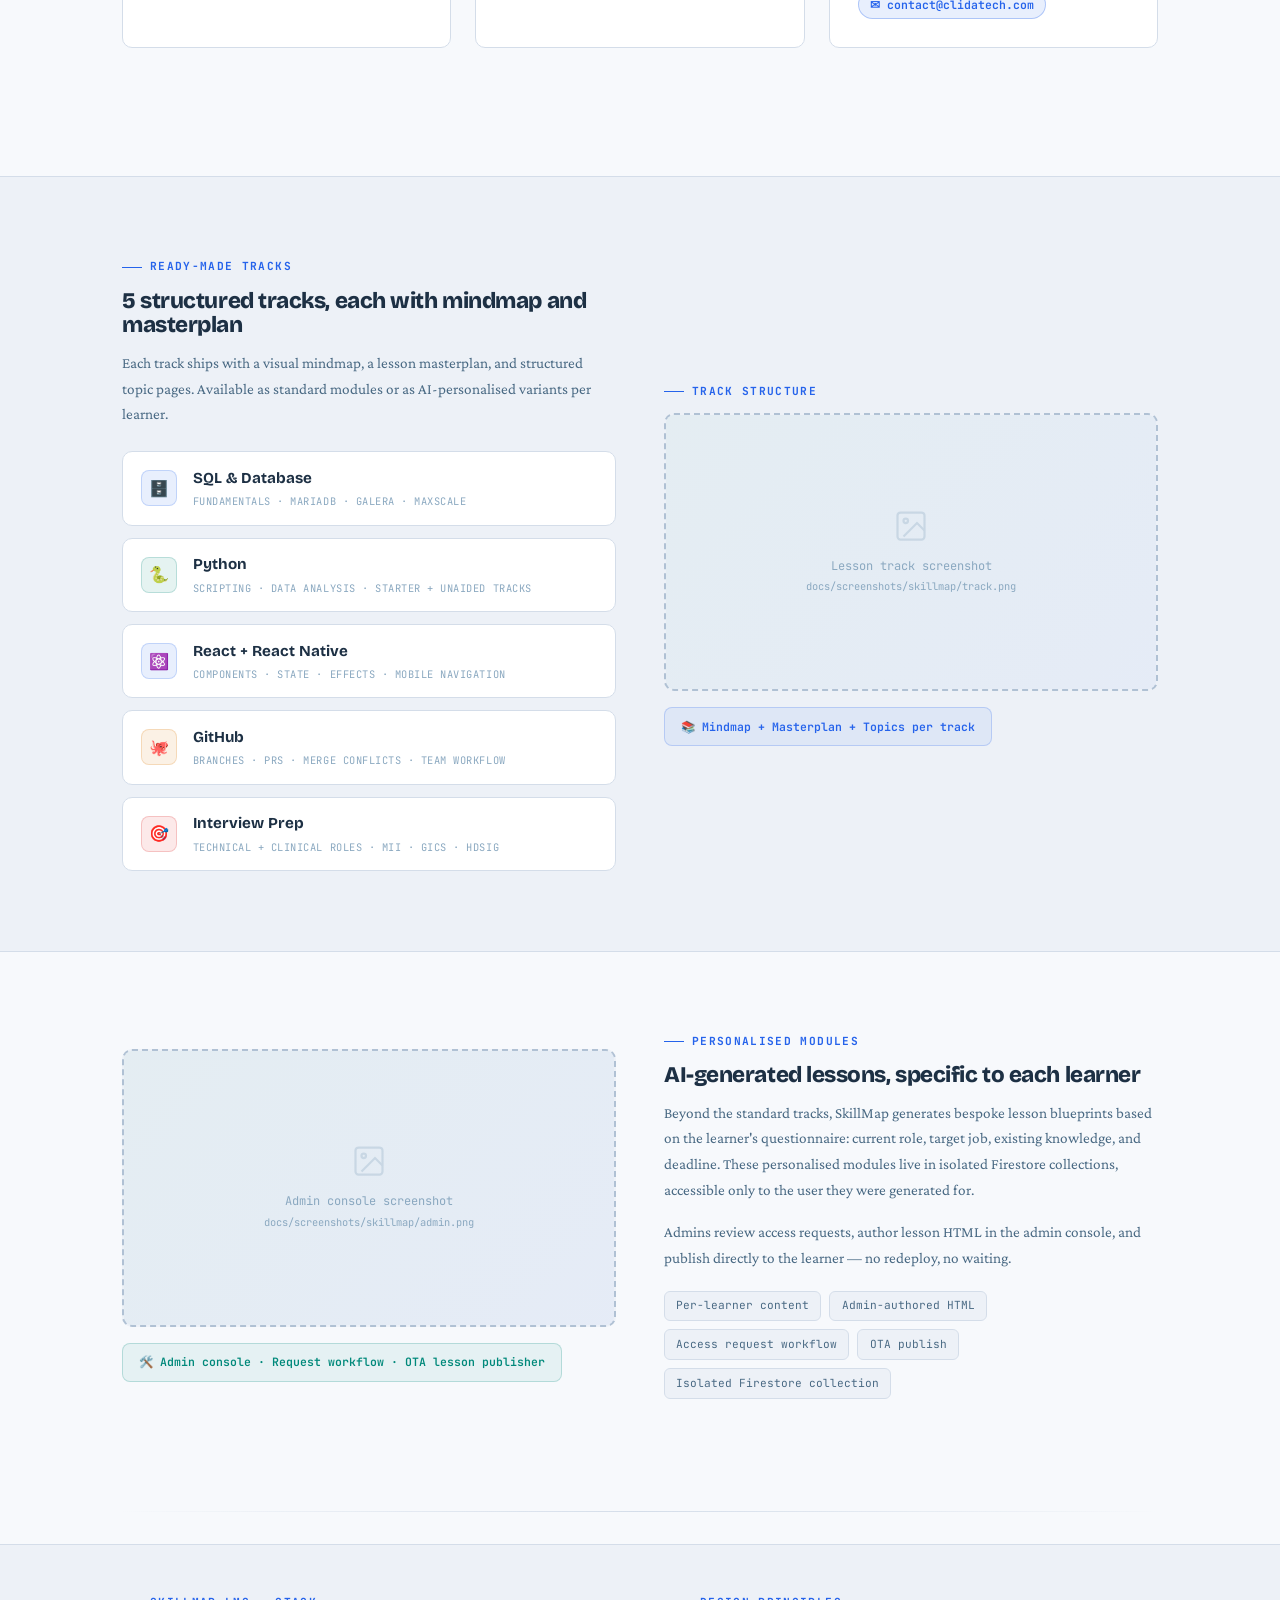
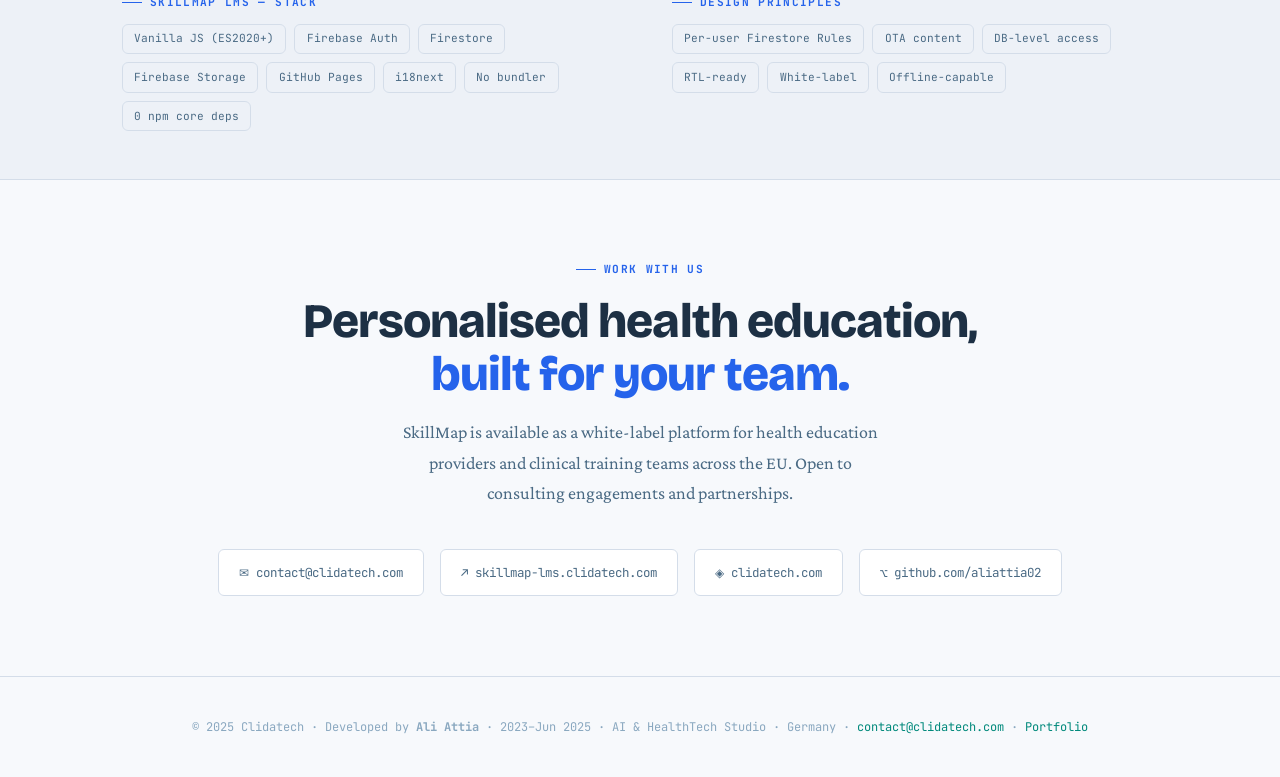
<file: skillmap.html>
<!DOCTYPE html>
<html lang="en">
<head>
  <meta charset="UTF-8" />
  <meta name="viewport" content="width=device-width, initial-scale=1.0" />
  <title>SkillMap LMS — Clidatech · AI Health Education Platform</title>
  <meta name="description" content="SkillMap LMS — Firebase-backed learning platform with AI-generated personalised lesson blueprints, per-user Firestore Security Rules, and multilingual support. By Clidatech." />
  <link rel="canonical" href="https://clidatech.com/skillmap" />
  <link rel="stylesheet" href="style.css" />
  <style>
    /* ── Page-level accent: blue (SkillMap) ─────────────────────────────── */
    :root {
      --acc:        var(--blue);
      --acc-dim:    rgba(37,99,235,.07);
      --acc-border: rgba(37,99,235,.22);
      --acc-glow:   0 0 28px rgba(37,99,235,.15);
    }

    /* Override label accent to blue sitewide on this page */
    .label          { color: var(--blue); }
    .label::before  { background: var(--blue); }
    .stat-num       { color: var(--blue); }

    /* Hero gradient */
    .skillmap-hero { background: linear-gradient(160deg, var(--bg) 45%, #eff6ff 100%); }

    /* ── Project number row ── */
    .proj-number {
      font-family: var(--font-mono);
      font-size: .7rem;
      color: var(--text-3);
      letter-spacing: .1em;
      text-transform: uppercase;
      display: block;
      margin-bottom: .5rem;
    }

    /* ── Stack spectrum ── */
    .stack-spectrum {
      display: flex;
      align-items: stretch;
      margin-top: 2.5rem;
      border: 1px solid var(--border);
      border-radius: 10px;
      overflow: hidden;
      background: var(--bg-2);
    }
    .stack-layer {
      flex: 1;
      padding: 1rem .75rem;
      border-right: 1px solid var(--border);
      text-align: center;
    }
    .stack-layer:last-child { border-right: none; }
    .stack-layer.active     { background: rgba(37,99,235,.05); }
    .stack-layer .layer-icon { font-size: 1.1rem; margin-bottom: .4rem; }
    .stack-layer .layer-name {
      font-family: var(--font-mono);
      font-size: .65rem;
      text-transform: uppercase;
      letter-spacing: .08em;
      color: var(--text-3);
      display: block;
      margin-bottom: .2rem;
    }
    .stack-layer .layer-tag          { font-size: .72rem; color: var(--text-2); }
    .stack-layer.active .layer-name  { color: var(--blue); font-weight: 700; }
    .stack-layer.active .layer-tag   { color: var(--white); font-weight: 600; }

    /* ── Architecture diagram ── */
    .arch-diagram {
      background: var(--bg-3);
      border: 1px solid var(--border);
      border-radius: 10px;
      padding: 1.75rem;
      font-family: var(--font-mono);
    }
    .arch-row { display: flex; gap: .5rem; align-items: center; margin-bottom: .5rem; }
    .arch-row:last-child { margin-bottom: 0; }
    .arch-box {
      flex: 1;
      padding: .55rem .75rem;
      border-radius: 6px;
      font-size: .72rem;
      font-weight: 700;
      text-align: center;
      letter-spacing: .03em;
    }
    .arch-box.blue  { background: rgba(37,99,235,.07); border: 1px solid rgba(37,99,235,.22); color: var(--blue); }
    .arch-box.teal  { background: rgba(0,137,123,.07); border: 1px solid rgba(0,137,123,.22); color: var(--teal); }
    .arch-box.amber { background: rgba(217,119,6,.07); border: 1px solid rgba(217,119,6,.20); color: var(--amber); }
    .arch-box.gray  { background: var(--bg-2); border: 1px solid var(--border); color: var(--text-2); }
    .arch-sep   { text-align: center; color: var(--text-3); font-size: .72rem; margin: .2rem 0; }
    .arch-label {
      font-size: .6rem;
      color: var(--text-3);
      text-transform: uppercase;
      letter-spacing: .1em;
      width: 80px;
      flex-shrink: 0;
    }

    /* ── "How it works" step rows ── */
    .how-row {
      display: flex;
      align-items: flex-start;
      gap: 14px;
      padding: 14px 16px;
      border-radius: 10px;
      border: 1px solid;
      margin-bottom: 10px;
    }
    .how-row:last-child { margin-bottom: 0; }
    .how-row.blue  { background: rgba(37,99,235,.04); border-color: rgba(37,99,235,.16); }
    .how-row.teal  { background: rgba(0,137,123,.04);  border-color: rgba(0,137,123,.16); }
    .how-row.amber { background: rgba(217,119,6,.04);  border-color: rgba(217,119,6,.16); }

    .how-step {
      flex-shrink: 0;
      width: 28px; height: 28px;
      border-radius: 50%;
      display: flex; align-items: center; justify-content: center;
      font-family: var(--font-mono); font-size: .75rem; font-weight: 700;
      margin-top: 2px;
    }
    .how-row.blue  .how-step { background: var(--blue);  color: #fff; }
    .how-row.teal  .how-step { background: var(--teal);  color: #fff; }
    .how-row.amber .how-step { background: var(--amber); color: #fff; }

    .how-heading {
      font-family: var(--font-head);
      font-size: .95rem; font-weight: 700; margin-bottom: .2rem;
    }
    .how-row.blue  .how-heading { color: var(--blue); }
    .how-row.teal  .how-heading { color: var(--teal); }
    .how-row.amber .how-heading { color: var(--amber); }
    .how-desc { font-size: .9rem; color: var(--text-2); line-height: 1.5; }

    /* ── Learning track items ── */
    .track-list { display: flex; flex-direction: column; gap: .75rem; }
    .track-item {
      display: flex; align-items: center; gap: 1rem;
      padding: .85rem 1.1rem;
      background: var(--bg-2);
      border: 1px solid var(--border);
      border-radius: 10px;
      transition: border-color .2s, transform .2s;
    }
    .track-item:hover { border-color: var(--blue); transform: translateX(4px); }
    .track-icon {
      width: 36px; height: 36px; border-radius: 8px;
      display: flex; align-items: center; justify-content: center;
      font-size: 1rem; flex-shrink: 0;
    }
    .track-icon.blue  { background: rgba(37,99,235,.1); border: 1px solid rgba(37,99,235,.2); }
    .track-icon.teal  { background: rgba(0,137,123,.1);  border: 1px solid rgba(0,137,123,.2); }
    .track-icon.amber { background: rgba(217,119,6,.1);  border: 1px solid rgba(217,119,6,.2); }
    .track-icon.red   { background: rgba(220,38,38,.1);  border: 1px solid rgba(220,38,38,.2); }
    .track-name  { font-family: var(--font-head); font-size: .95rem; font-weight: 700; color: var(--white); margin-bottom: .1rem; }
    .track-desc  { font-family: var(--font-mono); font-size: .65rem; color: var(--text-3); text-transform: uppercase; letter-spacing: .05em; }

    /* ── Badge ── */
    .badge {
      display: inline-flex; align-items: center; gap: .5rem;
      padding: .55rem 1rem; border-radius: 8px;
      font-family: var(--font-mono); font-size: .72rem; font-weight: 600;
    }
    .badge.blue { background: rgba(37,99,235,.07); border: 1px solid rgba(37,99,235,.22); color: var(--blue); }
    .badge.teal { background: rgba(0,137,123,.07); border: 1px solid rgba(0,137,123,.22); color: var(--teal); }

    /* ── Contact link items ── */
    .contact-item {
      display: inline-flex; align-items: center; gap: .5rem;
      font-family: var(--font-mono); font-size: .78rem;
      color: var(--text-2); background: var(--bg-2);
      border: 1px solid var(--border);
      border-radius: var(--radius);
      padding: .75rem 1.25rem;
      transition: all .25s;
    }
    .contact-item:hover { color: var(--blue); border-color: rgba(37,99,235,.4); transform: translateY(-2px); }

    /* ── Feature icon override (blue tint) ── */
    .feature-icon.blue  { background: rgba(37,99,235,.1); border-color: rgba(37,99,235,.25); }
    .feature-icon.teal  { background: rgba(0,137,123,.1);  border-color: rgba(0,137,123,.25); }
    .feature-icon.amber { background: rgba(217,119,6,.1);  border-color: rgba(217,119,6,.25); }

    /* ── Responsive ── */
    @media (max-width: 768px) {
      .stack-spectrum { flex-wrap: wrap; }
      .arch-label { display: none; }
    }
  </style>
</head>
<body>

  <!-- ── NAV ───────────────────────────────────────────────────────────── -->
  <nav>
    <div class="nav-inner">
      <a href="index.html" class="nav-logo">Clida<span>.</span>Tech</a>
      <ul class="nav-links">
        <li><a href="index.html#about">About</a></li>
        <li><a href="index.html#skills">Capabilities</a></li>
        <li><a href="index.html#projects">Projects</a></li>
        <li><a href="index.html#contact">Contact</a></li>
        <li>
          <a href="mailto:contact@clidatech.com"
             style="color:var(--blue); font-weight:700; letter-spacing:.02em;">
            ✉ contact@clidatech.com
          </a>
        </li>
      </ul>
    </div>
  </nav>

  <!-- ── HERO ──────────────────────────────────────────────────────────── -->
  <section class="proj-hero skillmap-hero">
    <div class="container">
      <a href="index.html" class="back-link">← Back to Portfolio</a>

      <div class="label fade-up">LMS Platform · Health Education</div>

      <h1 class="fade-up-2">
        SkillMap<br>
        <em style="font-style:normal; color:var(--blue);">LMS</em>
      </h1>

      <p class="lead fade-up-3">
        A Firebase-backed learning platform with AI-generated personalised lesson blueprints,
        per-user Firestore Security Rules, multilingual support (EN · AR · DE), and a full
        admin console — no npm dependencies at the core.
      </p>

      <div class="proj-links fade-up-3">
        <a href="https://skillmap-lms.clidatech.com" target="_blank" rel="noopener" class="btn btn-primary">Live Platform ↗</a>
        <a href="https://skillmap-lms.clidatech.com/lms/admin/" target="_blank" rel="noopener" class="btn btn-outline">Admin Console ↗</a>
        <a href="mailto:contact@clidatech.com" class="btn btn-ghost">✉ contact@clidatech.com</a>
      </div>

      <div class="fade-up-4" style="display:flex; flex-wrap:wrap; gap:.5rem; margin-bottom:2rem;">
        <span class="tag blue">Firebase</span>
        <span class="tag blue">AI-Powered</span>
        <span class="tag">Multilingual</span>
        <span class="tag">Zero npm core</span>
        <span class="tag amber">Health Education</span>
      </div>

      <div class="badge teal fade-up-4">
        ⚡ Firebase-backed · OTA content updates · No npm core deps · RTL-ready
      </div>

      <!-- Stack spectrum -->
      <div class="stack-spectrum fade-up-4">
        <div class="stack-layer active">
          <div class="layer-icon">👤</div>
          <span class="layer-name">Learner</span>
          <span class="layer-tag">Goal Input</span>
        </div>
        <div class="stack-layer active">
          <div class="layer-icon">🔐</div>
          <span class="layer-name">Auth</span>
          <span class="layer-tag">Firebase Auth</span>
        </div>
        <div class="stack-layer active">
          <div class="layer-icon">🗄️</div>
          <span class="layer-name">Store</span>
          <span class="layer-tag">Firestore + Rules</span>
        </div>
        <div class="stack-layer active">
          <div class="layer-icon">🤖</div>
          <span class="layer-name">AI Engine</span>
          <span class="layer-tag">Lesson Blueprint</span>
        </div>
        <div class="stack-layer active">
          <div class="layer-icon">📚</div>
          <span class="layer-name">Content</span>
          <span class="layer-tag">OTA Lessons</span>
        </div>
      </div>
      <p style="font-family:var(--font-mono); font-size:.72rem; color:var(--text-3); margin-top:1rem; letter-spacing:.06em;" class="fade-up-4">
        ↑ END-TO-END: LEARNER GOAL → AUTH → RULES → AI ENGINE → LESSON DELIVERY
      </p>
    </div>
  </section>

  <!-- ══════════════════════════════════════════════
       SECTION — PLATFORM OVERVIEW
  ══════════════════════════════════════════════ -->
  <section id="skillmap-main">
    <div class="container">

      <div style="display:flex; align-items:flex-start; justify-content:space-between; gap:2rem; margin-bottom:2.5rem; flex-wrap:wrap;">
        <div>
          <span class="proj-number fade-up">Platform · Firebase · AI-Powered</span>
          <h2 class="fade-up-2">
            SkillMap<br>
            <em style="font-style:normal; color:var(--blue);">LMS Platform</em>
          </h2>
          <p class="fade-up-3" style="color:var(--text-2); max-width:520px; font-size:1rem; margin-top:.75rem;">
            Personalised health education built on Firebase — every lesson shaped to the learner's
            goal and role, access enforced at the database level, content deployable without a
            redeploy.
          </p>
          <div style="display:flex; flex-wrap:wrap; gap:.5rem; margin-top:1.25rem;" class="fade-up-4">
            <span class="tag blue">Firebase Auth</span>
            <span class="tag blue">Firestore</span>
            <span class="tag">Firebase Storage</span>
            <span class="tag">GitHub Pages</span>
            <span class="tag amber">Health Education</span>
          </div>
        </div>
        <div style="display:flex; gap:.75rem; align-items:center; flex-shrink:0;" class="fade-up-3">
          <a href="https://skillmap-lms.clidatech.com" target="_blank" rel="noopener" class="btn btn-primary">Live Platform ↗</a>
          <a href="mailto:contact@clidatech.com" class="btn btn-outline">✉ Contact</a>
        </div>
      </div>

      <!-- Stats -->
      <div class="stat-grid" style="margin-bottom:3rem;">
        <div class="stat-block">
          <span class="stat-num">3</span>
          <span class="stat-label">Languages — EN · AR · DE</span>
        </div>
        <div class="stat-block">
          <span class="stat-num">5</span>
          <span class="stat-label">Learning Tracks</span>
        </div>
        <div class="stat-block">
          <span class="stat-num" style="font-size:1.5rem; line-height:1.3;">DB&#8209;level</span>
          <span class="stat-label">Access Control</span>
        </div>
        <div class="stat-block">
          <span class="stat-num">0</span>
          <span class="stat-label">npm Deps (Core)</span>
        </div>
      </div>

      <!-- Architecture + How It Works -->
      <div class="two-col" style="gap:3rem; margin:3rem 0; align-items:start;">

        <!-- Left: architecture diagram -->
        <div>
          <div class="label" style="margin-bottom:.75rem;">Architecture</div>
          <h3 style="font-size:1.4rem; margin-bottom:1rem;">Request lifecycle, owned end-to-end</h3>
          <p style="color:var(--text-2); margin-bottom:1.5rem; font-size:.95rem;">
            Every layer from user authentication through Firestore security rules, AI lesson
            generation, and OTA content delivery is built in-house — no middleware abstractions,
            no vendor lock-in.
          </p>
          <div class="arch-diagram">
            <div class="arch-row">
              <span class="arch-label">Interface</span>
              <div class="arch-box blue">Lesson Pages · Progress Tracker · i18next</div>
            </div>
            <div class="arch-sep">↕</div>
            <div class="arch-row">
              <span class="arch-label">Auth</span>
              <div class="arch-box blue">Firebase Auth · Email Sign-in · Session Token</div>
            </div>
            <div class="arch-sep">↕</div>
            <div class="arch-row">
              <span class="arch-label">DB Rules</span>
              <div class="arch-box teal">Firestore Security Rules — per-user, server-side</div>
            </div>
            <div class="arch-sep">↕</div>
            <div class="arch-row">
              <span class="arch-label">Data</span>
              <div class="arch-box gray">Firestore Collections · Firebase Storage</div>
            </div>
            <div class="arch-sep">↕</div>
            <div class="arch-row">
              <span class="arch-label">Admin</span>
              <div class="arch-box amber">Admin Console · Access Control · Course Builder</div>
            </div>
          </div>
        </div>

        <!-- Right: how it works -->
        <div>
          <div class="label" style="margin-bottom:.75rem;">How It Works</div>
          <h3 style="font-size:1.4rem; margin-bottom:.75rem;">Goal to lesson in three steps</h3>
          <p style="color:var(--text-2); font-size:.95rem; margin-bottom:1.5rem;">
            No generic courses. Every lesson is shaped to the learner's specific gap, role, and
            timeline — generated once access is confirmed at the database level.
          </p>

          <div class="how-row blue">
            <div class="how-step">1</div>
            <div>
              <div class="how-heading">Tell us your goal</div>
              <div class="how-desc">What you want to learn, where you're starting, and what you need to achieve by when.</div>
            </div>
          </div>
          <div class="how-row teal">
            <div class="how-step">2</div>
            <div>
              <div class="how-heading">AI builds your lesson</div>
              <div class="how-desc">A personalised lesson blueprint is generated for your specific gap — not a generic course catalogue.</div>
            </div>
          </div>
          <div class="how-row amber">
            <div class="how-step">3</div>
            <div>
              <div class="how-heading">Track your progress</div>
              <div class="how-desc">Cloud-synced across devices. Access enforced at database level — not just the frontend.</div>
            </div>
          </div>

          <div class="badge blue" style="margin-top:1.5rem;">
            🔐 Firestore rules enforce access — no client-side bypass possible
          </div>
        </div>

      </div>
    </div>
  </section>

  <div class="container"><div class="divider"></div></div>

  <!-- ══════════════════════════════════════════════
       SECTION — FEATURES
  ══════════════════════════════════════════════ -->
  <section>
    <div class="container">
      <div class="label" style="margin-bottom:.75rem;">Key Features</div>
      <h2 style="font-size:clamp(1.8rem,3.5vw,2.5rem); margin-bottom:3rem;">
        Built for real learners,<br>
        <em style="font-style:normal; color:var(--blue);">enforced at the database.</em>
      </h2>

      <div class="feature-grid" style="margin-bottom:3rem;">

        <div class="feature-card">
          <div class="feature-icon blue">🤖</div>
          <h4>AI Lesson Blueprints</h4>
          <p>Every lesson is AI-generated to match the learner's stated goal, starting level, and
          target timeline — a personalised path, not a catalogue you scroll through.</p>
        </div>

        <div class="feature-card">
          <div class="feature-icon blue">🔐</div>
          <h4>Firestore Security Rules</h4>
          <p>Per-user access enforced at the database layer, not the frontend. A user can only read
          the content their tier and role permit — server-side, with no client-side bypass.</p>
        </div>

        <div class="feature-card">
          <div class="feature-icon blue">🖥️</div>
          <h4>Admin Console</h4>
          <p>Full interface for user management, role and tier assignment, module access toggles,
          course authoring, and access request fulfilment — all from one panel.</p>
        </div>

        <div class="feature-card">
          <div class="feature-icon teal">🔄</div>
          <h4>OTA Content Updates</h4>
          <p>Lesson HTML is served from Firebase Storage. Content can be added, updated, or
          swapped without a redeploy — content lifecycle is fully decoupled from platform code.</p>
        </div>

        <div class="feature-card">
          <div class="feature-icon teal">🌍</div>
          <h4>Multilingual — EN · AR · DE</h4>
          <p>Full i18next integration with RTL layout for Arabic. The platform interface and lesson
          metadata are fully translatable at runtime without a page reload.</p>
        </div>

        <div class="feature-card">
          <div class="feature-icon amber">🏷️</div>
          <h4>White-label Ready</h4>
          <p>SkillMap is available as a branded deployment for health education providers and
          clinical training teams. Contact us to discuss your organisation's requirements.</p>
          <a href="mailto:contact@clidatech.com"
             class="tag blue"
             style="margin-top:.75rem; display:inline-flex; text-transform:none;
                    letter-spacing:0; font-size:.72rem; font-weight:600;">
            ✉ contact@clidatech.com
          </a>
        </div>

      </div>
    </div>
  </section>

  <!-- ══════════════════════════════════════════════
       LEARNING TRACKS BAND
  ══════════════════════════════════════════════ -->
  <div style="background:var(--bg-3); border-top:1px solid var(--border); border-bottom:1px solid var(--border); padding:5rem 0;">
    <div class="container">
      <div class="two-col" style="gap:3rem; align-items:center;">

        <div>
          <div class="label" style="margin-bottom:.75rem;">Ready-made Tracks</div>
          <h3 style="font-size:1.4rem; margin-bottom:.75rem;">5 structured tracks, each with mindmap and masterplan</h3>
          <p style="color:var(--text-2); font-size:.95rem; margin-bottom:1.5rem;">
            Each track ships with a visual mindmap, a lesson masterplan, and structured topic pages.
            Available as standard modules or as AI-personalised variants per learner.
          </p>
          <div class="track-list">
            <div class="track-item">
              <div class="track-icon blue">🗄️</div>
              <div>
                <div class="track-name">SQL &amp; Database</div>
                <div class="track-desc">Fundamentals · MariaDB · Galera · MaxScale</div>
              </div>
            </div>
            <div class="track-item">
              <div class="track-icon teal">🐍</div>
              <div>
                <div class="track-name">Python</div>
                <div class="track-desc">Scripting · data analysis · starter + unaided tracks</div>
              </div>
            </div>
            <div class="track-item">
              <div class="track-icon blue">⚛️</div>
              <div>
                <div class="track-name">React + React Native</div>
                <div class="track-desc">Components · state · effects · mobile navigation</div>
              </div>
            </div>
            <div class="track-item">
              <div class="track-icon amber">🐙</div>
              <div>
                <div class="track-name">GitHub</div>
                <div class="track-desc">Branches · PRs · merge conflicts · team workflow</div>
              </div>
            </div>
            <div class="track-item">
              <div class="track-icon red">🎯</div>
              <div>
                <div class="track-name">Interview Prep</div>
                <div class="track-desc">Technical + clinical roles · MII · GICS · HDSIG</div>
              </div>
            </div>
          </div>
        </div>

        <div>
          <div class="label" style="margin-bottom:.75rem;">Track Structure</div>
          <div class="img-placeholder">
            <svg viewBox="0 0 24 24" fill="none" stroke="currentColor" stroke-width="1.5">
              <rect x="3" y="3" width="18" height="18" rx="2"/>
              <circle cx="8.5" cy="8.5" r="1.5"/>
              <path d="M21 15l-5-5-9 9"/>
            </svg>
            <p>Lesson track screenshot<br>
              <span style="font-size:.65rem; color:var(--text-3);">docs/screenshots/skillmap/track.png</span>
            </p>
          </div>
          <div class="badge blue" style="margin-top:1rem;">
            📚 Mindmap + Masterplan + Topics per track
          </div>
        </div>

      </div>
    </div>
  </div>

  <!-- ══════════════════════════════════════════════
       SECTION — PERSONALISED MODULES
  ══════════════════════════════════════════════ -->
  <section>
    <div class="container">
      <div class="two-col reverse" style="gap:3rem; align-items:center;">

        <div>
          <div class="label" style="margin-bottom:.75rem;">Personalised Modules</div>
          <h3 style="font-size:1.4rem; margin-bottom:.75rem;">AI-generated lessons, specific to each learner</h3>
          <p style="color:var(--text-2); font-size:.95rem; margin-bottom:1rem;">
            Beyond the standard tracks, SkillMap generates bespoke lesson blueprints based on the
            learner's questionnaire: current role, target job, existing knowledge, and deadline.
            These personalised modules live in isolated Firestore collections, accessible only to
            the user they were generated for.
          </p>
          <p style="color:var(--text-2); font-size:.95rem; margin-bottom:1.25rem;">
            Admins review access requests, author lesson HTML in the admin console, and publish
            directly to the learner — no redeploy, no waiting.
          </p>
          <div class="chips">
            <span class="chip">Per-learner content</span>
            <span class="chip">Admin-authored HTML</span>
            <span class="chip">Access request workflow</span>
            <span class="chip">OTA publish</span>
            <span class="chip">Isolated Firestore collection</span>
          </div>
        </div>

        <div>
          <div class="img-placeholder">
            <svg viewBox="0 0 24 24" fill="none" stroke="currentColor" stroke-width="1.5">
              <rect x="3" y="3" width="18" height="18" rx="2"/>
              <circle cx="8.5" cy="8.5" r="1.5"/>
              <path d="M21 15l-5-5-9 9"/>
            </svg>
            <p>Admin console screenshot<br>
              <span style="font-size:.65rem; color:var(--text-3);">docs/screenshots/skillmap/admin.png</span>
            </p>
          </div>
          <div class="badge teal" style="margin-top:1rem;">
            🛠️ Admin console · Request workflow · OTA lesson publisher
          </div>
        </div>

      </div>
    </div>
  </section>

  <div class="container"><div class="divider"></div></div>

  <!-- ══════════════════════════════════════════════
       TECH BAND
  ══════════════════════════════════════════════ -->
  <div style="background:var(--bg-3); border-top:1px solid var(--border); border-bottom:1px solid var(--border); padding:3rem 0;">
    <div class="container">
      <div style="display:grid; grid-template-columns:1fr 1fr; gap:4rem; align-items:start;">
        <div>
          <div class="label" style="margin-bottom:.75rem;">SkillMap LMS — Stack</div>
          <div class="chips">
            <span class="chip">Vanilla JS (ES2020+)</span>
            <span class="chip">Firebase Auth</span>
            <span class="chip">Firestore</span>
            <span class="chip">Firebase Storage</span>
            <span class="chip">GitHub Pages</span>
            <span class="chip">i18next</span>
            <span class="chip">No bundler</span>
            <span class="chip">0 npm core deps</span>
          </div>
        </div>
        <div>
          <div class="label" style="margin-bottom:.75rem;">Design Principles</div>
          <div class="chips">
            <span class="chip">Per-user Firestore Rules</span>
            <span class="chip">OTA content</span>
            <span class="chip">DB-level access</span>
            <span class="chip">RTL-ready</span>
            <span class="chip">White-label</span>
            <span class="chip">Offline-capable</span>
          </div>
        </div>
      </div>
    </div>
  </div>

  <!-- ══════════════════════════════════════════════
       CONTACT
  ══════════════════════════════════════════════ -->
  <section id="contact" style="text-align:center;">
    <div class="container">
      <div class="label" style="margin-bottom:1rem; justify-content:center;">Work With Us</div>
      <h2 style="font-size:clamp(2rem,4vw,3rem); margin-bottom:1rem;">
        Personalised health education,<br>
        <em style="font-style:normal; color:var(--blue);">built for your team.</em>
      </h2>
      <p style="color:var(--text-2); max-width:500px; margin:0 auto 2.5rem;">
        SkillMap is available as a white-label platform for health education providers and clinical
        training teams across the EU. Open to consulting engagements and partnerships.
      </p>
      <div style="display:flex; justify-content:center; flex-wrap:wrap; gap:1rem;">
        <a href="mailto:contact@clidatech.com" class="contact-item">✉ contact@clidatech.com</a>
        <a href="https://skillmap-lms.clidatech.com" target="_blank" rel="noopener" class="contact-item">↗ skillmap-lms.clidatech.com</a>
        <a href="https://clidatech.com" target="_blank" rel="noopener" class="contact-item">◈ clidatech.com</a>
        <a href="https://github.com/aliattia02" target="_blank" rel="noopener" class="contact-item">⌥ github.com/aliattia02</a>
      </div>
    </div>
  </section>

  <!-- ── FOOTER ─────────────────────────────────────────────────────────── -->
  <footer>
    <div class="container">
      <p>
        © 2025 Clidatech · Developed by <strong>Ali Attia</strong> · 2023–Jun 2025 · AI &amp; HealthTech Studio · Germany ·
        <a href="mailto:contact@clidatech.com">contact@clidatech.com</a> ·
        <a href="index.html">Portfolio</a>
      </p>
    </div>
  </footer>

</body>
</html>
</file>
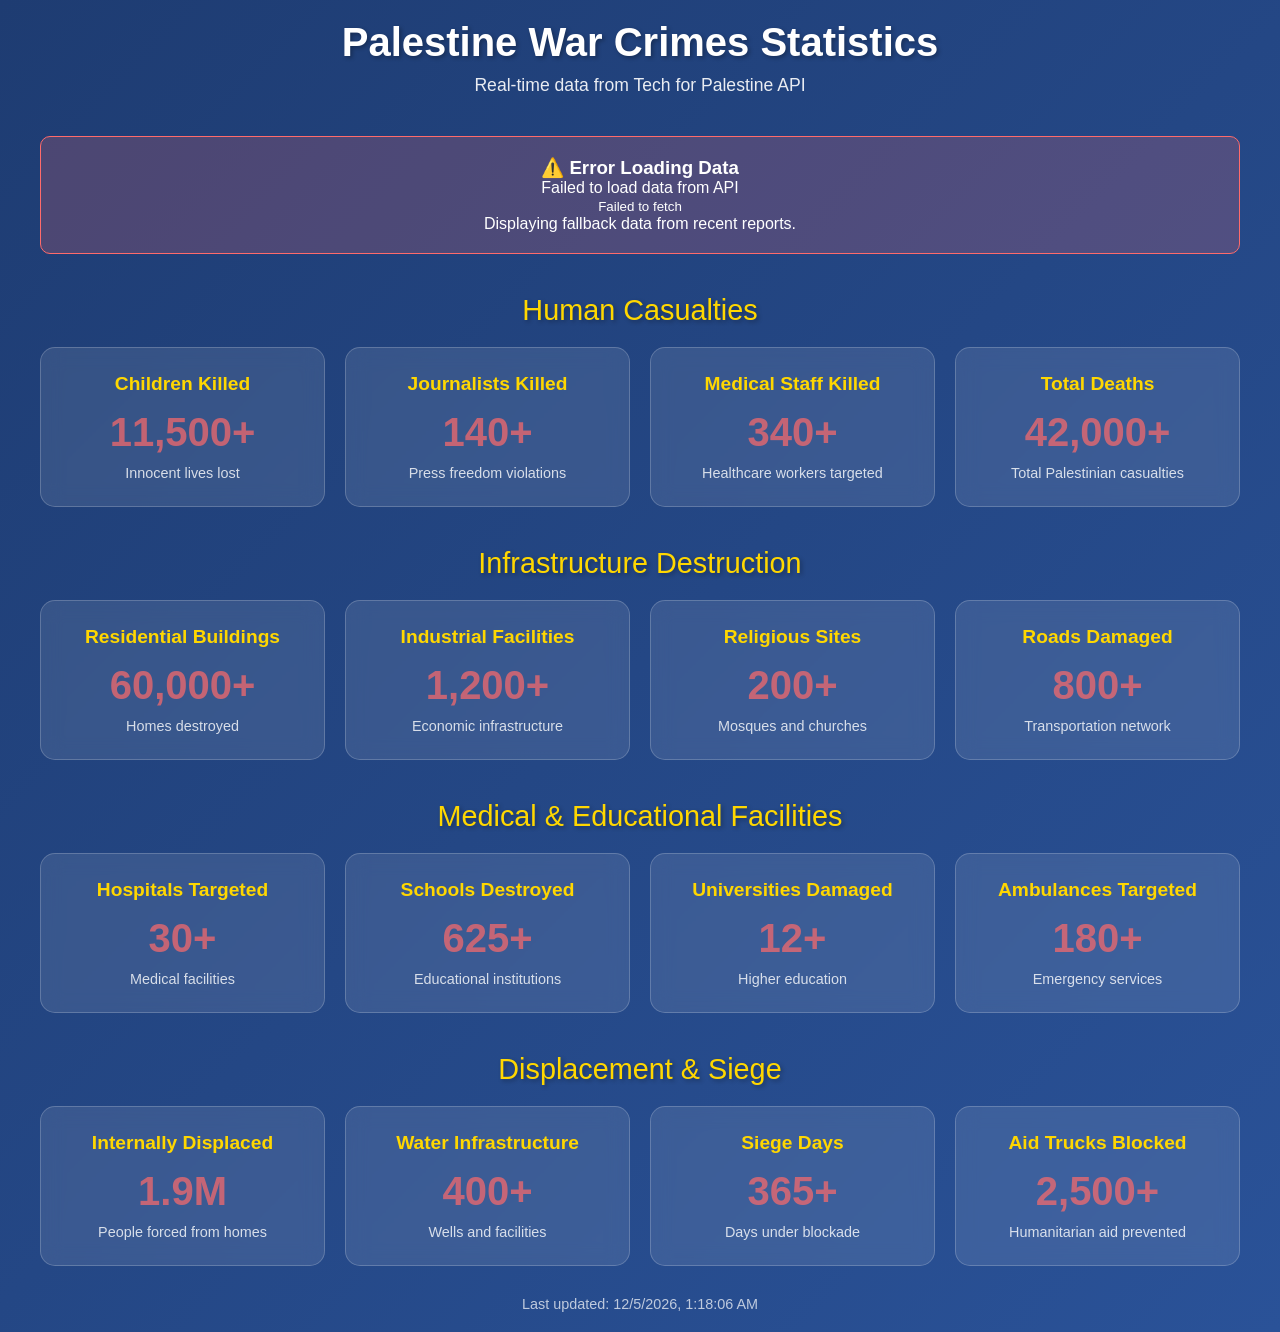
<file: war-crimes-stats.html>
<!DOCTYPE html>
<html lang="en">
<head>
    <meta charset="UTF-8">
    <meta name="viewport" content="width=device-width, initial-scale=1.0">
    <title>War Crimes Statistics - Palestine</title>
    <style>
        * {
            margin: 0;
            padding: 0;
            box-sizing: border-box;
        }

        body {
            font-family: 'Arial', sans-serif;
            background: linear-gradient(135deg, #1e3c72 0%, #2a5298 100%);
            color: #ffffff;
            min-height: 100vh;
            padding: 20px;
        }

        .container {
            max-width: 1200px;
            margin: 0 auto;
        }

        .header {
            text-align: center;
            margin-bottom: 40px;
        }

        .header h1 {
            font-size: 2.5rem;
            margin-bottom: 10px;
            text-shadow: 2px 2px 4px rgba(0,0,0,0.3);
        }

        .header p {
            font-size: 1.1rem;
            opacity: 0.9;
        }

        .stats-grid {
            display: grid;
            grid-template-columns: repeat(auto-fit, minmax(280px, 1fr));
            gap: 20px;
            margin-bottom: 30px;
        }

        .stat-card {
            background: rgba(255, 255, 255, 0.1);
            border-radius: 15px;
            padding: 25px;
            backdrop-filter: blur(10px);
            border: 1px solid rgba(255, 255, 255, 0.2);
            transition: transform 0.3s ease, box-shadow 0.3s ease;
        }

        .stat-card:hover {
            transform: translateY(-5px);
            box-shadow: 0 10px 30px rgba(0,0,0,0.3);
        }

        .stat-card h3 {
            font-size: 1.2rem;
            margin-bottom: 15px;
            color: #ffd700;
            text-align: center;
        }

        .stat-value {
            font-size: 2.5rem;
            font-weight: bold;
            text-align: center;
            margin-bottom: 10px;
            color: #ff6b6b;
        }

        .stat-label {
            text-align: center;
            font-size: 0.9rem;
            opacity: 0.8;
        }

        .section-title {
            font-size: 1.8rem;
            margin: 40px 0 20px 0;
            text-align: center;
            color: #ffd700;
            text-shadow: 2px 2px 4px rgba(0,0,0,0.3);
        }

        .loading {
            text-align: center;
            font-size: 1.2rem;
            margin: 40px 0;
        }

        .error {
            background: rgba(255, 107, 107, 0.2);
            border: 1px solid #ff6b6b;
            border-radius: 10px;
            padding: 20px;
            margin: 20px 0;
            text-align: center;
        }

        .debug-info {
            background: rgba(0, 0, 0, 0.3);
            border-radius: 10px;
            padding: 15px;
            margin: 20px 0;
            font-family: 'Courier New', monospace;
            font-size: 0.9rem;
            max-height: 300px;
            overflow-y: auto;
        }

        .last-updated {
            text-align: center;
            margin-top: 30px;
            opacity: 0.7;
            font-size: 0.9rem;
        }

        @media (max-width: 768px) {
            .stats-grid {
                grid-template-columns: repeat(auto-fit, minmax(250px, 1fr));
                gap: 15px;
            }
            
            .header h1 {
                font-size: 2rem;
            }
            
            .stat-value {
                font-size: 2rem;
            }
        }
    </style>
</head>
<body>
    <div class="container">
        <div class="header">
            <h1>Palestine War Crimes Statistics</h1>
            <p>Real-time data from Tech for Palestine API</p>
        </div>

        <div id="loading" class="loading">
            Loading statistics...
        </div>

        <div id="error-container"></div>
        <div id="debug-container"></div>

        <!-- Row 1: Human Casualties -->
        <div class="section-title">Human Casualties</div>
        <div class="stats-grid" id="casualties-grid">
            <div class="stat-card">
                <h3>Children Killed</h3>
                <div class="stat-value" id="children-killed">N/A</div>
                <div class="stat-label">Innocent lives lost</div>
            </div>
            <div class="stat-card">
                <h3>Journalists Killed</h3>
                <div class="stat-value" id="journalists-killed">N/A</div>
                <div class="stat-label">Press freedom violations</div>
            </div>
            <div class="stat-card">
                <h3>Medical Staff Killed</h3>
                <div class="stat-value" id="medical-staff-killed">N/A</div>
                <div class="stat-label">Healthcare workers targeted</div>
            </div>
            <div class="stat-card">
                <h3>Total Deaths</h3>
                <div class="stat-value" id="total-deaths">N/A</div>
                <div class="stat-label">Total Palestinian casualties</div>
            </div>
        </div>

        <!-- Row 2: Infrastructure Destruction -->
        <div class="section-title">Infrastructure Destruction</div>
        <div class="stats-grid" id="infrastructure-grid">
            <div class="stat-card">
                <h3>Residential Buildings</h3>
                <div class="stat-value" id="residential-destroyed">N/A</div>
                <div class="stat-label">Homes destroyed</div>
            </div>
            <div class="stat-card">
                <h3>Industrial Facilities</h3>
                <div class="stat-value" id="industrial-destroyed">N/A</div>
                <div class="stat-label">Economic infrastructure</div>
            </div>
            <div class="stat-card">
                <h3>Religious Sites</h3>
                <div class="stat-value" id="religious-destroyed">N/A</div>
                <div class="stat-label">Mosques and churches</div>
            </div>
            <div class="stat-card">
                <h3>Roads Damaged</h3>
                <div class="stat-value" id="roads-damaged">N/A</div>
                <div class="stat-label">Transportation network</div>
            </div>
        </div>

        <!-- Row 3: Medical & Educational Facilities -->
        <div class="section-title">Medical & Educational Facilities</div>
        <div class="stats-grid" id="facilities-grid">
            <div class="stat-card">
                <h3>Hospitals Targeted</h3>
                <div class="stat-value" id="hospitals-targeted">N/A</div>
                <div class="stat-label">Medical facilities</div>
            </div>
            <div class="stat-card">
                <h3>Schools Destroyed</h3>
                <div class="stat-value" id="schools-destroyed">N/A</div>
                <div class="stat-label">Educational institutions</div>
            </div>
            <div class="stat-card">
                <h3>Universities Damaged</h3>
                <div class="stat-value" id="universities-damaged">N/A</div>
                <div class="stat-label">Higher education</div>
            </div>
            <div class="stat-card">
                <h3>Ambulances Targeted</h3>
                <div class="stat-value" id="ambulances-targeted">N/A</div>
                <div class="stat-label">Emergency services</div>
            </div>
        </div>

        <!-- Row 4: Displacement & Siege -->
        <div class="section-title">Displacement & Siege</div>
        <div class="stats-grid" id="displacement-grid">
            <div class="stat-card">
                <h3>Internally Displaced</h3>
                <div class="stat-value" id="internally-displaced">N/A</div>
                <div class="stat-label">People forced from homes</div>
            </div>
            <div class="stat-card">
                <h3>Water Infrastructure</h3>
                <div class="stat-value" id="water-infrastructure">N/A</div>
                <div class="stat-label">Wells and facilities</div>
            </div>
            <div class="stat-card">
                <h3>Siege Days</h3>
                <div class="stat-value" id="siege-days">N/A</div>
                <div class="stat-label">Days under blockade</div>
            </div>
            <div class="stat-card">
                <h3>Aid Trucks Blocked</h3>
                <div class="stat-value" id="aid-blocked">N/A</div>
                <div class="stat-label">Humanitarian aid prevented</div>
            </div>
        </div>

        <div class="last-updated" id="last-updated">
            Last updated: Loading...
        </div>
    </div>

    <script>
        // Configuration for data mapping - flexible to handle different API structures
        const dataMapping = {
            // Human Casualties
            'children-killed': [
                'killed.children',
                'casualties.children_killed',
                'deaths.children',
                'killed_children',
                'children_casualties'
            ],
            'journalists-killed': [
                'killed.journalists',
                'casualties.journalists_killed',
                'deaths.journalists',
                'killed_journalists',
                'journalist_casualties'
            ],
            'medical-staff-killed': [
                'killed.medical',
                'casualties.medical_staff_killed',
                'deaths.medical_staff',
                'killed_medical',
                'medical_casualties'
            ],
            'total-deaths': [
                'killed.total',
                'casualties.total_killed',
                'deaths.total',
                'total_killed',
                'total_casualties'
            ],
            
            // Infrastructure Destruction
            'residential-destroyed': [
                'destroyed.residential',
                'infrastructure.residential_destroyed',
                'destruction.residential',
                'residential_units_destroyed',
                'homes_destroyed'
            ],
            'industrial-destroyed': [
                'destroyed.industrial',
                'infrastructure.industrial_destroyed',
                'destruction.industrial',
                'industrial_facilities_destroyed'
            ],
            'religious-destroyed': [
                'destroyed.religious',
                'infrastructure.religious_destroyed',
                'destruction.religious',
                'mosques_destroyed',
                'religious_sites_destroyed'
            ],
            'roads-damaged': [
                'damaged.roads',
                'infrastructure.roads_damaged',
                'destruction.roads',
                'roads_destroyed'
            ],
            
            // Medical & Educational Facilities
            'hospitals-targeted': [
                'targeted.hospitals',
                'facilities.hospitals_targeted',
                'destruction.hospitals',
                'hospitals_attacked'
            ],
            'schools-destroyed': [
                'destroyed.schools',
                'facilities.schools_destroyed',
                'destruction.schools',
                'educational_facilities_destroyed'
            ],
            'universities-damaged': [
                'damaged.universities',
                'facilities.universities_damaged',
                'destruction.universities',
                'universities_destroyed'
            ],
            'ambulances-targeted': [
                'targeted.ambulances',
                'facilities.ambulances_targeted',
                'destruction.ambulances',
                'ambulances_attacked'
            ],
            
            // Displacement & Siege
            'internally-displaced': [
                'displaced.internal',
                'displacement.internally_displaced',
                'displaced_people',
                'internal_displacement'
            ],
            'water-infrastructure': [
                'destroyed.water',
                'infrastructure.water_destroyed',
                'destruction.water',
                'water_wells_destroyed'
            ],
            'siege-days': [
                'siege.days',
                'blockade.days',
                'siege_duration',
                'days_under_siege'
            ],
            'aid-blocked': [
                'blocked.aid',
                'humanitarian.aid_blocked',
                'aid_trucks_blocked',
                'blocked_aid_trucks'
            ]
        };

        // Fallback data in case API fails
        const fallbackData = {
            'children-killed': '11,500+',
            'journalists-killed': '140+',
            'medical-staff-killed': '340+',
            'total-deaths': '42,000+',
            'residential-destroyed': '60,000+',
            'industrial-destroyed': '1,200+',
            'religious-destroyed': '200+',
            'roads-damaged': '800+',
            'hospitals-targeted': '30+',
            'schools-destroyed': '625+',
            'universities-damaged': '12+',
            'ambulances-targeted': '180+',
            'internally-displaced': '1.9M',
            'water-infrastructure': '400+',
            'siege-days': '365+',
            'aid-blocked': '2,500+'
        };

        // Utility function to get nested property safely
        function getNestedProperty(obj, path) {
            return path.split('.').reduce((current, key) => {
                return current && current[key] !== undefined ? current[key] : null;
            }, obj);
        }

        // Function to extract value from API response using multiple possible paths
        function extractValue(data, elementId) {
            const possiblePaths = dataMapping[elementId] || [];
            
            console.log(`Trying to extract value for ${elementId} using paths:`, possiblePaths);
            
            for (const path of possiblePaths) {
                const value = getNestedProperty(data, path);
                if (value !== null && value !== undefined) {
                    console.log(`Found value for ${elementId} at path '${path}':`, value);
                    return value;
                }
            }
            
            console.log(`No value found for ${elementId}, using fallback`);
            return null;
        }

        // Function to format numbers
        function formatNumber(value) {
            if (value === null || value === undefined) return 'N/A';
            
            // If it's already a string with formatting, return as is
            if (typeof value === 'string' && (value.includes('+') || value.includes('M') || value.includes('K'))) {
                return value;
            }
            
            // Convert to number if possible
            const num = parseInt(value);
            if (isNaN(num)) return value.toString();
            
            // Format large numbers
            if (num >= 1000000) {
                return (num / 1000000).toFixed(1) + 'M';
            } else if (num >= 1000) {
                return (num / 1000).toFixed(1) + 'K';
            }
            
            return num.toLocaleString();
        }

        // Function to update statistics display
        function updateStatistics(data) {
            console.log('Updating statistics with data:', data);
            
            Object.keys(dataMapping).forEach(elementId => {
                const element = document.getElementById(elementId);
                if (element) {
                    const value = extractValue(data, elementId);
                    const displayValue = value !== null ? formatNumber(value) : fallbackData[elementId] || 'N/A';
                    element.textContent = displayValue;
                    
                    // Add visual indicator if using fallback data
                    if (value === null && fallbackData[elementId]) {
                        element.style.opacity = '0.7';
                        element.title = 'Using fallback data - API value not found';
                    }
                }
            });
            
            // Update last updated time
            const lastUpdated = document.getElementById('last-updated');
            lastUpdated.textContent = `Last updated: ${new Date().toLocaleString()}`;
        }

        // Function to show error message
        function showError(message, details = null) {
            const errorContainer = document.getElementById('error-container');
            errorContainer.innerHTML = `
                <div class="error">
                    <h3>⚠️ Error Loading Data</h3>
                    <p>${message}</p>
                    ${details ? `<p><small>${details}</small></p>` : ''}
                    <p>Displaying fallback data from recent reports.</p>
                </div>
            `;
        }

        // Function to show debug information
        function showDebugInfo(data) {
            const debugContainer = document.getElementById('debug-container');
            debugContainer.innerHTML = `
                <div class="debug-info">
                    <h4>🔍 API Response Debug Information</h4>
                    <p><strong>Response Type:</strong> ${typeof data}</p>
                    <p><strong>Keys Available:</strong> ${Object.keys(data).join(', ')}</p>
                    <pre>${JSON.stringify(data, null, 2).substring(0, 1000)}${JSON.stringify(data, null, 2).length > 1000 ? '...' : ''}</pre>
                </div>
            `;
        }

        // Main function to fetch and display data
        async function fetchWarCrimesData() {
            const apiUrl = 'https://data.techforpalestine.org/api/v3/summary.min.json';
            
            console.log('🔄 Fetching data from:', apiUrl);
            
            try {
                // Add CORS headers if needed
                const response = await fetch(apiUrl, {
                    method: 'GET',
                    headers: {
                        'Accept': 'application/json',
                        'Content-Type': 'application/json'
                    }
                });

                console.log('📡 Response status:', response.status);
                console.log('📡 Response headers:', [...response.headers.entries()]);

                if (!response.ok) {
                    throw new Error(`HTTP error! status: ${response.status}`);
                }

                const data = await response.json();
                console.log('✅ API response received:', data);
                console.log('📊 Data structure analysis:');
                console.log('- Type:', typeof data);
                console.log('- Keys:', Object.keys(data));
                console.log('- Sample data:', JSON.stringify(data).substring(0, 500));

                // Show debug information in UI
                showDebugInfo(data);

                // Hide loading indicator
                document.getElementById('loading').style.display = 'none';

                // Update statistics
                updateStatistics(data);

            } catch (error) {
                console.error('❌ Error fetching data:', error);
                
                // Hide loading indicator
                document.getElementById('loading').style.display = 'none';
                
                // Show error message
                showError('Failed to load data from API', error.message);
                
                // Use fallback data
                console.log('🔄 Using fallback data');
                updateStatistics({});
            }
        }

        // Initialize page
        document.addEventListener('DOMContentLoaded', function() {
            console.log('🚀 Page loaded, initializing war crimes statistics');
            fetchWarCrimesData();
            
            // Refresh data every 5 minutes
            setInterval(fetchWarCrimesData, 5 * 60 * 1000);
        });

        // Add error handler for unhandled promise rejections
        window.addEventListener('unhandledrejection', function(event) {
            console.error('Unhandled promise rejection:', event.reason);
        });
    </script>
</body>
</html>
</file>
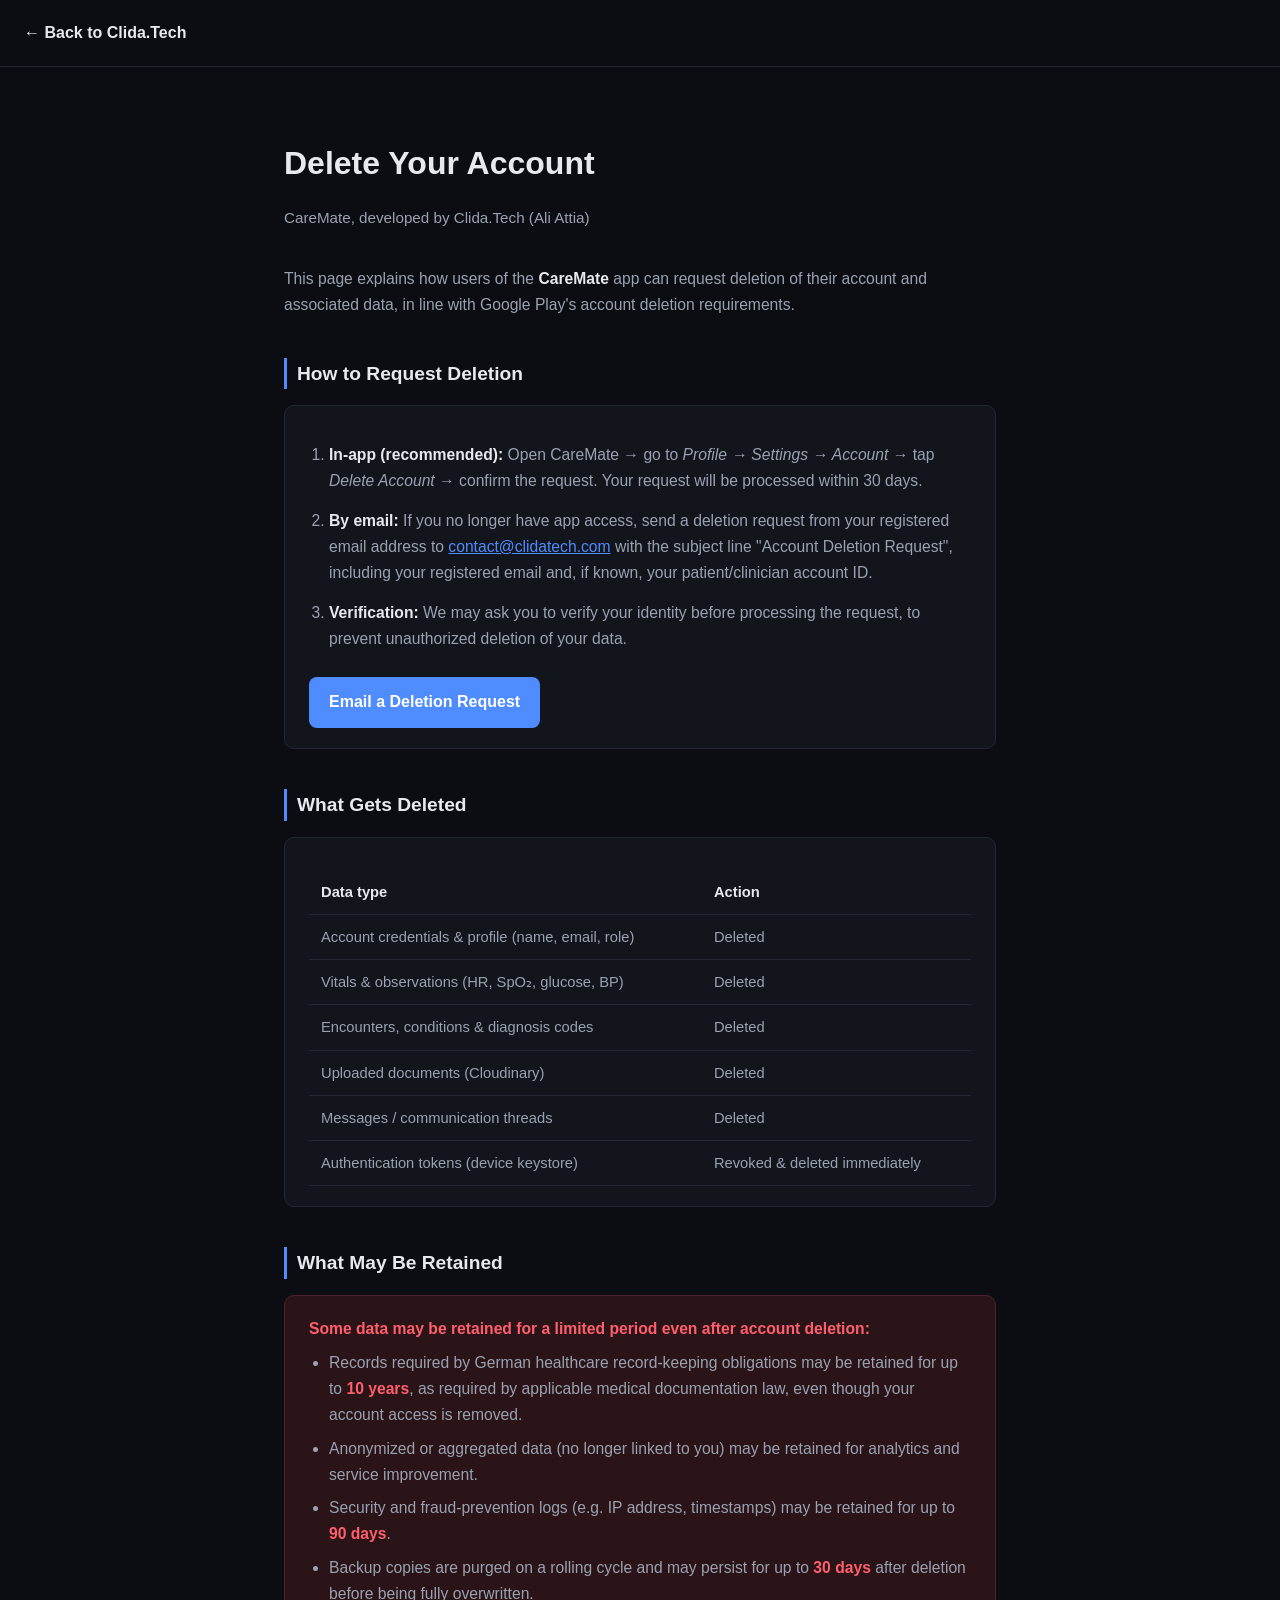
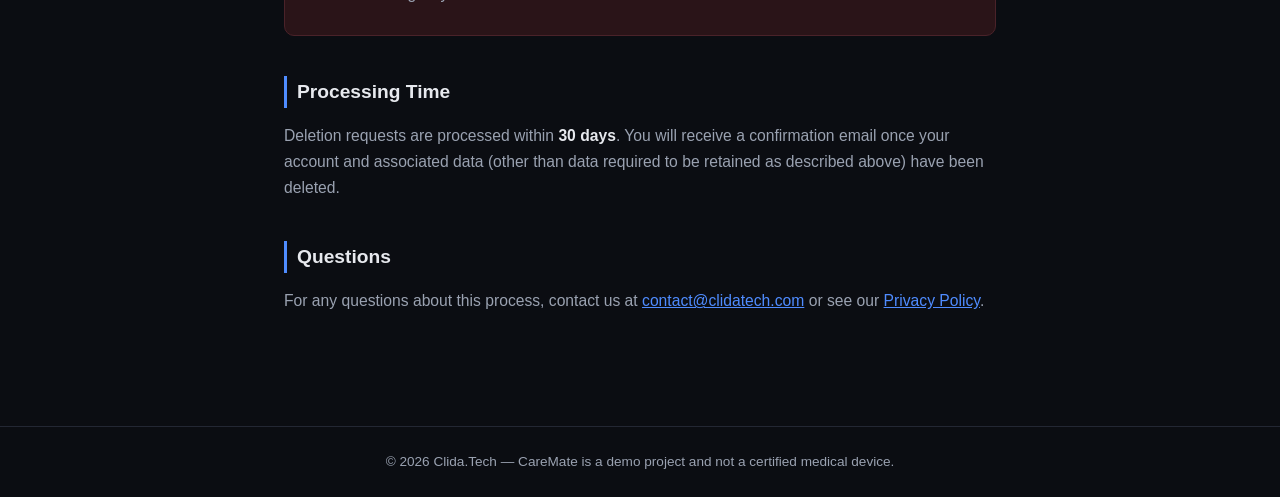
<file: Morafek/delete-account.html>
<!DOCTYPE html>
<html lang="en">
<head>
<meta charset="UTF-8">
<meta name="viewport" content="width=device-width, initial-scale=1.0">
<title>Delete Account — CareMate | Clida.Tech</title>
<style>
  :root{
    --bg:#0b0d12;
    --bg-alt:#12151c;
    --border:#232733;
    --text:#e7e9ee;
    --muted:#9aa2b1;
    --accent:#4f8cff;
    --danger:#ff5f6d;
    --danger-bg:#2a1418;
    --danger-border:#4a2229;
  }
  *{box-sizing:border-box;}
  body{
    margin:0;
    background:var(--bg);
    color:var(--text);
    font-family:-apple-system,BlinkMacSystemFont,"Segoe UI",Roboto,Helvetica,Arial,sans-serif;
    line-height:1.65;
  }
  header{
    border-bottom:1px solid var(--border);
    padding:20px 24px;
  }
  header a{
    color:var(--text);
    text-decoration:none;
    font-weight:600;
  }
  main{
    max-width:760px;
    margin:0 auto;
    padding:48px 24px 96px;
  }
  h1{
    font-size:2rem;
    margin-bottom:4px;
  }
  .sub{
    color:var(--muted);
    font-size:0.95rem;
    margin-bottom:36px;
  }
  h2{
    font-size:1.2rem;
    margin-top:40px;
    margin-bottom:12px;
    color:var(--text);
    border-left:3px solid var(--accent);
    padding-left:10px;
  }
  p, li{
    color:var(--muted);
    font-size:0.98rem;
  }
  ul, ol{
    padding-left:20px;
  }
  li{
    margin-bottom:8px;
  }
  strong{
    color:var(--text);
  }
  a{
    color:var(--accent);
  }
  .box{
    background:var(--bg-alt);
    border:1px solid var(--border);
    border-radius:10px;
    padding:20px 24px;
    margin-top:16px;
  }
  .danger-box{
    background:var(--danger-bg);
    border:1px solid var(--danger-border);
    border-radius:10px;
    padding:20px 24px;
    margin-top:16px;
  }
  .danger-box strong{
    color:var(--danger);
  }
  .steps li{
    margin-bottom:14px;
  }
  .cta{
    display:inline-block;
    margin-top:10px;
    background:var(--accent);
    color:#fff;
    text-decoration:none;
    font-weight:600;
    padding:12px 20px;
    border-radius:8px;
  }
  table{
    width:100%;
    border-collapse:collapse;
    margin-top:12px;
  }
  th, td{
    text-align:left;
    padding:10px 12px;
    border-bottom:1px solid var(--border);
    font-size:0.92rem;
    color:var(--muted);
  }
  th{
    color:var(--text);
  }
  footer{
    border-top:1px solid var(--border);
    padding:24px;
    text-align:center;
    color:var(--muted);
    font-size:0.85rem;
  }
</style>
</head>
<body>

<header>
  <a href="https://clidatech.com/index.html">← Back to Clida.Tech</a>
</header>

<main>
  <h1>Delete Your Account</h1>
  <p class="sub">CareMate, developed by Clida.Tech (Ali Attia)</p>

  <p>
    This page explains how users of the <strong>CareMate</strong> app can request
    deletion of their account and associated data, in line with Google Play's
    account deletion requirements.
  </p>

  <h2>How to Request Deletion</h2>
  <div class="box">
    <ol class="steps">
      <li><strong>In‑app (recommended):</strong> Open CareMate → go to <em>Profile → Settings → Account</em> → tap <em>Delete Account</em> → confirm the request. Your request will be processed within 30 days.</li>
      <li><strong>By email:</strong> If you no longer have app access, send a deletion request from your registered email address to
        <a href="mailto:contact@clidatech.com">contact@clidatech.com</a> with the subject line "Account Deletion Request", including your registered email and, if known, your patient/clinician account ID.
      </li>
      <li><strong>Verification:</strong> We may ask you to verify your identity before processing the request, to prevent unauthorized deletion of your data.</li>
    </ol>
    <a class="cta" href="mailto:contact@clidatech.com?subject=Account%20Deletion%20Request">Email a Deletion Request</a>
  </div>

  <h2>What Gets Deleted</h2>
  <div class="box">
    <table>
      <tr><th>Data type</th><th>Action</th></tr>
      <tr><td>Account credentials &amp; profile (name, email, role)</td><td>Deleted</td></tr>
      <tr><td>Vitals &amp; observations (HR, SpO₂, glucose, BP)</td><td>Deleted</td></tr>
      <tr><td>Encounters, conditions &amp; diagnosis codes</td><td>Deleted</td></tr>
      <tr><td>Uploaded documents (Cloudinary)</td><td>Deleted</td></tr>
      <tr><td>Messages / communication threads</td><td>Deleted</td></tr>
      <tr><td>Authentication tokens (device keystore)</td><td>Revoked &amp; deleted immediately</td></tr>
    </table>
  </div>

  <h2>What May Be Retained</h2>
  <div class="danger-box">
    <p style="margin:0 0 8px 0;"><strong>Some data may be retained for a limited period even after account deletion:</strong></p>
    <ul style="margin:0;">
      <li>Records required by German healthcare record‑keeping obligations may be retained for up to <strong>10 years</strong>, as required by applicable medical documentation law, even though your account access is removed.</li>
      <li>Anonymized or aggregated data (no longer linked to you) may be retained for analytics and service improvement.</li>
      <li>Security and fraud‑prevention logs (e.g. IP address, timestamps) may be retained for up to <strong>90 days</strong>.</li>
      <li>Backup copies are purged on a rolling cycle and may persist for up to <strong>30 days</strong> after deletion before being fully overwritten.</li>
    </ul>
  </div>

  <h2>Processing Time</h2>
  <p>
    Deletion requests are processed within <strong>30 days</strong>. You will
    receive a confirmation email once your account and associated data (other
    than data required to be retained as described above) have been deleted.
  </p>

  <h2>Questions</h2>
  <p>
    For any questions about this process, contact us at
    <a href="mailto:contact@clidatech.com">contact@clidatech.com</a> or see our
    <a href="privacy-policy.html">Privacy Policy</a>.
  </p>
</main>

<footer>
  © 2026 Clida.Tech — CareMate is a demo project and not a certified medical device.
</footer>

</body>
</html>
</file>
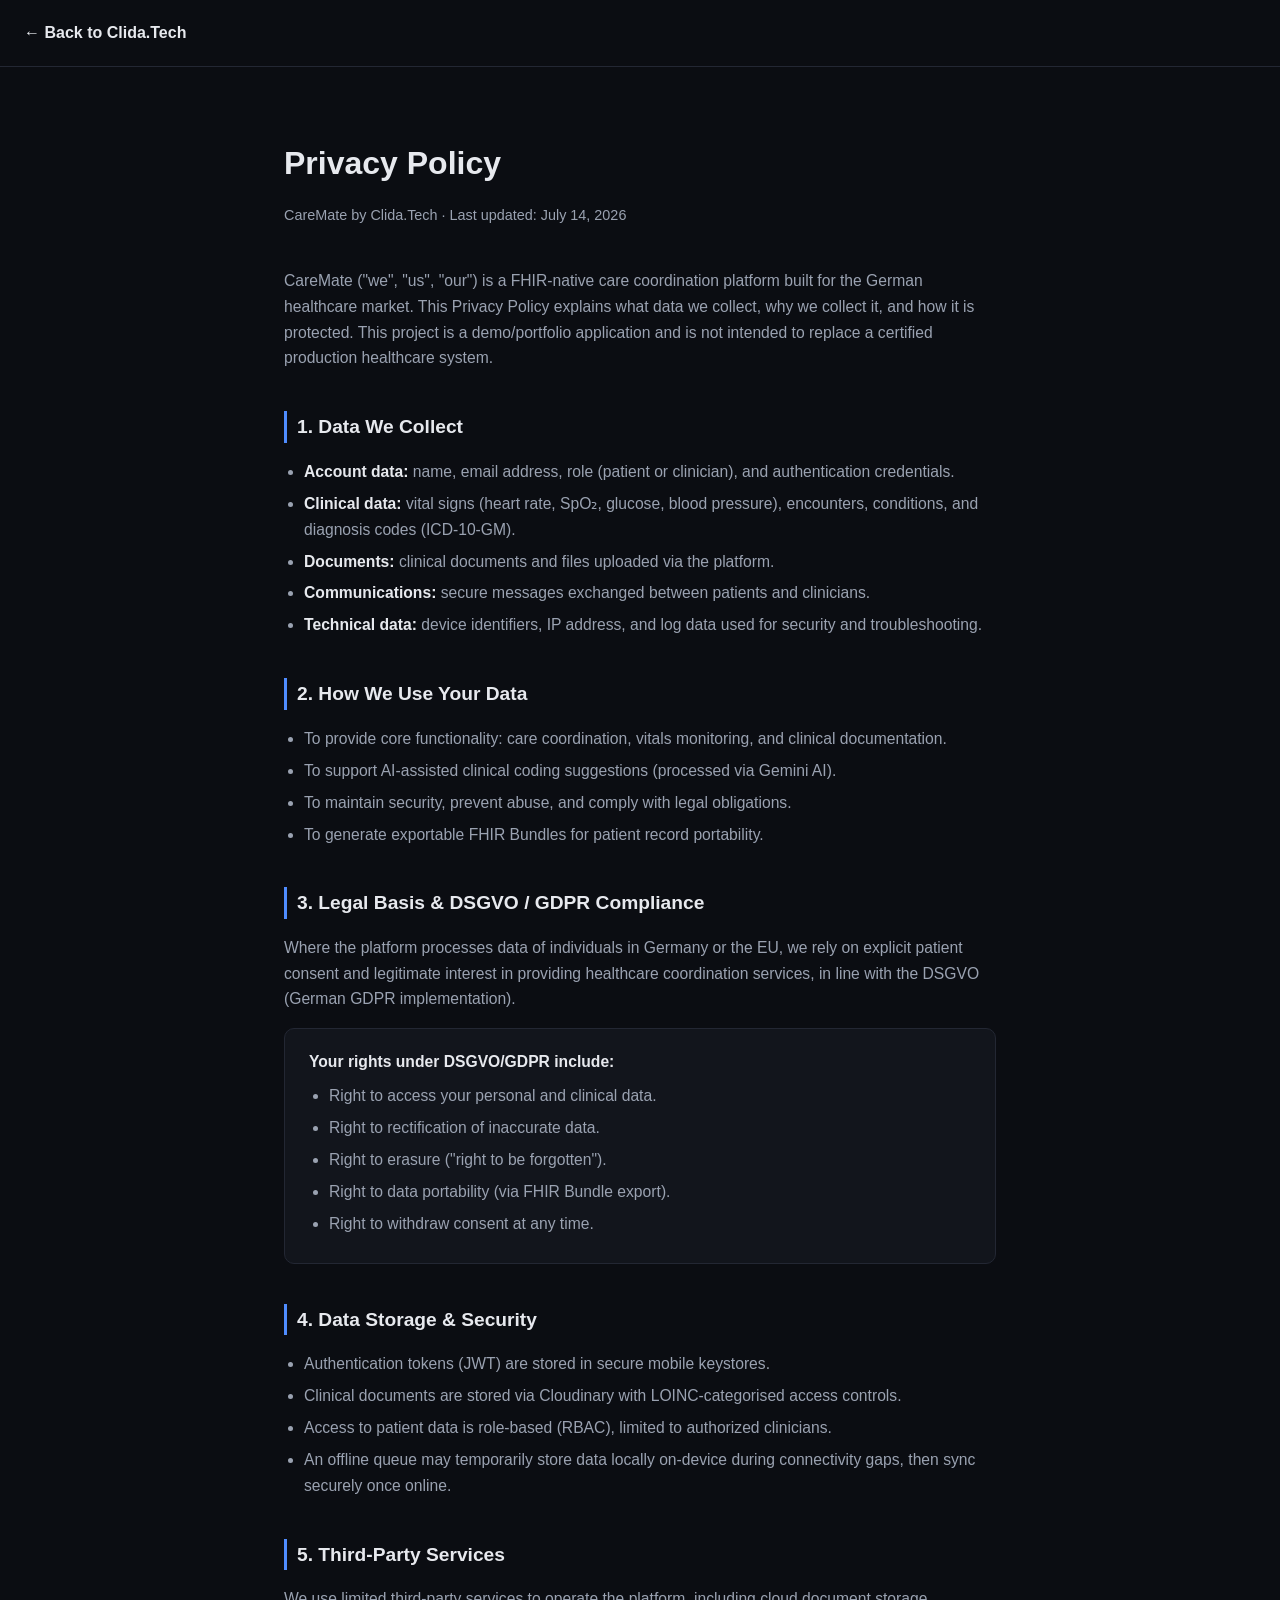
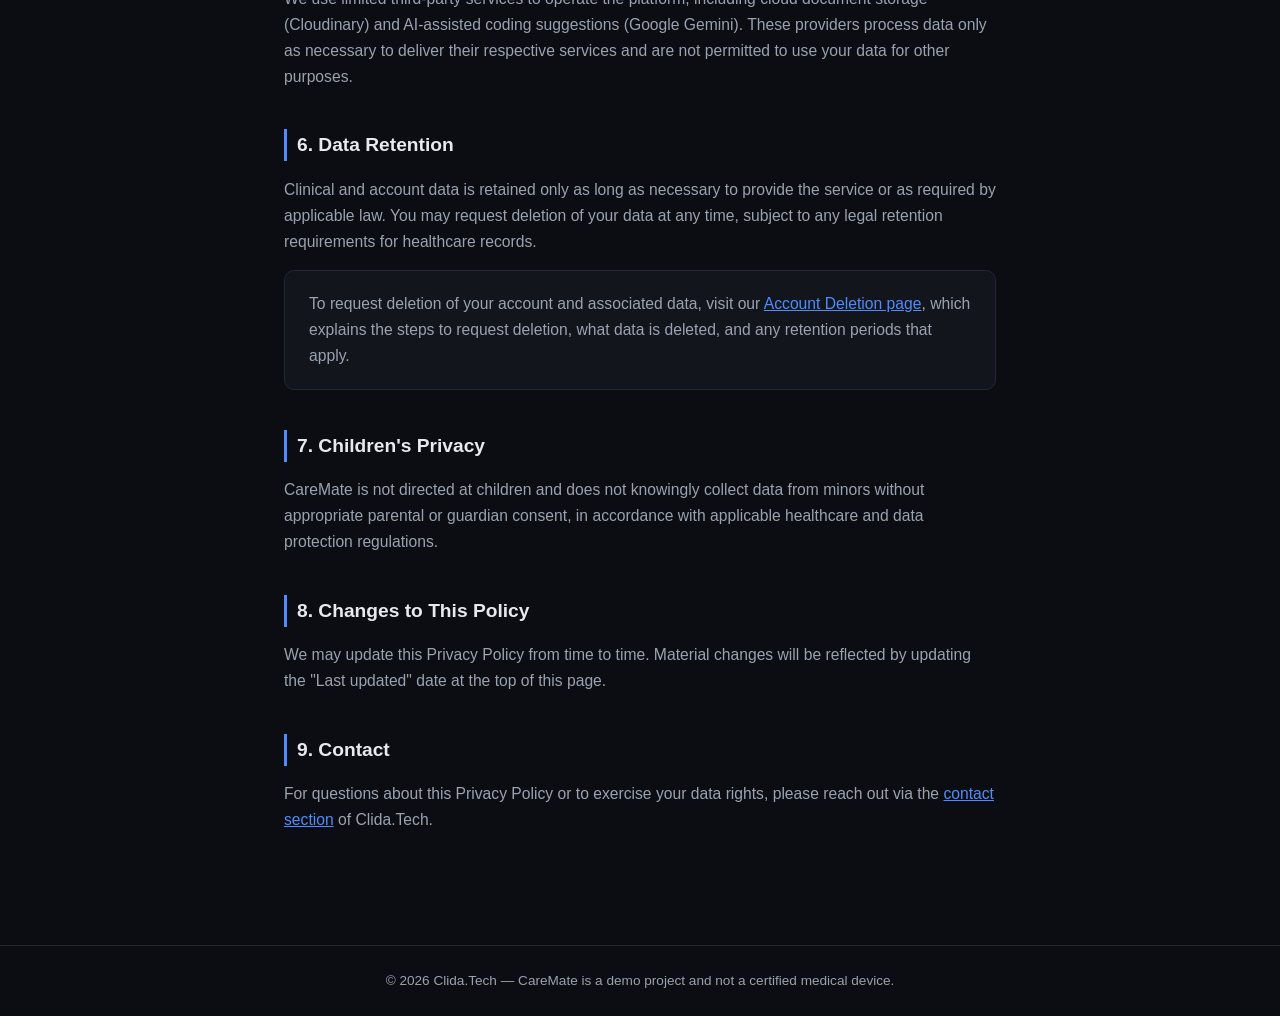
<file: Morafek/privacy-policy.html>
<!DOCTYPE html>
<html lang="en">
<head>
<meta charset="UTF-8">
<meta name="viewport" content="width=device-width, initial-scale=1.0">
<title>Privacy Policy — CareMate | Clida.Tech</title>
<style>
  :root{
    --bg:#0b0d12;
    --bg-alt:#12151c;
    --border:#232733;
    --text:#e7e9ee;
    --muted:#9aa2b1;
    --accent:#4f8cff;
  }
  *{box-sizing:border-box;}
  body{
    margin:0;
    background:var(--bg);
    color:var(--text);
    font-family:-apple-system,BlinkMacSystemFont,"Segoe UI",Roboto,Helvetica,Arial,sans-serif;
    line-height:1.65;
  }
  header{
    border-bottom:1px solid var(--border);
    padding:20px 24px;
  }
  header a{
    color:var(--text);
    text-decoration:none;
    font-weight:600;
  }
  main{
    max-width:760px;
    margin:0 auto;
    padding:48px 24px 96px;
  }
  h1{
    font-size:2rem;
    margin-bottom:4px;
  }
  .updated{
    color:var(--muted);
    font-size:0.9rem;
    margin-bottom:40px;
  }
  h2{
    font-size:1.2rem;
    margin-top:40px;
    margin-bottom:12px;
    color:var(--text);
    border-left:3px solid var(--accent);
    padding-left:10px;
  }
  p, li{
    color:var(--muted);
    font-size:0.98rem;
  }
  ul{
    padding-left:20px;
  }
  li{
    margin-bottom:6px;
  }
  strong{
    color:var(--text);
  }
  a{
    color:var(--accent);
  }
  .box{
    background:var(--bg-alt);
    border:1px solid var(--border);
    border-radius:10px;
    padding:20px 24px;
    margin-top:16px;
  }
  footer{
    border-top:1px solid var(--border);
    padding:24px;
    text-align:center;
    color:var(--muted);
    font-size:0.85rem;
  }
</style>
</head>
<body>

<header>
  <a href="https://clidatech.com/index.html">← Back to Clida.Tech</a>
</header>

<main>
  <h1>Privacy Policy</h1>
  <p class="updated">CareMate by Clida.Tech · Last updated: July 14, 2026</p>

  <p>
    CareMate ("we", "us", "our") is a FHIR‑native care coordination platform built
    for the German healthcare market. This Privacy Policy explains what data we
    collect, why we collect it, and how it is protected. This project is a
    demo/portfolio application and is not intended to replace a certified
    production healthcare system.
  </p>

  <h2>1. Data We Collect</h2>
  <ul>
    <li><strong>Account data:</strong> name, email address, role (patient or clinician), and authentication credentials.</li>
    <li><strong>Clinical data:</strong> vital signs (heart rate, SpO₂, glucose, blood pressure), encounters, conditions, and diagnosis codes (ICD‑10‑GM).</li>
    <li><strong>Documents:</strong> clinical documents and files uploaded via the platform.</li>
    <li><strong>Communications:</strong> secure messages exchanged between patients and clinicians.</li>
    <li><strong>Technical data:</strong> device identifiers, IP address, and log data used for security and troubleshooting.</li>
  </ul>

  <h2>2. How We Use Your Data</h2>
  <ul>
    <li>To provide core functionality: care coordination, vitals monitoring, and clinical documentation.</li>
    <li>To support AI‑assisted clinical coding suggestions (processed via Gemini AI).</li>
    <li>To maintain security, prevent abuse, and comply with legal obligations.</li>
    <li>To generate exportable FHIR Bundles for patient record portability.</li>
  </ul>

  <h2>3. Legal Basis &amp; DSGVO / GDPR Compliance</h2>
  <p>
    Where the platform processes data of individuals in Germany or the EU, we rely on
    explicit patient consent and legitimate interest in providing healthcare
    coordination services, in line with the DSGVO (German GDPR implementation).
  </p>
  <div class="box">
    <p style="margin:0 0 8px 0;"><strong>Your rights under DSGVO/GDPR include:</strong></p>
    <ul style="margin:0;">
      <li>Right to access your personal and clinical data.</li>
      <li>Right to rectification of inaccurate data.</li>
      <li>Right to erasure ("right to be forgotten").</li>
      <li>Right to data portability (via FHIR Bundle export).</li>
      <li>Right to withdraw consent at any time.</li>
    </ul>
  </div>

  <h2>4. Data Storage &amp; Security</h2>
  <ul>
    <li>Authentication tokens (JWT) are stored in secure mobile keystores.</li>
    <li>Clinical documents are stored via Cloudinary with LOINC‑categorised access controls.</li>
    <li>Access to patient data is role‑based (RBAC), limited to authorized clinicians.</li>
    <li>An offline queue may temporarily store data locally on‑device during connectivity gaps, then sync securely once online.</li>
  </ul>

  <h2>5. Third‑Party Services</h2>
  <p>
    We use limited third‑party services to operate the platform, including cloud
    document storage (Cloudinary) and AI‑assisted coding suggestions (Google
    Gemini). These providers process data only as necessary to deliver their
    respective services and are not permitted to use your data for other purposes.
  </p>

  <h2>6. Data Retention</h2>
  <p>
    Clinical and account data is retained only as long as necessary to provide the
    service or as required by applicable law. You may request deletion of your
    data at any time, subject to any legal retention requirements for healthcare
    records.
  </p>
  <div class="box">
    <p style="margin:0;">
      To request deletion of your account and associated data, visit our
      <a href="delete-account.html">Account Deletion page</a>,
      which explains the steps to request deletion, what data is deleted, and
      any retention periods that apply.
    </p>
  </div>

  <h2>7. Children's Privacy</h2>
  <p>
    CareMate is not directed at children and does not knowingly collect data from
    minors without appropriate parental or guardian consent, in accordance with
    applicable healthcare and data protection regulations.
  </p>

  <h2>8. Changes to This Policy</h2>
  <p>
    We may update this Privacy Policy from time to time. Material changes will be
    reflected by updating the "Last updated" date at the top of this page.
  </p>

  <h2>9. Contact</h2>
  <p>
    For questions about this Privacy Policy or to exercise your data rights,
    please reach out via the
    <a href="https://clidatech.com/index.html#contact">contact section</a> of
    Clida.Tech.
  </p>
</main>

<footer>
  © 2026 Clida.Tech — CareMate is a demo project and not a certified medical device.
</footer>

</body>
</html>
</file>
<file: style.css>
/* ===========================
   ALI ATTIA — PORTFOLIO STYLES
   =========================== */

@import url('https://fonts.googleapis.com/css2?family=Bricolage+Grotesque:opsz,wght@12..96,300;12..96,400;12..96,500;12..96,700;12..96,800&family=Crimson+Pro:ital,wght@0,300;0,400;0,600;1,300;1,400&family=JetBrains+Mono:wght@400;500;700&display=swap');

/* ── Variables ──────────────────────────────────────── */
:root {
  --bg:         #f7f9fc;
  --bg-2:       #ffffff;
  --bg-3:       #edf1f7;
  --border:     #d4dde9;
  --border-2:   #b0c1d4;
  --teal:       #00897b;
  --teal-dim:   #006b60;
  --blue:       #2563eb;
  --amber:      #d97706;
  --red:        #dc2626;
  --text:       #1d3044;
  --text-2:     #4a6a84;
  --text-3:     #8aa8c0;
  --white:      #1d3044;
  --font-head:  'Bricolage Grotesque', sans-serif;
  --font-body:  'Crimson Pro', serif;
  --font-mono:  'JetBrains Mono', monospace;
  --radius:     6px;
  --glow:       0 0 30px rgba(0, 137, 123, 0.15);
  --glow-blue:  0 0 30px rgba(37, 99, 235, 0.15);
}

/* ── Reset & Base ──────────────────────────────────── */
*, *::before, *::after { box-sizing: border-box; margin: 0; padding: 0; }

html { scroll-behavior: smooth; }

body {
  background: var(--bg);
  color: var(--text);
  font-family: var(--font-body);
  font-size: 18px;
  line-height: 1.7;
  min-height: 100vh;
  overflow-x: hidden;
}

a { color: var(--teal); text-decoration: none; transition: color .2s; }
a:hover { color: var(--white); }

img { max-width: 100%; display: block; }

/* ── Grid Background ───────────────────────────────── */
body::before {
  content: '';
  position: fixed;
  inset: 0;
  background-image:
    linear-gradient(rgba(0,137,123,.05) 1px, transparent 1px),
    linear-gradient(90deg, rgba(0,137,123,.05) 1px, transparent 1px);
  background-size: 60px 60px;
  pointer-events: none;
  z-index: 0;
}

/* ── Layout ────────────────────────────────────────── */
.container {
  max-width: 1100px;
  margin: 0 auto;
  padding: 0 2rem;
  position: relative;
  z-index: 1;
}

section { padding: 5rem 0; }

/* ── NAV ───────────────────────────────────────────── */
nav {
  position: fixed;
  top: 0; left: 0; right: 0;
  z-index: 100;
  background: rgba(247, 249, 252, .92);
  backdrop-filter: blur(16px);
  border-bottom: 1px solid var(--border);
}

.nav-inner {
  max-width: 1100px;
  margin: 0 auto;
  padding: 0 2rem;
  height: 64px;
  display: flex;
  align-items: center;
  justify-content: space-between;
}

.nav-logo {
  font-family: var(--font-head);
  font-weight: 800;
  font-size: 1.15rem;
  color: var(--white);
  letter-spacing: -.02em;
}

.nav-logo span { color: var(--teal); }

.nav-links {
  display: flex;
  gap: 2rem;
  list-style: none;
}

.nav-links a {
  font-family: var(--font-mono);
  font-size: .75rem;
  color: var(--text-2);
  letter-spacing: .08em;
  text-transform: uppercase;
  transition: color .2s;
}

.nav-links a:hover { color: var(--teal); }

/* ── Utility Classes ───────────────────────────────── */
.tag {
  display: inline-flex;
  align-items: center;
  gap: .35rem;
  font-family: var(--font-mono);
  font-size: .7rem;
  font-weight: 700;
  letter-spacing: .08em;
  text-transform: uppercase;
  padding: .25rem .7rem;
  border-radius: 99px;
  background: rgba(0,137,123,.1);
  border: 1px solid rgba(0,137,123,.3);
  color: var(--teal);
}

.tag.blue {
  background: rgba(37,99,235,.1);
  border-color: rgba(37,99,235,.3);
  color: var(--blue);
}

.tag.amber {
  background: rgba(217,119,6,.1);
  border-color: rgba(217,119,6,.3);
  color: var(--amber);
}

.label {
  font-family: var(--font-mono);
  font-size: .7rem;
  font-weight: 700;
  letter-spacing: .12em;
  text-transform: uppercase;
  color: var(--teal);
  display: flex;
  align-items: center;
  gap: .5rem;
}

.label::before {
  content: '';
  display: inline-block;
  width: 20px;
  height: 1px;
  background: var(--teal);
}

h1, h2, h3, h4 {
  font-family: var(--font-head);
  font-weight: 800;
  line-height: 1.1;
  color: var(--white);
  letter-spacing: -.02em;
}

.card {
  background: var(--bg-2);
  border: 1px solid var(--border);
  border-radius: 12px;
  padding: 2rem;
  transition: border-color .3s, transform .3s, box-shadow .3s;
}

.card:hover {
  border-color: var(--border-2);
  transform: translateY(-4px);
  box-shadow: var(--glow);
}

.divider {
  width: 100%;
  height: 1px;
  background: linear-gradient(90deg, transparent, var(--border), transparent);
  margin: 2rem 0;
}

/* ── Buttons ───────────────────────────────────────── */
.btn {
  display: inline-flex;
  align-items: center;
  gap: .5rem;
  padding: .75rem 1.75rem;
  border-radius: var(--radius);
  font-family: var(--font-mono);
  font-size: .8rem;
  font-weight: 700;
  letter-spacing: .06em;
  text-transform: uppercase;
  cursor: pointer;
  border: none;
  transition: all .25s;
}

.btn-primary {
  background: var(--teal);
  color: #ffffff;
}

.btn-primary:hover {
  background: #00a896;
  color: #ffffff;
  box-shadow: 0 0 20px rgba(0,137,123,.35);
  transform: translateY(-2px);
}

.btn-outline {
  background: transparent;
  color: var(--teal);
  border: 1px solid var(--teal);
}

.btn-outline:hover {
  background: rgba(0,137,123,.08);
  color: var(--teal);
  box-shadow: 0 0 20px rgba(0,137,123,.2);
  transform: translateY(-2px);
}

.btn-ghost {
  background: transparent;
  color: var(--text-2);
  border: 1px solid var(--border);
}

.btn-ghost:hover {
  background: var(--bg-3);
  color: var(--text);
  border-color: var(--border-2);
  transform: translateY(-2px);
}

/* ── Skill Chips ───────────────────────────────────── */
.chips {
  display: flex;
  flex-wrap: wrap;
  gap: .5rem;
}

.chip {
  font-family: var(--font-mono);
  font-size: .7rem;
  padding: .3rem .7rem;
  border-radius: var(--radius);
  background: var(--bg-3);
  border: 1px solid var(--border);
  color: var(--text-2);
  transition: all .2s;
}

.chip:hover {
  border-color: var(--teal);
  color: var(--teal);
}

/* ── Image Placeholder ─────────────────────────────── */
.img-placeholder {
  width: 100%;
  aspect-ratio: 16/9;
  background: var(--bg-3);
  border: 2px dashed var(--border-2);
  border-radius: 10px;
  display: flex;
  flex-direction: column;
  align-items: center;
  justify-content: center;
  gap: .75rem;
  color: var(--text-3);
  font-family: var(--font-mono);
  font-size: .75rem;
  text-align: center;
  padding: 1.5rem;
  position: relative;
  overflow: hidden;
}

.img-placeholder::before {
  content: '';
  position: absolute;
  inset: 0;
  background: linear-gradient(135deg, rgba(0,137,123,.04), rgba(37,99,235,.04));
}

.img-placeholder svg {
  width: 36px;
  height: 36px;
  opacity: .3;
  flex-shrink: 0;
}

.img-placeholder p {
  position: relative;
  z-index: 1;
}

/* ── Project Screenshots ──────────────────────────── */
.proj-screenshot {
  width: 100%;
  display: block;
  border-radius: 10px;
  border: 1px solid var(--border);
  object-fit: cover;
}

/* ── Stat Block ────────────────────────────────────── */
.stat-grid {
  display: grid;
  grid-template-columns: repeat(auto-fit, minmax(160px, 1fr));
  gap: 1.5rem;
}

.stat-block {
  text-align: center;
  padding: 1.5rem 1rem;
  background: var(--bg-2);
  border: 1px solid var(--border);
  border-radius: 10px;
}

.stat-num {
  font-family: var(--font-head);
  font-size: 2.2rem;
  font-weight: 800;
  color: var(--teal);
  display: block;
  line-height: 1;
  margin-bottom: .5rem;
}

.stat-label {
  font-family: var(--font-mono);
  font-size: .7rem;
  color: var(--text-3);
  letter-spacing: .08em;
  text-transform: uppercase;
}

/* ── Feature Grid ──────────────────────────────────── */
.feature-grid {
  display: grid;
  grid-template-columns: repeat(auto-fit, minmax(280px, 1fr));
  gap: 1.5rem;
}

.feature-card {
  background: var(--bg-2);
  border: 1px solid var(--border);
  border-radius: 10px;
  padding: 1.75rem;
  transition: all .3s;
}

.feature-card:hover {
  border-color: var(--teal-dim);
  box-shadow: var(--glow);
}

.feature-icon {
  width: 44px;
  height: 44px;
  background: rgba(0,137,123,.1);
  border: 1px solid rgba(0,137,123,.25);
  border-radius: 10px;
  display: flex;
  align-items: center;
  justify-content: center;
  margin-bottom: 1rem;
  font-size: 1.2rem;
}

.feature-card h4 {
  font-size: 1rem;
  font-weight: 700;
  margin-bottom: .5rem;
  color: var(--white);
}

.feature-card p {
  font-size: .95rem;
  color: var(--text-2);
  line-height: 1.6;
}

/* ── Two-col layout ────────────────────────────────── */
.two-col {
  display: grid;
  grid-template-columns: 1fr 1fr;
  gap: 3rem;
  align-items: center;
}

.two-col.reverse { direction: rtl; }
.two-col.reverse > * { direction: ltr; }

/* ── Footer ────────────────────────────────────────── */
footer {
  border-top: 1px solid var(--border);
  padding: 2.5rem 0;
  text-align: center;
}

footer p {
  font-family: var(--font-mono);
  font-size: .75rem;
  color: var(--text-3);
}

/* ── Back link ─────────────────────────────────────── */
.back-link {
  display: inline-flex;
  align-items: center;
  gap: .5rem;
  font-family: var(--font-mono);
  font-size: .75rem;
  color: var(--text-2);
  text-transform: uppercase;
  letter-spacing: .08em;
  transition: color .2s;
  margin-bottom: 3rem;
}

.back-link:hover { color: var(--teal); }

/* ── Project hero ──────────────────────────────────── */
.proj-hero {
  padding: 10rem 0 5rem;
}

.proj-hero .label { margin-bottom: 1.5rem; }

.proj-hero h1 {
  font-size: clamp(2.5rem, 6vw, 4.5rem);
  margin-bottom: 1.25rem;
}

.proj-hero p.lead {
  font-size: 1.2rem;
  color: var(--text-2);
  max-width: 600px;
  margin-bottom: 2rem;
}

.proj-links {
  display: flex;
  flex-wrap: wrap;
  gap: 1rem;
  margin-bottom: 2.5rem;
}

/* ── Responsive ────────────────────────────────────── */
@media (max-width: 768px) {
  .two-col { grid-template-columns: 1fr; }
  .two-col.reverse { direction: ltr; }
  .nav-links { display: none; }
  section { padding: 3.5rem 0; }
}

/* ── Animations ────────────────────────────────────── */
@keyframes fadeUp {
  from { opacity: 0; transform: translateY(24px); }
  to   { opacity: 1; transform: translateY(0); }
}

.fade-up { animation: fadeUp .7s ease both; }
.fade-up-2 { animation: fadeUp .7s ease .15s both; }
.fade-up-3 { animation: fadeUp .7s ease .3s both; }
.fade-up-4 { animation: fadeUp .7s ease .45s both; }

@keyframes pulse {
  0%, 100% { opacity: .6; }
  50%       { opacity: 1; }
}

.pulse { animation: pulse 2.5s ease infinite; }
</file>
